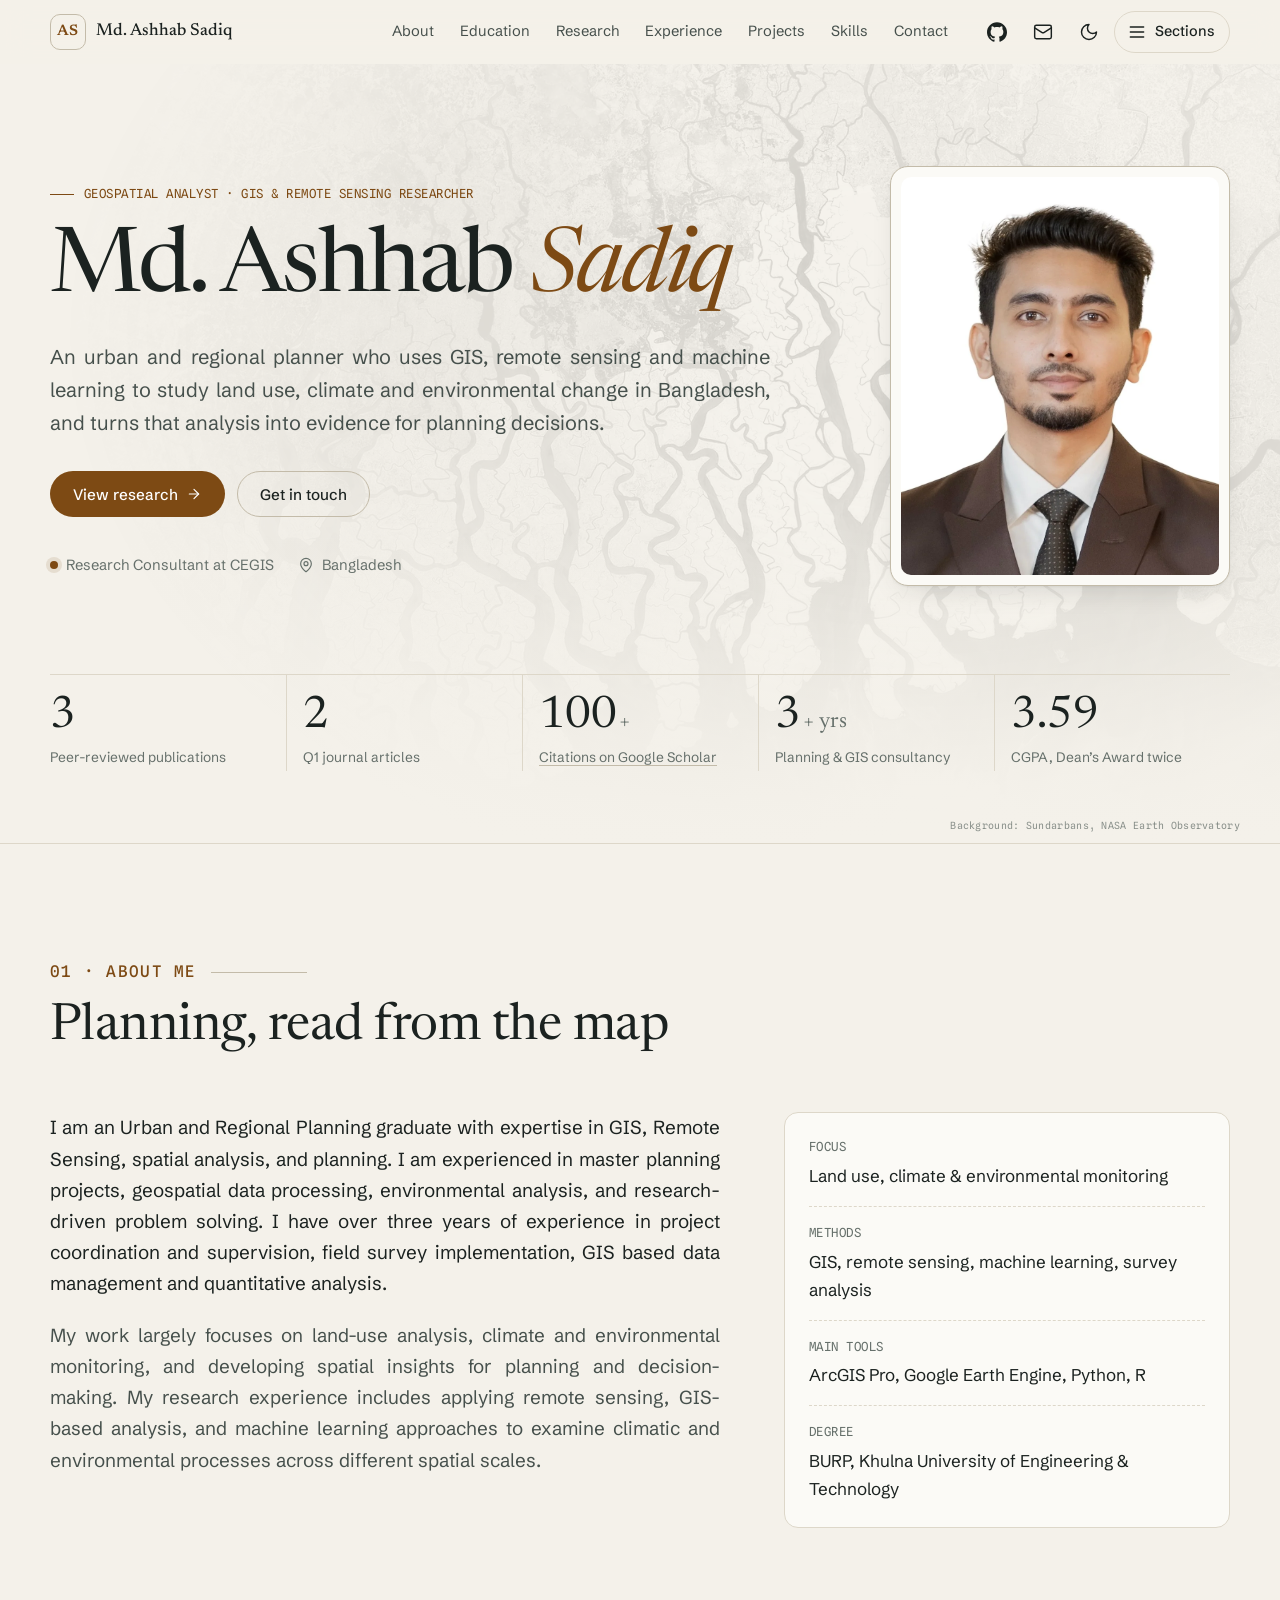
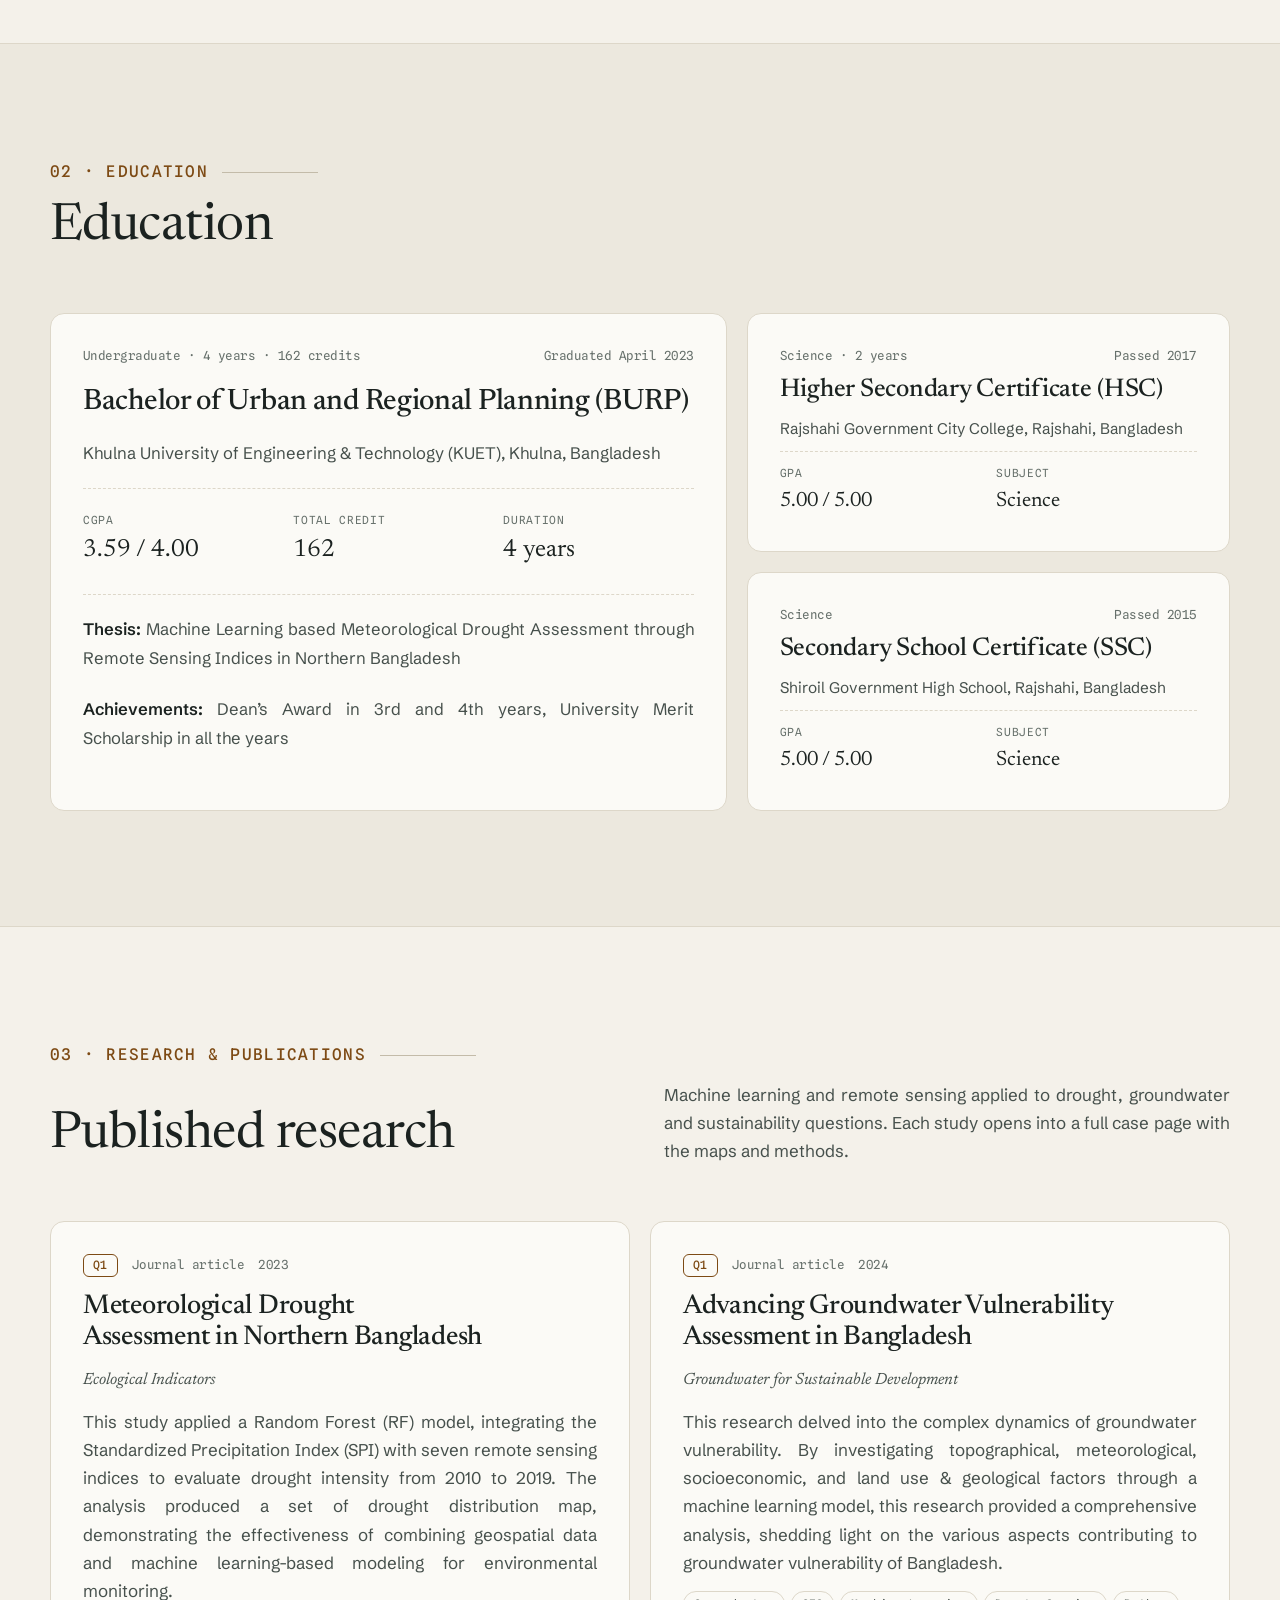
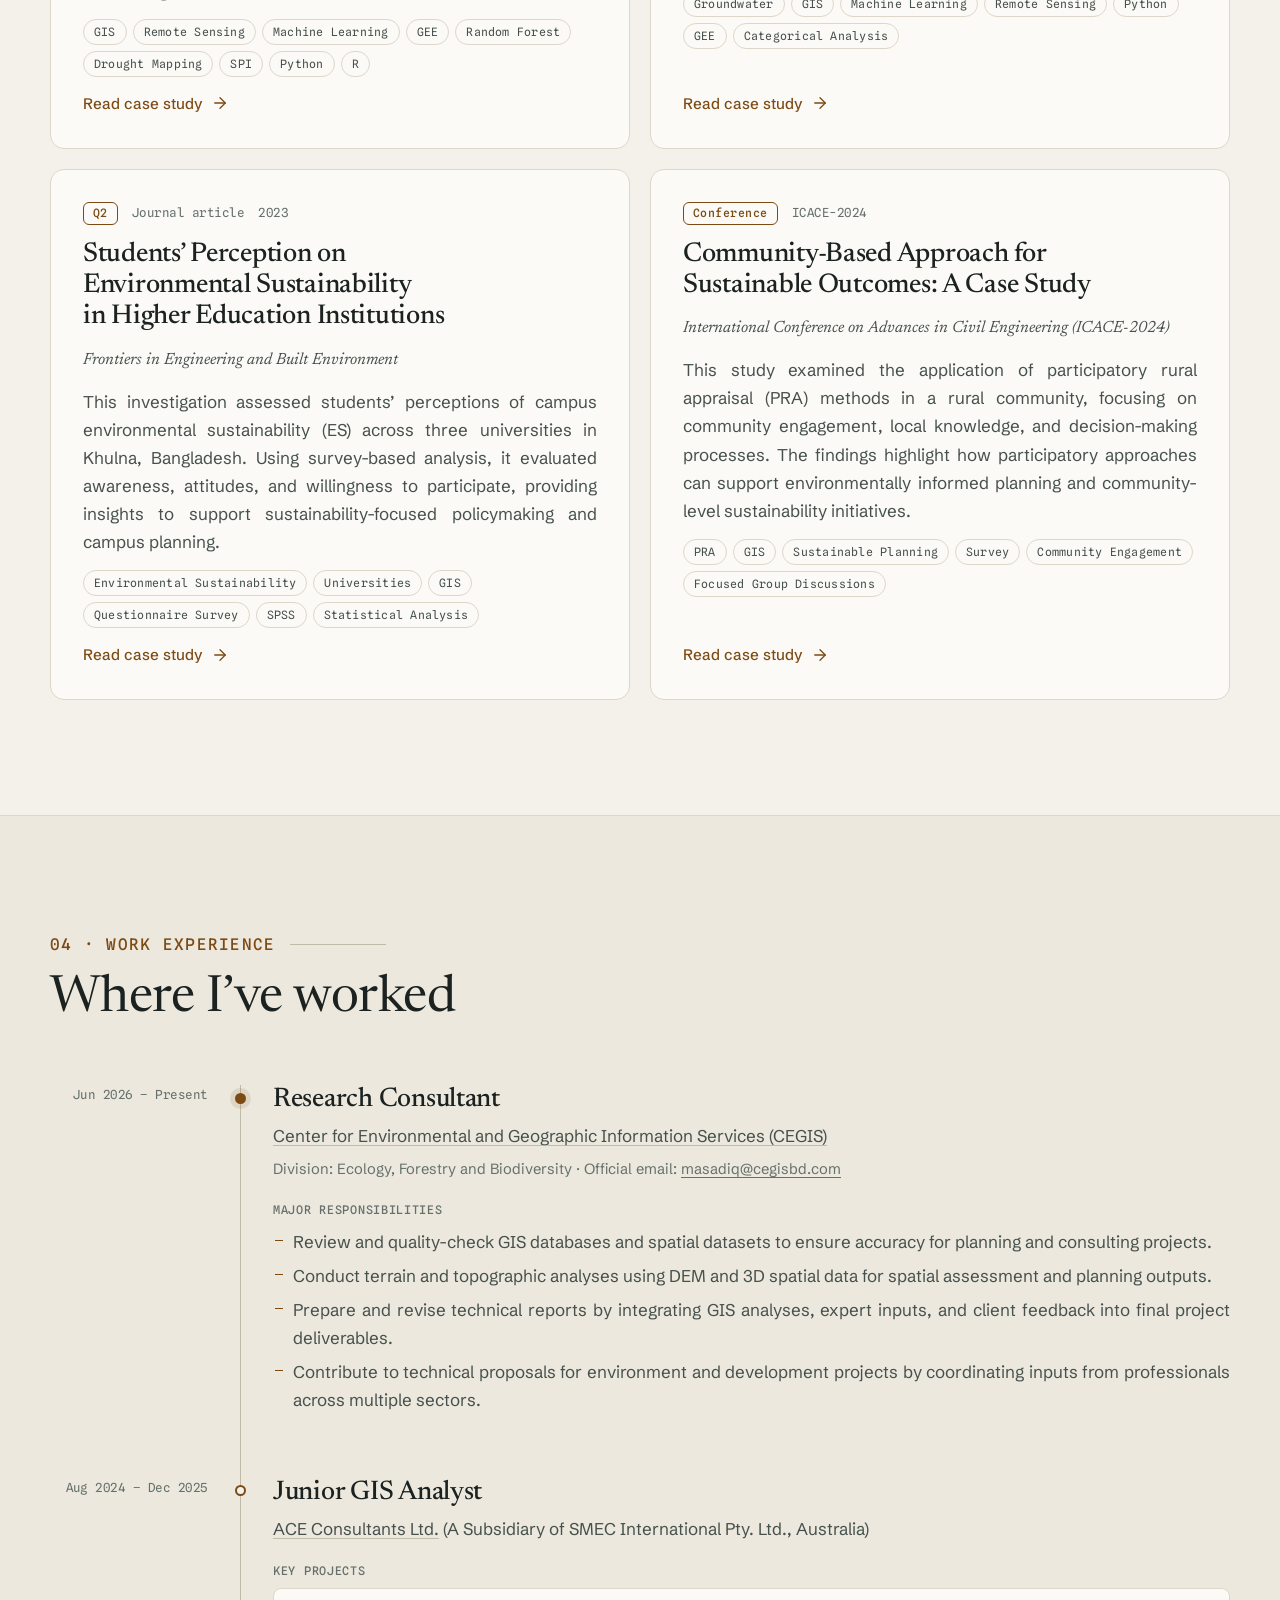
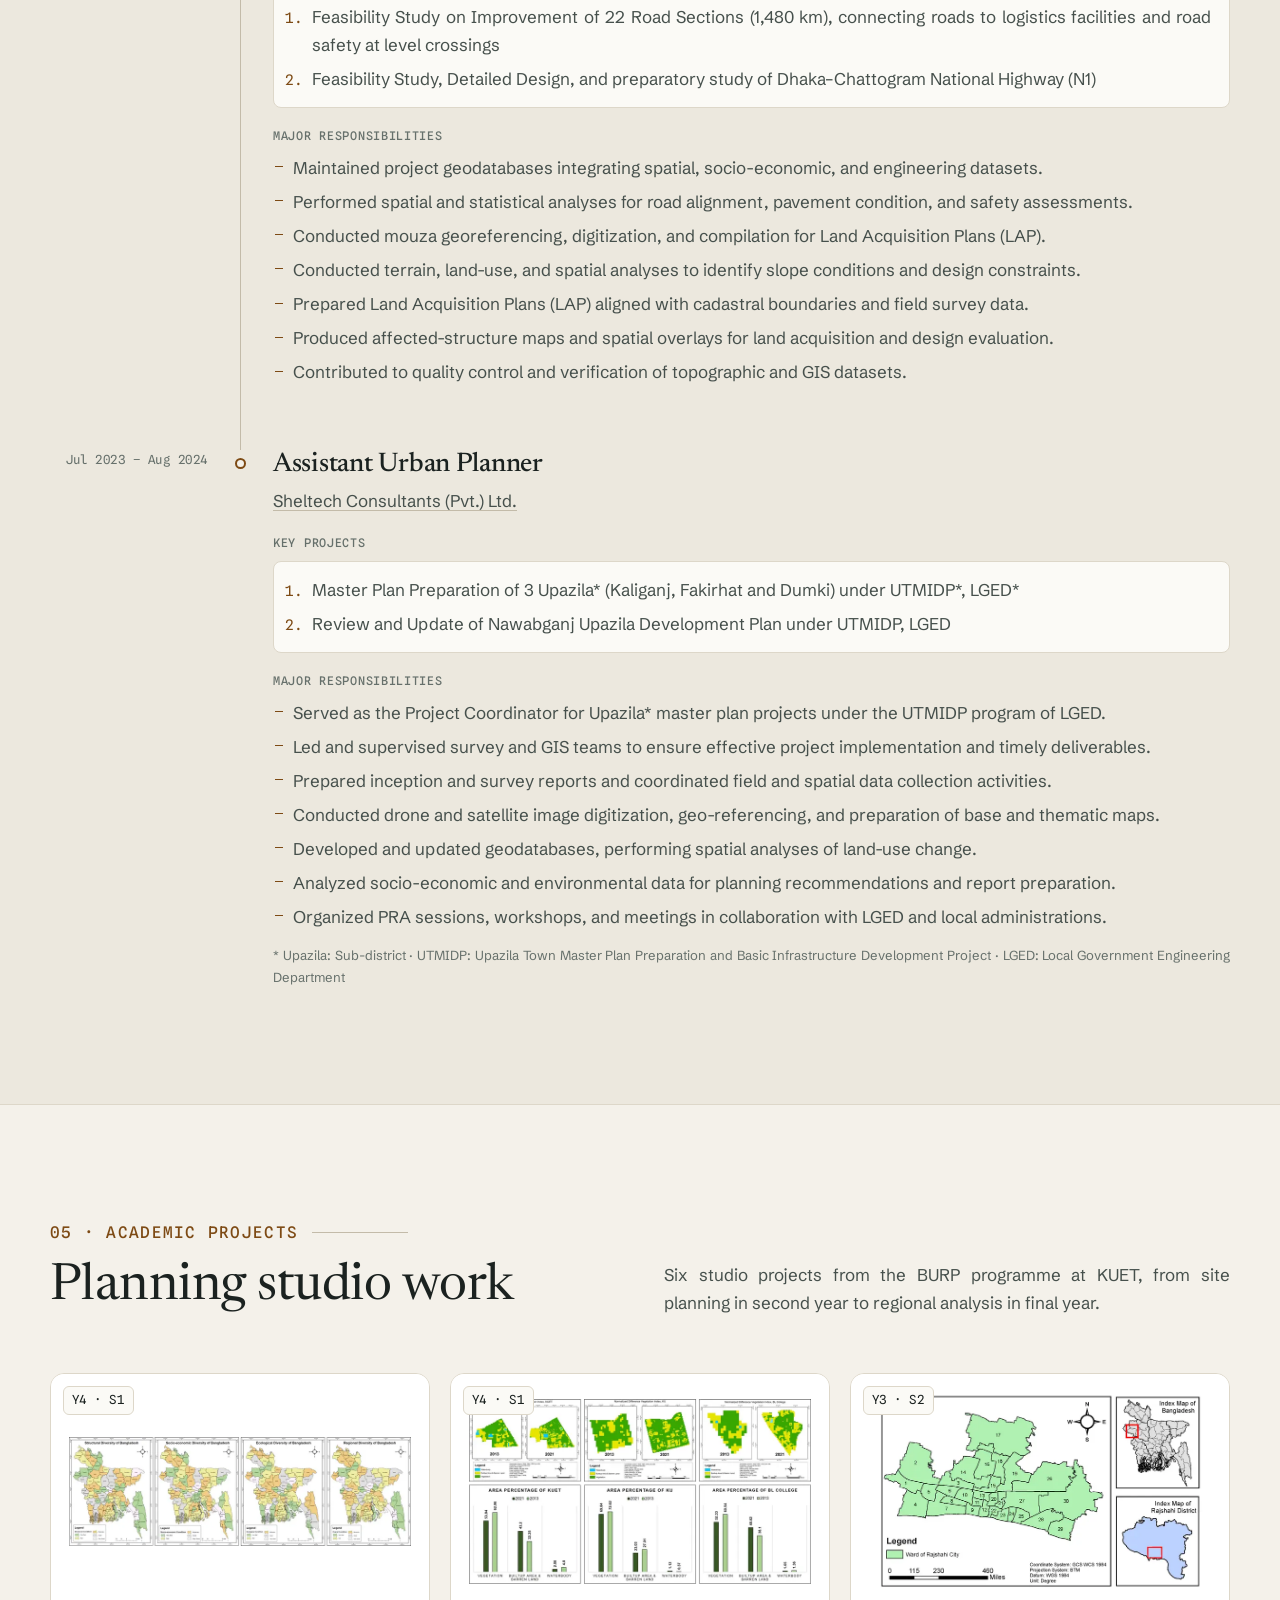
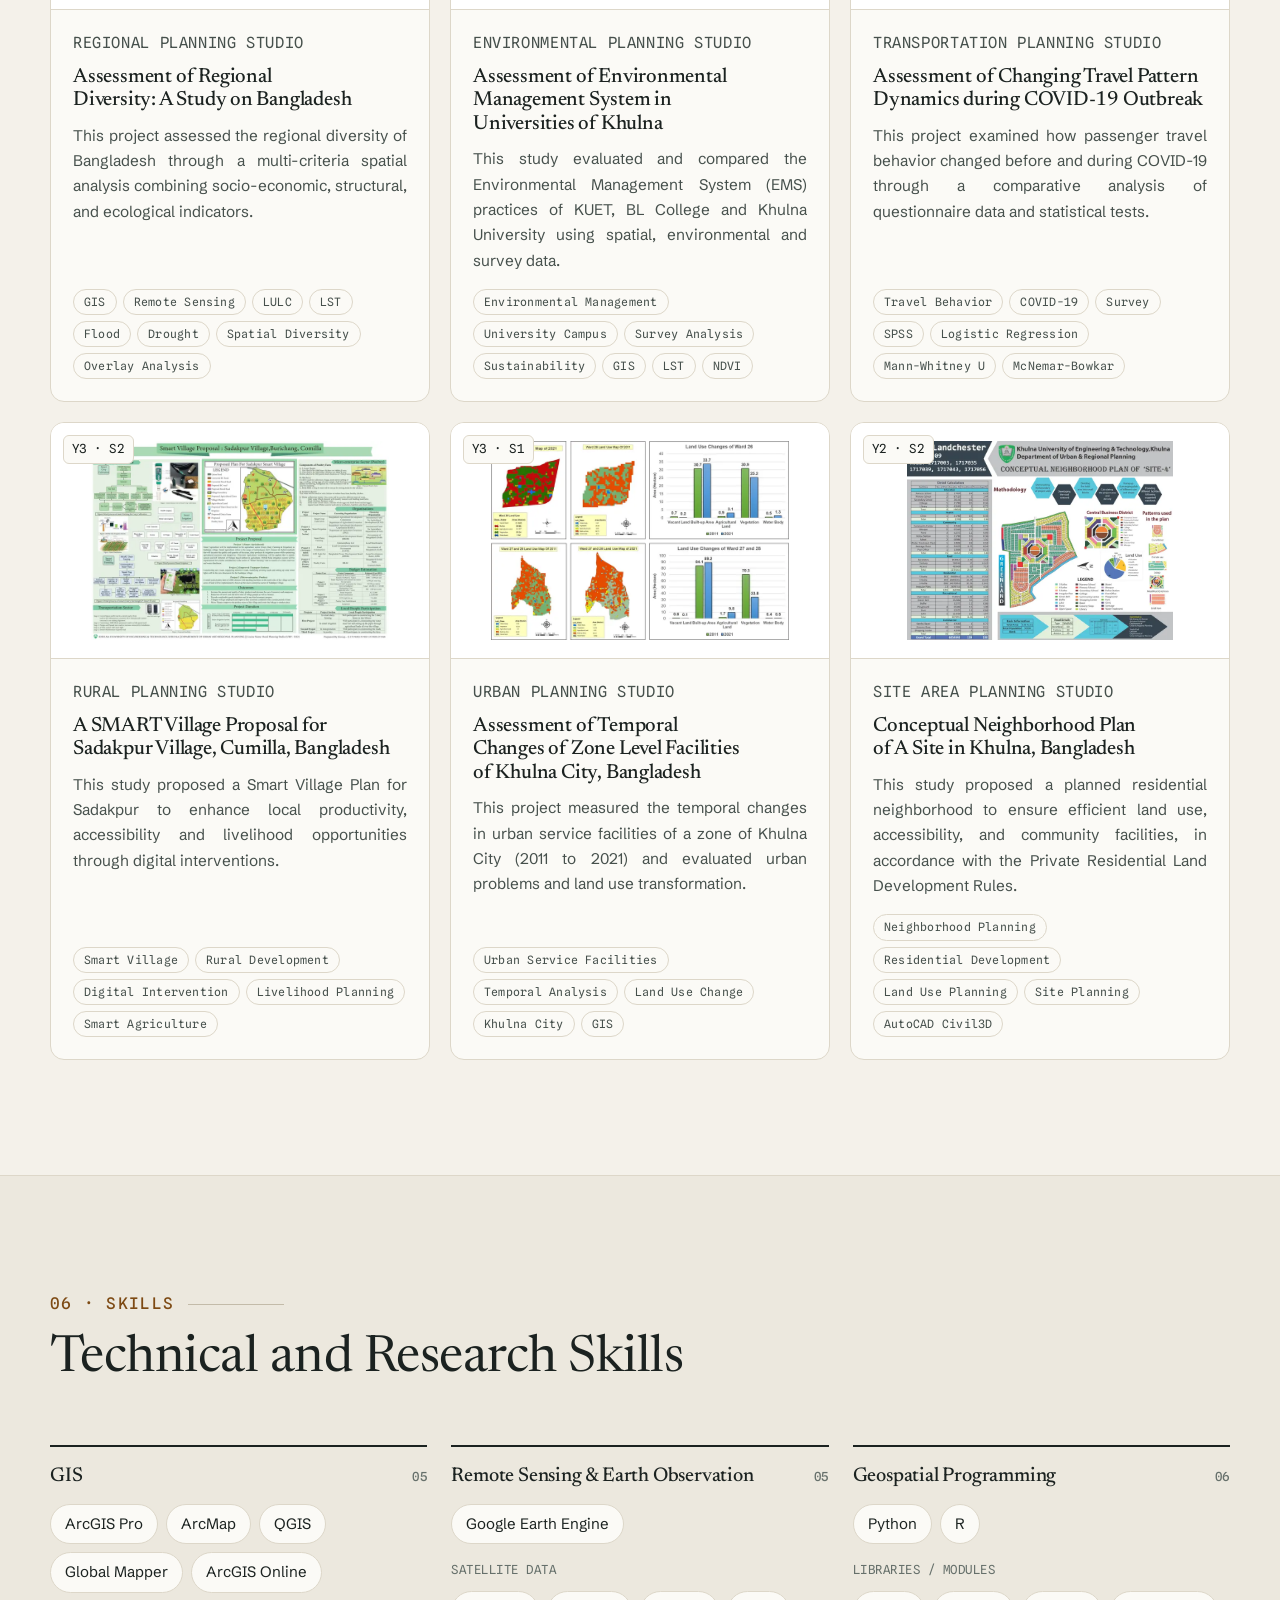
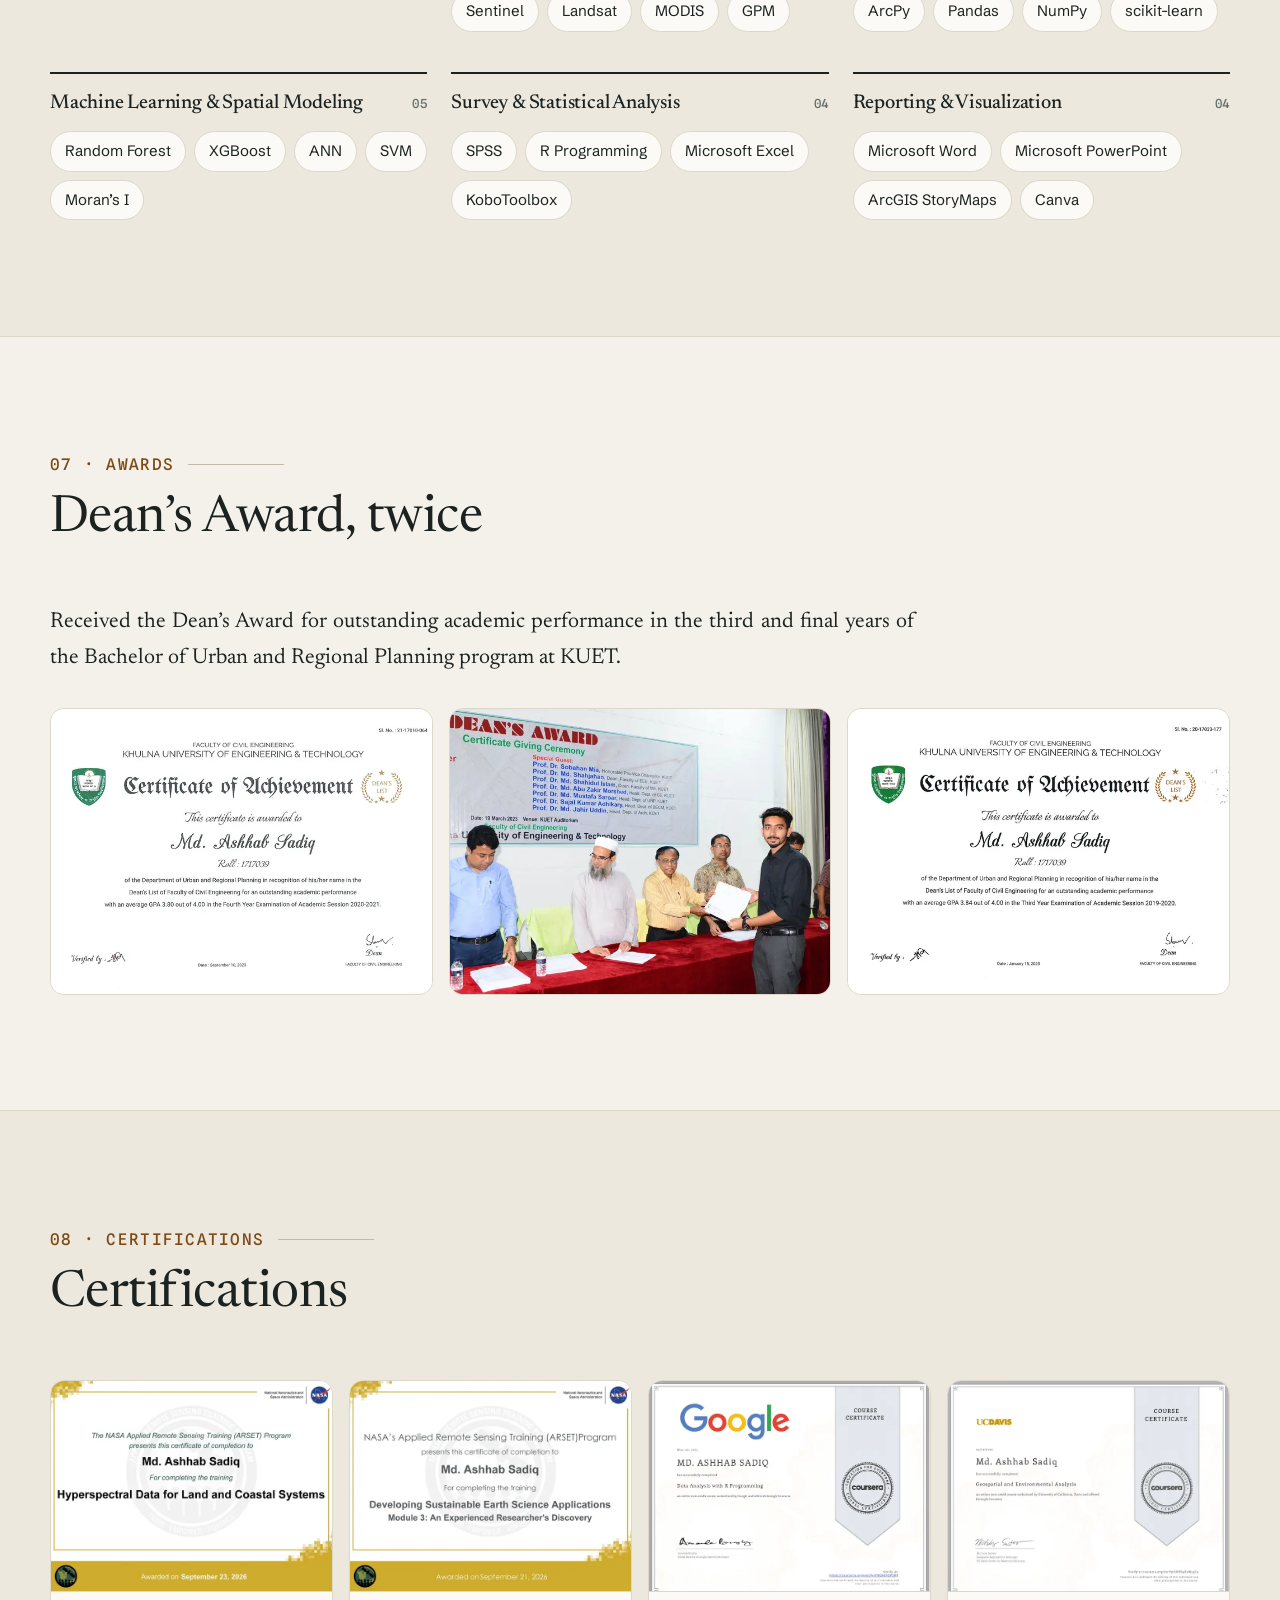
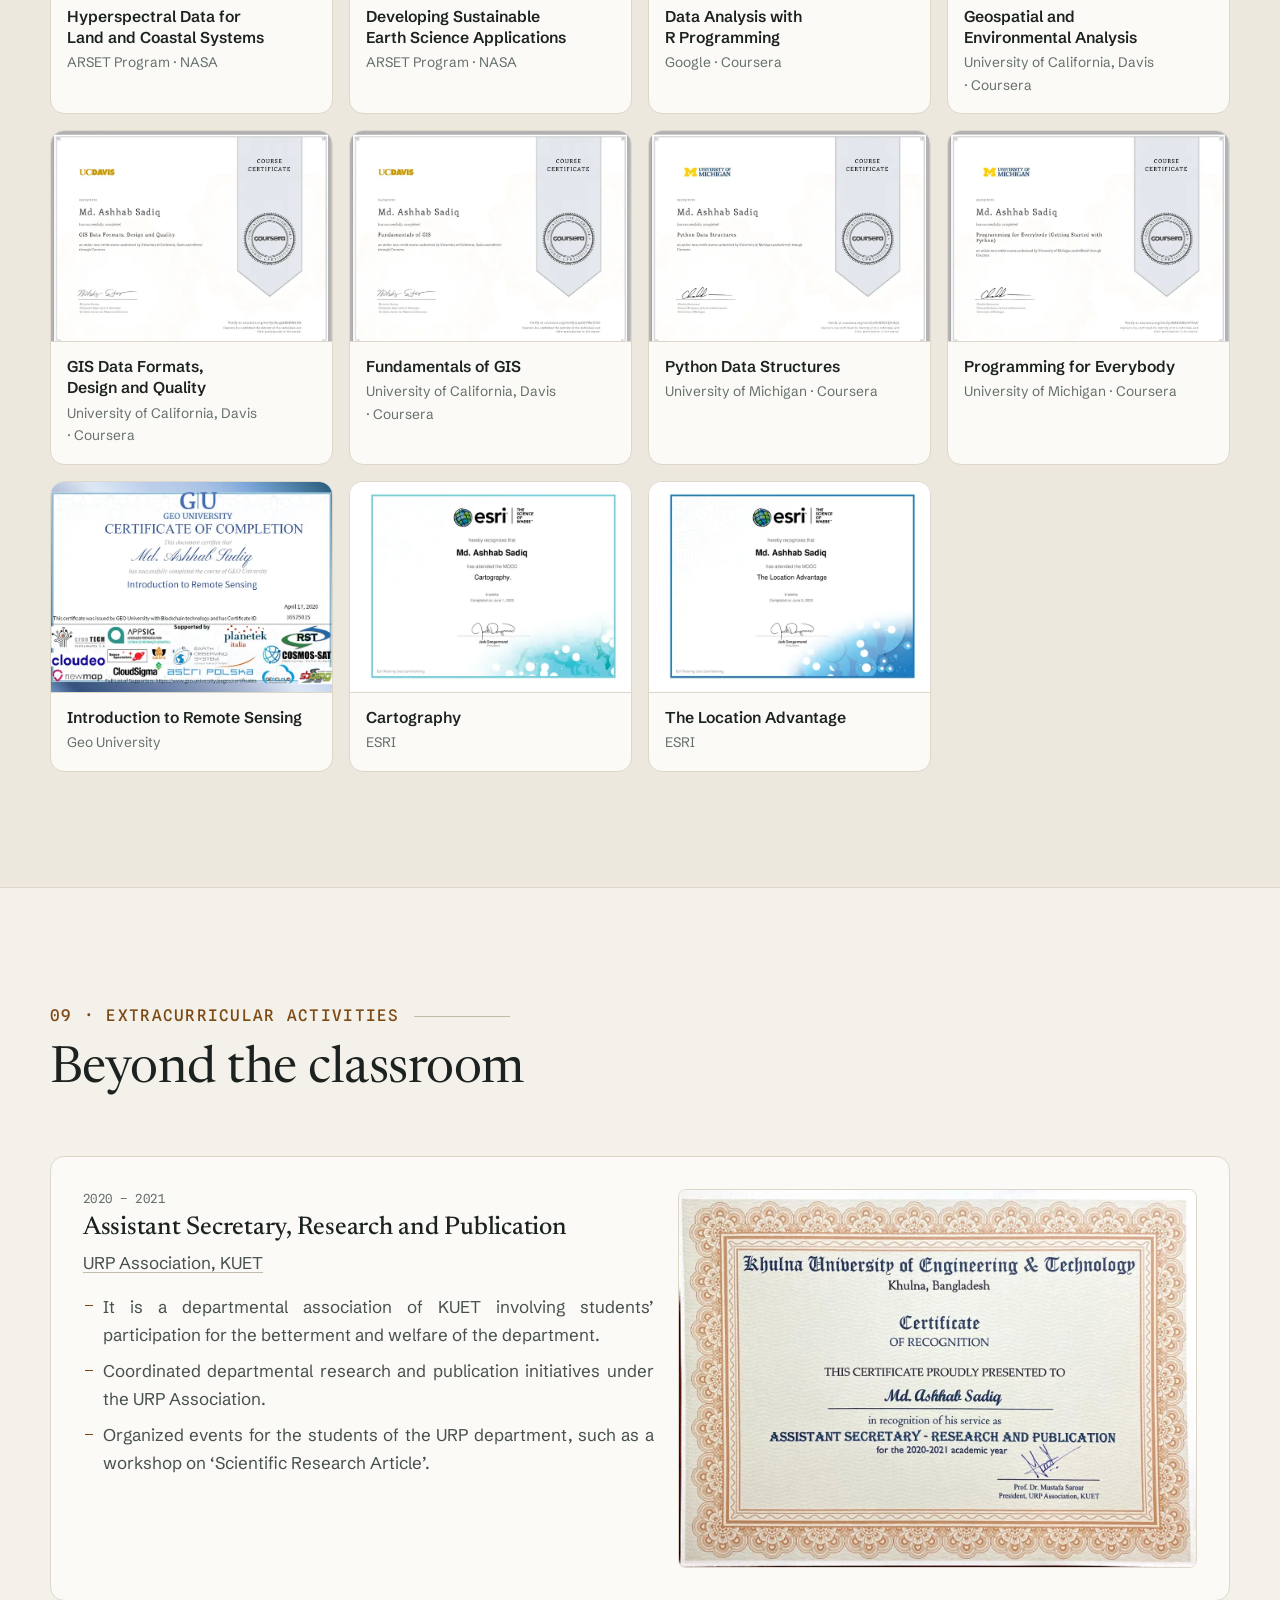
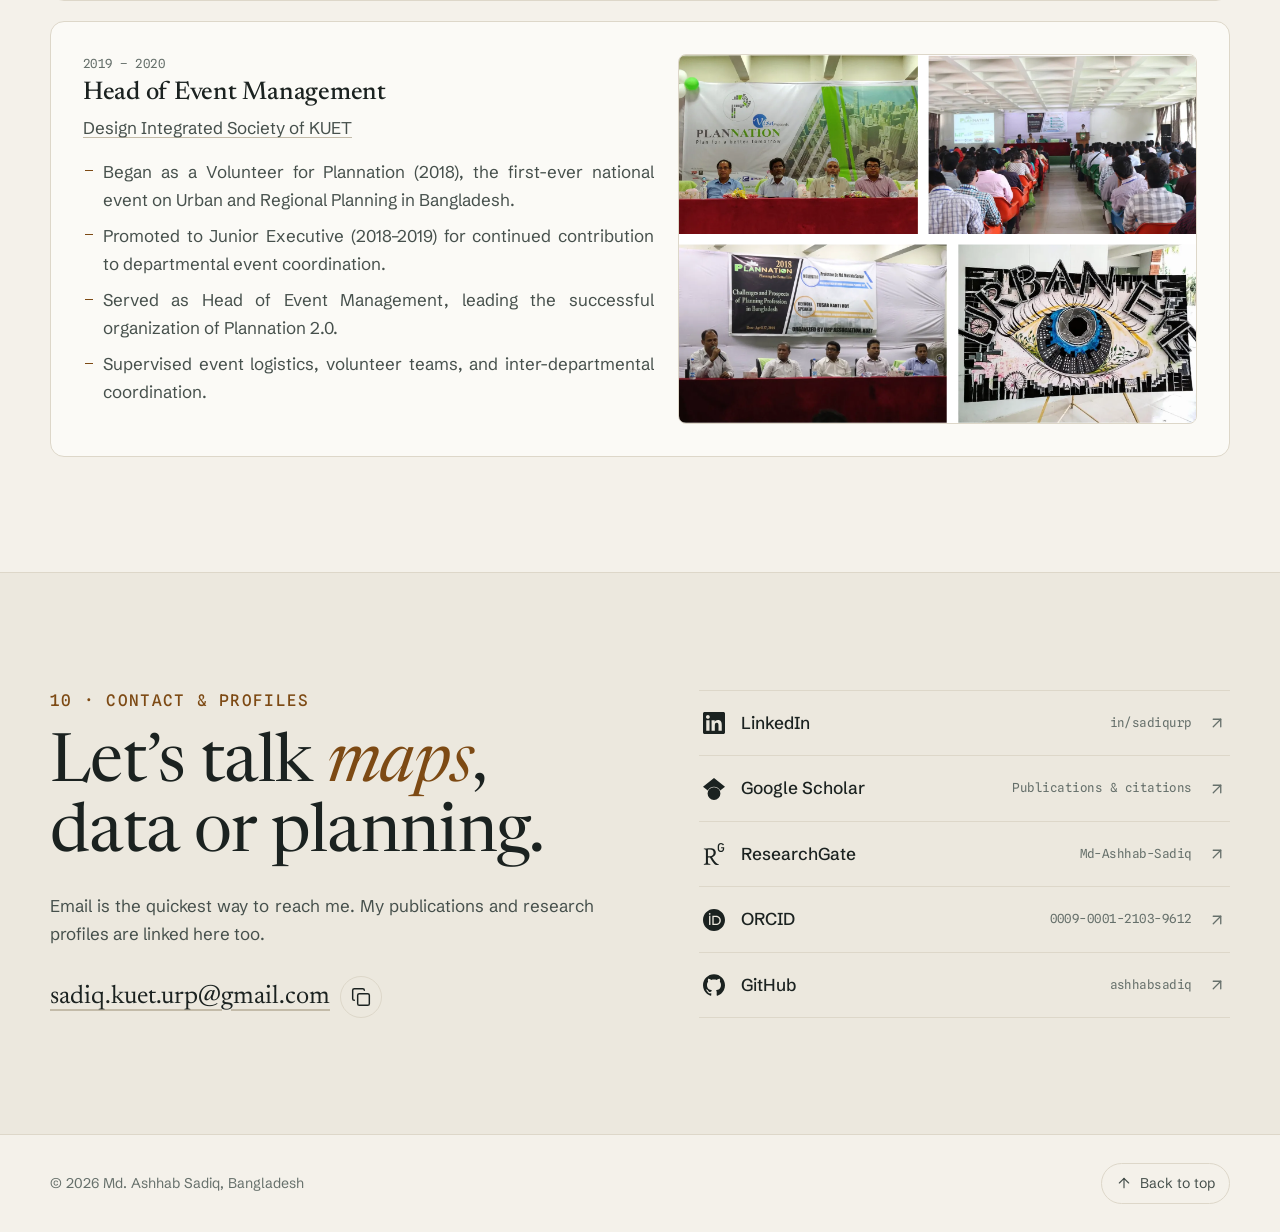
<file: index.html>
<!DOCTYPE html>
<html lang="en">
<head>
  <meta charset="UTF-8">
  <meta name="viewport" content="width=device-width, initial-scale=1, viewport-fit=cover">
  <title>Md. Ashhab Sadiq · Geospatial Analyst &amp; Urban Planner</title>
  <meta name="description" content="Portfolio of Md. Ashhab Sadiq, an urban and regional planner and GIS &amp; remote sensing researcher from Bangladesh: publications, studio projects and professional work.">
  <meta name="author" content="Md. Ashhab Sadiq">
  <meta name="theme-color" content="#f4f1ea">
  <link rel="canonical" href="https://ashhabsadiq.github.io/">
  <meta property="og:type" content="website">
  <meta property="og:title" content="Md. Ashhab Sadiq · Geospatial Analyst &amp; Urban Planner">
  <meta property="og:description" content="GIS, remote sensing and machine learning for land use, climate and environmental planning in Bangladesh.">
  <meta property="og:url" content="https://ashhabsadiq.github.io/">
  <meta property="og:image" content="https://ashhabsadiq.github.io/Images/web/portrait.webp">
  <link rel="icon" href="Images/Icon.ico">
  <script>(function(){var d=document.documentElement;d.classList.add('js');try{var t=localStorage.getItem('theme');if(t==='light'||t==='dark')d.setAttribute('data-theme',t);}catch(e){}})();</script>
  <link rel="preconnect" href="https://fonts.googleapis.com">
  <link rel="preconnect" href="https://fonts.gstatic.com" crossorigin>
  <link rel="stylesheet" href="https://fonts.googleapis.com/css2?family=Newsreader:ital,opsz,wght@0,6..72,400..600;1,6..72,400..500&amp;family=Schibsted+Grotesk:wght@400;500;600&amp;family=Spline+Sans+Mono:wght@400;500&amp;display=swap">
  <link rel="stylesheet" href="style.css">
  <script src="script.js" defer></script>
</head>
<body>
<a class="skip-link" href="#main">Skip to content</a>

<!-- ============ HEADER ============ -->
<header class="site-header">
  <div class="container header-inner">
    <a class="brand" href="#top" aria-label="Md. Ashhab Sadiq, back to top">
      <span class="brand-mark" aria-hidden="true">AS</span>
      <span class="brand-name">Md. Ashhab Sadiq</span>
    </a>
    <nav class="nav-desktop" aria-label="Primary">
      <a href="#about">About</a>
      <a href="#education">Education</a>
      <a href="#research">Research</a>
      <a href="#experience">Experience</a>
      <a href="#projects">Projects</a>
      <a href="#skills">Skills</a>
      <a href="#contact">Contact</a>
    </nav>
    <div class="header-actions">
      <a class="icon-btn hide-xs" href="https://github.com/ashhabsadiq" target="_blank" rel="noopener" aria-label="GitHub" title="GitHub"><svg class="icon" aria-hidden="true"><use href="icons.svg#github"/></svg></a>
      <a class="icon-btn hide-xs" href="mailto:sadiq.kuet.urp@gmail.com" aria-label="Email" title="Email"><svg class="icon" aria-hidden="true"><use href="icons.svg#mail"/></svg></a>
      <button class="icon-btn theme-toggle" type="button" aria-label="Toggle colour theme" title="Light / dark">
        <svg class="icon icon-moon" aria-hidden="true"><use href="icons.svg#moon"/></svg>
        <svg class="icon icon-sun" aria-hidden="true"><use href="icons.svg#sun"/></svg>
      </button>
      <button class="icon-btn menu-btn" type="button" data-drawer-open aria-controls="drawer" aria-expanded="false">
        <svg class="icon" aria-hidden="true"><use href="icons.svg#menu"/></svg><span>Sections</span>
      </button>
    </div>
  </div>
</header>

<aside id="drawer" class="drawer" aria-label="All sections" aria-hidden="true">
  <div class="drawer-head">
    <span class="mono">Sections</span>
    <button class="icon-btn" type="button" data-drawer-close aria-label="Close menu"><svg class="icon" aria-hidden="true"><use href="icons.svg#close"/></svg></button>
  </div>
  <nav class="drawer-nav" aria-label="Sections">
    <ol>
      <li><a href="#about">About me</a></li>
      <li><a href="#education">Education</a></li>
      <li><a href="#research">Research &amp; publications</a></li>
      <li><a href="#experience">Work experience</a></li>
      <li><a href="#projects">Academic projects</a></li>
      <li><a href="#skills">Technical &amp; research skills</a></li>
      <li><a href="#awards">Awards</a></li>
      <li><a href="#certifications">Certifications</a></li>
      <li><a href="#extracurricular">Extracurricular</a></li>
      <li><a href="#contact">Contact &amp; profiles</a></li>
    </ol>
  </nav>
  <div class="drawer-foot">
    <a class="icon-btn" href="https://github.com/ashhabsadiq" target="_blank" rel="noopener" aria-label="GitHub"><svg class="icon" aria-hidden="true"><use href="icons.svg#github"/></svg></a>
    <a class="icon-btn" href="https://www.linkedin.com/in/sadiqurp" target="_blank" rel="noopener" aria-label="LinkedIn"><svg class="icon" aria-hidden="true"><use href="icons.svg#linkedin"/></svg></a>
    <a class="icon-btn" href="https://scholar.google.com/citations?user=yBWItBoAAAAJ&amp;hl=en" target="_blank" rel="noopener" aria-label="Google Scholar"><svg class="icon" aria-hidden="true"><use href="icons.svg#scholar"/></svg></a>
    <a class="icon-btn" href="https://www.researchgate.net/profile/Md-Ashhab-Sadiq" target="_blank" rel="noopener" aria-label="ResearchGate"><svg class="icon" aria-hidden="true"><use href="icons.svg#researchgate"/></svg></a>
    <a class="icon-btn" href="https://orcid.org/0009-0001-2103-9612" target="_blank" rel="noopener" aria-label="ORCID"><svg class="icon" aria-hidden="true"><use href="icons.svg#orcid"/></svg></a>
    <a class="icon-btn" href="mailto:sadiq.kuet.urp@gmail.com" aria-label="Email"><svg class="icon" aria-hidden="true"><use href="icons.svg#mail"/></svg></a>
  </div>
</aside>
<div class="drawer-backdrop" aria-hidden="true"></div>

<main id="main">

<!-- ============ HERO ============ -->
<section class="hero" id="top">
  <div class="hero-bg" aria-hidden="true"></div>
  <a class="bg-credit" href="https://commons.wikimedia.org/wiki/File:Sundarbans.jpg" target="_blank" rel="noopener">Background: Sundarbans, NASA Earth Observatory</a>
  <div class="container">
    <div class="hero-grid">
      <div class="hero-copy">
        <p class="eyebrow mono">Geospatial Analyst · GIS &amp; Remote Sensing Researcher</p>
        <h1>Md. Ashhab <em>Sadiq</em></h1>
        <p class="lede">An urban and regional planner who uses GIS, remote sensing and machine learning to study land use, climate and environmental change in Bangladesh, and turns that analysis into evidence for planning decisions.</p>
        <div class="hero-actions">
          <a class="btn btn-primary" href="#research">View research <svg class="icon icon-right" aria-hidden="true"><use href="icons.svg#arrow-right"/></svg></a>
          <a class="btn btn-ghost" href="#contact">Get in touch</a>
        </div>
        <div class="hero-status">
          <span><i class="dot" aria-hidden="true"></i>Research Consultant at CEGIS</span>
          <span><svg class="icon" aria-hidden="true"><use href="icons.svg#pin"/></svg>Bangladesh</span>
        </div>
      </div>
      <figure class="hero-photo">
        <img src="Images/web/portrait.webp" width="901" height="1126" alt="Portrait of Md. Ashhab Sadiq" fetchpriority="high" decoding="async">
      </figure>
    </div>

    <dl class="stats">
      <div class="stat"><dt class="sr-only">Publications</dt><dd class="stat-value">3</dd><dd class="stat-label">Peer-reviewed publications</dd></div>
      <div class="stat"><dt class="sr-only">Q1 journals</dt><dd class="stat-value">2</dd><dd class="stat-label">Q1 journal articles</dd></div>
      <div class="stat"><dt class="sr-only">Citations</dt><dd class="stat-value">100<small>+</small></dd><dd class="stat-label"><a href="https://scholar.google.com/citations?user=yBWItBoAAAAJ&amp;hl=en" target="_blank" rel="noopener">Citations on Google Scholar</a></dd></div>
      <div class="stat"><dt class="sr-only">Experience</dt><dd class="stat-value">3<small>+ yrs</small></dd><dd class="stat-label">Planning &amp; GIS consultancy</dd></div>
      <div class="stat"><dt class="sr-only">CGPA</dt><dd class="stat-value">3.59</dd><dd class="stat-label">CGPA, Dean’s Award twice</dd></div>
    </dl>
  </div>
</section>

<!-- ============ ABOUT ============ -->
<section id="about" class="section">
  <div class="container">
    <header class="section-head reveal">
      <p class="mono">01 · About me</p>
      <h2>Planning, read from the map</h2>
    </header>
    <div class="about-grid">
      <div class="about-text reveal">
        <p>I am an Urban and Regional Planning graduate with expertise in GIS, Remote Sensing, spatial analysis, and planning. I am experienced in master planning projects, geospatial data processing, environmental analysis, and research-driven problem solving. I have over three years of experience in project coordination and supervision, field survey implementation, GIS based data management and quantitative analysis.</p>
        <p>My work largely focuses on land-use analysis, climate and environmental monitoring, and developing spatial insights for planning and decision-making. My research experience includes applying remote sensing, GIS-based analysis, and machine learning approaches to examine climatic and environmental processes across different spatial scales.</p>
      </div>
      <dl class="fact-sheet reveal">
        <div><dt class="mono">Focus</dt><dd>Land use, climate &amp; environmental monitoring</dd></div>
        <div><dt class="mono">Methods</dt><dd>GIS, remote sensing, machine learning, survey analysis</dd></div>
        <div><dt class="mono">Main tools</dt><dd>ArcGIS Pro, Google Earth Engine, Python, R</dd></div>
        <div><dt class="mono">Degree</dt><dd>BURP, Khulna University of Engineering &amp; Technology</dd></div>
      </dl>
    </div>
  </div>
</section>

<!-- ============ EDUCATION ============ -->
<section id="education" class="section section-alt">
  <div class="container">
    <header class="section-head reveal">
      <p class="mono">02 · Education</p>
      <h2>Education</h2>
    </header>
    <div class="edu-grid">
      <article class="edu reveal">
        <div class="edu-top mono"><span>Undergraduate · 4 years · 162 credits</span><span>Graduated April 2023</span></div>
        <h3><a href="https://www.kuet.ac.bd/urp" target="_blank" rel="noopener">Bachelor of Urban and Regional Planning (BURP)</a></h3>
        <p class="edu-school"><a href="https://kuet.ac.bd/" target="_blank" rel="noopener">Khulna University of Engineering &amp; Technology (KUET), Khulna, Bangladesh</a></p>
        <dl>
          <div><dt>CGPA</dt><dd>3.59 / 4.00</dd></div>
          <div><dt>Total credit</dt><dd>162</dd></div>
          <div><dt>Duration</dt><dd>4 years</dd></div>
        </dl>
        <p><strong>Thesis:</strong> Machine Learning based Meteorological Drought Assessment through Remote Sensing Indices in Northern Bangladesh</p>
        <p><strong>Achievements:</strong> Dean’s Award in 3rd and 4th years, University Merit Scholarship in all the years</p>
      </article>
      <div class="edu-stack">
        <article class="edu edu-sm reveal">
          <div class="edu-top mono"><span>Science · 2 years</span><span>Passed 2017</span></div>
          <h3>Higher Secondary Certificate (HSC)</h3>
          <p class="edu-school"><a href="https://rc.gov.bd/" target="_blank" rel="noopener">Rajshahi Government City College, Rajshahi, Bangladesh</a></p>
          <dl>
            <div><dt>GPA</dt><dd>5.00 / 5.00</dd></div>
            <div><dt>Subject</dt><dd>Science</dd></div>
          </dl>
        </article>
        <article class="edu edu-sm reveal">
          <div class="edu-top mono"><span>Science</span><span>Passed 2015</span></div>
          <h3>Secondary School Certificate (SSC)</h3>
          <p class="edu-school">Shiroil Government High School, Rajshahi, Bangladesh</p>
          <dl>
            <div><dt>GPA</dt><dd>5.00 / 5.00</dd></div>
            <div><dt>Subject</dt><dd>Science</dd></div>
          </dl>
        </article>
      </div>
    </div>
  </div>
</section>

<!-- ============ RESEARCH ============ -->
<section id="research" class="section">
  <div class="container">
    <header class="section-head split-head reveal">
      <p class="mono">03 · Research &amp; publications</p>
      <h2>Published research</h2>
      <p>Machine learning and remote sensing applied to drought, groundwater and sustainability questions. Each study opens into a full case page with the maps and methods.</p>
    </header>

    <div class="pub-list">
      <article id="research-drought" class="pub reveal">
        <div class="pub-body">
          <div class="pub-meta mono"><span class="badge">Q1</span><span>Journal article</span><span>2023</span></div>
          <h3><a href="research-drought.html">Meteorological Drought Assessment in Northern Bangladesh</a></h3>
          <p class="pub-venue">Ecological Indicators</p>
          <p>This study applied a Random Forest (RF) model, integrating the Standardized Precipitation Index (SPI) with seven remote sensing indices to evaluate drought intensity from 2010 to 2019. The analysis produced a set of drought distribution map, demonstrating the effectiveness of combining geospatial data and machine learning-based modeling for environmental monitoring.</p>
          <ul class="tags" aria-label="Keywords">
            <li>GIS</li><li>Remote Sensing</li><li>Machine Learning</li><li>GEE</li><li>Random Forest</li><li>Drought Mapping</li><li>SPI</li><li>Python</li><li>R</li>
          </ul>
          <span class="read-more" aria-hidden="true">Read case study <svg class="icon"><use href="icons.svg#arrow-right"/></svg></span>
        </div>
      </article>

      <article id="research-groundwater" class="pub reveal">
        <div class="pub-body">
          <div class="pub-meta mono"><span class="badge">Q1</span><span>Journal article</span><span>2024</span></div>
          <h3><a href="research-groundwater.html">Advancing Groundwater Vulnerability Assessment in Bangladesh</a></h3>
          <p class="pub-venue">Groundwater for Sustainable Development</p>
          <p>This research delved into the complex dynamics of groundwater vulnerability. By investigating topographical, meteorological, socioeconomic, and land use &amp; geological factors through a machine learning model, this research provided a comprehensive analysis, shedding light on the various aspects contributing to groundwater vulnerability of Bangladesh.</p>
          <ul class="tags" aria-label="Keywords">
            <li>Groundwater</li><li>GIS</li><li>Machine Learning</li><li>Remote Sensing</li><li>Python</li><li>GEE</li><li>Categorical Analysis</li>
          </ul>
          <span class="read-more" aria-hidden="true">Read case study <svg class="icon"><use href="icons.svg#arrow-right"/></svg></span>
        </div>
      </article>

      <article id="research-environment" class="pub reveal">
        <div class="pub-body">
          <div class="pub-meta mono"><span class="badge">Q2</span><span>Journal article</span><span>2023</span></div>
          <h3><a href="research-environment.html">Students’ Perception on Environmental Sustainability in Higher Education Institutions</a></h3>
          <p class="pub-venue">Frontiers in Engineering and Built Environment</p>
          <p>This investigation assessed students’ perceptions of campus environmental sustainability (ES) across three universities in Khulna, Bangladesh. Using survey-based analysis, it evaluated awareness, attitudes, and willingness to participate, providing insights to support sustainability-focused policymaking and campus planning.</p>
          <ul class="tags" aria-label="Keywords">
            <li>Environmental Sustainability</li><li>Universities</li><li>GIS</li><li>Questionnaire Survey</li><li>SPSS</li><li>Statistical Analysis</li>
          </ul>
          <span class="read-more" aria-hidden="true">Read case study <svg class="icon"><use href="icons.svg#arrow-right"/></svg></span>
        </div>
      </article>

      <article id="research-community" class="pub reveal">
        <div class="pub-body">
          <div class="pub-meta mono"><span class="badge">Conference</span><span>ICACE-2024</span></div>
          <h3><a href="research-community.html">Community-Based Approach for Sustainable Outcomes: A Case Study</a></h3>
          <p class="pub-venue">International Conference on Advances in Civil Engineering (ICACE-2024)</p>
          <p>This study examined the application of participatory rural appraisal (PRA) methods in a rural community, focusing on community engagement, local knowledge, and decision-making processes. The findings highlight how participatory approaches can support environmentally informed planning and community-level sustainability initiatives.</p>
          <ul class="tags" aria-label="Keywords">
            <li>PRA</li><li>GIS</li><li>Sustainable Planning</li><li>Survey</li><li>Community Engagement</li><li>Focused Group Discussions</li>
          </ul>
          <span class="read-more" aria-hidden="true">Read case study <svg class="icon"><use href="icons.svg#arrow-right"/></svg></span>
        </div>
      </article>
    </div>
  </div>
</section>

<!-- ============ EXPERIENCE ============ -->
<section id="experience" class="section section-alt">
  <div class="container">
    <header class="section-head reveal">
      <p class="mono">04 · Work experience</p>
      <h2>Where I’ve worked</h2>
    </header>

    <ol class="timeline">
      <li class="role is-current reveal">
        <p class="role-when mono">Jun 2026 – Present</p>
        <div class="role-body">
          <h3>Research Consultant</h3>
          <span class="role-org"><a href="https://www.cegisbd.com/" target="_blank" rel="noopener">Center for Environmental and Geographic Information Services (CEGIS)</a></span>
          <span class="role-sub">Division: Ecology, Forestry and Biodiversity · Official email: <a href="mailto:masadiq@cegisbd.com">masadiq@cegisbd.com</a></span>
          <h4>Major responsibilities</h4>
          <ul>
            <li>Review and quality-check GIS databases and spatial datasets to ensure accuracy for planning and consulting projects.</li>
            <li>Conduct terrain and topographic analyses using DEM and 3D spatial data for spatial assessment and planning outputs.</li>
            <li>Prepare and revise technical reports by integrating GIS analyses, expert inputs, and client feedback into final project deliverables.</li>
            <li>Contribute to technical proposals for environment and development projects by coordinating inputs from professionals across multiple sectors.</li>
          </ul>
        </div>
      </li>

      <li class="role reveal">
        <p class="role-when mono">Aug 2024 – Dec 2025</p>
        <div class="role-body">
          <h3>Junior GIS Analyst</h3>
          <span class="role-org"><a href="https://www.acebd.com/" target="_blank" rel="noopener">ACE Consultants Ltd.</a> (A Subsidiary of SMEC International Pty. Ltd., Australia)</span>
          <h4>Key projects</h4>
          <ol class="projects-box">
            <li>Feasibility Study on Improvement of 22 Road Sections (1,480 km), connecting roads to logistics facilities and road safety at level crossings</li>
            <li>Feasibility Study, Detailed Design, and preparatory study of Dhaka–Chattogram National Highway (N1)</li>
          </ol>
          <h4>Major responsibilities</h4>
          <ul>
            <li>Maintained project geodatabases integrating spatial, socio-economic, and engineering datasets.</li>
            <li>Performed spatial and statistical analyses for road alignment, pavement condition, and safety assessments.</li>
            <li>Conducted mouza georeferencing, digitization, and compilation for Land Acquisition Plans (LAP).</li>
            <li>Conducted terrain, land-use, and spatial analyses to identify slope conditions and design constraints.</li>
            <li>Prepared Land Acquisition Plans (LAP) aligned with cadastral boundaries and field survey data.</li>
            <li>Produced affected-structure maps and spatial overlays for land acquisition and design evaluation.</li>
            <li>Contributed to quality control and verification of topographic and GIS datasets.</li>
          </ul>
        </div>
      </li>

      <li class="role reveal">
        <p class="role-when mono">Jul 2023 – Aug 2024</p>
        <div class="role-body">
          <h3>Assistant Urban Planner</h3>
          <span class="role-org"><a href="https://www.scplbd.com/" target="_blank" rel="noopener">Sheltech Consultants (Pvt.) Ltd.</a></span>
          <h4>Key projects</h4>
          <ol class="projects-box">
            <li>Master Plan Preparation of 3 Upazila* (Kaliganj, Fakirhat and Dumki) under UTMIDP*, LGED*</li>
            <li>Review and Update of Nawabganj Upazila Development Plan under UTMIDP, LGED</li>
          </ol>
          <h4>Major responsibilities</h4>
          <ul>
            <li>Served as the Project Coordinator for Upazila* master plan projects under the UTMIDP program of LGED.</li>
            <li>Led and supervised survey and GIS teams to ensure effective project implementation and timely deliverables.</li>
            <li>Prepared inception and survey reports and coordinated field and spatial data collection activities.</li>
            <li>Conducted drone and satellite image digitization, geo-referencing, and preparation of base and thematic maps.</li>
            <li>Developed and updated geodatabases, performing spatial analyses of land-use change.</li>
            <li>Analyzed socio-economic and environmental data for planning recommendations and report preparation.</li>
            <li>Organized PRA sessions, workshops, and meetings in collaboration with LGED and local administrations.</li>
          </ul>
          <p class="footnote">* Upazila: Sub-district · UTMIDP: Upazila Town Master Plan Preparation and Basic Infrastructure Development Project · LGED: Local Government Engineering Department</p>
        </div>
      </li>
    </ol>
  </div>
</section>

<!-- ============ PROJECTS ============ -->
<section id="projects" class="section">
  <div class="container">
    <header class="section-head split-head reveal">
      <p class="mono">05 · Academic projects</p>
      <h2>Planning studio work</h2>
      <p>Six studio projects from the BURP programme at KUET, from site planning in second year to regional analysis in final year.</p>
    </header>

    <div class="project-grid">
      <article id="academic-regional" class="project reveal">
        <div class="pub-thumb"><img width="720" height="230" src="Images/thumb/rps-finalmaps.webp" alt="" loading="lazy" decoding="async"></div>
        <span class="project-year mono">Y4 · S1</span>
        <div class="project-body">
          <p class="project-course mono">Regional Planning Studio</p>
          <h3><a href="academic-regional.html">Assessment of Regional Diversity: A Study on Bangladesh</a></h3>
          <p>This project assessed the regional diversity of Bangladesh through a multi-criteria spatial analysis combining socio-economic, structural, and ecological indicators.</p>
          <ul class="tags" aria-label="Keywords"><li>GIS</li><li>Remote Sensing</li><li>LULC</li><li>LST</li><li>Flood</li><li>Drought</li><li>Spatial Diversity</li><li>Overlay Analysis</li></ul>
        </div>
      </article>

      <article id="academic-ems" class="project reveal">
        <div class="pub-thumb"><img width="720" height="390" src="Images/thumb/eps-ndvi.webp" alt="" loading="lazy" decoding="async"></div>
        <span class="project-year mono">Y4 · S1</span>
        <div class="project-body">
          <p class="project-course mono">Environmental Planning Studio</p>
          <h3><a href="academic-ems.html">Assessment of Environmental Management System in Universities of Khulna</a></h3>
          <p>This study evaluated and compared the Environmental Management System (EMS) practices of KUET, BL College and Khulna University using spatial, environmental and survey data.</p>
          <ul class="tags" aria-label="Keywords"><li>Environmental Management</li><li>University Campus</li><li>Survey Analysis</li><li>Sustainability</li><li>GIS</li><li>LST</li><li>NDVI</li></ul>
        </div>
      </article>

      <article id="academic-transport" class="project reveal">
        <div class="pub-thumb"><img width="720" height="441" src="Images/thumb/tps-studyarea.webp" alt="" loading="lazy" decoding="async"></div>
        <span class="project-year mono">Y3 · S2</span>
        <div class="project-body">
          <p class="project-course mono">Transportation Planning Studio</p>
          <h3><a href="academic-transport.html">Assessment of Changing Travel Pattern Dynamics during COVID-19 Outbreak</a></h3>
          <p>This project examined how passenger travel behavior changed before and during COVID-19 through a comparative analysis of questionnaire data and statistical tests.</p>
          <ul class="tags" aria-label="Keywords"><li>Travel Behavior</li><li>COVID-19</li><li>Survey</li><li>SPSS</li><li>Logistic Regression</li><li>Mann-Whitney U</li><li>McNemar-Bowkar</li></ul>
        </div>
      </article>

      <article id="academic-rural" class="project reveal">
        <div class="pub-thumb"><img width="720" height="480" src="Images/thumb/rural-poster.webp" alt="" loading="lazy" decoding="async"></div>
        <span class="project-year mono">Y3 · S2</span>
        <div class="project-body">
          <p class="project-course mono">Rural Planning Studio</p>
          <h3><a href="academic-rural.html">A SMART Village Proposal for Sadakpur Village, Cumilla, Bangladesh</a></h3>
          <p>This study proposed a Smart Village Plan for Sadakpur to enhance local productivity, accessibility and livelihood opportunities through digital interventions.</p>
          <ul class="tags" aria-label="Keywords"><li>Smart Village</li><li>Rural Development</li><li>Digital Intervention</li><li>Livelihood Planning</li><li>Smart Agriculture</li></ul>
        </div>
      </article>

      <article id="academic-urban" class="project reveal">
        <div class="pub-thumb"><img width="720" height="482" src="Images/thumb/ups-lulc.webp" alt="" loading="lazy" decoding="async"></div>
        <span class="project-year mono">Y3 · S1</span>
        <div class="project-body">
          <p class="project-course mono">Urban Planning Studio</p>
          <h3><a href="academic-urban.html">Assessment of Temporal Changes of Zone Level Facilities of Khulna City, Bangladesh</a></h3>
          <p>This project measured the temporal changes in urban service facilities of a zone of Khulna City (2011 to 2021) and evaluated urban problems and land use transformation.</p>
          <ul class="tags" aria-label="Keywords"><li>Urban Service Facilities</li><li>Temporal Analysis</li><li>Land Use Change</li><li>Khulna City</li><li>GIS</li></ul>
        </div>
      </article>

      <article id="academic-planning" class="project reveal">
        <div class="pub-thumb"><img width="720" height="540" src="Images/thumb/planning-poster.webp" alt="" loading="lazy" decoding="async"></div>
        <span class="project-year mono">Y2 · S2</span>
        <div class="project-body">
          <p class="project-course mono">Site Area Planning Studio</p>
          <h3><a href="academic-planning.html">Conceptual Neighborhood Plan of A Site in Khulna, Bangladesh</a></h3>
          <p>This study proposed a planned residential neighborhood to ensure efficient land use, accessibility, and community facilities, in accordance with the Private Residential Land Development Rules.</p>
          <ul class="tags" aria-label="Keywords"><li>Neighborhood Planning</li><li>Residential Development</li><li>Land Use Planning</li><li>Site Planning</li><li>AutoCAD Civil3D</li></ul>
        </div>
      </article>
    </div>
  </div>
</section>

<!-- ============ SKILLS ============ -->
<section id="skills" class="section section-alt">
  <div class="container">
    <header class="section-head reveal">
      <p class="mono">06 · Skills</p>
      <h2>Technical and Research Skills</h2>
    </header>
    <div class="skill-groups">
      <div class="skill-group reveal">
        <h3>GIS <span class="mono">05</span></h3>
        <ul><li>ArcGIS Pro</li><li>ArcMap</li><li>QGIS</li><li>Global Mapper</li><li>ArcGIS Online</li></ul>
      </div>
      <div class="skill-group reveal">
        <h3>Remote Sensing &amp; Earth Observation <span class="mono">05</span></h3>
        <ul><li>Google Earth Engine</li></ul>
        <p class="skill-sub mono">Satellite data</p>
        <ul><li>Sentinel</li><li>Landsat</li><li>MODIS</li><li>GPM</li></ul>
      </div>
      <div class="skill-group reveal">
        <h3>Geospatial Programming <span class="mono">06</span></h3>
        <ul><li>Python</li><li>R</li></ul>
        <p class="skill-sub mono">Libraries / modules</p>
        <ul><li>ArcPy</li><li>Pandas</li><li>NumPy</li><li>scikit-learn</li></ul>
      </div>
      <div class="skill-group reveal">
        <h3>Machine Learning &amp; Spatial Modeling <span class="mono">05</span></h3>
        <ul><li>Random Forest</li><li>XGBoost</li><li>ANN</li><li>SVM</li><li>Moran’s I</li></ul>
      </div>
      <div class="skill-group reveal">
        <h3>Survey &amp; Statistical Analysis <span class="mono">04</span></h3>
        <ul><li>SPSS</li><li>R Programming</li><li>Microsoft Excel</li><li>KoboToolbox</li></ul>
      </div>
      <div class="skill-group reveal">
        <h3>Reporting &amp; Visualization <span class="mono">04</span></h3>
        <ul><li>Microsoft Word</li><li>Microsoft PowerPoint</li><li>ArcGIS StoryMaps</li><li>Canva</li></ul>
      </div>
    </div>
  </div>
</section>

<!-- ============ AWARDS ============ -->
<section id="awards" class="section">
  <div class="container">
    <header class="section-head reveal">
      <p class="mono">07 · Awards</p>
      <h2>Dean’s Award, twice</h2>
    </header>
    <p class="award-intro reveal">Received the Dean’s Award for outstanding academic performance in the third and final years of the Bachelor of Urban and Regional Planning program at KUET.</p>
    <div class="gallery">
      <button class="zoom reveal" type="button" data-view="Images/web/dean-1.webp" data-zoom="Images/Dean 1.png" aria-label="Enlarge: Dean's Award certificate 1"><img width="720" height="509" src="Images/thumb/dean-1.webp" alt="Dean's Award certificate 1" loading="lazy" decoding="async"></button>
      <button class="zoom reveal" type="button" data-view="Images/web/award.webp" data-zoom="Images/Award.jpg" aria-label="Enlarge: Dean's Award ceremony"><img width="720" height="516" src="Images/thumb/award.webp" alt="Dean's Award ceremony" loading="lazy" decoding="async"></button>
      <button class="zoom reveal" type="button" data-view="Images/web/dean-2.webp" data-zoom="Images/Dean 2.png" aria-label="Enlarge: Dean's Award certificate 2"><img width="720" height="509" src="Images/thumb/dean-2.webp" alt="Dean's Award certificate 2" loading="lazy" decoding="async"></button>
    </div>
  </div>
</section>

<!-- ============ CERTIFICATIONS ============ -->
<section id="certifications" class="section section-alt">
  <div class="container">
    <header class="section-head reveal">
      <p class="mono">08 · Certifications</p>
      <h2>Certifications</h2>
    </header>
    <div class="cert-grid">
      <article class="cert reveal">
        <button class="zoom" type="button" data-view="Images/web/arset-hyperspectral.webp" data-zoom="Images/ARSET Hyperspectral.jpg" aria-label="Enlarge certificate: Hyperspectral Data for Land and Coastal Systems"><img width="720" height="508" src="Images/thumb/arset-hyperspectral.webp" alt="Hyperspectral Data for Land and Coastal Systems certificate" loading="lazy" decoding="async"></button>
        <div class="cert-info"><h3>Hyperspectral Data for Land and Coastal Systems</h3><p>ARSET Program · NASA</p></div>
      </article>
      <article class="cert reveal">
        <button class="zoom" type="button" data-view="Images/web/arset-sustainable-applications.webp" data-zoom="Images/ARSET Sustainable Applications.jpg" aria-label="Enlarge certificate: Developing Sustainable Earth Science Applications"><img width="720" height="508" src="Images/thumb/arset-sustainable-applications.webp" alt="Developing Sustainable Earth Science Applications certificate" loading="lazy" decoding="async"></button>
        <div class="cert-info"><h3>Developing Sustainable Earth Science Applications</h3><p>ARSET Program · NASA</p></div>
      </article>
      <article class="cert reveal">
        <button class="zoom" type="button" data-view="Images/web/r.webp" data-zoom="Images/R.png" aria-label="Enlarge certificate: Data Analysis with R Programming"><img width="720" height="556" src="Images/thumb/r.webp" alt="Data Analysis with R Programming certificate" loading="lazy" decoding="async"></button>
        <div class="cert-info"><h3>Data Analysis with R Programming</h3><p>Google · Coursera</p></div>
      </article>
      <article class="cert reveal">
        <button class="zoom" type="button" data-view="Images/web/geospatial.webp" data-zoom="Images/Geospatial.png" aria-label="Enlarge certificate: Geospatial and Environmental Analysis"><img width="720" height="557" src="Images/thumb/geospatial.webp" alt="Geospatial and Environmental Analysis certificate" loading="lazy" decoding="async"></button>
        <div class="cert-info"><h3>Geospatial and Environmental Analysis</h3><p>University of California, Davis · Coursera</p></div>
      </article>
      <article class="cert reveal">
        <button class="zoom" type="button" data-view="Images/web/gis-data-formats.webp" data-zoom="Images/GIS Data Formats.png" aria-label="Enlarge certificate: GIS Data Formats, Design and Quality"><img width="720" height="557" src="Images/thumb/gis-data-formats.webp" alt="GIS Data Formats, Design and Quality certificate" loading="lazy" decoding="async"></button>
        <div class="cert-info"><h3>GIS Data Formats, Design and Quality</h3><p>University of California, Davis · Coursera</p></div>
      </article>
      <article class="cert reveal">
        <button class="zoom" type="button" data-view="Images/web/fundamentals-of-gis.webp" data-zoom="Images/Fundamentals of GIS.png" aria-label="Enlarge certificate: Fundamentals of GIS"><img width="720" height="557" src="Images/thumb/fundamentals-of-gis.webp" alt="Fundamentals of GIS certificate" loading="lazy" decoding="async"></button>
        <div class="cert-info"><h3>Fundamentals of GIS</h3><p>University of California, Davis · Coursera</p></div>
      </article>
      <article class="cert reveal">
        <button class="zoom" type="button" data-view="Images/web/python-data.webp" data-zoom="Images/Python Data.png" aria-label="Enlarge certificate: Python Data Structures"><img width="720" height="557" src="Images/thumb/python-data.webp" alt="Python Data Structures certificate" loading="lazy" decoding="async"></button>
        <div class="cert-info"><h3>Python Data Structures</h3><p>University of Michigan · Coursera</p></div>
      </article>
      <article class="cert reveal">
        <button class="zoom" type="button" data-view="Images/web/programming.webp" data-zoom="Images/Programming.png" aria-label="Enlarge certificate: Programming for Everybody"><img width="720" height="557" src="Images/thumb/programming.webp" alt="Programming for Everybody certificate" loading="lazy" decoding="async"></button>
        <div class="cert-info"><h3>Programming for Everybody</h3><p>University of Michigan · Coursera</p></div>
      </article>
      <article class="cert reveal">
        <button class="zoom" type="button" data-view="Images/web/remote-sensing.webp" data-zoom="Images/Remote Sensing.png" aria-label="Enlarge certificate: Introduction to Remote Sensing"><img width="720" height="509" src="Images/thumb/remote-sensing.webp" alt="Introduction to Remote Sensing certificate" loading="lazy" decoding="async"></button>
        <div class="cert-info"><h3>Introduction to Remote Sensing</h3><p>Geo University</p></div>
      </article>
      <article class="cert reveal">
        <button class="zoom" type="button" data-view="Images/web/cartography.webp" data-zoom="Images/Cartography.png" aria-label="Enlarge certificate: Cartography"><img width="720" height="528" src="Images/thumb/cartography.webp" alt="Cartography certificate" loading="lazy" decoding="async"></button>
        <div class="cert-info"><h3>Cartography</h3><p>ESRI</p></div>
      </article>
      <article class="cert reveal">
        <button class="zoom" type="button" data-view="Images/web/location.webp" data-zoom="Images/Location.png" aria-label="Enlarge certificate: The Location Advantage"><img width="720" height="528" src="Images/thumb/location.webp" alt="The Location Advantage certificate" loading="lazy" decoding="async"></button>
        <div class="cert-info"><h3>The Location Advantage</h3><p>ESRI</p></div>
      </article>
    </div>
  </div>
</section>

<!-- ============ EXTRACURRICULAR ============ -->
<section id="extracurricular" class="section">
  <div class="container">
    <header class="section-head reveal">
      <p class="mono">09 · Extracurricular activities</p>
      <h2>Beyond the classroom</h2>
    </header>
    <div class="extra-list">
      <article class="extra reveal">
        <div>
          <p class="mono when">2020 – 2021</p>
          <h3>Assistant Secretary, Research and Publication</h3>
          <span class="role-org"><a href="https://www.facebook.com/urpassociationofkuet" target="_blank" rel="noopener">URP Association, KUET</a></span>
          <ul>
            <li>It is a departmental association of KUET involving students’ participation for the betterment and welfare of the department.</li>
            <li>Coordinated departmental research and publication initiatives under the URP Association.</li>
            <li>Organized events for the students of the URP department, such as a workshop on ‘Scientific Research Article’.</li>
          </ul>
        </div>
        <button class="zoom" type="button" data-view="Images/web/assistant-secratary-certificate.webp" data-zoom="Images/Assistant Secratary Certificate.jpg" aria-label="Enlarge: Assistant Secretary certificate"><img width="1280" height="933" src="Images/web/assistant-secratary-certificate.webp" alt="Assistant Secretary certificate" loading="lazy" decoding="async"></button>
      </article>

      <article class="extra reveal">
        <div>
          <p class="mono when">2019 – 2020</p>
          <h3>Head of Event Management</h3>
          <span class="role-org"><a href="https://www.facebook.com/disk.urp9203/" target="_blank" rel="noopener">Design Integrated Society of KUET</a></span>
          <ul>
            <li>Began as a Volunteer for Plannation (2018), the first-ever national event on Urban and Regional Planning in Bangladesh.</li>
            <li>Promoted to Junior Executive (2018–2019) for continued contribution to departmental event coordination.</li>
            <li>Served as Head of Event Management, leading the successful organization of Plannation 2.0.</li>
            <li>Supervised event logistics, volunteer teams, and inter-departmental coordination.</li>
          </ul>
        </div>
        <button class="zoom" type="button" data-view="Images/web/second-extra.webp" data-zoom="Images/Second Extra.png" aria-label="Enlarge: Glimpse of Plannation and Plannation 2.0"><img width="1794" height="1277" src="Images/web/second-extra.webp" alt="Glimpse of Plannation and Plannation 2.0" loading="lazy" decoding="async"></button>
      </article>
    </div>
  </div>
</section>

<!-- ============ CONTACT ============ -->
<section id="contact" class="section section-alt">
  <div class="container">
    <div class="contact">
      <div class="reveal">
        <p class="mono kicker">10 · Contact &amp; profiles</p>
        <h2>Let’s talk <em>maps</em>, data or planning.</h2>
        <p class="contact-lede">Email is the quickest way to reach me. My publications and research profiles are linked here too.</p>
        <div class="email-row">
          <a class="email-link" href="mailto:sadiq.kuet.urp@gmail.com">sadiq.kuet.urp@gmail.com</a>
          <button class="icon-btn copy-btn" type="button" data-copy="sadiq.kuet.urp@gmail.com" aria-label="Copy email address" title="Copy">
            <svg class="icon icon-copy" aria-hidden="true"><use href="icons.svg#copy"/></svg>
            <svg class="icon icon-check" aria-hidden="true"><use href="icons.svg#check"/></svg>
          </button>
        </div>
      </div>
      <ul class="profile-list reveal">
        <li><a href="https://www.linkedin.com/in/sadiqurp" target="_blank" rel="noopener"><svg class="icon" aria-hidden="true"><use href="icons.svg#linkedin"/></svg><span class="label">LinkedIn</span><span class="handle mono">in/sadiqurp</span><svg class="icon icon-arrow" aria-hidden="true"><use href="icons.svg#arrow-up-right"/></svg></a></li>
        <li><a href="https://scholar.google.com/citations?user=yBWItBoAAAAJ&amp;hl=en" target="_blank" rel="noopener"><svg class="icon" aria-hidden="true"><use href="icons.svg#scholar"/></svg><span class="label">Google Scholar</span><span class="handle mono">Publications &amp; citations</span><svg class="icon icon-arrow" aria-hidden="true"><use href="icons.svg#arrow-up-right"/></svg></a></li>
        <li><a href="https://www.researchgate.net/profile/Md-Ashhab-Sadiq" target="_blank" rel="noopener"><svg class="icon" aria-hidden="true"><use href="icons.svg#researchgate"/></svg><span class="label">ResearchGate</span><span class="handle mono">Md-Ashhab-Sadiq</span><svg class="icon icon-arrow" aria-hidden="true"><use href="icons.svg#arrow-up-right"/></svg></a></li>
        <li><a href="https://orcid.org/0009-0001-2103-9612" target="_blank" rel="noopener"><svg class="icon" aria-hidden="true"><use href="icons.svg#orcid"/></svg><span class="label">ORCID</span><span class="handle mono">0009-0001-2103-9612</span><svg class="icon icon-arrow" aria-hidden="true"><use href="icons.svg#arrow-up-right"/></svg></a></li>
        <li><a href="https://github.com/ashhabsadiq" target="_blank" rel="noopener"><svg class="icon" aria-hidden="true"><use href="icons.svg#github"/></svg><span class="label">GitHub</span><span class="handle mono">ashhabsadiq</span><svg class="icon icon-arrow" aria-hidden="true"><use href="icons.svg#arrow-up-right"/></svg></a></li>
      </ul>
    </div>
  </div>
</section>

</main>

<footer class="site-footer">
  <div class="container footer-inner">
    <span>© <span data-year>2026</span> Md. Ashhab Sadiq, Bangladesh</span>
    <a class="to-top" href="#top"><svg class="icon" aria-hidden="true"><use href="icons.svg#arrow-up"/></svg>Back to top</a>
  </div>
</footer>
</body>
</html>
</file>
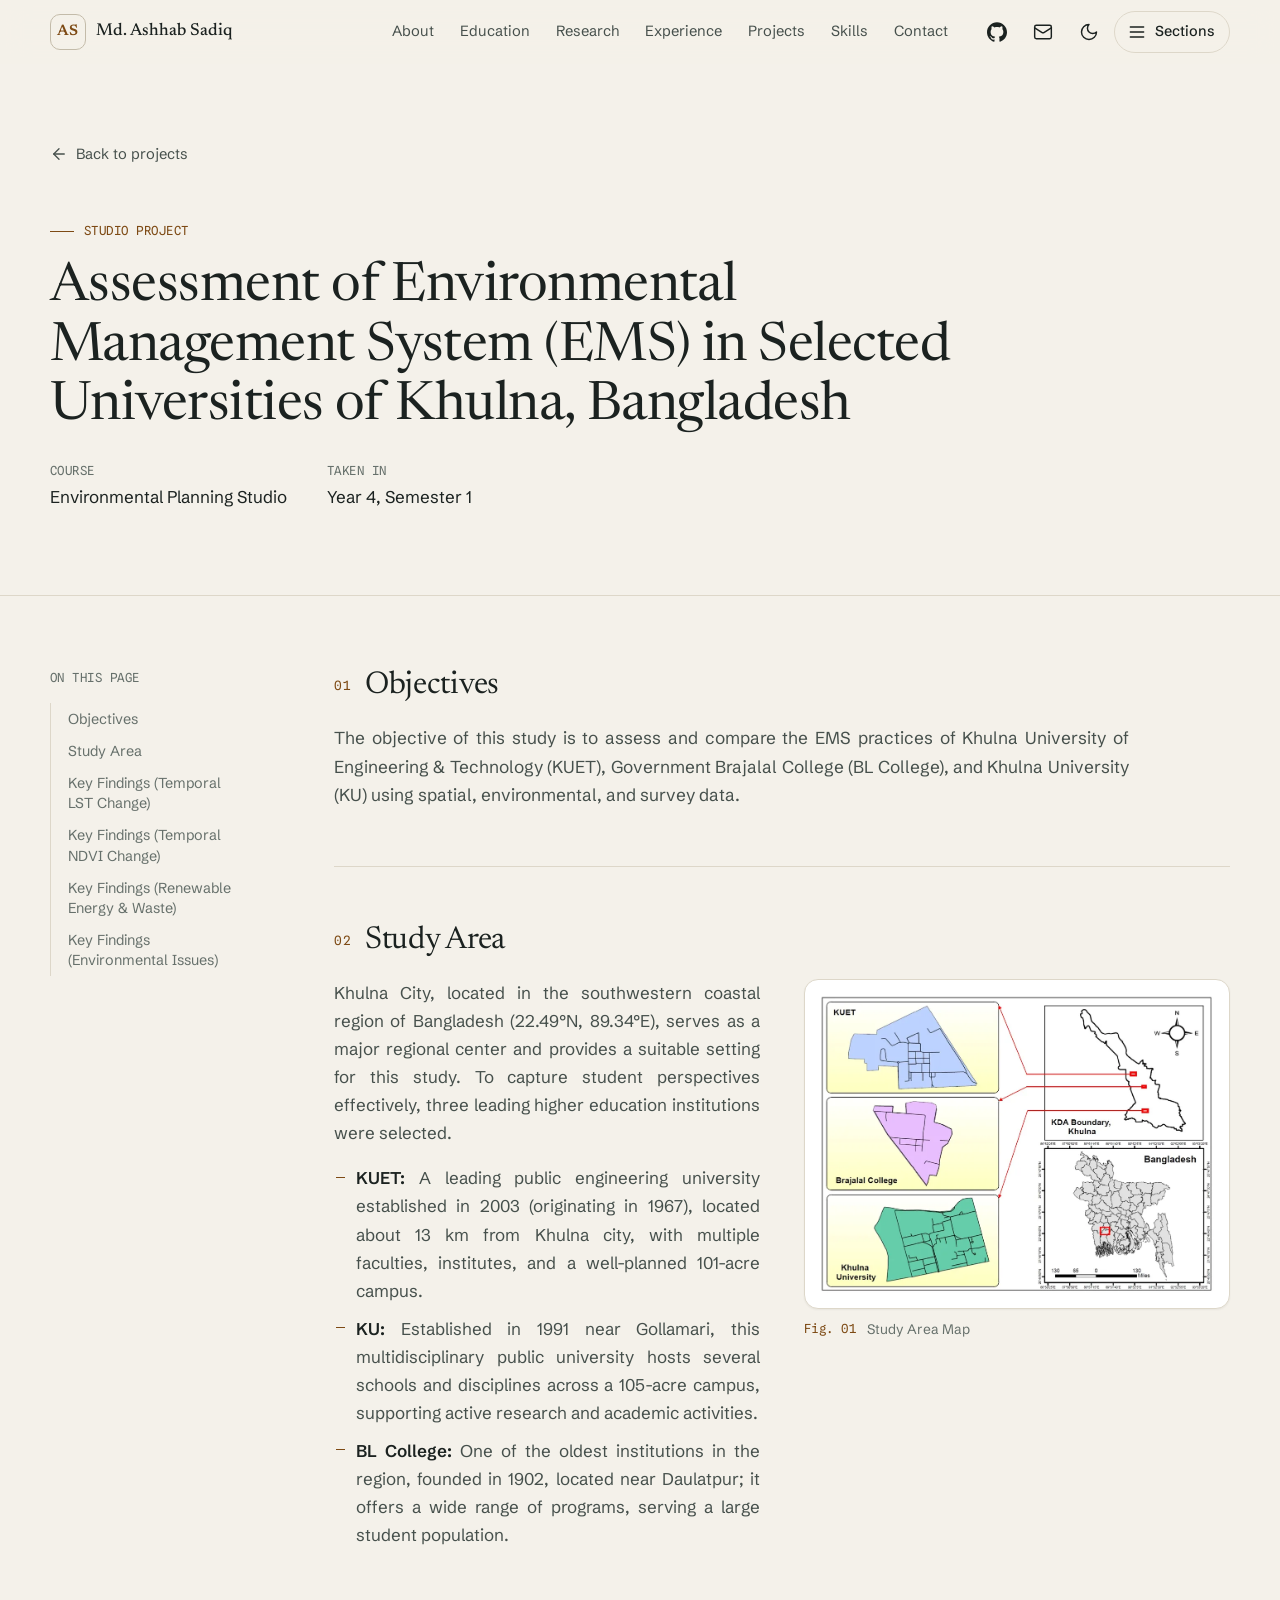
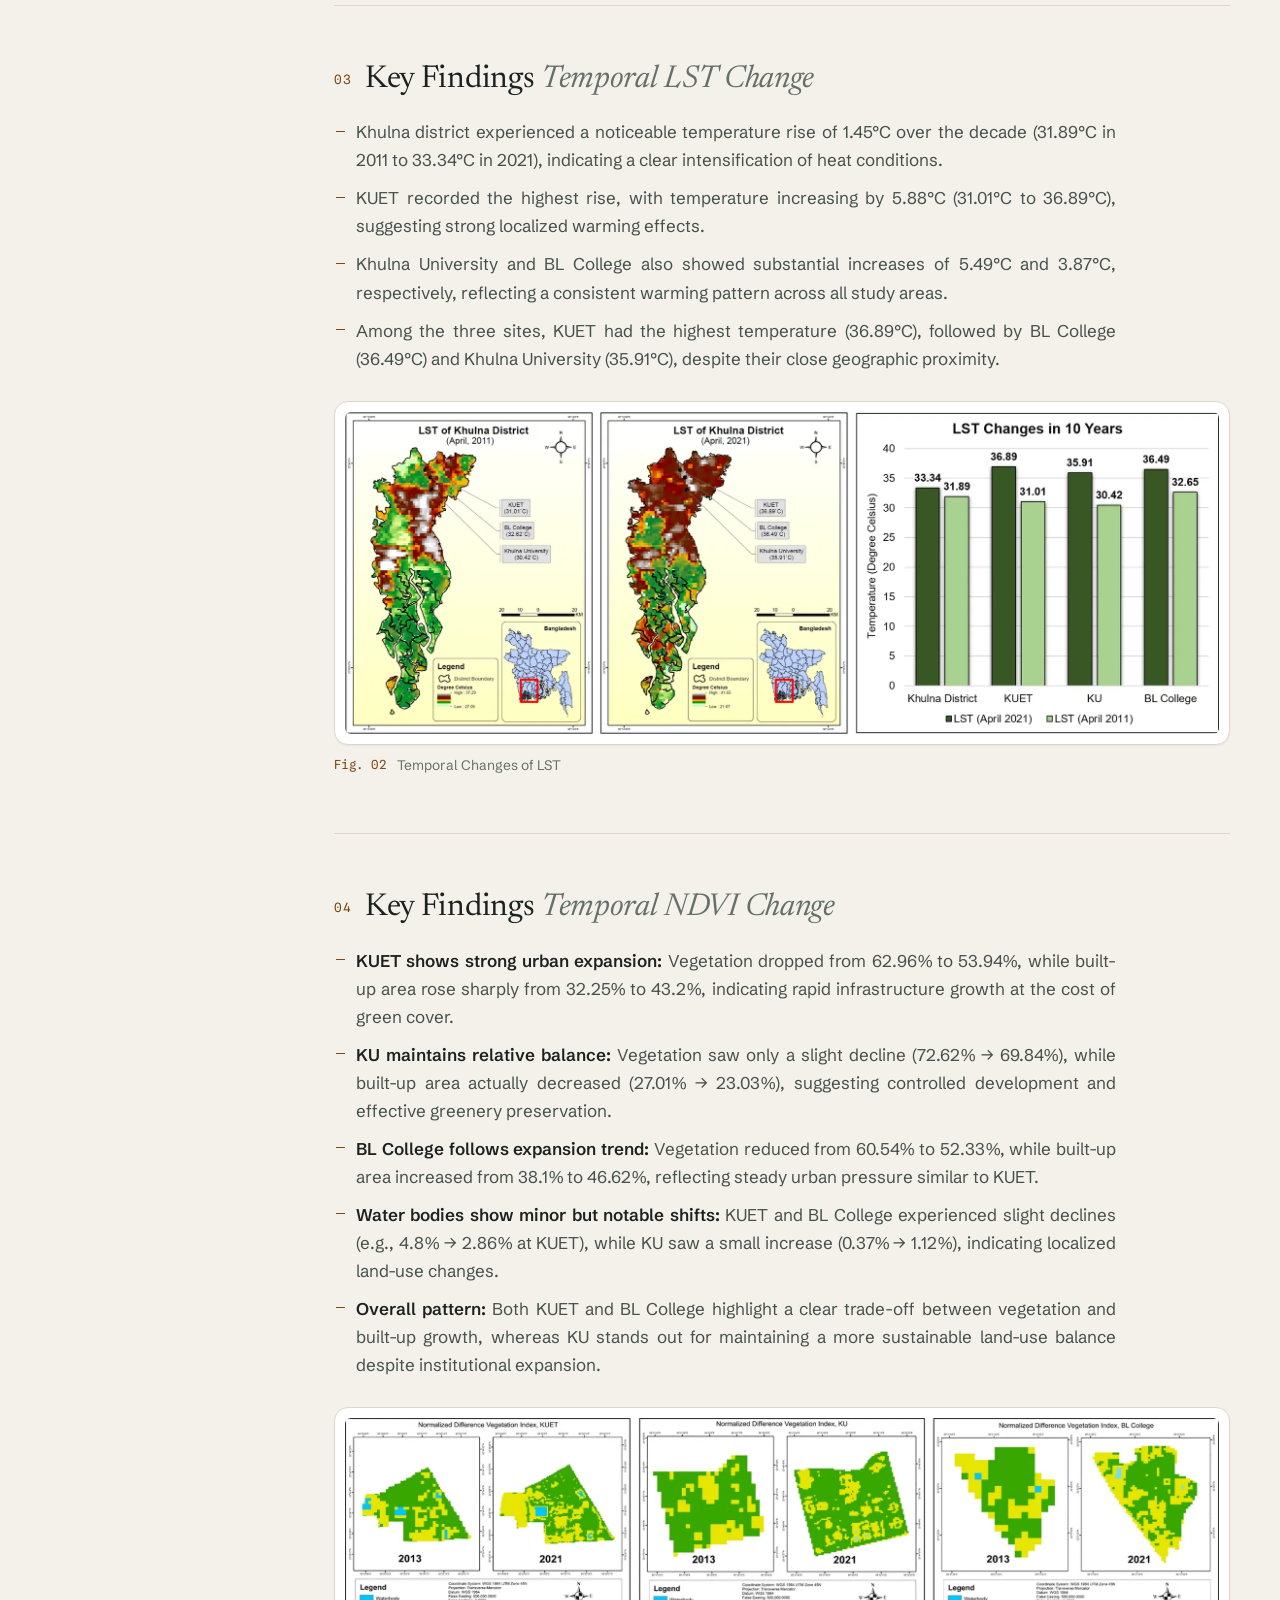
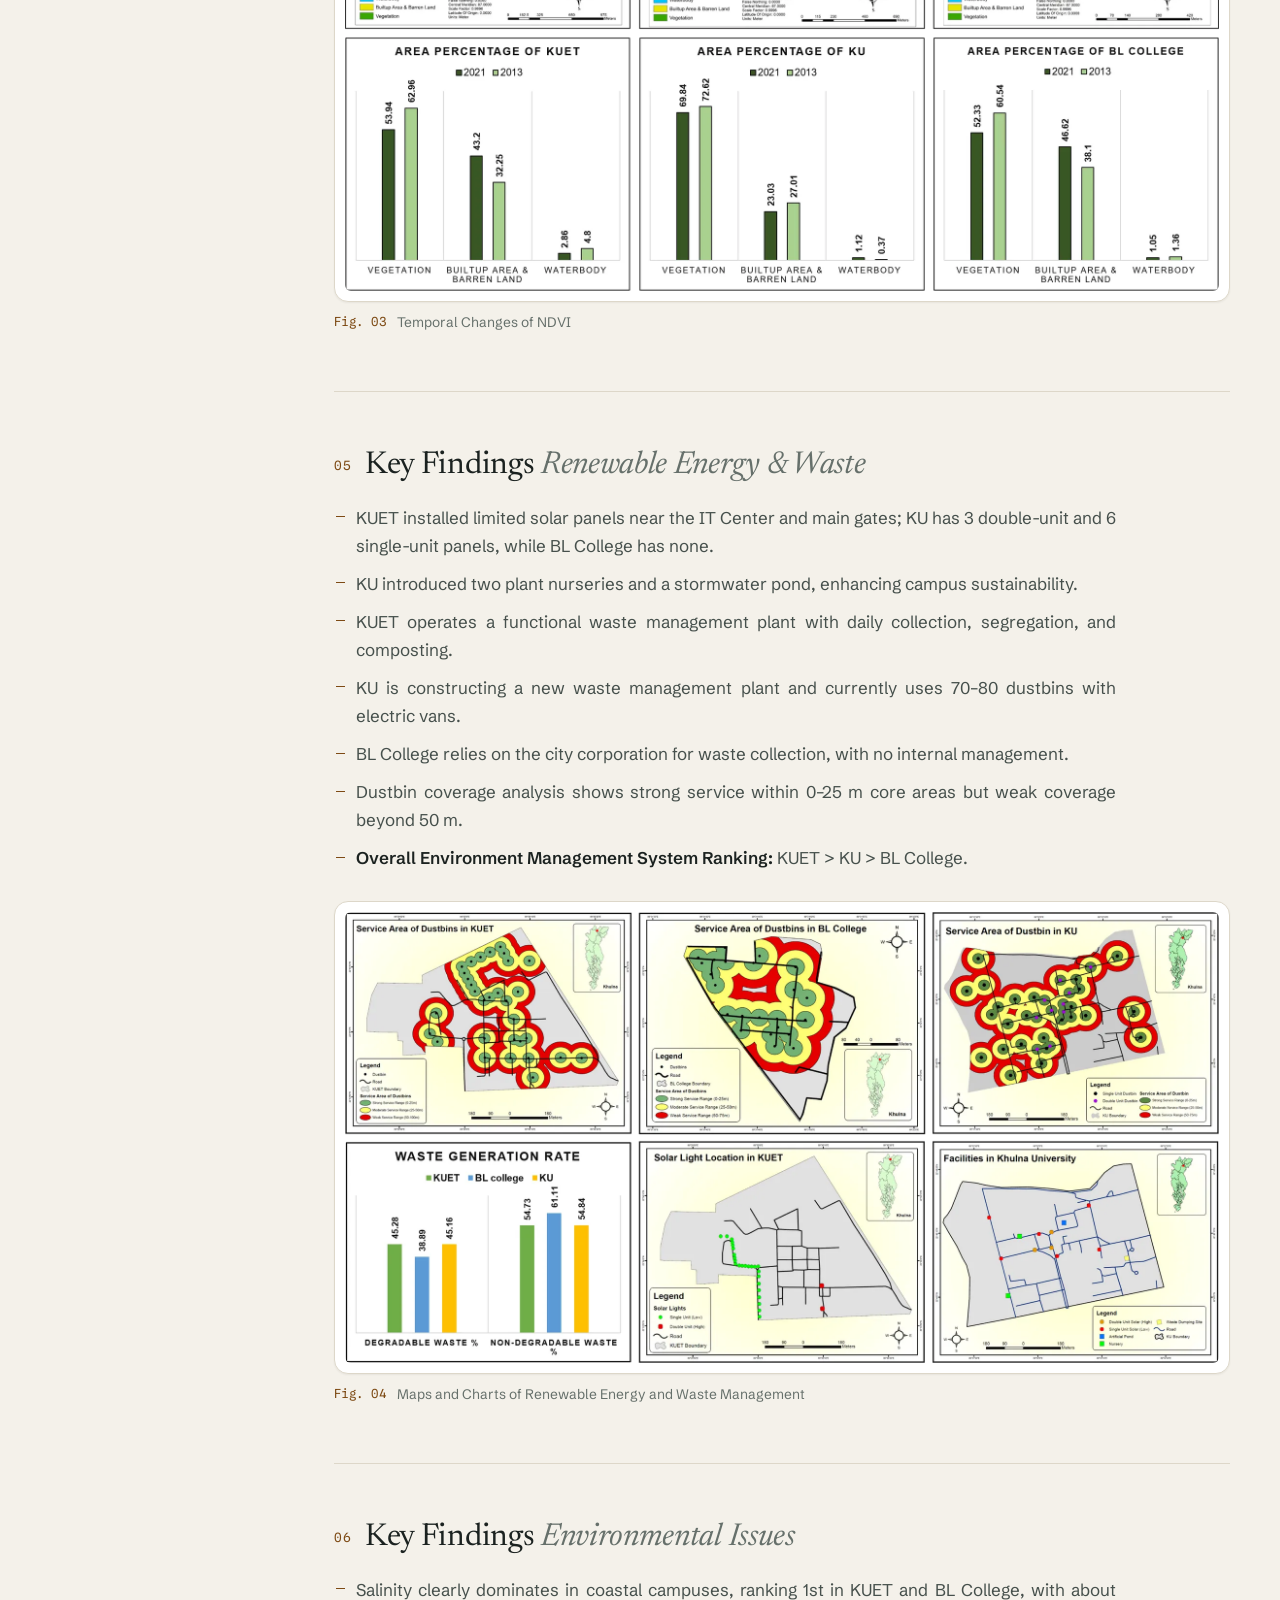
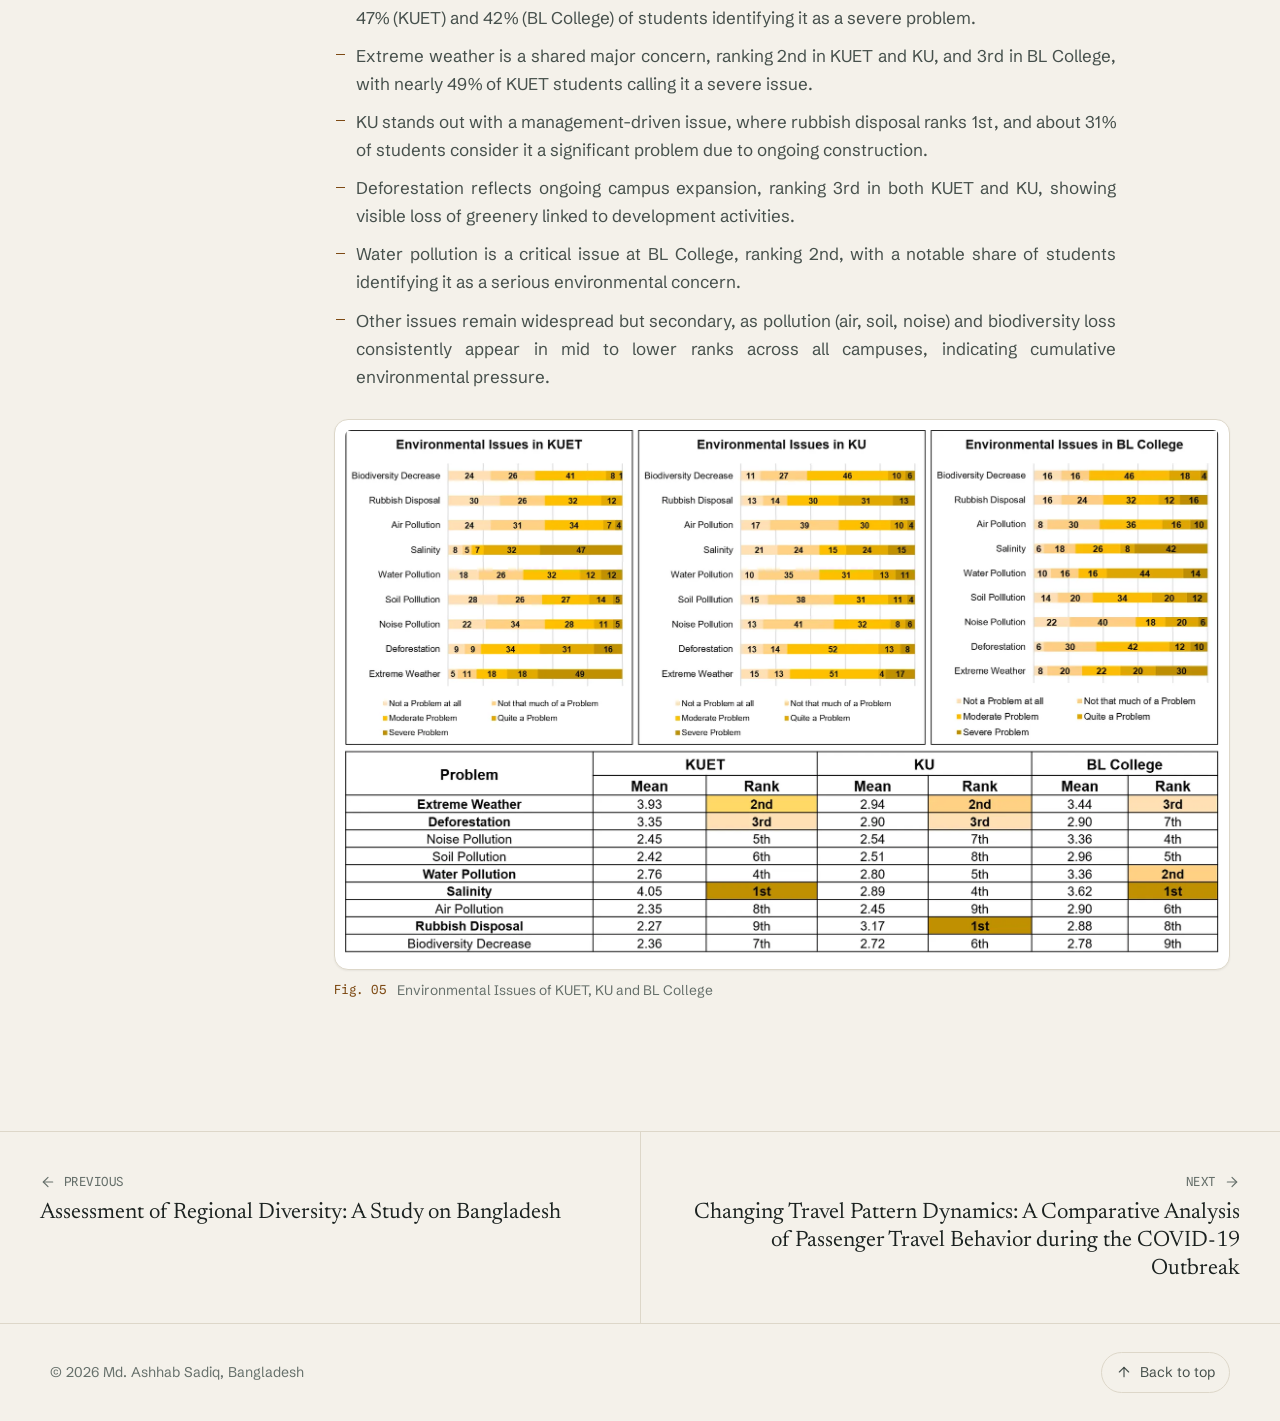
<file: academic-ems.html>
<!DOCTYPE html>
<html lang="en">
<head>
  <meta charset="UTF-8">
  <meta name="viewport" content="width=device-width, initial-scale=1, viewport-fit=cover">
  <title>Assessment of Environmental Management System (EMS) in Selected Universities of Khulna, Bangladesh · Md. Ashhab Sadiq</title>
  <meta name="description" content="The objective of this study is to assess and compare the EMS practices of Khulna University of Engineering &amp; Technology (KUET), Government Brajalal College (BL…">
  <meta name="author" content="Md. Ashhab Sadiq">
  <meta name="theme-color" content="#f4f1ea">
  <link rel="canonical" href="https://ashhabsadiq.github.io/academic-ems.html">
  <meta property="og:type" content="article">
  <meta property="og:title" content="Assessment of Environmental Management System (EMS) in Selected Universities of Khulna, Bangladesh">
  <meta property="og:description" content="The objective of this study is to assess and compare the EMS practices of Khulna University of Engineering &amp; Technology (KUET), Government Brajalal College (BL…">
  <link rel="icon" href="Images/Icon.ico">
  <script>(function(){var d=document.documentElement;d.classList.add('js');try{var t=localStorage.getItem('theme');if(t==='light'||t==='dark')d.setAttribute('data-theme',t);}catch(e){}})();</script>
  <link rel="preconnect" href="https://fonts.googleapis.com">
  <link rel="preconnect" href="https://fonts.gstatic.com" crossorigin>
  <link rel="stylesheet" href="https://fonts.googleapis.com/css2?family=Newsreader:ital,opsz,wght@0,6..72,400..600;1,6..72,400..500&amp;family=Schibsted+Grotesk:wght@400;500;600&amp;family=Spline+Sans+Mono:wght@400;500&amp;display=swap">
  <link rel="stylesheet" href="style.css">
  <script src="script.js" defer></script>
</head>
<body>
<a class="skip-link" href="#main">Skip to content</a>

<header class="site-header">
  <div class="container header-inner">
    <a class="brand" href="index.html" aria-label="Md. Ashhab Sadiq, home">
      <span class="brand-mark" aria-hidden="true">AS</span>
      <span class="brand-name">Md. Ashhab Sadiq</span>
    </a>
    <nav class="nav-desktop" aria-label="Primary"><a href="index.html#about">About</a><a href="index.html#education">Education</a><a href="index.html#research">Research</a><a href="index.html#experience">Experience</a><a href="index.html#projects">Projects</a><a href="index.html#skills">Skills</a><a href="index.html#contact">Contact</a></nav>
    <div class="header-actions">
      <a class="icon-btn hide-xs" href="https://github.com/ashhabsadiq" target="_blank" rel="noopener" aria-label="GitHub" title="GitHub"><svg class="icon" aria-hidden="true"><use href="icons.svg#github"/></svg></a>
      <a class="icon-btn hide-xs" href="mailto:sadiq.kuet.urp@gmail.com" aria-label="Email" title="Email"><svg class="icon" aria-hidden="true"><use href="icons.svg#mail"/></svg></a>
      <button class="icon-btn theme-toggle" type="button" aria-label="Toggle colour theme" title="Light / dark">
        <svg class="icon icon-moon" aria-hidden="true"><use href="icons.svg#moon"/></svg>
        <svg class="icon icon-sun" aria-hidden="true"><use href="icons.svg#sun"/></svg>
      </button>
      <button class="icon-btn menu-btn" type="button" data-drawer-open aria-controls="drawer" aria-expanded="false">
        <svg class="icon" aria-hidden="true"><use href="icons.svg#menu"/></svg><span>Sections</span>
      </button>
    </div>
  </div>
</header>

<aside id="drawer" class="drawer" aria-label="Menu" aria-hidden="true">
  <div class="drawer-head">
    <span class="mono">Menu</span>
    <button class="icon-btn" type="button" data-drawer-close aria-label="Close menu"><svg class="icon" aria-hidden="true"><use href="icons.svg#close"/></svg></button>
  </div>
  <nav class="drawer-nav" aria-label="Menu">
    <p class="drawer-group mono">On this page</p>
    <ol>
      <li><a href="#objectives">Objectives</a></li>
      <li><a href="#study-area">Study Area</a></li>
      <li><a href="#key-findings-temporal-lst-change">Key Findings (Temporal LST Change)</a></li>
      <li><a href="#key-findings-temporal-ndvi-change">Key Findings (Temporal NDVI Change)</a></li>
      <li><a href="#key-findings-renewable-energy-waste">Key Findings (Renewable Energy &amp; Waste)</a></li>
      <li><a href="#key-findings-environmental-issues">Key Findings (Environmental Issues)</a></li>
    </ol>
    <p class="drawer-group mono">Portfolio</p>
    <ol>
      <li><a href="index.html#about">About me</a></li>
      <li><a href="index.html#education">Education</a></li>
      <li><a href="index.html#research">Research &amp; publications</a></li>
      <li><a href="index.html#experience">Work experience</a></li>
      <li><a href="index.html#projects">Academic projects</a></li>
      <li><a href="index.html#skills">Technical &amp; research skills</a></li>
      <li><a href="index.html#awards">Awards</a></li>
      <li><a href="index.html#certifications">Certifications</a></li>
      <li><a href="index.html#extracurricular">Extracurricular</a></li>
      <li><a href="index.html#contact">Contact &amp; profiles</a></li>
    </ol>
  </nav>
</aside>
<div class="drawer-backdrop" aria-hidden="true"></div>

<main id="main">

<section class="case-hero" id="top">
  <div class="container">
    <a class="back-link" href="index.html#academic-ems"><svg class="icon" aria-hidden="true"><use href="icons.svg#arrow-left"/></svg>Back to projects</a>
    <p class="eyebrow mono">Studio project</p>
    <h1>Assessment of Environmental Management System (EMS) in Selected Universities of Khulna, Bangladesh</h1>
    <dl class="case-meta">
      <div><dt class="mono">Course</dt><dd>Environmental Planning Studio</dd></div>
      <div><dt class="mono">Taken in</dt><dd>Year 4, Semester 1</dd></div>
    </dl>
  </div>
</section>

<div class="container case-layout">
  <nav class="toc" aria-label="On this page">
    <span class="mono">On this page</span>
    <ol>
      <li><a href="#objectives">Objectives</a></li>
      <li><a href="#study-area">Study Area</a></li>
      <li><a href="#key-findings-temporal-lst-change">Key Findings (Temporal LST Change)</a></li>
      <li><a href="#key-findings-temporal-ndvi-change">Key Findings (Temporal NDVI Change)</a></li>
      <li><a href="#key-findings-renewable-energy-waste">Key Findings (Renewable Energy &amp; Waste)</a></li>
      <li><a href="#key-findings-environmental-issues">Key Findings (Environmental Issues)</a></li>
    </ol>
  </nav>
  <article class="prose">
<section class="block reveal" id="objectives" aria-labelledby="objectives-h">
  <h2 id="objectives-h"><span class="num">01</span><span>Objectives</span></h2>
  <p>The objective of this study is to assess and compare the EMS practices of Khulna University of Engineering & Technology (KUET), Government Brajalal College (BL College), and Khulna University (KU) using spatial, environmental, and survey data.</p>
</section>
<section class="block reveal" id="study-area" aria-labelledby="study-area-h">
  <h2 id="study-area-h"><span class="num">02</span><span>Study Area</span></h2>
  <div class="split">
      <div>
        <p>Khulna City, located in the southwestern coastal region of Bangladesh (22.49°N, 89.34°E), serves as a major regional center and provides a suitable setting for this study. To capture student perspectives effectively, three leading higher education institutions were selected.</p>
        <ul>
 <li><strong>KUET:</strong> A leading public engineering university established in 2003 (originating in 1967), located about 13 km from Khulna city, with multiple faculties, institutes, and a well-planned 101-acre campus.</li>
 <li><strong>KU:</strong> Established in 1991 near Gollamari, this multidisciplinary public university hosts several schools and disciplines across a 105-acre campus, supporting active research and academic activities.</li>
 <li><strong>BL College:</strong> One of the oldest institutions in the region, founded in 1902, located near Daulatpur; it offers a wide range of programs, serving a large student population.</li>
        </ul>
      </div>
      <div>
        <figure class="figure"><button class="zoom" type="button" data-zoom="Images/eps_studyarea.png" aria-label="Enlarge: Study Area Map"><img width="975" height="743" src="Images/web/eps-studyarea.webp" alt="Study Area Map" loading="lazy" decoding="async"></button><figcaption><span class="mono">Fig. 01</span><span>Study Area Map</span></figcaption></figure>
      </div>
    </div>
</section>
<section class="block reveal" id="key-findings-temporal-lst-change" aria-labelledby="key-findings-temporal-lst-change-h">
  <h2 id="key-findings-temporal-lst-change-h"><span class="num">03</span><span>Key Findings <span class="sub">Temporal LST Change</span></span></h2>
  <ul>
          <li>Khulna district experienced a noticeable temperature rise of 1.45°C over the decade (31.89°C in 2011 to 33.34°C in 2021), indicating a clear intensification of heat conditions.</li>
          <li>KUET recorded the highest rise, with temperature increasing by 5.88°C (31.01°C to 36.89°C), suggesting strong localized warming effects.</li>
          <li>Khulna University and BL College also showed substantial increases of 5.49°C and 3.87°C, respectively, reflecting a consistent warming pattern across all study areas.</li>
          <li>Among the three sites, KUET had the highest temperature (36.89°C), followed by BL College (36.49°C) and Khulna University (35.91°C), despite their close geographic proximity.</li>
        </ul>
    <figure class="figure"><button class="zoom" type="button" data-zoom="Images/eps_lst.png" aria-label="Enlarge: Temporal Changes of LST"><img width="1800" height="663" src="Images/web/eps-lst.webp" alt="Temporal Changes of LST" loading="lazy" decoding="async"></button><figcaption><span class="mono">Fig. 02</span><span>Temporal Changes of LST</span></figcaption></figure>
</section>
<section class="block reveal" id="key-findings-temporal-ndvi-change" aria-labelledby="key-findings-temporal-ndvi-change-h">
  <h2 id="key-findings-temporal-ndvi-change-h"><span class="num">04</span><span>Key Findings <span class="sub">Temporal NDVI Change</span></span></h2>
  <ul>
          <li><strong>KUET shows strong urban expansion:</strong> Vegetation dropped from 62.96% to 53.94%, while built-up area rose sharply from 32.25% to 43.2%, indicating rapid infrastructure growth at the cost of green cover.</li>
          <li><strong>KU maintains relative balance:</strong> Vegetation saw only a slight decline (72.62% → 69.84%), while built-up area actually decreased (27.01% → 23.03%), suggesting controlled development and effective greenery preservation.</li>
          <li><strong>BL College follows expansion trend:</strong> Vegetation reduced from 60.54% to 52.33%, while built-up area increased from 38.1% to 46.62%, reflecting steady urban pressure similar to KUET.</li>
          <li><strong>Water bodies show minor but notable shifts:</strong> KUET and BL College experienced slight declines (e.g., 4.8% → 2.86% at KUET), while KU saw a small increase (0.37% → 1.12%), indicating localized land-use changes.</li>
          <li><strong>Overall pattern:</strong> Both KUET and BL College highlight a clear trade-off between vegetation and built-up growth, whereas KU stands out for maintaining a more sustainable land-use balance despite institutional expansion.</li>
        </ul>
      <figure class="figure"><button class="zoom" type="button" data-zoom="Images/eps_ndvi.png" aria-label="Enlarge: Temporal Changes of NDVI"><img width="1800" height="974" src="Images/web/eps-ndvi.webp" alt="Temporal Changes of NDVI" loading="lazy" decoding="async"></button><figcaption><span class="mono">Fig. 03</span><span>Temporal Changes of NDVI</span></figcaption></figure>
</section>
<section class="block reveal" id="key-findings-renewable-energy-waste" aria-labelledby="key-findings-renewable-energy-waste-h">
  <h2 id="key-findings-renewable-energy-waste-h"><span class="num">05</span><span>Key Findings <span class="sub">Renewable Energy &amp; Waste</span></span></h2>
  <ul>
      <li>KUET installed limited solar panels near the IT Center and main gates; KU has 3 double-unit and 6 single-unit panels, while BL College has none.  </li>
      <li>KU introduced two plant nurseries and a stormwater pond, enhancing campus sustainability. </li>
      <li>KUET operates a functional waste management plant with daily collection, segregation, and composting.</li>
      <li>KU is constructing a new waste management plant and currently uses 70–80 dustbins with electric vans.</li>
      <li>BL College relies on the city corporation for waste collection, with no internal management.</li>
      <li>Dustbin coverage analysis shows strong service within 0–25 m core areas but weak coverage beyond 50 m.</li>
      <li><strong>Overall Environment Management System Ranking:</strong> KUET > KU > BL College.</li>
        </ul>
    <figure class="figure"><button class="zoom" type="button" data-zoom="Images/eps_others.png" aria-label="Enlarge: Maps and Charts of Renewable Energy and Waste Management"><img width="1800" height="930" src="Images/web/eps-others.webp" alt="Maps and Charts of Renewable Energy and Waste Management" loading="lazy" decoding="async"></button><figcaption><span class="mono">Fig. 04</span><span>Maps and Charts of Renewable Energy and Waste Management</span></figcaption></figure>
</section>
<section class="block reveal" id="key-findings-environmental-issues" aria-labelledby="key-findings-environmental-issues-h">
  <h2 id="key-findings-environmental-issues-h"><span class="num">06</span><span>Key Findings <span class="sub">Environmental Issues</span></span></h2>
  <ul>
      <li>Salinity clearly dominates in coastal campuses, ranking 1st in KUET and BL College, with about 47% (KUET) and 42% (BL College) of students identifying it as a severe problem.</li>
      <li>Extreme weather is a shared major concern, ranking 2nd in KUET and KU, and 3rd in BL College, with nearly 49% of KUET students calling it a severe issue.</li>
      <li>KU stands out with a management-driven issue, where rubbish disposal ranks 1st, and about 31% of students consider it a significant problem due to ongoing construction.</li>
      <li>Deforestation reflects ongoing campus expansion, ranking 3rd in both KUET and KU, showing visible loss of greenery linked to development activities.</li>
      <li>Water pollution is a critical issue at BL College, ranking 2nd, with a notable share of students identifying it as a serious environmental concern.</li>
      <li>Other issues remain widespread but secondary, as pollution (air, soil, noise) and biodiversity loss consistently appear in mid to lower ranks across all campuses, indicating cumulative environmental pressure.</li>
    </ul>

    <figure class="figure"><button class="zoom" type="button" data-zoom="Images/eps_envissues.png" aria-label="Enlarge: Environmental Issues of KUET, KU and BL College"><img width="1800" height="1091" src="Images/web/eps-envissues.webp" alt="Environmental Issues of KUET, KU and BL College" loading="lazy" decoding="async"></button><figcaption><span class="mono">Fig. 05</span><span>Environmental Issues of KUET, KU and BL College</span></figcaption></figure>
</section>
  </article>
</div>

<nav class="case-pager" aria-label="More work">
  <div class="pager-grid">
    <a class="prev" href="academic-regional.html"><span class="mono"><svg class="icon" aria-hidden="true"><use href="icons.svg#arrow-left"/></svg>Previous</span><span class="title">Assessment of Regional Diversity: A Study on Bangladesh</span></a>
    <a class="next" href="academic-transport.html"><span class="mono">Next<svg class="icon" aria-hidden="true"><use href="icons.svg#arrow-right"/></svg></span><span class="title">Changing Travel Pattern Dynamics: A Comparative Analysis of Passenger Travel Behavior during the COVID-19 Outbreak</span></a>
  </div>
</nav>

</main>

<footer class="site-footer">
  <div class="container footer-inner">
    <span>© <span data-year>2026</span> Md. Ashhab Sadiq, Bangladesh</span>
    <a class="to-top" href="#top"><svg class="icon" aria-hidden="true"><use href="icons.svg#arrow-up"/></svg>Back to top</a>
  </div>
</footer>
</body>
</html>
</file>
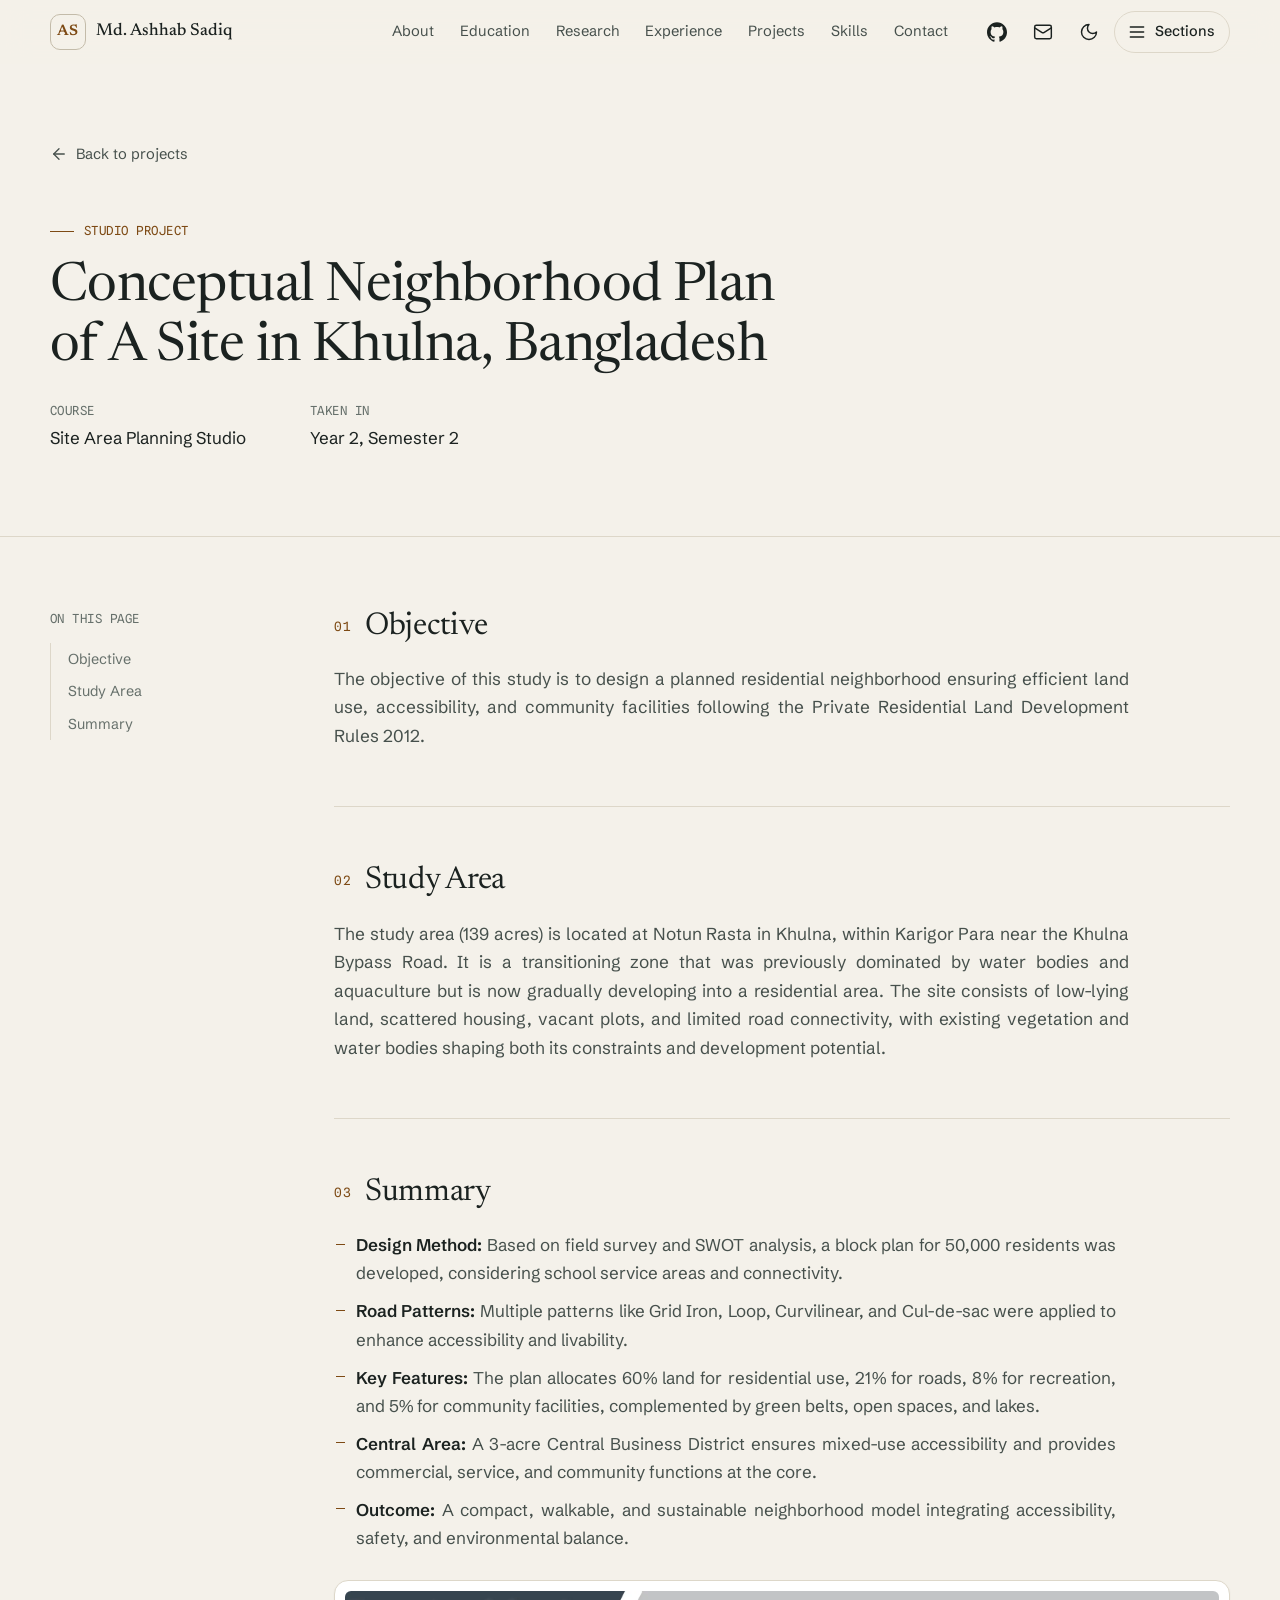
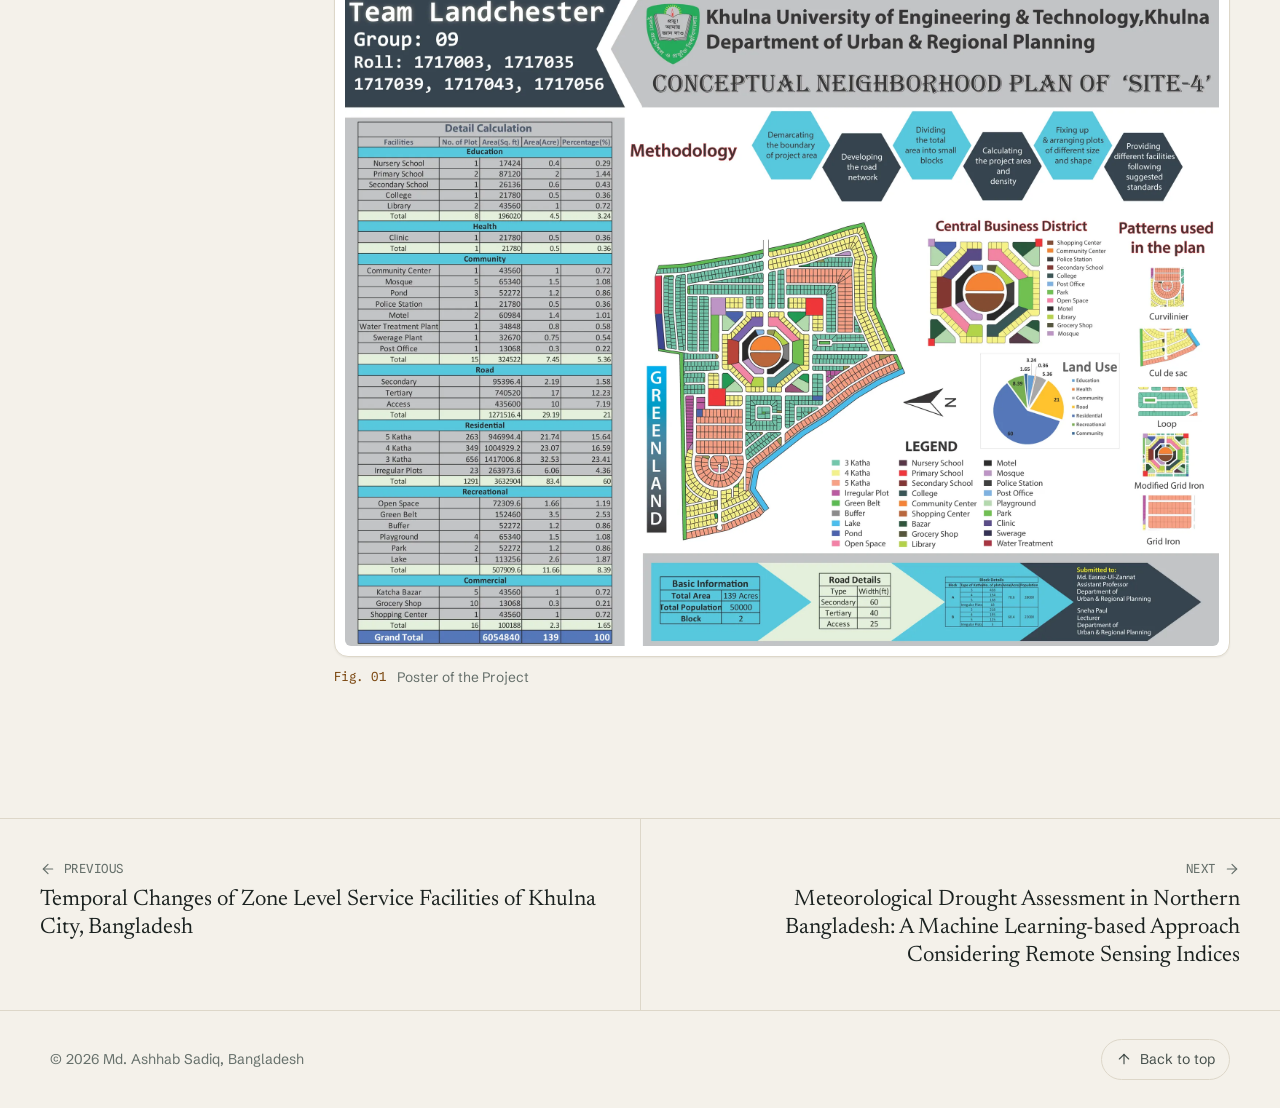
<file: academic-planning.html>
<!DOCTYPE html>
<html lang="en">
<head>
  <meta charset="UTF-8">
  <meta name="viewport" content="width=device-width, initial-scale=1, viewport-fit=cover">
  <title>Conceptual Neighborhood Plan of A Site in Khulna, Bangladesh · Md. Ashhab Sadiq</title>
  <meta name="description" content="The objective of this study is to design a planned residential neighborhood ensuring efficient land use, accessibility, and community facilities following the…">
  <meta name="author" content="Md. Ashhab Sadiq">
  <meta name="theme-color" content="#f4f1ea">
  <link rel="canonical" href="https://ashhabsadiq.github.io/academic-planning.html">
  <meta property="og:type" content="article">
  <meta property="og:title" content="Conceptual Neighborhood Plan of A Site in Khulna, Bangladesh">
  <meta property="og:description" content="The objective of this study is to design a planned residential neighborhood ensuring efficient land use, accessibility, and community facilities following the…">
  <link rel="icon" href="Images/Icon.ico">
  <script>(function(){var d=document.documentElement;d.classList.add('js');try{var t=localStorage.getItem('theme');if(t==='light'||t==='dark')d.setAttribute('data-theme',t);}catch(e){}})();</script>
  <link rel="preconnect" href="https://fonts.googleapis.com">
  <link rel="preconnect" href="https://fonts.gstatic.com" crossorigin>
  <link rel="stylesheet" href="https://fonts.googleapis.com/css2?family=Newsreader:ital,opsz,wght@0,6..72,400..600;1,6..72,400..500&amp;family=Schibsted+Grotesk:wght@400;500;600&amp;family=Spline+Sans+Mono:wght@400;500&amp;display=swap">
  <link rel="stylesheet" href="style.css">
  <script src="script.js" defer></script>
</head>
<body>
<a class="skip-link" href="#main">Skip to content</a>

<header class="site-header">
  <div class="container header-inner">
    <a class="brand" href="index.html" aria-label="Md. Ashhab Sadiq, home">
      <span class="brand-mark" aria-hidden="true">AS</span>
      <span class="brand-name">Md. Ashhab Sadiq</span>
    </a>
    <nav class="nav-desktop" aria-label="Primary"><a href="index.html#about">About</a><a href="index.html#education">Education</a><a href="index.html#research">Research</a><a href="index.html#experience">Experience</a><a href="index.html#projects">Projects</a><a href="index.html#skills">Skills</a><a href="index.html#contact">Contact</a></nav>
    <div class="header-actions">
      <a class="icon-btn hide-xs" href="https://github.com/ashhabsadiq" target="_blank" rel="noopener" aria-label="GitHub" title="GitHub"><svg class="icon" aria-hidden="true"><use href="icons.svg#github"/></svg></a>
      <a class="icon-btn hide-xs" href="mailto:sadiq.kuet.urp@gmail.com" aria-label="Email" title="Email"><svg class="icon" aria-hidden="true"><use href="icons.svg#mail"/></svg></a>
      <button class="icon-btn theme-toggle" type="button" aria-label="Toggle colour theme" title="Light / dark">
        <svg class="icon icon-moon" aria-hidden="true"><use href="icons.svg#moon"/></svg>
        <svg class="icon icon-sun" aria-hidden="true"><use href="icons.svg#sun"/></svg>
      </button>
      <button class="icon-btn menu-btn" type="button" data-drawer-open aria-controls="drawer" aria-expanded="false">
        <svg class="icon" aria-hidden="true"><use href="icons.svg#menu"/></svg><span>Sections</span>
      </button>
    </div>
  </div>
</header>

<aside id="drawer" class="drawer" aria-label="Menu" aria-hidden="true">
  <div class="drawer-head">
    <span class="mono">Menu</span>
    <button class="icon-btn" type="button" data-drawer-close aria-label="Close menu"><svg class="icon" aria-hidden="true"><use href="icons.svg#close"/></svg></button>
  </div>
  <nav class="drawer-nav" aria-label="Menu">
    <p class="drawer-group mono">On this page</p>
    <ol>
      <li><a href="#objective">Objective</a></li>
      <li><a href="#study-area">Study Area</a></li>
      <li><a href="#summary">Summary</a></li>
    </ol>
    <p class="drawer-group mono">Portfolio</p>
    <ol>
      <li><a href="index.html#about">About me</a></li>
      <li><a href="index.html#education">Education</a></li>
      <li><a href="index.html#research">Research &amp; publications</a></li>
      <li><a href="index.html#experience">Work experience</a></li>
      <li><a href="index.html#projects">Academic projects</a></li>
      <li><a href="index.html#skills">Technical &amp; research skills</a></li>
      <li><a href="index.html#awards">Awards</a></li>
      <li><a href="index.html#certifications">Certifications</a></li>
      <li><a href="index.html#extracurricular">Extracurricular</a></li>
      <li><a href="index.html#contact">Contact &amp; profiles</a></li>
    </ol>
  </nav>
</aside>
<div class="drawer-backdrop" aria-hidden="true"></div>

<main id="main">

<section class="case-hero" id="top">
  <div class="container">
    <a class="back-link" href="index.html#academic-planning"><svg class="icon" aria-hidden="true"><use href="icons.svg#arrow-left"/></svg>Back to projects</a>
    <p class="eyebrow mono">Studio project</p>
    <h1>Conceptual Neighborhood Plan of A Site in Khulna, Bangladesh</h1>
    <dl class="case-meta">
      <div><dt class="mono">Course</dt><dd>Site Area Planning Studio</dd></div>
      <div><dt class="mono">Taken in</dt><dd>Year 2, Semester 2</dd></div>
    </dl>
  </div>
</section>

<div class="container case-layout">
  <nav class="toc" aria-label="On this page">
    <span class="mono">On this page</span>
    <ol>
      <li><a href="#objective">Objective</a></li>
      <li><a href="#study-area">Study Area</a></li>
      <li><a href="#summary">Summary</a></li>
    </ol>
  </nav>
  <article class="prose">
<section class="block reveal" id="objective" aria-labelledby="objective-h">
  <h2 id="objective-h"><span class="num">01</span><span>Objective</span></h2>
  <p>The objective of this study is to design a planned residential neighborhood ensuring efficient land use, accessibility, and community facilities following the Private Residential Land Development Rules 2012.</p>
</section>
<section class="block reveal" id="study-area" aria-labelledby="study-area-h">
  <h2 id="study-area-h"><span class="num">02</span><span>Study Area</span></h2>
  <p>The study area (139 acres) is located at Notun Rasta in Khulna, within Karigor Para near the Khulna Bypass Road. It is a transitioning zone that was previously dominated by water bodies and aquaculture but is now gradually developing into a residential area. The site consists of low-lying land, scattered housing, vacant plots, and limited road connectivity, with existing vegetation and water bodies shaping both its constraints and development potential.</p>
</section>
<section class="block reveal" id="summary" aria-labelledby="summary-h">
  <h2 id="summary-h"><span class="num">03</span><span>Summary</span></h2>
  <ul>
      <li><strong>Design Method:</strong> Based on field survey and SWOT analysis, a block plan for 50,000 residents was developed, considering school service areas and connectivity.</li>
      <li><strong>Road Patterns:</strong> Multiple patterns like Grid Iron, Loop, Curvilinear, and Cul-de-sac were applied to enhance accessibility and livability.</li>
      <li><strong>Key Features:</strong> The plan allocates 60% land for residential use, 21% for roads, 8% for recreation, and 5% for community facilities, complemented by green belts, open spaces, and lakes.</li>
      <li><strong>Central Area:</strong> A 3-acre Central Business District ensures mixed-use accessibility and provides commercial, service, and community functions at the core.</li>
      <li><strong>Outcome:</strong> A compact, walkable, and sustainable neighborhood model integrating accessibility, safety, and environmental balance.</li>
    </ul>
    <figure class="figure"><button class="zoom" type="button" data-zoom="Images/planning_poster.jpg" aria-label="Enlarge: Poster of the Project"><img width="2400" height="1800" src="Images/web/planning-poster.webp" alt="Poster of the Project" loading="lazy" decoding="async"></button><figcaption><span class="mono">Fig. 01</span><span>Poster of the Project</span></figcaption></figure>
</section>
  </article>
</div>

<nav class="case-pager" aria-label="More work">
  <div class="pager-grid">
    <a class="prev" href="academic-urban.html"><span class="mono"><svg class="icon" aria-hidden="true"><use href="icons.svg#arrow-left"/></svg>Previous</span><span class="title">Temporal Changes of Zone Level Service Facilities of Khulna City, Bangladesh</span></a>
    <a class="next" href="research-drought.html"><span class="mono">Next<svg class="icon" aria-hidden="true"><use href="icons.svg#arrow-right"/></svg></span><span class="title">Meteorological Drought Assessment in Northern Bangladesh: A Machine Learning-based Approach Considering Remote Sensing Indices</span></a>
  </div>
</nav>

</main>

<footer class="site-footer">
  <div class="container footer-inner">
    <span>© <span data-year>2026</span> Md. Ashhab Sadiq, Bangladesh</span>
    <a class="to-top" href="#top"><svg class="icon" aria-hidden="true"><use href="icons.svg#arrow-up"/></svg>Back to top</a>
  </div>
</footer>
</body>
</html>
</file>
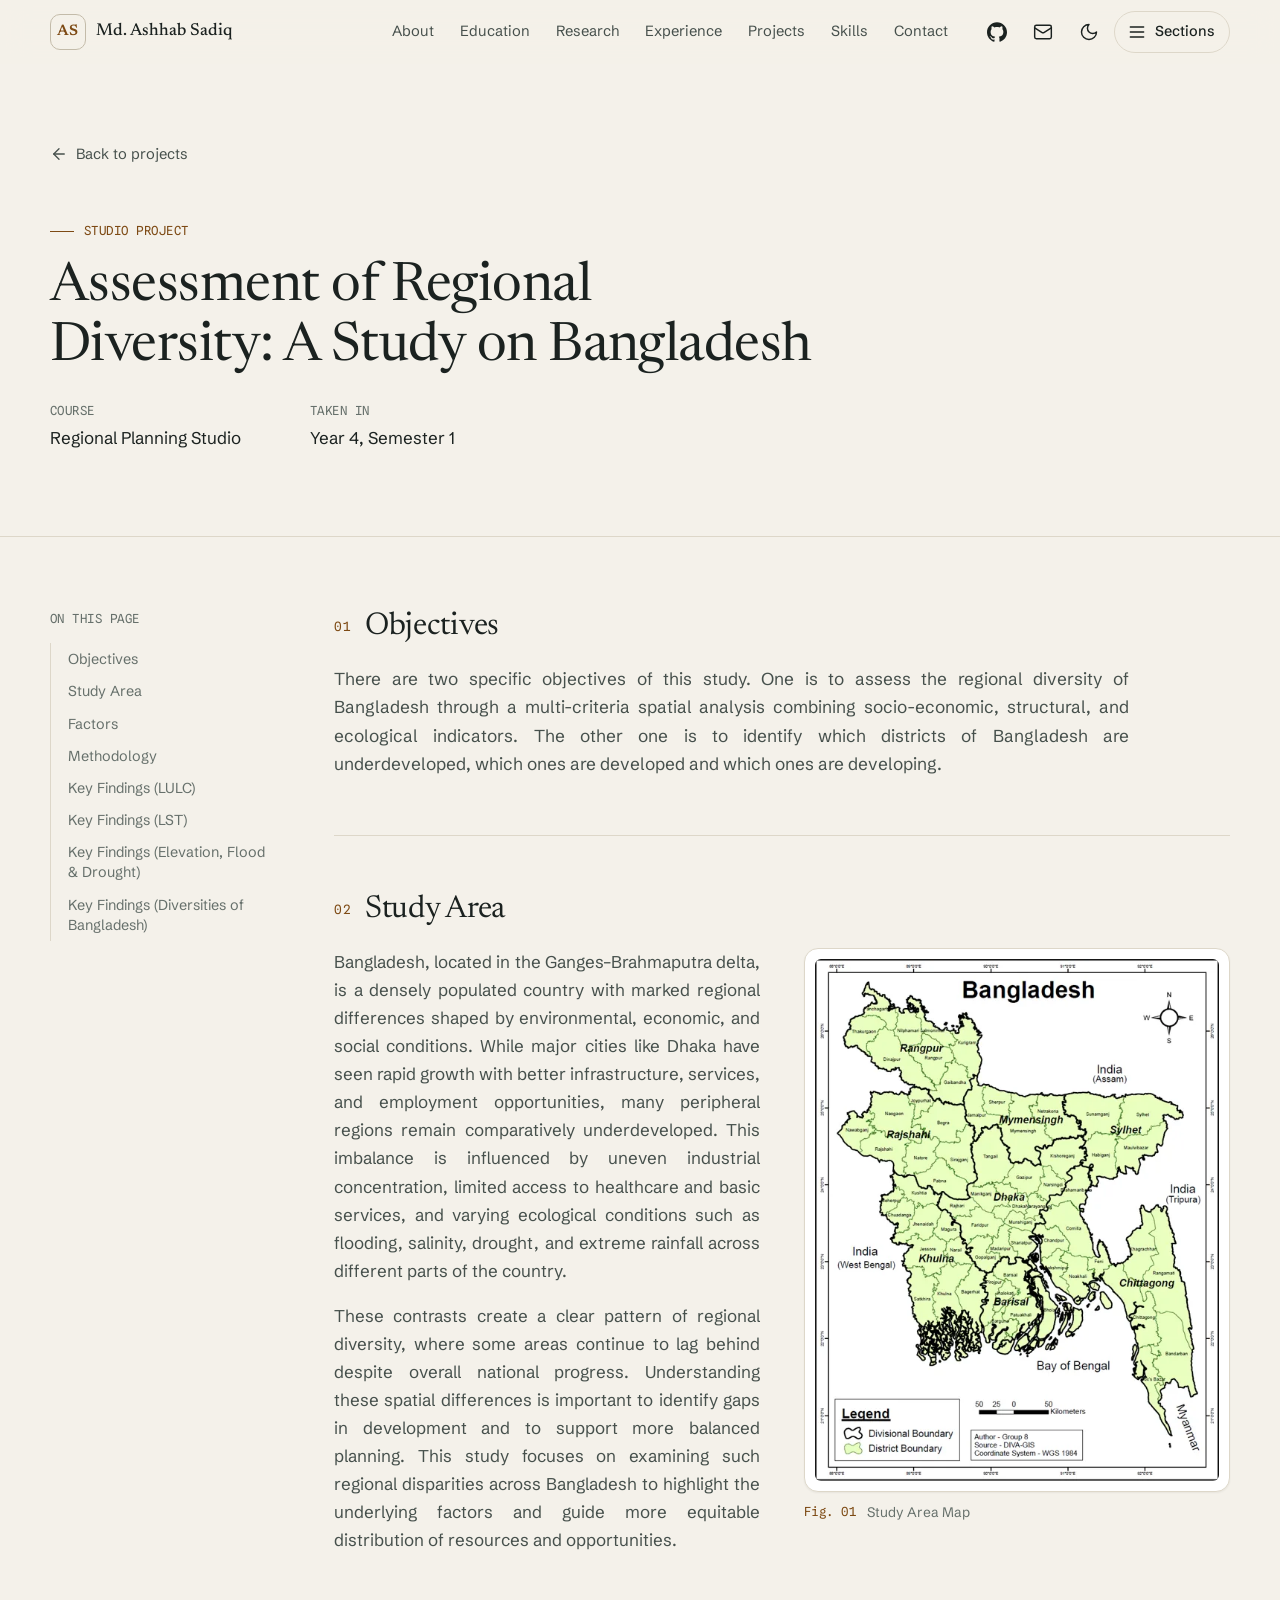
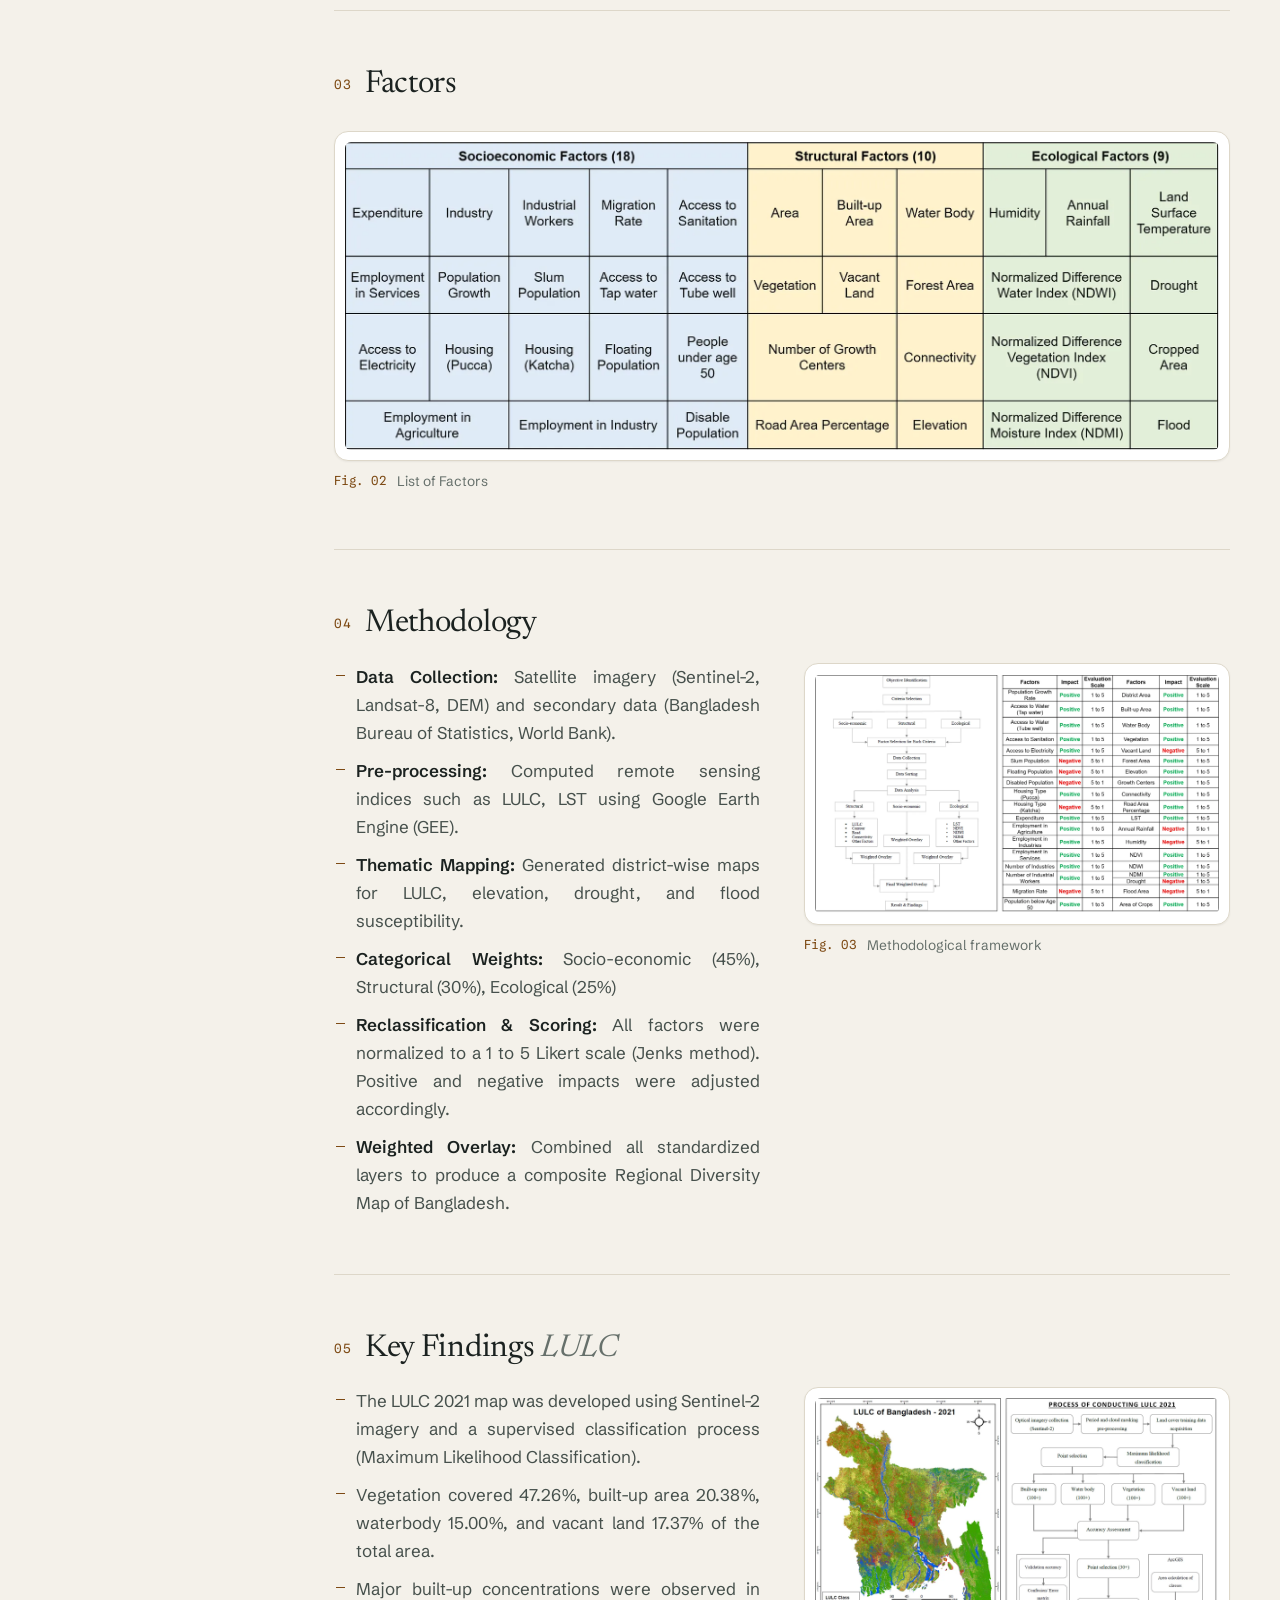
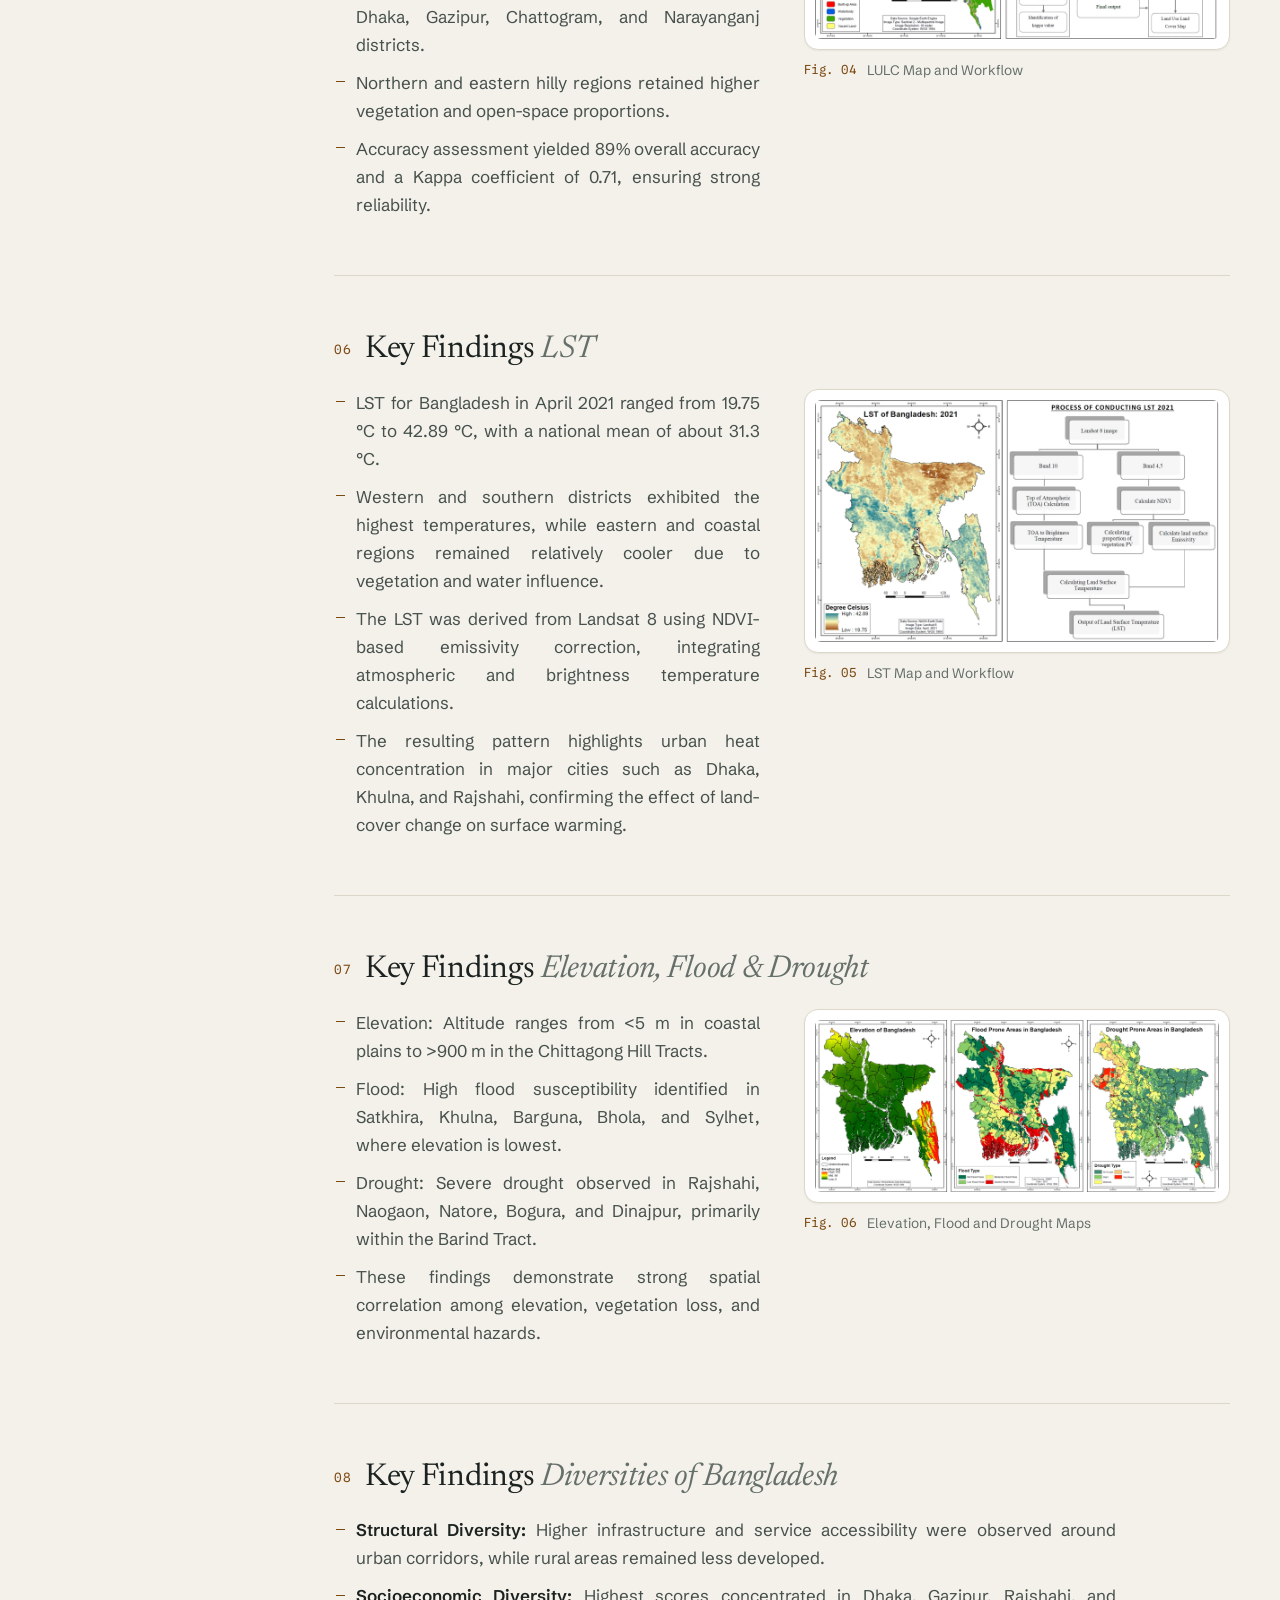
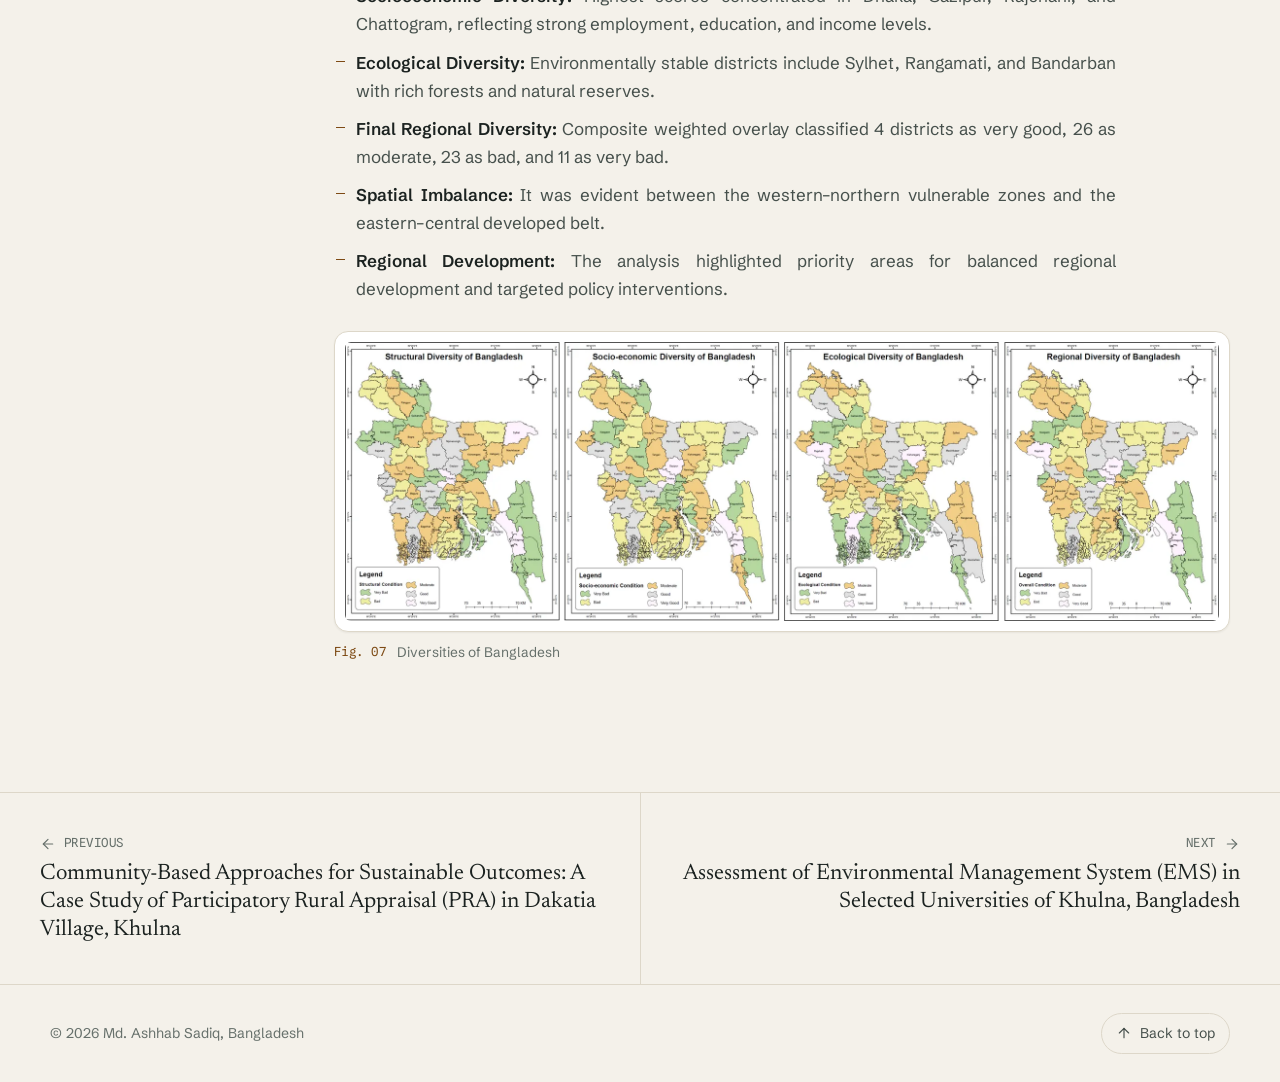
<file: academic-regional.html>
<!DOCTYPE html>
<html lang="en">
<head>
  <meta charset="UTF-8">
  <meta name="viewport" content="width=device-width, initial-scale=1, viewport-fit=cover">
  <title>Assessment of Regional Diversity: A Study on Bangladesh · Md. Ashhab Sadiq</title>
  <meta name="description" content="There are two specific objectives of this study. One is to assess the regional diversity of Bangladesh through a multi-criteria spatial analysis combining…">
  <meta name="author" content="Md. Ashhab Sadiq">
  <meta name="theme-color" content="#f4f1ea">
  <link rel="canonical" href="https://ashhabsadiq.github.io/academic-regional.html">
  <meta property="og:type" content="article">
  <meta property="og:title" content="Assessment of Regional Diversity: A Study on Bangladesh">
  <meta property="og:description" content="There are two specific objectives of this study. One is to assess the regional diversity of Bangladesh through a multi-criteria spatial analysis combining…">
  <link rel="icon" href="Images/Icon.ico">
  <script>(function(){var d=document.documentElement;d.classList.add('js');try{var t=localStorage.getItem('theme');if(t==='light'||t==='dark')d.setAttribute('data-theme',t);}catch(e){}})();</script>
  <link rel="preconnect" href="https://fonts.googleapis.com">
  <link rel="preconnect" href="https://fonts.gstatic.com" crossorigin>
  <link rel="stylesheet" href="https://fonts.googleapis.com/css2?family=Newsreader:ital,opsz,wght@0,6..72,400..600;1,6..72,400..500&amp;family=Schibsted+Grotesk:wght@400;500;600&amp;family=Spline+Sans+Mono:wght@400;500&amp;display=swap">
  <link rel="stylesheet" href="style.css">
  <script src="script.js" defer></script>
</head>
<body>
<a class="skip-link" href="#main">Skip to content</a>

<header class="site-header">
  <div class="container header-inner">
    <a class="brand" href="index.html" aria-label="Md. Ashhab Sadiq, home">
      <span class="brand-mark" aria-hidden="true">AS</span>
      <span class="brand-name">Md. Ashhab Sadiq</span>
    </a>
    <nav class="nav-desktop" aria-label="Primary"><a href="index.html#about">About</a><a href="index.html#education">Education</a><a href="index.html#research">Research</a><a href="index.html#experience">Experience</a><a href="index.html#projects">Projects</a><a href="index.html#skills">Skills</a><a href="index.html#contact">Contact</a></nav>
    <div class="header-actions">
      <a class="icon-btn hide-xs" href="https://github.com/ashhabsadiq" target="_blank" rel="noopener" aria-label="GitHub" title="GitHub"><svg class="icon" aria-hidden="true"><use href="icons.svg#github"/></svg></a>
      <a class="icon-btn hide-xs" href="mailto:sadiq.kuet.urp@gmail.com" aria-label="Email" title="Email"><svg class="icon" aria-hidden="true"><use href="icons.svg#mail"/></svg></a>
      <button class="icon-btn theme-toggle" type="button" aria-label="Toggle colour theme" title="Light / dark">
        <svg class="icon icon-moon" aria-hidden="true"><use href="icons.svg#moon"/></svg>
        <svg class="icon icon-sun" aria-hidden="true"><use href="icons.svg#sun"/></svg>
      </button>
      <button class="icon-btn menu-btn" type="button" data-drawer-open aria-controls="drawer" aria-expanded="false">
        <svg class="icon" aria-hidden="true"><use href="icons.svg#menu"/></svg><span>Sections</span>
      </button>
    </div>
  </div>
</header>

<aside id="drawer" class="drawer" aria-label="Menu" aria-hidden="true">
  <div class="drawer-head">
    <span class="mono">Menu</span>
    <button class="icon-btn" type="button" data-drawer-close aria-label="Close menu"><svg class="icon" aria-hidden="true"><use href="icons.svg#close"/></svg></button>
  </div>
  <nav class="drawer-nav" aria-label="Menu">
    <p class="drawer-group mono">On this page</p>
    <ol>
      <li><a href="#objectives">Objectives</a></li>
      <li><a href="#study-area">Study Area</a></li>
      <li><a href="#factors">Factors</a></li>
      <li><a href="#methodology">Methodology</a></li>
      <li><a href="#key-findings-lulc">Key Findings (LULC)</a></li>
      <li><a href="#key-findings-lst">Key Findings (LST)</a></li>
      <li><a href="#key-findings-elevation-flood-drought">Key Findings (Elevation, Flood &amp; Drought)</a></li>
      <li><a href="#key-findings-diversities-of-bangladesh">Key Findings (Diversities of Bangladesh)</a></li>
    </ol>
    <p class="drawer-group mono">Portfolio</p>
    <ol>
      <li><a href="index.html#about">About me</a></li>
      <li><a href="index.html#education">Education</a></li>
      <li><a href="index.html#research">Research &amp; publications</a></li>
      <li><a href="index.html#experience">Work experience</a></li>
      <li><a href="index.html#projects">Academic projects</a></li>
      <li><a href="index.html#skills">Technical &amp; research skills</a></li>
      <li><a href="index.html#awards">Awards</a></li>
      <li><a href="index.html#certifications">Certifications</a></li>
      <li><a href="index.html#extracurricular">Extracurricular</a></li>
      <li><a href="index.html#contact">Contact &amp; profiles</a></li>
    </ol>
  </nav>
</aside>
<div class="drawer-backdrop" aria-hidden="true"></div>

<main id="main">

<section class="case-hero" id="top">
  <div class="container">
    <a class="back-link" href="index.html#academic-regional"><svg class="icon" aria-hidden="true"><use href="icons.svg#arrow-left"/></svg>Back to projects</a>
    <p class="eyebrow mono">Studio project</p>
    <h1>Assessment of Regional Diversity: A Study on Bangladesh</h1>
    <dl class="case-meta">
      <div><dt class="mono">Course</dt><dd>Regional Planning Studio</dd></div>
      <div><dt class="mono">Taken in</dt><dd>Year 4, Semester 1</dd></div>
    </dl>
  </div>
</section>

<div class="container case-layout">
  <nav class="toc" aria-label="On this page">
    <span class="mono">On this page</span>
    <ol>
      <li><a href="#objectives">Objectives</a></li>
      <li><a href="#study-area">Study Area</a></li>
      <li><a href="#factors">Factors</a></li>
      <li><a href="#methodology">Methodology</a></li>
      <li><a href="#key-findings-lulc">Key Findings (LULC)</a></li>
      <li><a href="#key-findings-lst">Key Findings (LST)</a></li>
      <li><a href="#key-findings-elevation-flood-drought">Key Findings (Elevation, Flood &amp; Drought)</a></li>
      <li><a href="#key-findings-diversities-of-bangladesh">Key Findings (Diversities of Bangladesh)</a></li>
    </ol>
  </nav>
  <article class="prose">
<section class="block reveal" id="objectives" aria-labelledby="objectives-h">
  <h2 id="objectives-h"><span class="num">01</span><span>Objectives</span></h2>
  <p>There are two specific objectives of this study. One is to assess the regional diversity of Bangladesh through a multi-criteria spatial analysis combining socio-economic, structural, and ecological indicators. The other one is to identify which districts of Bangladesh are underdeveloped, which ones are developed and which ones are developing.</p>
</section>
<section class="block reveal" id="study-area" aria-labelledby="study-area-h">
  <h2 id="study-area-h"><span class="num">02</span><span>Study Area</span></h2>
  <div class="split">
      <div>
        <p>Bangladesh, located in the Ganges–Brahmaputra delta, is a densely populated country with marked regional differences shaped by environmental, economic, and social conditions. While major cities like Dhaka have seen rapid growth with better infrastructure, services, and employment opportunities, many peripheral regions remain comparatively underdeveloped. This imbalance is influenced by uneven industrial concentration, limited access to healthcare and basic services, and varying ecological conditions such as flooding, salinity, drought, and extreme rainfall across different parts of the country.</p>
        <p>These contrasts create a clear pattern of regional diversity, where some areas continue to lag behind despite overall national progress. Understanding these spatial differences is important to identify gaps in development and to support more balanced planning. This study focuses on examining such regional disparities across Bangladesh to highlight the underlying factors and guide more equitable distribution of resources and opportunities.</p>
      </div>
      <div>
        <figure class="figure"><button class="zoom" type="button" data-zoom="Images/rps_studyarea.png" aria-label="Enlarge: Study Area Map"><img width="543" height="702" src="Images/web/rps-studyarea.webp" alt="Study Area Map" loading="lazy" decoding="async"></button><figcaption><span class="mono">Fig. 01</span><span>Study Area Map</span></figcaption></figure>
      </div>
    </div>
</section>
<section class="block reveal" id="factors" aria-labelledby="factors-h">
  <h2 id="factors-h"><span class="num">03</span><span>Factors</span></h2>
  <figure class="figure"><button class="zoom" type="button" data-zoom="Images/rps_factors.png" aria-label="Enlarge: List of Factors"><img width="1800" height="633" src="Images/web/rps-factors.webp" alt="List of Factors" loading="lazy" decoding="async"></button><figcaption><span class="mono">Fig. 02</span><span>List of Factors</span></figcaption></figure>
</section>
<section class="block reveal" id="methodology" aria-labelledby="methodology-h">
  <h2 id="methodology-h"><span class="num">04</span><span>Methodology</span></h2>
  <div class="split">
      <div>
        <ul>
 <li><strong>Data Collection:</strong> Satellite imagery (Sentinel-2, Landsat-8, DEM) and secondary data (Bangladesh Bureau of Statistics, World Bank).</li>
 <li><strong>Pre-processing:</strong> Computed remote sensing indices such as LULC, LST using Google Earth Engine (GEE).</li>
 <li><strong>Thematic Mapping:</strong> Generated district-wise maps for LULC, elevation, drought, and flood susceptibility.</li>
 <li><strong>Categorical Weights:</strong> Socio-economic (45%), Structural (30%), Ecological (25%)</li>
 <li><strong>Reclassification & Scoring:</strong> All factors were normalized to a 1 to 5 Likert scale (Jenks method). Positive and negative impacts were adjusted accordingly.</li>
 <li><strong>Weighted Overlay:</strong> Combined all standardized layers to produce a composite Regional Diversity Map of Bangladesh.</li>
        </ul>
      </div>
      <div>
        <figure class="figure"><button class="zoom" type="button" data-zoom="Images/rps_methodology.png" aria-label="Enlarge: Methodological framework"><img width="1800" height="1073" src="Images/web/rps-methodology.webp" alt="Methodological framework" loading="lazy" decoding="async"></button><figcaption><span class="mono">Fig. 03</span><span>Methodological framework</span></figcaption></figure>
      </div>
    </div>
</section>
<section class="block reveal" id="key-findings-lulc" aria-labelledby="key-findings-lulc-h">
  <h2 id="key-findings-lulc-h"><span class="num">05</span><span>Key Findings <span class="sub">LULC</span></span></h2>
  <div class="split">
      <div>
        <ul>
          <li>The LULC 2021 map was developed using Sentinel-2 imagery and a supervised classification process (Maximum Likelihood Classification).</li>
          <li>Vegetation covered 47.26%, built-up area 20.38%, waterbody 15.00%, and vacant land 17.37% of the total area.</li>
          <li>Major built-up concentrations were observed in Dhaka, Gazipur, Chattogram, and Narayanganj districts.</li>
          <li>Northern and eastern hilly regions retained higher vegetation and open-space proportions.</li>
          <li>Accuracy assessment yielded 89% overall accuracy and a Kappa coefficient of 0.71, ensuring strong reliability.</li>
        </ul>
      </div>
      <div>
        <figure class="figure"><button class="zoom" type="button" data-zoom="Images/rps_lulc.png" aria-label="Enlarge: LULC Map and Workflow"><img width="1800" height="1076" src="Images/web/rps-lulc.webp" alt="LULC Map and Workflow" loading="lazy" decoding="async"></button><figcaption><span class="mono">Fig. 04</span><span>LULC Map and Workflow</span></figcaption></figure>
      </div>
    </div>
</section>
<section class="block reveal" id="key-findings-lst" aria-labelledby="key-findings-lst-h">
  <h2 id="key-findings-lst-h"><span class="num">06</span><span>Key Findings <span class="sub">LST</span></span></h2>
  <div class="split">
      <div>
        <ul>
          <li>LST for Bangladesh in April 2021 ranged from 19.75 °C to 42.89 °C, with a national mean of about 31.3 °C.</li>
          <li>Western and southern districts exhibited the highest temperatures, while eastern and coastal regions remained relatively cooler due to vegetation                  and water influence.</li>
          <li>The LST was derived from Landsat 8 using NDVI-based emissivity correction, integrating atmospheric and brightness temperature calculations.</li>
          <li>The resulting pattern highlights urban heat concentration in major cities such as Dhaka, Khulna, and Rajshahi, confirming the effect of land-cover                 change on surface warming.</li>
        </ul>
      </div>
      <div>
        <figure class="figure"><button class="zoom" type="button" data-zoom="Images/rps_lst.png" aria-label="Enlarge: LST Map and Workflow"><img width="1800" height="1080" src="Images/web/rps-lst.webp" alt="LST Map and Workflow" loading="lazy" decoding="async"></button><figcaption><span class="mono">Fig. 05</span><span>LST Map and Workflow</span></figcaption></figure>
      </div>
    </div>
</section>
<section class="block reveal" id="key-findings-elevation-flood-drought" aria-labelledby="key-findings-elevation-flood-drought-h">
  <h2 id="key-findings-elevation-flood-drought-h"><span class="num">07</span><span>Key Findings <span class="sub">Elevation, Flood &amp; Drought</span></span></h2>
  <div class="split">
      <div>
        <ul>
      <li>Elevation: Altitude ranges from <5 m in coastal plains to >900 m in the Chittagong Hill Tracts.</li>
      <li>Flood: High flood susceptibility identified in Satkhira, Khulna, Barguna, Bhola, and Sylhet, where elevation is lowest.</li>
      <li>Drought: Severe drought observed in Rajshahi, Naogaon, Natore, Bogura, and Dinajpur, primarily within the Barind Tract.</li>
      <li>These findings demonstrate strong spatial correlation among elevation, vegetation loss, and environmental hazards.</li>
        </ul>
      </div>
      <div>
        <figure class="figure"><button class="zoom" type="button" data-zoom="Images/rps_thematicmaps.png" aria-label="Enlarge: Elevation, Flood and Drought Maps"><img width="1800" height="769" src="Images/web/rps-thematicmaps.webp" alt="Elevation, Flood and Drought Maps" loading="lazy" decoding="async"></button><figcaption><span class="mono">Fig. 06</span><span>Elevation, Flood and Drought Maps</span></figcaption></figure>
      </div>
    </div>
</section>
<section class="block reveal" id="key-findings-diversities-of-bangladesh" aria-labelledby="key-findings-diversities-of-bangladesh-h">
  <h2 id="key-findings-diversities-of-bangladesh-h"><span class="num">08</span><span>Key Findings <span class="sub">Diversities of Bangladesh</span></span></h2>
  <ul>
      <li><strong>Structural Diversity:</strong> Higher infrastructure and service accessibility were observed around urban corridors, while rural areas remained less developed.</li>
      <li><strong>Socioeconomic Diversity:</strong> Highest scores concentrated in Dhaka, Gazipur, Rajshahi, and Chattogram, reflecting strong employment, education, and income levels.</li>
      <li><strong>Ecological Diversity:</strong> Environmentally stable districts include Sylhet, Rangamati, and Bandarban with rich forests and natural reserves.</li>
      <li><strong>Final Regional Diversity:</strong> Composite weighted overlay classified 4 districts as very good, 26 as moderate, 23 as bad, and 11 as very bad.</li>
      <li><strong>Spatial Imbalance:</strong> It was evident between the western–northern vulnerable zones and the eastern–central developed belt.</li>
      <li><strong>Regional Development:</strong> The analysis highlighted priority areas for balanced regional development and targeted policy interventions.</li>
    </ul>

    <figure class="figure"><button class="zoom" type="button" data-zoom="Images/rps_finalmaps.png" aria-label="Enlarge: Diversities of Bangladesh"><img width="1800" height="574" src="Images/web/rps-finalmaps.webp" alt="Diversities of Bangladesh" loading="lazy" decoding="async"></button><figcaption><span class="mono">Fig. 07</span><span>Diversities of Bangladesh</span></figcaption></figure>
</section>
  </article>
</div>

<nav class="case-pager" aria-label="More work">
  <div class="pager-grid">
    <a class="prev" href="research-community.html"><span class="mono"><svg class="icon" aria-hidden="true"><use href="icons.svg#arrow-left"/></svg>Previous</span><span class="title">Community-Based Approaches for Sustainable Outcomes: A Case Study of Participatory Rural Appraisal (PRA) in Dakatia Village, Khulna</span></a>
    <a class="next" href="academic-ems.html"><span class="mono">Next<svg class="icon" aria-hidden="true"><use href="icons.svg#arrow-right"/></svg></span><span class="title">Assessment of Environmental Management System (EMS) in Selected Universities of Khulna, Bangladesh</span></a>
  </div>
</nav>

</main>

<footer class="site-footer">
  <div class="container footer-inner">
    <span>© <span data-year>2026</span> Md. Ashhab Sadiq, Bangladesh</span>
    <a class="to-top" href="#top"><svg class="icon" aria-hidden="true"><use href="icons.svg#arrow-up"/></svg>Back to top</a>
  </div>
</footer>
</body>
</html>
</file>
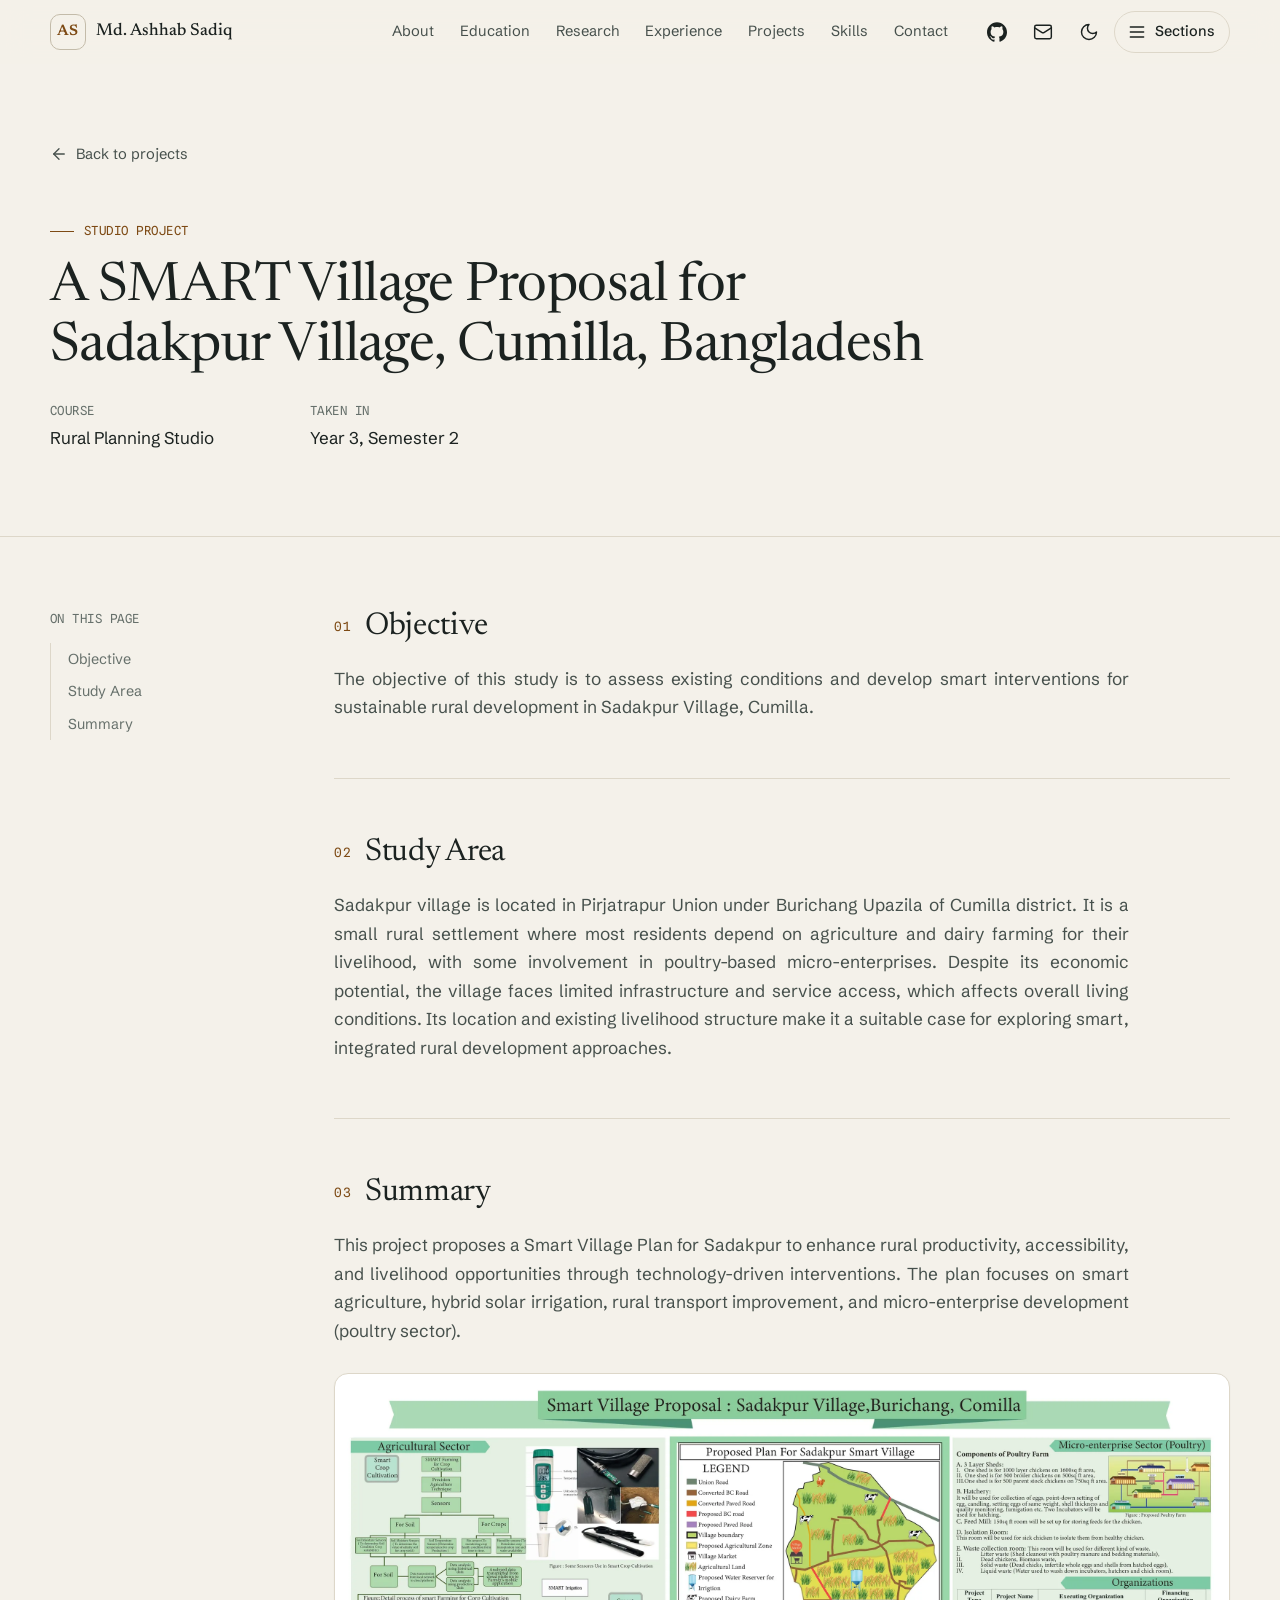
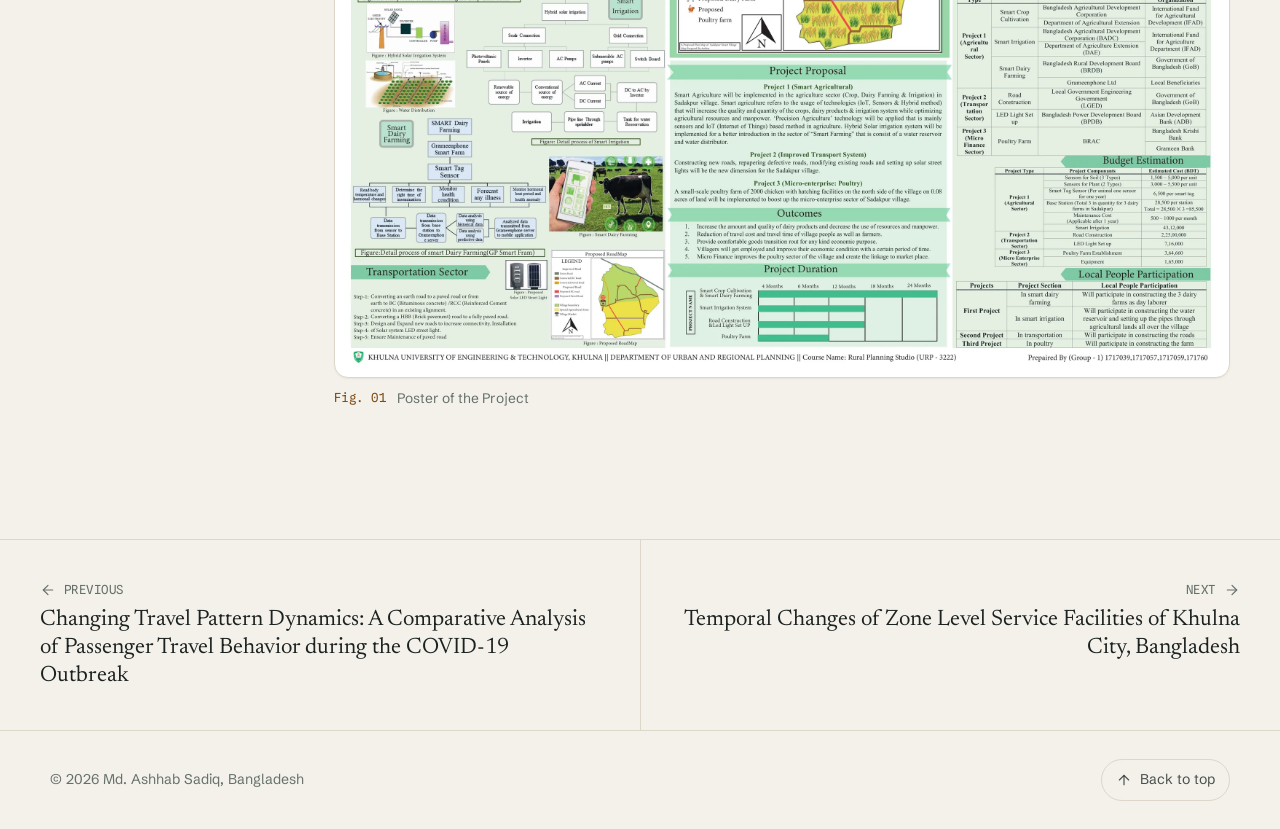
<file: academic-rural.html>
<!DOCTYPE html>
<html lang="en">
<head>
  <meta charset="UTF-8">
  <meta name="viewport" content="width=device-width, initial-scale=1, viewport-fit=cover">
  <title>A SMART Village Proposal for Sadakpur Village, Cumilla, Bangladesh · Md. Ashhab Sadiq</title>
  <meta name="description" content="The objective of this study is to assess existing conditions and develop smart interventions for sustainable rural development in Sadakpur Village, Cumilla.">
  <meta name="author" content="Md. Ashhab Sadiq">
  <meta name="theme-color" content="#f4f1ea">
  <link rel="canonical" href="https://ashhabsadiq.github.io/academic-rural.html">
  <meta property="og:type" content="article">
  <meta property="og:title" content="A SMART Village Proposal for Sadakpur Village, Cumilla, Bangladesh">
  <meta property="og:description" content="The objective of this study is to assess existing conditions and develop smart interventions for sustainable rural development in Sadakpur Village, Cumilla.">
  <link rel="icon" href="Images/Icon.ico">
  <script>(function(){var d=document.documentElement;d.classList.add('js');try{var t=localStorage.getItem('theme');if(t==='light'||t==='dark')d.setAttribute('data-theme',t);}catch(e){}})();</script>
  <link rel="preconnect" href="https://fonts.googleapis.com">
  <link rel="preconnect" href="https://fonts.gstatic.com" crossorigin>
  <link rel="stylesheet" href="https://fonts.googleapis.com/css2?family=Newsreader:ital,opsz,wght@0,6..72,400..600;1,6..72,400..500&amp;family=Schibsted+Grotesk:wght@400;500;600&amp;family=Spline+Sans+Mono:wght@400;500&amp;display=swap">
  <link rel="stylesheet" href="style.css">
  <script src="script.js" defer></script>
</head>
<body>
<a class="skip-link" href="#main">Skip to content</a>

<header class="site-header">
  <div class="container header-inner">
    <a class="brand" href="index.html" aria-label="Md. Ashhab Sadiq, home">
      <span class="brand-mark" aria-hidden="true">AS</span>
      <span class="brand-name">Md. Ashhab Sadiq</span>
    </a>
    <nav class="nav-desktop" aria-label="Primary"><a href="index.html#about">About</a><a href="index.html#education">Education</a><a href="index.html#research">Research</a><a href="index.html#experience">Experience</a><a href="index.html#projects">Projects</a><a href="index.html#skills">Skills</a><a href="index.html#contact">Contact</a></nav>
    <div class="header-actions">
      <a class="icon-btn hide-xs" href="https://github.com/ashhabsadiq" target="_blank" rel="noopener" aria-label="GitHub" title="GitHub"><svg class="icon" aria-hidden="true"><use href="icons.svg#github"/></svg></a>
      <a class="icon-btn hide-xs" href="mailto:sadiq.kuet.urp@gmail.com" aria-label="Email" title="Email"><svg class="icon" aria-hidden="true"><use href="icons.svg#mail"/></svg></a>
      <button class="icon-btn theme-toggle" type="button" aria-label="Toggle colour theme" title="Light / dark">
        <svg class="icon icon-moon" aria-hidden="true"><use href="icons.svg#moon"/></svg>
        <svg class="icon icon-sun" aria-hidden="true"><use href="icons.svg#sun"/></svg>
      </button>
      <button class="icon-btn menu-btn" type="button" data-drawer-open aria-controls="drawer" aria-expanded="false">
        <svg class="icon" aria-hidden="true"><use href="icons.svg#menu"/></svg><span>Sections</span>
      </button>
    </div>
  </div>
</header>

<aside id="drawer" class="drawer" aria-label="Menu" aria-hidden="true">
  <div class="drawer-head">
    <span class="mono">Menu</span>
    <button class="icon-btn" type="button" data-drawer-close aria-label="Close menu"><svg class="icon" aria-hidden="true"><use href="icons.svg#close"/></svg></button>
  </div>
  <nav class="drawer-nav" aria-label="Menu">
    <p class="drawer-group mono">On this page</p>
    <ol>
      <li><a href="#objective">Objective</a></li>
      <li><a href="#study-area">Study Area</a></li>
      <li><a href="#summary">Summary</a></li>
    </ol>
    <p class="drawer-group mono">Portfolio</p>
    <ol>
      <li><a href="index.html#about">About me</a></li>
      <li><a href="index.html#education">Education</a></li>
      <li><a href="index.html#research">Research &amp; publications</a></li>
      <li><a href="index.html#experience">Work experience</a></li>
      <li><a href="index.html#projects">Academic projects</a></li>
      <li><a href="index.html#skills">Technical &amp; research skills</a></li>
      <li><a href="index.html#awards">Awards</a></li>
      <li><a href="index.html#certifications">Certifications</a></li>
      <li><a href="index.html#extracurricular">Extracurricular</a></li>
      <li><a href="index.html#contact">Contact &amp; profiles</a></li>
    </ol>
  </nav>
</aside>
<div class="drawer-backdrop" aria-hidden="true"></div>

<main id="main">

<section class="case-hero" id="top">
  <div class="container">
    <a class="back-link" href="index.html#academic-rural"><svg class="icon" aria-hidden="true"><use href="icons.svg#arrow-left"/></svg>Back to projects</a>
    <p class="eyebrow mono">Studio project</p>
    <h1>A SMART Village Proposal for Sadakpur Village, Cumilla, Bangladesh</h1>
    <dl class="case-meta">
      <div><dt class="mono">Course</dt><dd>Rural Planning Studio</dd></div>
      <div><dt class="mono">Taken in</dt><dd>Year 3, Semester 2</dd></div>
    </dl>
  </div>
</section>

<div class="container case-layout">
  <nav class="toc" aria-label="On this page">
    <span class="mono">On this page</span>
    <ol>
      <li><a href="#objective">Objective</a></li>
      <li><a href="#study-area">Study Area</a></li>
      <li><a href="#summary">Summary</a></li>
    </ol>
  </nav>
  <article class="prose">
<section class="block reveal" id="objective" aria-labelledby="objective-h">
  <h2 id="objective-h"><span class="num">01</span><span>Objective</span></h2>
  <p>The objective of this study is to assess existing conditions and develop smart interventions for sustainable rural development in Sadakpur Village, Cumilla.</p>
</section>
<section class="block reveal" id="study-area" aria-labelledby="study-area-h">
  <h2 id="study-area-h"><span class="num">02</span><span>Study Area</span></h2>
  <p>Sadakpur village is located in Pirjatrapur Union under Burichang Upazila of Cumilla district. It is a small rural settlement where most residents depend on agriculture and dairy farming for their livelihood, with some involvement in poultry-based micro-enterprises. Despite its economic potential, the village faces limited infrastructure and service access, which affects overall living conditions. Its location and existing livelihood structure make it a suitable case for exploring smart, integrated rural development approaches.</p>
</section>
<section class="block reveal" id="summary" aria-labelledby="summary-h">
  <h2 id="summary-h"><span class="num">03</span><span>Summary</span></h2>
  <p>This project proposes a Smart Village Plan for Sadakpur to enhance rural productivity, accessibility, and livelihood opportunities through technology-driven interventions. The plan focuses on smart agriculture, hybrid solar irrigation, rural transport improvement, and micro-enterprise development (poultry sector).</p>

    <figure class="figure"><button class="zoom" type="button" data-zoom="Images/rural_poster.jpg" aria-label="Enlarge: Poster of the Project"><img width="2400" height="1600" src="Images/web/rural-poster.webp" alt="Poster of the Project" loading="lazy" decoding="async"></button><figcaption><span class="mono">Fig. 01</span><span>Poster of the Project</span></figcaption></figure>
</section>
  </article>
</div>

<nav class="case-pager" aria-label="More work">
  <div class="pager-grid">
    <a class="prev" href="academic-transport.html"><span class="mono"><svg class="icon" aria-hidden="true"><use href="icons.svg#arrow-left"/></svg>Previous</span><span class="title">Changing Travel Pattern Dynamics: A Comparative Analysis of Passenger Travel Behavior during the COVID-19 Outbreak</span></a>
    <a class="next" href="academic-urban.html"><span class="mono">Next<svg class="icon" aria-hidden="true"><use href="icons.svg#arrow-right"/></svg></span><span class="title">Temporal Changes of Zone Level Service Facilities of Khulna City, Bangladesh</span></a>
  </div>
</nav>

</main>

<footer class="site-footer">
  <div class="container footer-inner">
    <span>© <span data-year>2026</span> Md. Ashhab Sadiq, Bangladesh</span>
    <a class="to-top" href="#top"><svg class="icon" aria-hidden="true"><use href="icons.svg#arrow-up"/></svg>Back to top</a>
  </div>
</footer>
</body>
</html>
</file>
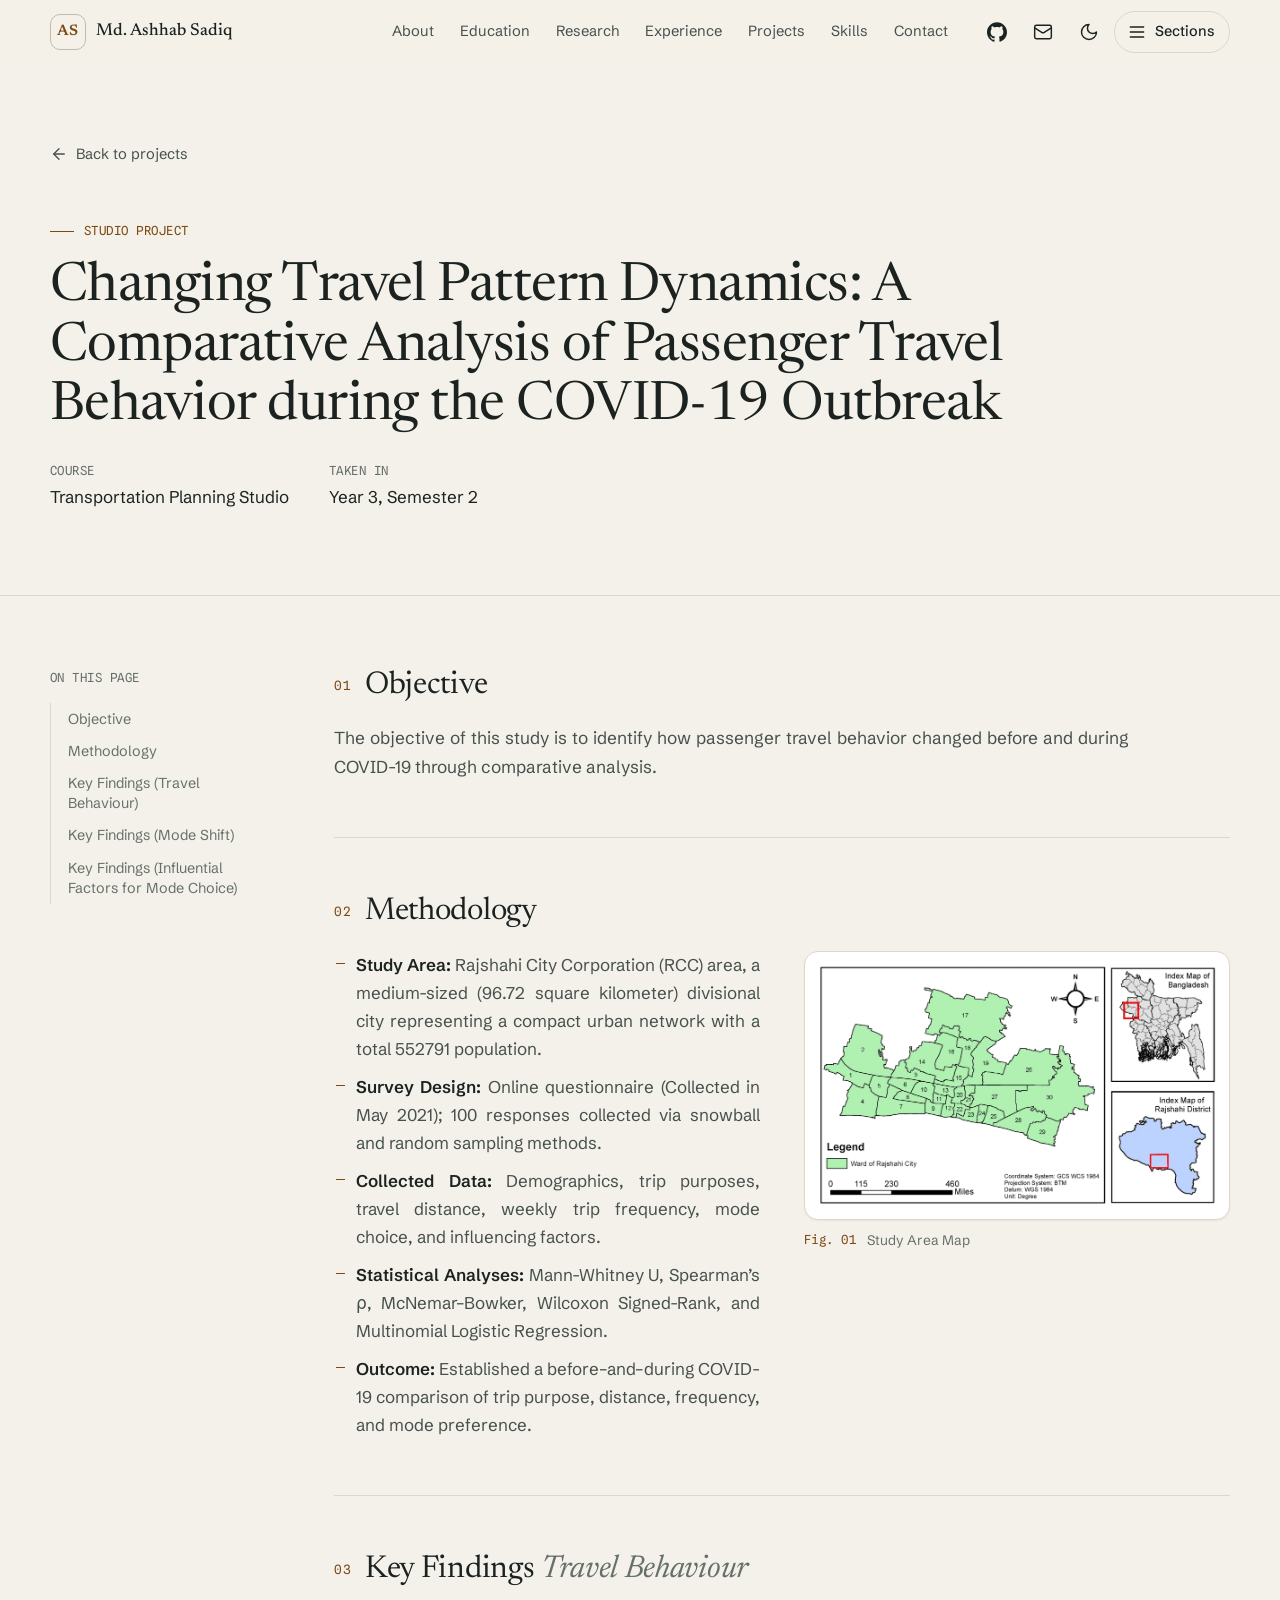
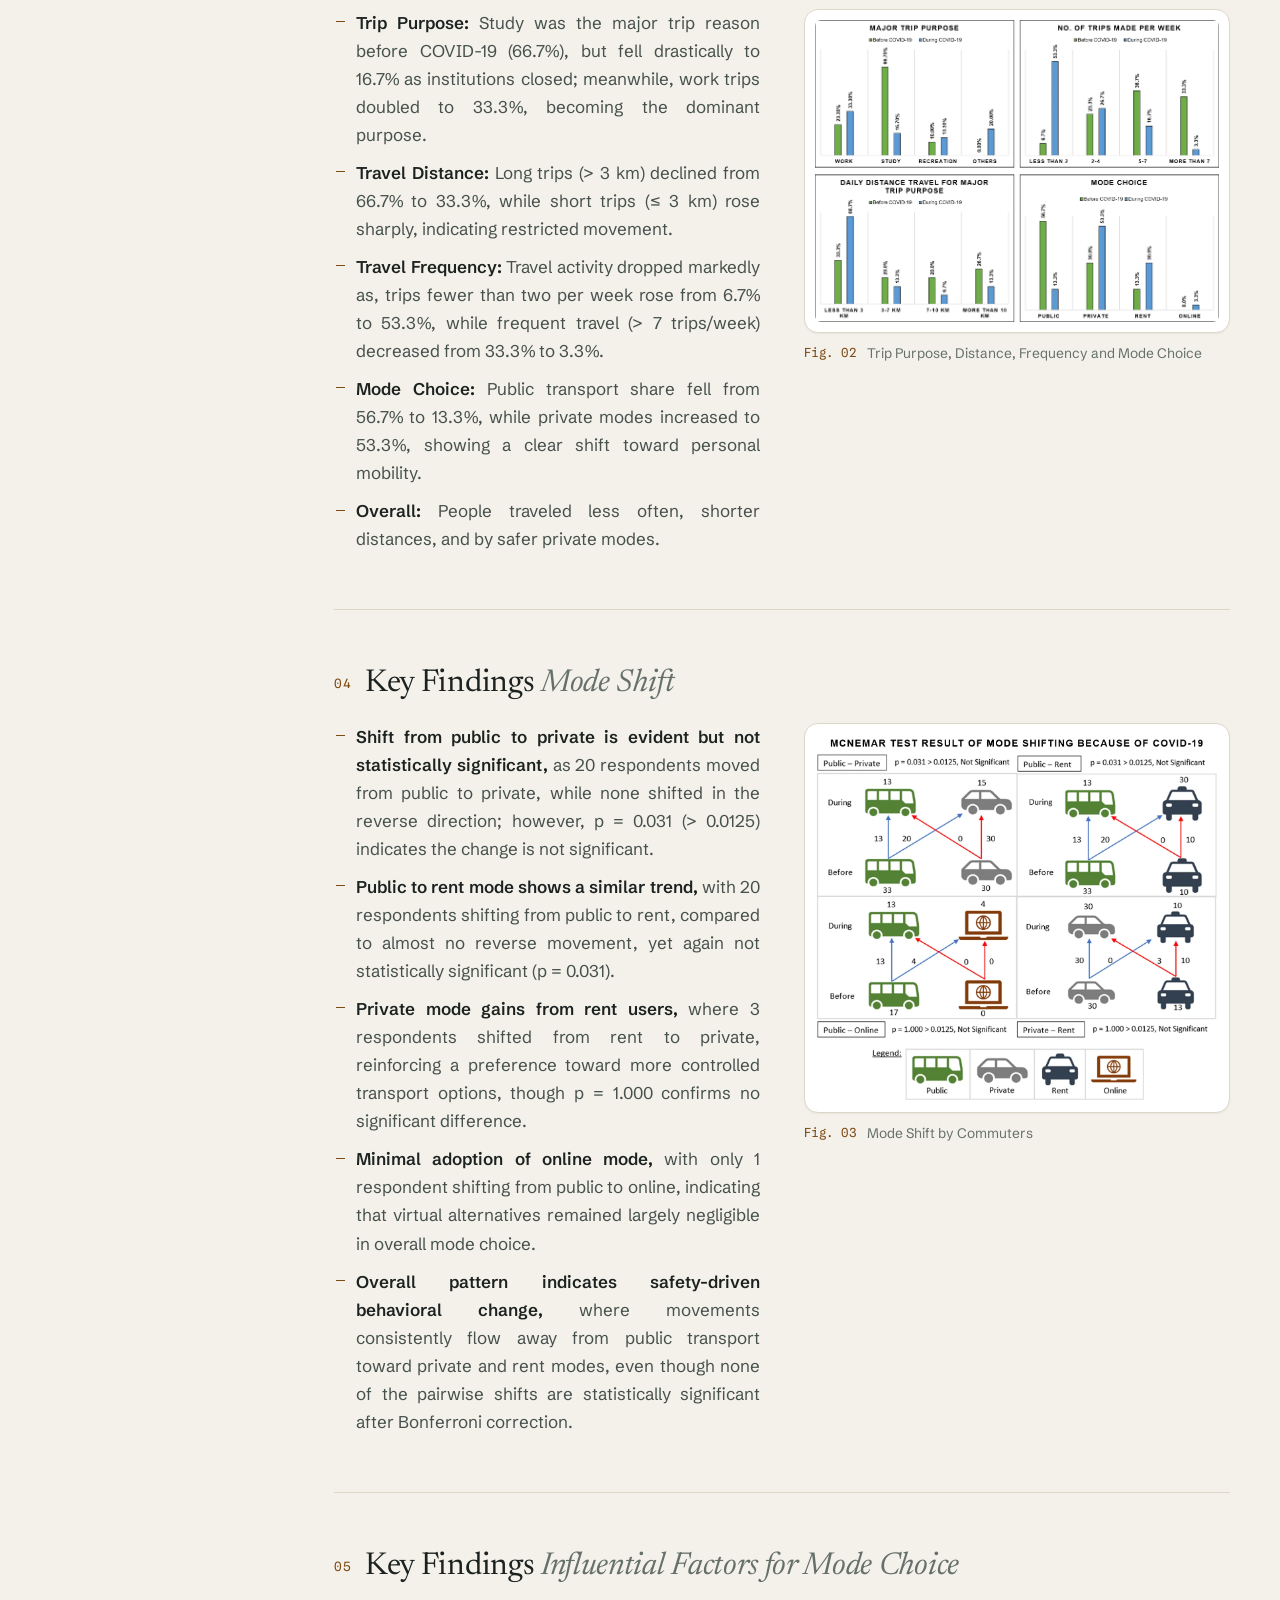
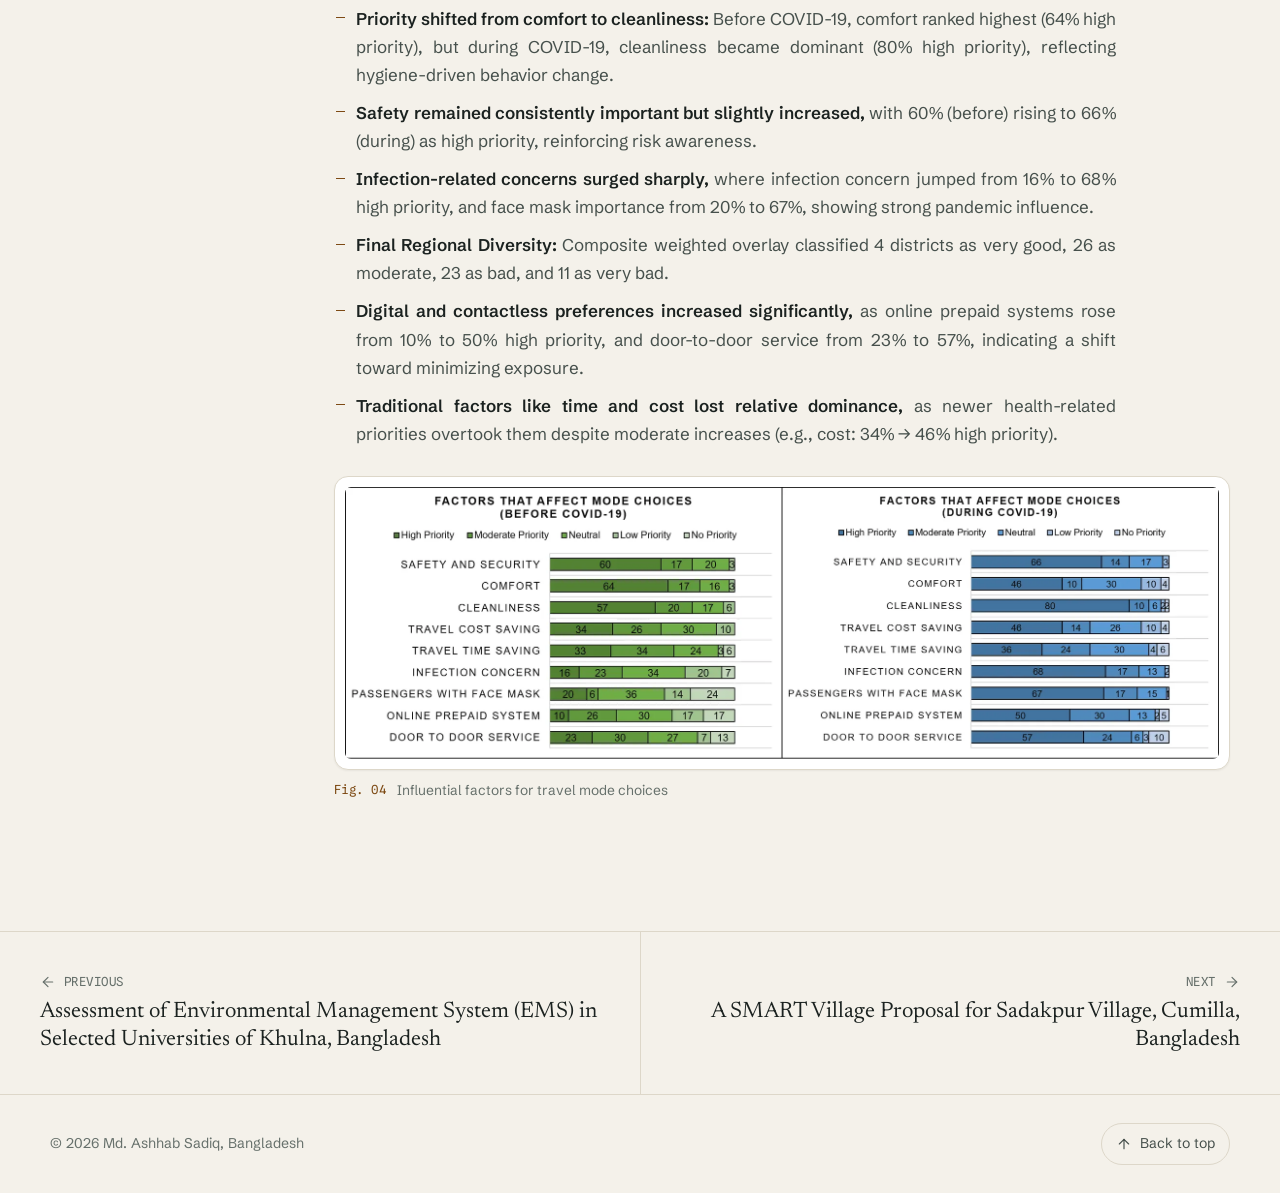
<file: academic-transport.html>
<!DOCTYPE html>
<html lang="en">
<head>
  <meta charset="UTF-8">
  <meta name="viewport" content="width=device-width, initial-scale=1, viewport-fit=cover">
  <title>Changing Travel Pattern Dynamics: A Comparative Analysis of Passenger Travel Behavior during the COVID-19 Outbreak · Md. Ashhab Sadiq</title>
  <meta name="description" content="The objective of this study is to identify how passenger travel behavior changed before and during COVID-19 through comparative analysis.">
  <meta name="author" content="Md. Ashhab Sadiq">
  <meta name="theme-color" content="#f4f1ea">
  <link rel="canonical" href="https://ashhabsadiq.github.io/academic-transport.html">
  <meta property="og:type" content="article">
  <meta property="og:title" content="Changing Travel Pattern Dynamics: A Comparative Analysis of Passenger Travel Behavior during the COVID-19 Outbreak">
  <meta property="og:description" content="The objective of this study is to identify how passenger travel behavior changed before and during COVID-19 through comparative analysis.">
  <link rel="icon" href="Images/Icon.ico">
  <script>(function(){var d=document.documentElement;d.classList.add('js');try{var t=localStorage.getItem('theme');if(t==='light'||t==='dark')d.setAttribute('data-theme',t);}catch(e){}})();</script>
  <link rel="preconnect" href="https://fonts.googleapis.com">
  <link rel="preconnect" href="https://fonts.gstatic.com" crossorigin>
  <link rel="stylesheet" href="https://fonts.googleapis.com/css2?family=Newsreader:ital,opsz,wght@0,6..72,400..600;1,6..72,400..500&amp;family=Schibsted+Grotesk:wght@400;500;600&amp;family=Spline+Sans+Mono:wght@400;500&amp;display=swap">
  <link rel="stylesheet" href="style.css">
  <script src="script.js" defer></script>
</head>
<body>
<a class="skip-link" href="#main">Skip to content</a>

<header class="site-header">
  <div class="container header-inner">
    <a class="brand" href="index.html" aria-label="Md. Ashhab Sadiq, home">
      <span class="brand-mark" aria-hidden="true">AS</span>
      <span class="brand-name">Md. Ashhab Sadiq</span>
    </a>
    <nav class="nav-desktop" aria-label="Primary"><a href="index.html#about">About</a><a href="index.html#education">Education</a><a href="index.html#research">Research</a><a href="index.html#experience">Experience</a><a href="index.html#projects">Projects</a><a href="index.html#skills">Skills</a><a href="index.html#contact">Contact</a></nav>
    <div class="header-actions">
      <a class="icon-btn hide-xs" href="https://github.com/ashhabsadiq" target="_blank" rel="noopener" aria-label="GitHub" title="GitHub"><svg class="icon" aria-hidden="true"><use href="icons.svg#github"/></svg></a>
      <a class="icon-btn hide-xs" href="mailto:sadiq.kuet.urp@gmail.com" aria-label="Email" title="Email"><svg class="icon" aria-hidden="true"><use href="icons.svg#mail"/></svg></a>
      <button class="icon-btn theme-toggle" type="button" aria-label="Toggle colour theme" title="Light / dark">
        <svg class="icon icon-moon" aria-hidden="true"><use href="icons.svg#moon"/></svg>
        <svg class="icon icon-sun" aria-hidden="true"><use href="icons.svg#sun"/></svg>
      </button>
      <button class="icon-btn menu-btn" type="button" data-drawer-open aria-controls="drawer" aria-expanded="false">
        <svg class="icon" aria-hidden="true"><use href="icons.svg#menu"/></svg><span>Sections</span>
      </button>
    </div>
  </div>
</header>

<aside id="drawer" class="drawer" aria-label="Menu" aria-hidden="true">
  <div class="drawer-head">
    <span class="mono">Menu</span>
    <button class="icon-btn" type="button" data-drawer-close aria-label="Close menu"><svg class="icon" aria-hidden="true"><use href="icons.svg#close"/></svg></button>
  </div>
  <nav class="drawer-nav" aria-label="Menu">
    <p class="drawer-group mono">On this page</p>
    <ol>
      <li><a href="#objective">Objective</a></li>
      <li><a href="#methodology">Methodology</a></li>
      <li><a href="#key-findings-travel-behaviour">Key Findings (Travel Behaviour)</a></li>
      <li><a href="#key-findings-mode-shift">Key Findings (Mode Shift)</a></li>
      <li><a href="#key-findings-influential-factors-for-mode-choice">Key Findings (Influential Factors for Mode Choice)</a></li>
    </ol>
    <p class="drawer-group mono">Portfolio</p>
    <ol>
      <li><a href="index.html#about">About me</a></li>
      <li><a href="index.html#education">Education</a></li>
      <li><a href="index.html#research">Research &amp; publications</a></li>
      <li><a href="index.html#experience">Work experience</a></li>
      <li><a href="index.html#projects">Academic projects</a></li>
      <li><a href="index.html#skills">Technical &amp; research skills</a></li>
      <li><a href="index.html#awards">Awards</a></li>
      <li><a href="index.html#certifications">Certifications</a></li>
      <li><a href="index.html#extracurricular">Extracurricular</a></li>
      <li><a href="index.html#contact">Contact &amp; profiles</a></li>
    </ol>
  </nav>
</aside>
<div class="drawer-backdrop" aria-hidden="true"></div>

<main id="main">

<section class="case-hero" id="top">
  <div class="container">
    <a class="back-link" href="index.html#academic-transport"><svg class="icon" aria-hidden="true"><use href="icons.svg#arrow-left"/></svg>Back to projects</a>
    <p class="eyebrow mono">Studio project</p>
    <h1>Changing Travel Pattern Dynamics: A Comparative Analysis of Passenger Travel Behavior during the COVID-19 Outbreak</h1>
    <dl class="case-meta">
      <div><dt class="mono">Course</dt><dd>Transportation Planning Studio</dd></div>
      <div><dt class="mono">Taken in</dt><dd>Year 3, Semester 2</dd></div>
    </dl>
  </div>
</section>

<div class="container case-layout">
  <nav class="toc" aria-label="On this page">
    <span class="mono">On this page</span>
    <ol>
      <li><a href="#objective">Objective</a></li>
      <li><a href="#methodology">Methodology</a></li>
      <li><a href="#key-findings-travel-behaviour">Key Findings (Travel Behaviour)</a></li>
      <li><a href="#key-findings-mode-shift">Key Findings (Mode Shift)</a></li>
      <li><a href="#key-findings-influential-factors-for-mode-choice">Key Findings (Influential Factors for Mode Choice)</a></li>
    </ol>
  </nav>
  <article class="prose">
<section class="block reveal" id="objective" aria-labelledby="objective-h">
  <h2 id="objective-h"><span class="num">01</span><span>Objective</span></h2>
  <p>The objective of this study is to identify how passenger travel behavior changed before and during COVID-19 through comparative analysis.</p>
</section>
<section class="block reveal" id="methodology" aria-labelledby="methodology-h">
  <h2 id="methodology-h"><span class="num">02</span><span>Methodology</span></h2>
  <div class="split">
      <div>
        <ul>
 <li><strong>Study Area:</strong> Rajshahi City Corporation (RCC) area, a medium-sized (96.72 square kilometer) divisional city representing a compact urban network with a total 552791 population.</li>
 <li><strong>Survey Design:</strong> Online questionnaire (Collected in May 2021); 100 responses collected via snowball and random sampling methods.</li>
 <li><strong>Collected Data:</strong> Demographics, trip purposes, travel distance, weekly trip frequency, mode choice, and influencing factors.</li>
 <li><strong>Statistical Analyses:</strong> Mann-Whitney U, Spearman’s ρ, McNemar–Bowker, Wilcoxon Signed-Rank, and Multinomial Logistic Regression.</li>
 <li><strong>Outcome:</strong> Established a before–and–during COVID-19 comparison of trip purpose, distance, frequency, and mode preference.</li>
        </ul>
      </div>
      <div>
        <figure class="figure"><button class="zoom" type="button" data-zoom="Images/tps_studyarea.jpg" aria-label="Enlarge: Study Area Map"><img width="1800" height="1103" src="Images/web/tps-studyarea.webp" alt="Study Area Map" loading="lazy" decoding="async"></button><figcaption><span class="mono">Fig. 01</span><span>Study Area Map</span></figcaption></figure>
      </div>
    </div>
</section>
<section class="block reveal" id="key-findings-travel-behaviour" aria-labelledby="key-findings-travel-behaviour-h">
  <h2 id="key-findings-travel-behaviour-h"><span class="num">03</span><span>Key Findings <span class="sub">Travel Behaviour</span></span></h2>
  <div class="split">
      <div>
        <ul>
          <li><strong>Trip Purpose:</strong> Study was the major trip reason before COVID-19 (66.7%), but fell drastically to 16.7% as institutions closed; meanwhile, work trips doubled to 33.3%, becoming the dominant purpose.</li>
          <li><strong>Travel Distance:</strong> Long trips (> 3 km) declined from 66.7% to 33.3%, while short trips (≤ 3 km) rose sharply, indicating restricted movement.</li>
          <li><strong>Travel Frequency:</strong> Travel activity dropped markedly as, trips fewer than two per week rose from 6.7% to 53.3%, while frequent travel (> 7 trips/week) decreased from 33.3% to 3.3%.</li>
          <li><strong>Mode Choice:</strong> Public transport share fell from 56.7% to 13.3%, while private modes increased to 53.3%, showing a clear shift toward personal mobility.</li>
          <li><strong>Overall:</strong> People traveled less often, shorter distances, and by safer private modes.</li>
        </ul>
      </div>
      <div>
        <figure class="figure"><button class="zoom" type="button" data-zoom="Images/tps_travel.png" aria-label="Enlarge: Trip Purpose, Distance, Frequency and Mode Choice"><img width="1693" height="1267" src="Images/web/tps-travel.webp" alt="Trip Purpose, Distance, Frequency and Mode Choice" loading="lazy" decoding="async"></button><figcaption><span class="mono">Fig. 02</span><span>Trip Purpose, Distance, Frequency and Mode Choice</span></figcaption></figure>
      </div>
    </div>
</section>
<section class="block reveal" id="key-findings-mode-shift" aria-labelledby="key-findings-mode-shift-h">
  <h2 id="key-findings-mode-shift-h"><span class="num">04</span><span>Key Findings <span class="sub">Mode Shift</span></span></h2>
  <div class="split">
      <div>
        <ul>
          <li><strong>Shift from public to private is evident but not statistically significant,</strong> as 20 respondents moved from public to private, while none shifted in the reverse direction; however, p = 0.031 (> 0.0125) indicates the change is not significant.</li>
          <li><strong>Public to rent mode shows a similar trend,</strong> with 20 respondents shifting from public to rent, compared to almost no reverse movement, yet again not statistically significant (p = 0.031).</li>
          <li><strong>Private mode gains from rent users,</strong> where 3 respondents shifted from rent to private, reinforcing a preference toward more controlled transport options, though p = 1.000 confirms no significant difference.</li>
          <li><strong>Minimal adoption of online mode,</strong> with only 1 respondent shifting from public to online, indicating that virtual alternatives remained largely negligible in overall mode choice.</li>
          <li><strong>Overall pattern indicates safety-driven behavioral change,</strong> where movements consistently flow away from public transport toward private and rent modes, even though none of the pairwise shifts are statistically significant after Bonferroni correction.</li>
        </ul>
      </div>
      <div>
        <figure class="figure"><button class="zoom" type="button" data-zoom="Images/tps_modeshift.png" aria-label="Enlarge: Mode Shift by Commuters"><img width="1219" height="1111" src="Images/web/tps-modeshift.webp" alt="Mode Shift by Commuters" loading="lazy" decoding="async"></button><figcaption><span class="mono">Fig. 03</span><span>Mode Shift by Commuters</span></figcaption></figure>
      </div>
    </div>
</section>
<section class="block reveal" id="key-findings-influential-factors-for-mode-choice" aria-labelledby="key-findings-influential-factors-for-mode-choice-h">
  <h2 id="key-findings-influential-factors-for-mode-choice-h"><span class="num">05</span><span>Key Findings <span class="sub">Influential Factors for Mode Choice</span></span></h2>
  <ul>
      <li><strong>Priority shifted from comfort to cleanliness:</strong> Before COVID-19, comfort ranked highest (64% high priority), but during COVID-19, cleanliness became dominant (80% high priority), reflecting hygiene-driven behavior change.</li>
      <li><strong>Safety remained consistently important but slightly increased,</strong> with 60% (before) rising to 66% (during) as high priority, reinforcing risk awareness.</li>
      <li><strong>Infection-related concerns surged sharply,</strong> where infection concern jumped from 16% to 68% high priority, and face mask importance from 20% to 67%, showing strong pandemic influence.</li>
      <li><strong>Final Regional Diversity:</strong> Composite weighted overlay classified 4 districts as very good, 26 as moderate, 23 as bad, and 11 as very bad.</li>
      <li><strong>Digital and contactless preferences increased significantly,</strong> as online prepaid systems rose from 10% to 50% high priority, and door-to-door service from 23% to 57%, indicating a shift toward minimizing exposure.</li>
      <li><strong>Traditional factors like time and cost lost relative dominance,</strong> as newer health-related priorities overtook them despite moderate increases (e.g., cost: 34% → 46% high priority).</li>
    </ul>

    <figure class="figure"><button class="zoom" type="button" data-zoom="Images/tps_modechoice.png" aria-label="Enlarge: Influential factors for travel mode choices"><img width="1800" height="561" src="Images/web/tps-modechoice.webp" alt="Influential factors for travel mode choices" loading="lazy" decoding="async"></button><figcaption><span class="mono">Fig. 04</span><span>Influential factors for travel mode choices</span></figcaption></figure>
</section>
  </article>
</div>

<nav class="case-pager" aria-label="More work">
  <div class="pager-grid">
    <a class="prev" href="academic-ems.html"><span class="mono"><svg class="icon" aria-hidden="true"><use href="icons.svg#arrow-left"/></svg>Previous</span><span class="title">Assessment of Environmental Management System (EMS) in Selected Universities of Khulna, Bangladesh</span></a>
    <a class="next" href="academic-rural.html"><span class="mono">Next<svg class="icon" aria-hidden="true"><use href="icons.svg#arrow-right"/></svg></span><span class="title">A SMART Village Proposal for Sadakpur Village, Cumilla, Bangladesh</span></a>
  </div>
</nav>

</main>

<footer class="site-footer">
  <div class="container footer-inner">
    <span>© <span data-year>2026</span> Md. Ashhab Sadiq, Bangladesh</span>
    <a class="to-top" href="#top"><svg class="icon" aria-hidden="true"><use href="icons.svg#arrow-up"/></svg>Back to top</a>
  </div>
</footer>
</body>
</html>
</file>
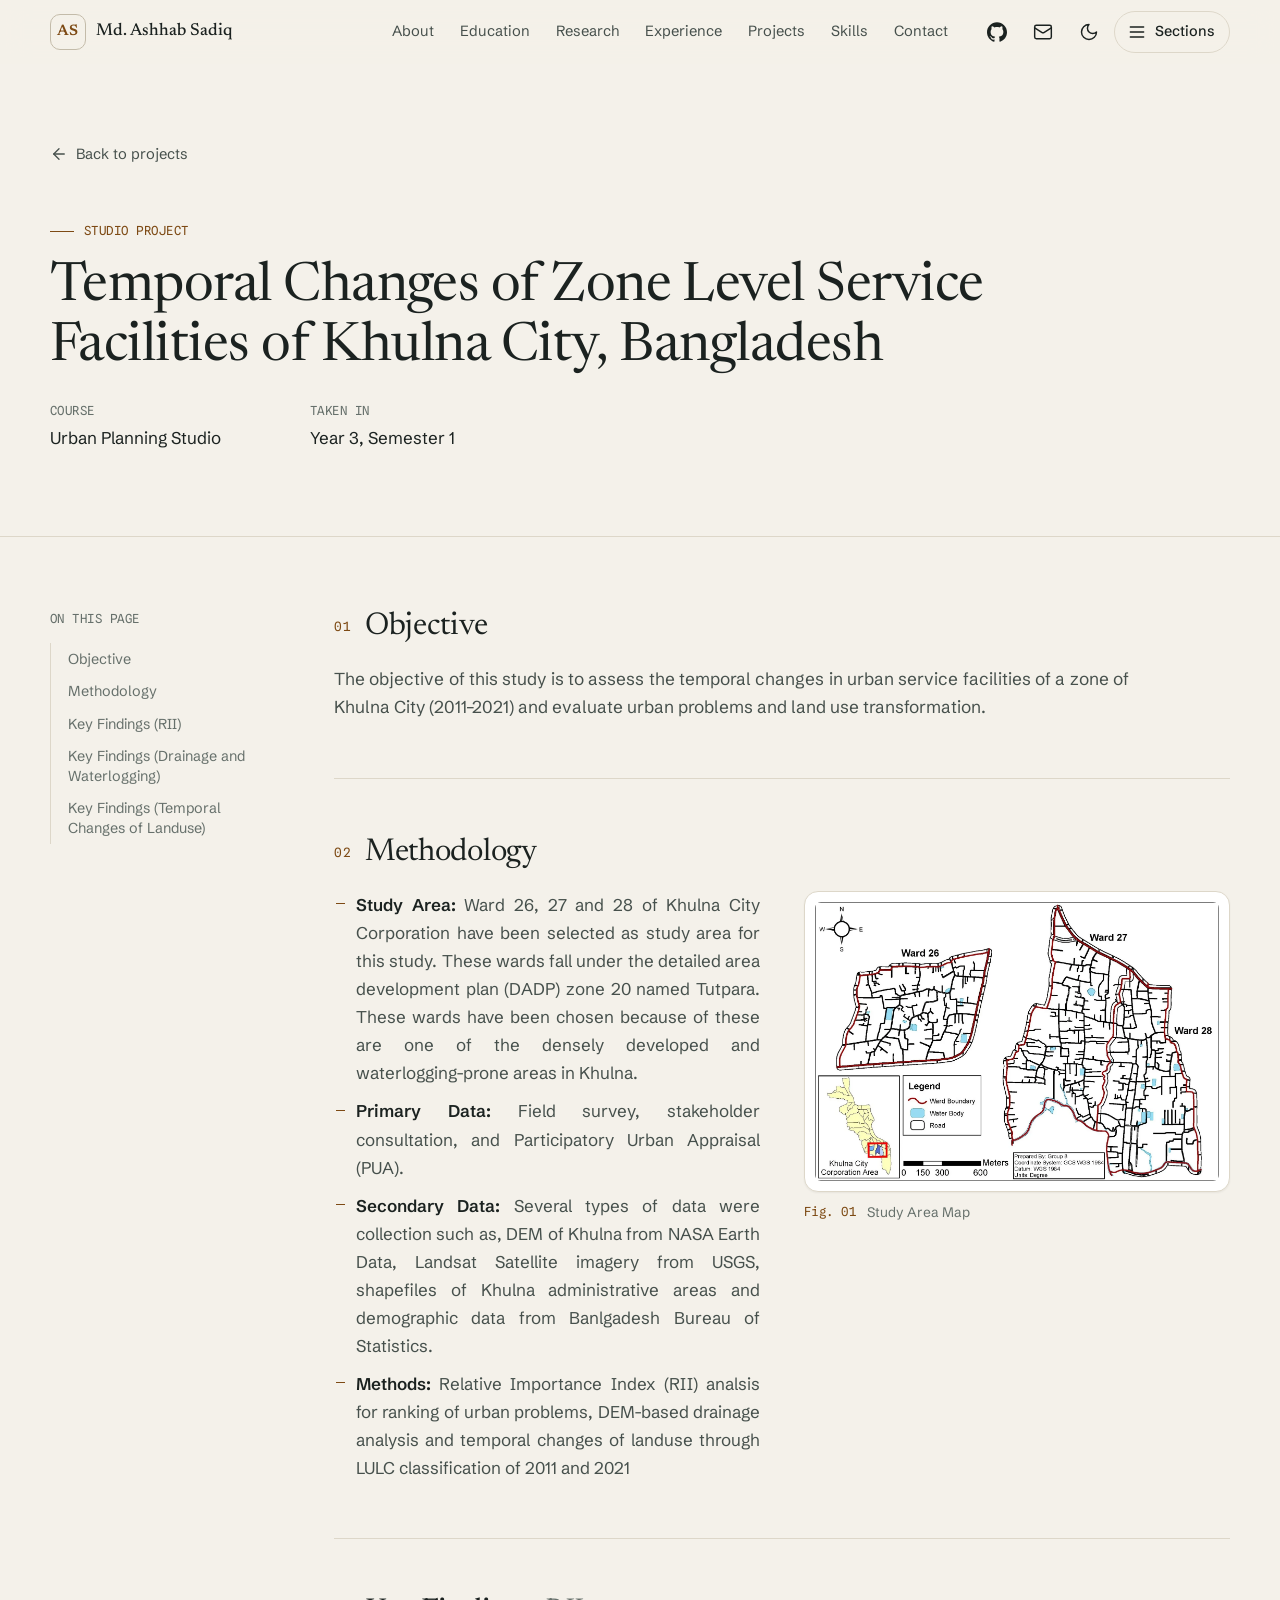
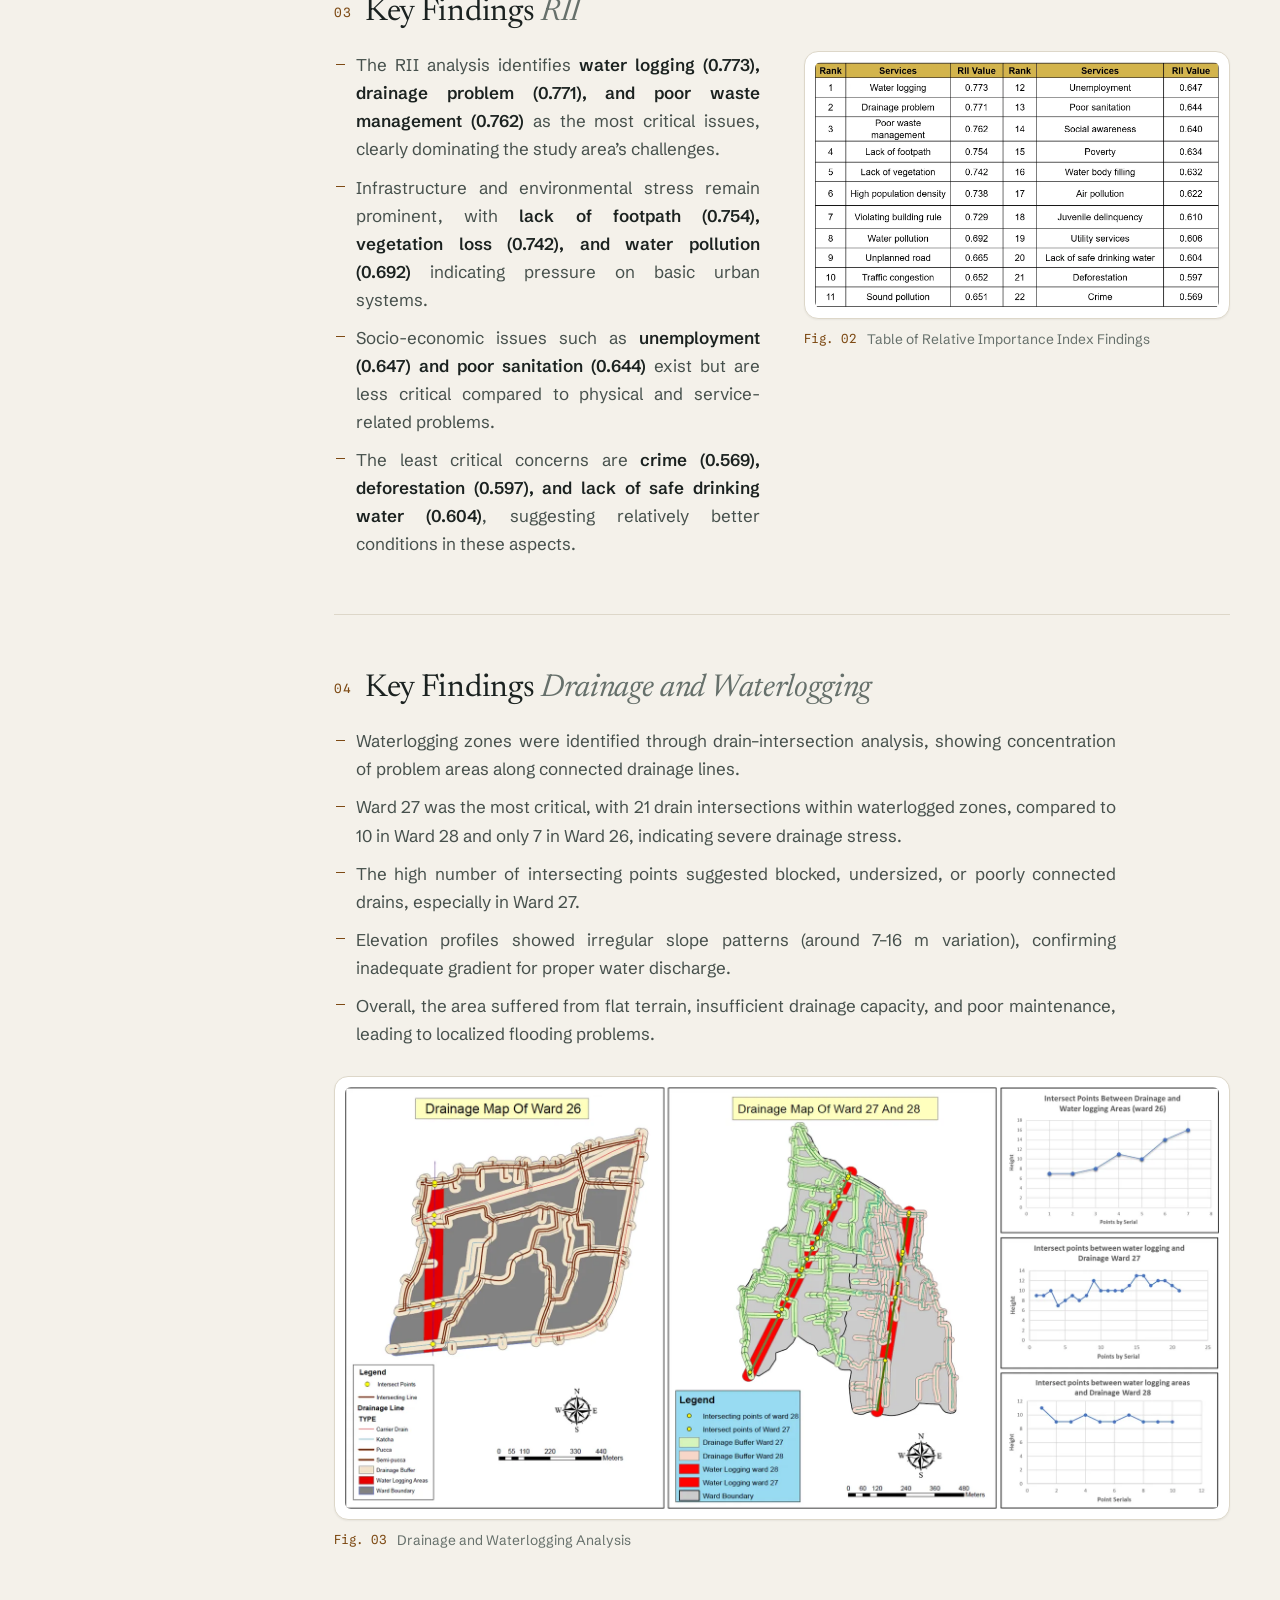
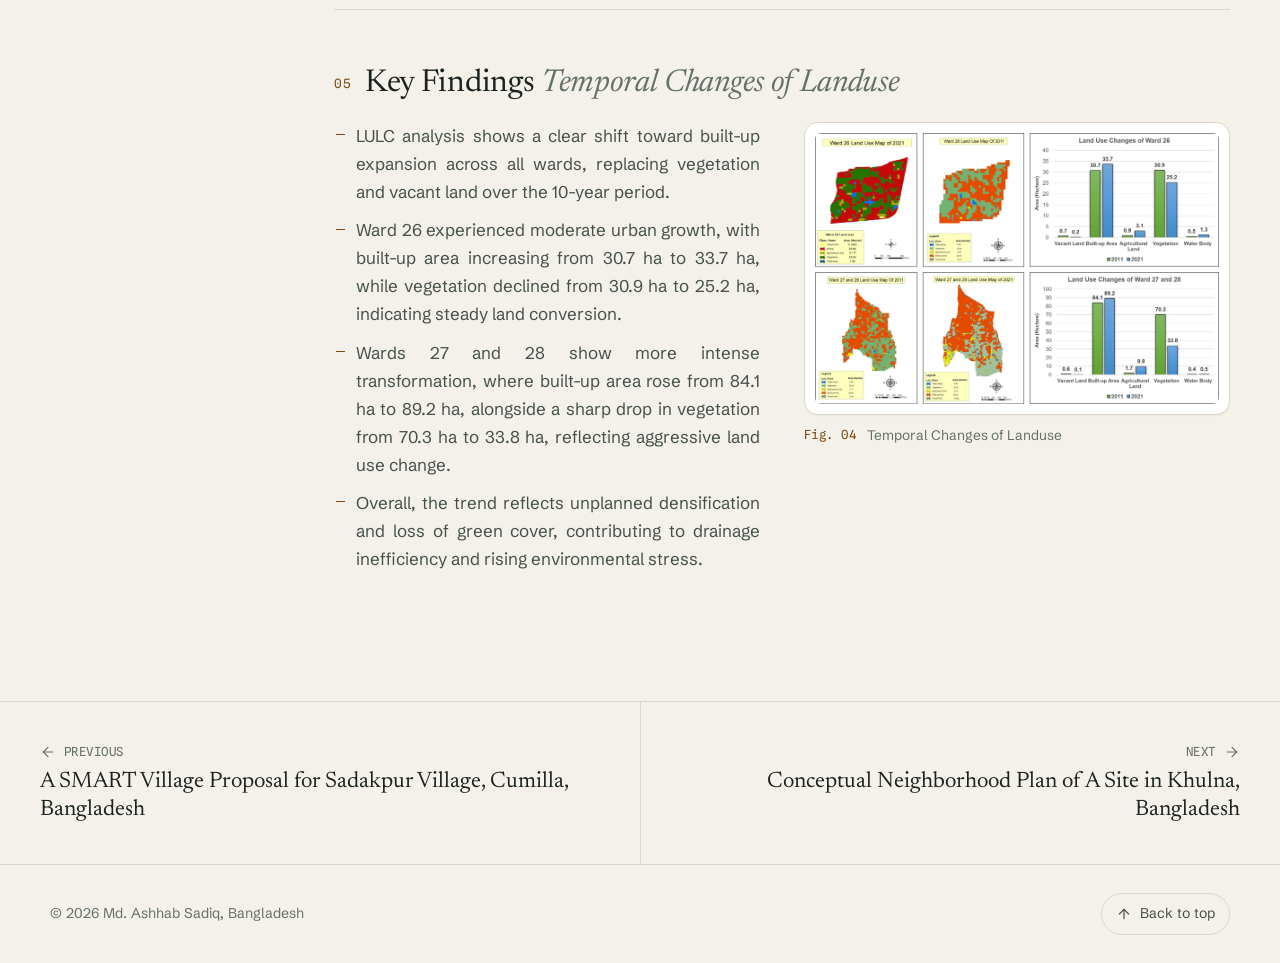
<file: academic-urban.html>
<!DOCTYPE html>
<html lang="en">
<head>
  <meta charset="UTF-8">
  <meta name="viewport" content="width=device-width, initial-scale=1, viewport-fit=cover">
  <title>Temporal Changes of Zone Level Service Facilities of Khulna City, Bangladesh · Md. Ashhab Sadiq</title>
  <meta name="description" content="The objective of this study is to assess the temporal changes in urban service facilities of a zone of Khulna City (2011–2021) and evaluate urban problems and…">
  <meta name="author" content="Md. Ashhab Sadiq">
  <meta name="theme-color" content="#f4f1ea">
  <link rel="canonical" href="https://ashhabsadiq.github.io/academic-urban.html">
  <meta property="og:type" content="article">
  <meta property="og:title" content="Temporal Changes of Zone Level Service Facilities of Khulna City, Bangladesh">
  <meta property="og:description" content="The objective of this study is to assess the temporal changes in urban service facilities of a zone of Khulna City (2011–2021) and evaluate urban problems and…">
  <link rel="icon" href="Images/Icon.ico">
  <script>(function(){var d=document.documentElement;d.classList.add('js');try{var t=localStorage.getItem('theme');if(t==='light'||t==='dark')d.setAttribute('data-theme',t);}catch(e){}})();</script>
  <link rel="preconnect" href="https://fonts.googleapis.com">
  <link rel="preconnect" href="https://fonts.gstatic.com" crossorigin>
  <link rel="stylesheet" href="https://fonts.googleapis.com/css2?family=Newsreader:ital,opsz,wght@0,6..72,400..600;1,6..72,400..500&amp;family=Schibsted+Grotesk:wght@400;500;600&amp;family=Spline+Sans+Mono:wght@400;500&amp;display=swap">
  <link rel="stylesheet" href="style.css">
  <script src="script.js" defer></script>
</head>
<body>
<a class="skip-link" href="#main">Skip to content</a>

<header class="site-header">
  <div class="container header-inner">
    <a class="brand" href="index.html" aria-label="Md. Ashhab Sadiq, home">
      <span class="brand-mark" aria-hidden="true">AS</span>
      <span class="brand-name">Md. Ashhab Sadiq</span>
    </a>
    <nav class="nav-desktop" aria-label="Primary"><a href="index.html#about">About</a><a href="index.html#education">Education</a><a href="index.html#research">Research</a><a href="index.html#experience">Experience</a><a href="index.html#projects">Projects</a><a href="index.html#skills">Skills</a><a href="index.html#contact">Contact</a></nav>
    <div class="header-actions">
      <a class="icon-btn hide-xs" href="https://github.com/ashhabsadiq" target="_blank" rel="noopener" aria-label="GitHub" title="GitHub"><svg class="icon" aria-hidden="true"><use href="icons.svg#github"/></svg></a>
      <a class="icon-btn hide-xs" href="mailto:sadiq.kuet.urp@gmail.com" aria-label="Email" title="Email"><svg class="icon" aria-hidden="true"><use href="icons.svg#mail"/></svg></a>
      <button class="icon-btn theme-toggle" type="button" aria-label="Toggle colour theme" title="Light / dark">
        <svg class="icon icon-moon" aria-hidden="true"><use href="icons.svg#moon"/></svg>
        <svg class="icon icon-sun" aria-hidden="true"><use href="icons.svg#sun"/></svg>
      </button>
      <button class="icon-btn menu-btn" type="button" data-drawer-open aria-controls="drawer" aria-expanded="false">
        <svg class="icon" aria-hidden="true"><use href="icons.svg#menu"/></svg><span>Sections</span>
      </button>
    </div>
  </div>
</header>

<aside id="drawer" class="drawer" aria-label="Menu" aria-hidden="true">
  <div class="drawer-head">
    <span class="mono">Menu</span>
    <button class="icon-btn" type="button" data-drawer-close aria-label="Close menu"><svg class="icon" aria-hidden="true"><use href="icons.svg#close"/></svg></button>
  </div>
  <nav class="drawer-nav" aria-label="Menu">
    <p class="drawer-group mono">On this page</p>
    <ol>
      <li><a href="#objective">Objective</a></li>
      <li><a href="#methodology">Methodology</a></li>
      <li><a href="#key-findings-rii">Key Findings (RII)</a></li>
      <li><a href="#key-findings-drainage-and-waterlogging">Key Findings (Drainage and Waterlogging)</a></li>
      <li><a href="#key-findings-temporal-changes-of-landuse">Key Findings (Temporal Changes of Landuse)</a></li>
    </ol>
    <p class="drawer-group mono">Portfolio</p>
    <ol>
      <li><a href="index.html#about">About me</a></li>
      <li><a href="index.html#education">Education</a></li>
      <li><a href="index.html#research">Research &amp; publications</a></li>
      <li><a href="index.html#experience">Work experience</a></li>
      <li><a href="index.html#projects">Academic projects</a></li>
      <li><a href="index.html#skills">Technical &amp; research skills</a></li>
      <li><a href="index.html#awards">Awards</a></li>
      <li><a href="index.html#certifications">Certifications</a></li>
      <li><a href="index.html#extracurricular">Extracurricular</a></li>
      <li><a href="index.html#contact">Contact &amp; profiles</a></li>
    </ol>
  </nav>
</aside>
<div class="drawer-backdrop" aria-hidden="true"></div>

<main id="main">

<section class="case-hero" id="top">
  <div class="container">
    <a class="back-link" href="index.html#academic-urban"><svg class="icon" aria-hidden="true"><use href="icons.svg#arrow-left"/></svg>Back to projects</a>
    <p class="eyebrow mono">Studio project</p>
    <h1>Temporal Changes of Zone Level Service Facilities of Khulna City, Bangladesh</h1>
    <dl class="case-meta">
      <div><dt class="mono">Course</dt><dd>Urban Planning Studio</dd></div>
      <div><dt class="mono">Taken in</dt><dd>Year 3, Semester 1</dd></div>
    </dl>
  </div>
</section>

<div class="container case-layout">
  <nav class="toc" aria-label="On this page">
    <span class="mono">On this page</span>
    <ol>
      <li><a href="#objective">Objective</a></li>
      <li><a href="#methodology">Methodology</a></li>
      <li><a href="#key-findings-rii">Key Findings (RII)</a></li>
      <li><a href="#key-findings-drainage-and-waterlogging">Key Findings (Drainage and Waterlogging)</a></li>
      <li><a href="#key-findings-temporal-changes-of-landuse">Key Findings (Temporal Changes of Landuse)</a></li>
    </ol>
  </nav>
  <article class="prose">
<section class="block reveal" id="objective" aria-labelledby="objective-h">
  <h2 id="objective-h"><span class="num">01</span><span>Objective</span></h2>
  <p>The objective of this study is to assess the temporal changes in urban service facilities of a zone of Khulna City (2011–2021) and evaluate urban problems and land use transformation.</p>
</section>
<section class="block reveal" id="methodology" aria-labelledby="methodology-h">
  <h2 id="methodology-h"><span class="num">02</span><span>Methodology</span></h2>
  <div class="split">
      <div>
        <ul>
 <li><strong>Study Area:</strong> Ward 26, 27 and 28 of Khulna City Corporation have been selected as study area for this study. These wards fall under the detailed area development plan (DADP) zone 20 named Tutpara. These wards have been chosen because of these are one of the densely developed and waterlogging-prone areas in Khulna.</li>
 <li><strong>Primary Data:</strong> Field survey, stakeholder consultation, and Participatory Urban Appraisal (PUA).</li>
 <li><strong>Secondary Data:</strong> Several types of data were collection such as, DEM of Khulna from NASA Earth Data, Landsat Satellite imagery from USGS, shapefiles of Khulna administrative areas and demographic data from Banlgadesh Bureau of Statistics.</li>
 <li><strong>Methods:</strong> Relative Importance Index (RII) analsis for ranking of urban problems, DEM-based drainage analysis and temporal changes of landuse through LULC classification of 2011 and 2021</li>
        </ul>
      </div>
      <div>
        <figure class="figure"><button class="zoom" type="button" data-zoom="Images/ups_studyarea.jpg" aria-label="Enlarge: Study Area Map"><img width="1549" height="1071" src="Images/web/ups-studyarea.webp" alt="Study Area Map" loading="lazy" decoding="async"></button><figcaption><span class="mono">Fig. 01</span><span>Study Area Map</span></figcaption></figure>
      </div>
    </div>
</section>
<section class="block reveal" id="key-findings-rii" aria-labelledby="key-findings-rii-h">
  <h2 id="key-findings-rii-h"><span class="num">03</span><span>Key Findings <span class="sub">RII</span></span></h2>
  <div class="split">
      <div>
        <ul>
          <li>The RII analysis identifies <strong>water logging (0.773), drainage problem (0.771), and poor waste management (0.762)</strong> as the most critical issues, clearly dominating the study area’s challenges.</li>
          <li>Infrastructure and environmental stress remain prominent, with <strong>lack of footpath (0.754), vegetation loss (0.742), and water pollution (0.692)</strong> indicating pressure on basic urban systems.</li>
          <li>Socio-economic issues such as <strong>unemployment (0.647) and poor sanitation (0.644)</strong> exist but are less critical compared to physical and service-related problems.</li>
          <li>The least critical concerns are <strong>crime (0.569), deforestation (0.597), and lack of safe drinking water (0.604)</strong>, suggesting relatively better conditions in these aspects.</li>
        </ul>
      </div>
      <div>
        <figure class="figure"><button class="zoom" type="button" data-zoom="Images/ups_problems.png" aria-label="Enlarge: Table of Relative Importance Index Findings"><img width="1462" height="889" src="Images/web/ups-problems.webp" alt="Table of Relative Importance Index Findings" loading="lazy" decoding="async"></button><figcaption><span class="mono">Fig. 02</span><span>Table of Relative Importance Index Findings</span></figcaption></figure>
      </div>
    </div>
</section>
<section class="block reveal" id="key-findings-drainage-and-waterlogging" aria-labelledby="key-findings-drainage-and-waterlogging-h">
  <h2 id="key-findings-drainage-and-waterlogging-h"><span class="num">04</span><span>Key Findings <span class="sub">Drainage and Waterlogging</span></span></h2>
  <ul>
       <li>Waterlogging zones were identified through drain–intersection analysis, showing concentration of problem areas along connected drainage lines.</li>
          <li>Ward 27 was the most critical, with 21 drain intersections within waterlogged zones, compared to 10 in Ward 28 and only 7 in Ward 26, indicating severe drainage stress.</li>
          <li>The high number of intersecting points suggested blocked, undersized, or poorly connected drains, especially in Ward 27.</li>
          <li>Elevation profiles showed irregular slope patterns (around 7–16 m variation), confirming inadequate gradient for proper water discharge.</li>
          <li>Overall, the area suffered from flat terrain, insufficient drainage capacity, and poor maintenance, leading to localized flooding problems.</li>
    </ul>

    <figure class="figure"><button class="zoom" type="button" data-zoom="Images/ups_drainage.png" aria-label="Enlarge: Drainage and Waterlogging Analysis"><img width="1800" height="870" src="Images/web/ups-drainage.webp" alt="Drainage and Waterlogging Analysis" loading="lazy" decoding="async"></button><figcaption><span class="mono">Fig. 03</span><span>Drainage and Waterlogging Analysis</span></figcaption></figure>
</section>
<section class="block reveal" id="key-findings-temporal-changes-of-landuse" aria-labelledby="key-findings-temporal-changes-of-landuse-h">
  <h2 id="key-findings-temporal-changes-of-landuse-h"><span class="num">05</span><span>Key Findings <span class="sub">Temporal Changes of Landuse</span></span></h2>
  <div class="split">
      <div>
        <ul>
        <li>LULC analysis shows a clear shift toward built-up expansion across all wards, replacing vegetation and vacant land over the 10-year period.</li>
      <li>Ward 26 experienced moderate urban growth, with built-up area increasing from 30.7 ha to 33.7 ha, while vegetation declined from 30.9 ha to 25.2 ha, indicating steady land conversion.</li>
      <li>Wards 27 and 28 show more intense transformation, where built-up area rose from 84.1 ha to 89.2 ha, alongside a sharp drop in vegetation from 70.3 ha to 33.8 ha, reflecting aggressive land use change.</li>
      <li>Overall, the trend reflects unplanned densification and loss of green cover, contributing to drainage inefficiency and rising environmental stress.</li> 
        </ul>
      </div>
      <div>
        <figure class="figure"><button class="zoom" type="button" data-zoom="Images/ups_lulc.png" aria-label="Enlarge: Temporal Changes of Landuse"><img width="1800" height="1205" src="Images/web/ups-lulc.webp" alt="Temporal Changes of Landuse" loading="lazy" decoding="async"></button><figcaption><span class="mono">Fig. 04</span><span>Temporal Changes of Landuse</span></figcaption></figure>
      </div>
    </div>
</section>
  </article>
</div>

<nav class="case-pager" aria-label="More work">
  <div class="pager-grid">
    <a class="prev" href="academic-rural.html"><span class="mono"><svg class="icon" aria-hidden="true"><use href="icons.svg#arrow-left"/></svg>Previous</span><span class="title">A SMART Village Proposal for Sadakpur Village, Cumilla, Bangladesh</span></a>
    <a class="next" href="academic-planning.html"><span class="mono">Next<svg class="icon" aria-hidden="true"><use href="icons.svg#arrow-right"/></svg></span><span class="title">Conceptual Neighborhood Plan of A Site in Khulna, Bangladesh</span></a>
  </div>
</nav>

</main>

<footer class="site-footer">
  <div class="container footer-inner">
    <span>© <span data-year>2026</span> Md. Ashhab Sadiq, Bangladesh</span>
    <a class="to-top" href="#top"><svg class="icon" aria-hidden="true"><use href="icons.svg#arrow-up"/></svg>Back to top</a>
  </div>
</footer>
</body>
</html>
</file>
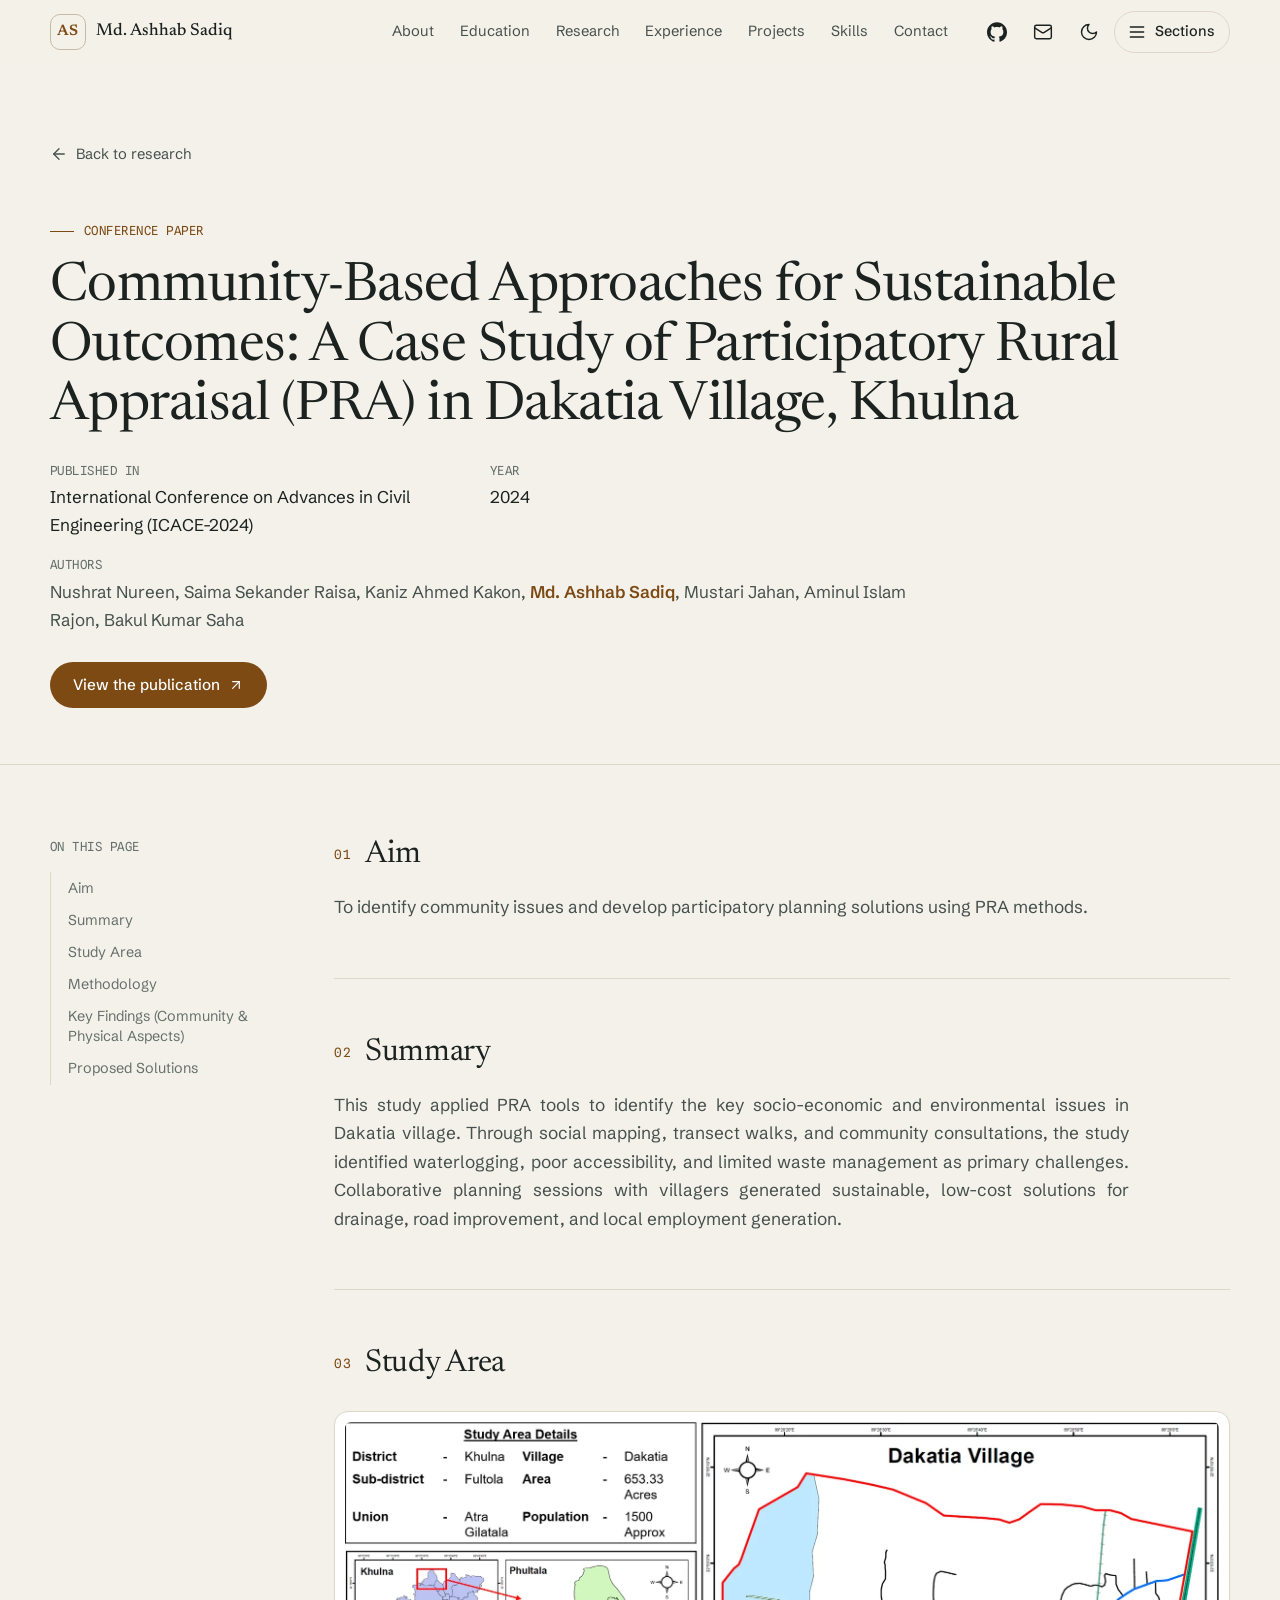
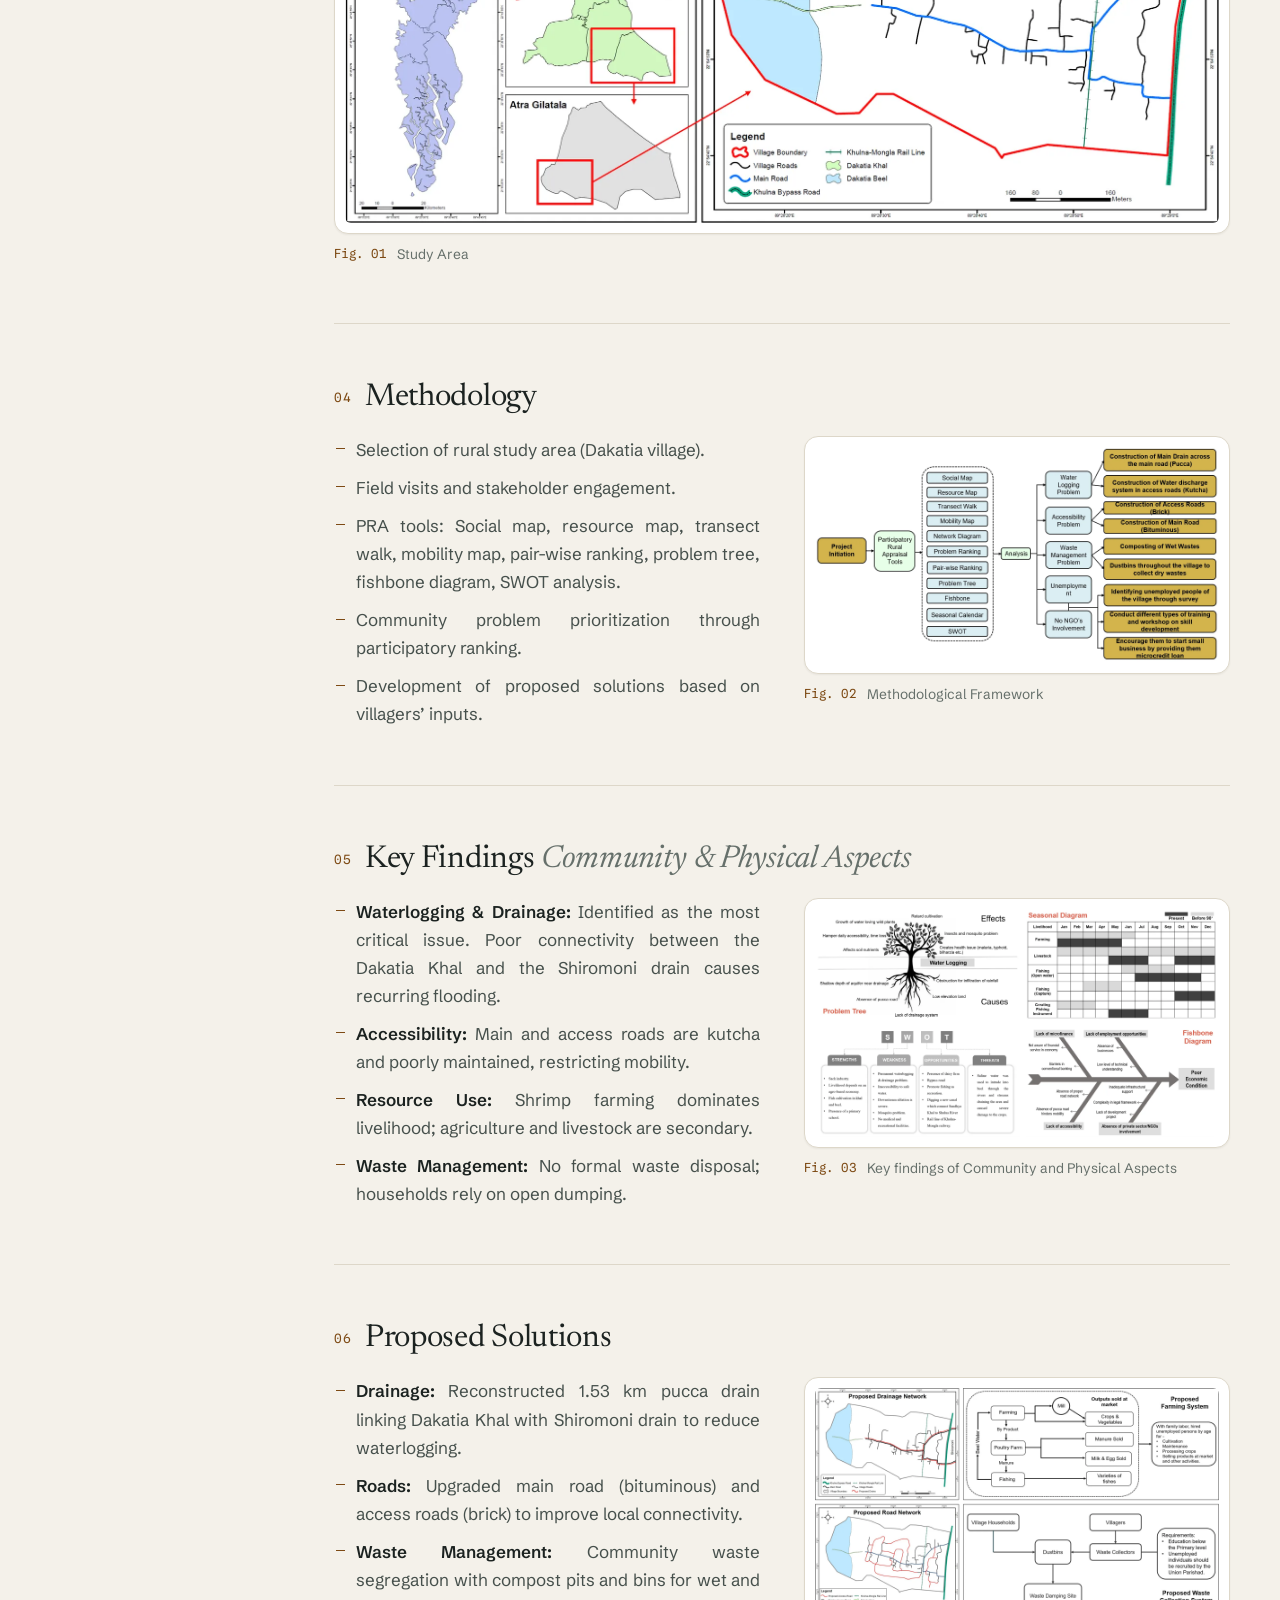
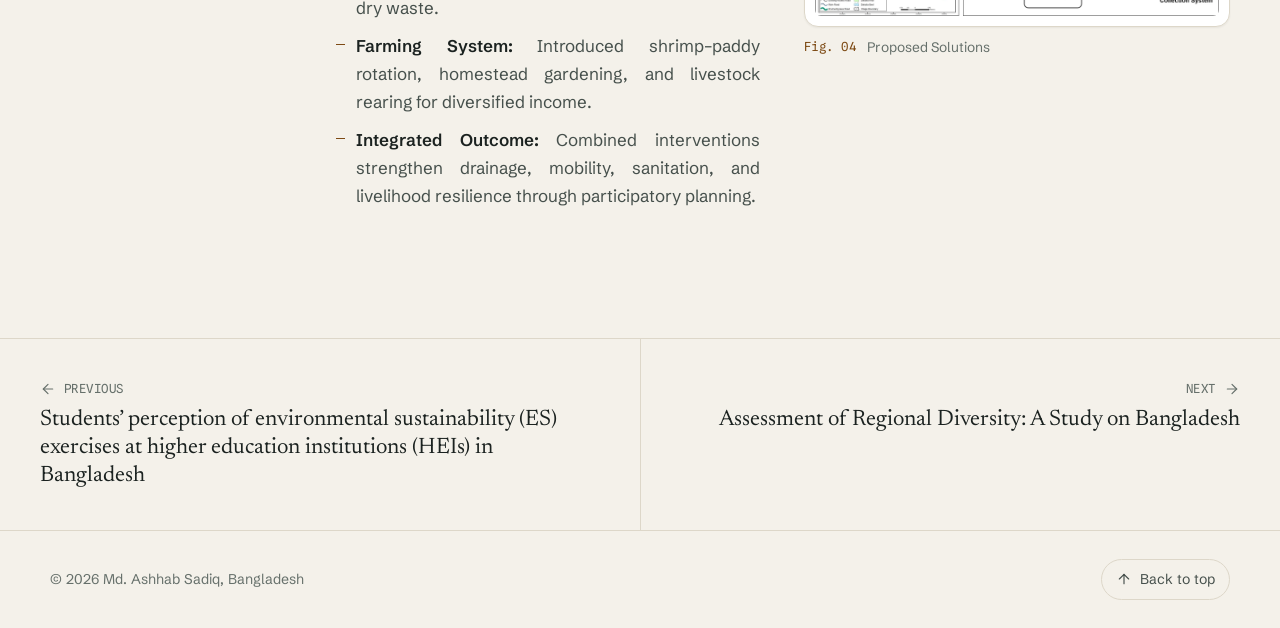
<file: research-community.html>
<!DOCTYPE html>
<html lang="en">
<head>
  <meta charset="UTF-8">
  <meta name="viewport" content="width=device-width, initial-scale=1, viewport-fit=cover">
  <title>Community-Based Approaches for Sustainable Outcomes: A Case Study of Participatory Rural Appraisal (PRA) in Dakatia Village, Khulna · Md. Ashhab Sadiq</title>
  <meta name="description" content="Nushrat Nureen, Saima Sekander Raisa, Kaniz Ahmed Kakon, Md. Ashhab Sadiq, Mustari Jahan, Aminul Islam Rajon, Bakul Kumar Saha">
  <meta name="author" content="Md. Ashhab Sadiq">
  <meta name="theme-color" content="#f4f1ea">
  <link rel="canonical" href="https://ashhabsadiq.github.io/research-community.html">
  <meta property="og:type" content="article">
  <meta property="og:title" content="Community-Based Approaches for Sustainable Outcomes: A Case Study of Participatory Rural Appraisal (PRA) in Dakatia Village, Khulna">
  <meta property="og:description" content="Nushrat Nureen, Saima Sekander Raisa, Kaniz Ahmed Kakon, Md. Ashhab Sadiq, Mustari Jahan, Aminul Islam Rajon, Bakul Kumar Saha">
  <link rel="icon" href="Images/Icon.ico">
  <script>(function(){var d=document.documentElement;d.classList.add('js');try{var t=localStorage.getItem('theme');if(t==='light'||t==='dark')d.setAttribute('data-theme',t);}catch(e){}})();</script>
  <link rel="preconnect" href="https://fonts.googleapis.com">
  <link rel="preconnect" href="https://fonts.gstatic.com" crossorigin>
  <link rel="stylesheet" href="https://fonts.googleapis.com/css2?family=Newsreader:ital,opsz,wght@0,6..72,400..600;1,6..72,400..500&amp;family=Schibsted+Grotesk:wght@400;500;600&amp;family=Spline+Sans+Mono:wght@400;500&amp;display=swap">
  <link rel="stylesheet" href="style.css">
  <script src="script.js" defer></script>
</head>
<body>
<a class="skip-link" href="#main">Skip to content</a>

<header class="site-header">
  <div class="container header-inner">
    <a class="brand" href="index.html" aria-label="Md. Ashhab Sadiq, home">
      <span class="brand-mark" aria-hidden="true">AS</span>
      <span class="brand-name">Md. Ashhab Sadiq</span>
    </a>
    <nav class="nav-desktop" aria-label="Primary"><a href="index.html#about">About</a><a href="index.html#education">Education</a><a href="index.html#research">Research</a><a href="index.html#experience">Experience</a><a href="index.html#projects">Projects</a><a href="index.html#skills">Skills</a><a href="index.html#contact">Contact</a></nav>
    <div class="header-actions">
      <a class="icon-btn hide-xs" href="https://github.com/ashhabsadiq" target="_blank" rel="noopener" aria-label="GitHub" title="GitHub"><svg class="icon" aria-hidden="true"><use href="icons.svg#github"/></svg></a>
      <a class="icon-btn hide-xs" href="mailto:sadiq.kuet.urp@gmail.com" aria-label="Email" title="Email"><svg class="icon" aria-hidden="true"><use href="icons.svg#mail"/></svg></a>
      <button class="icon-btn theme-toggle" type="button" aria-label="Toggle colour theme" title="Light / dark">
        <svg class="icon icon-moon" aria-hidden="true"><use href="icons.svg#moon"/></svg>
        <svg class="icon icon-sun" aria-hidden="true"><use href="icons.svg#sun"/></svg>
      </button>
      <button class="icon-btn menu-btn" type="button" data-drawer-open aria-controls="drawer" aria-expanded="false">
        <svg class="icon" aria-hidden="true"><use href="icons.svg#menu"/></svg><span>Sections</span>
      </button>
    </div>
  </div>
</header>

<aside id="drawer" class="drawer" aria-label="Menu" aria-hidden="true">
  <div class="drawer-head">
    <span class="mono">Menu</span>
    <button class="icon-btn" type="button" data-drawer-close aria-label="Close menu"><svg class="icon" aria-hidden="true"><use href="icons.svg#close"/></svg></button>
  </div>
  <nav class="drawer-nav" aria-label="Menu">
    <p class="drawer-group mono">On this page</p>
    <ol>
      <li><a href="#aim">Aim</a></li>
      <li><a href="#summary">Summary</a></li>
      <li><a href="#study-area">Study Area</a></li>
      <li><a href="#methodology">Methodology</a></li>
      <li><a href="#key-findings-community-physical-aspects">Key Findings (Community &amp; Physical Aspects)</a></li>
      <li><a href="#proposed-solutions">Proposed Solutions</a></li>
    </ol>
    <p class="drawer-group mono">Portfolio</p>
    <ol>
      <li><a href="index.html#about">About me</a></li>
      <li><a href="index.html#education">Education</a></li>
      <li><a href="index.html#research">Research &amp; publications</a></li>
      <li><a href="index.html#experience">Work experience</a></li>
      <li><a href="index.html#projects">Academic projects</a></li>
      <li><a href="index.html#skills">Technical &amp; research skills</a></li>
      <li><a href="index.html#awards">Awards</a></li>
      <li><a href="index.html#certifications">Certifications</a></li>
      <li><a href="index.html#extracurricular">Extracurricular</a></li>
      <li><a href="index.html#contact">Contact &amp; profiles</a></li>
    </ol>
  </nav>
</aside>
<div class="drawer-backdrop" aria-hidden="true"></div>

<main id="main">

<section class="case-hero" id="top">
  <div class="container">
    <a class="back-link" href="index.html#research-community"><svg class="icon" aria-hidden="true"><use href="icons.svg#arrow-left"/></svg>Back to research</a>
    <p class="eyebrow mono">Conference paper</p>
    <h1>Community-Based Approaches for Sustainable Outcomes: A Case Study of Participatory Rural Appraisal (PRA) in Dakatia Village, Khulna</h1>
    <dl class="case-meta">
      <div><dt class="mono">Published in</dt><dd>International Conference on Advances in Civil Engineering (ICACE-2024)</dd></div>
      <div><dt class="mono">Year</dt><dd>2024</dd></div>
      <div class="authors"><dt class="mono">Authors</dt><dd>Nushrat Nureen, Saima Sekander Raisa, Kaniz Ahmed Kakon, <strong>Md. Ashhab Sadiq</strong>, Mustari Jahan, Aminul Islam Rajon, Bakul Kumar Saha</dd></div>
    </dl>
    <div class="case-actions">
      <a class="btn btn-primary" href="https://www.researchgate.net/publication/385388432_Community-Based_Approaches_for_Sustainable_Outcomes_A_Case_Study_of_Participatory_Rural_Appraisal_in_Dakatia_VillageKhulna" target="_blank" rel="noopener">View the publication <svg class="icon icon-arrow" aria-hidden="true"><use href="icons.svg#arrow-up-right"/></svg></a>
    </div>
  </div>
</section>

<div class="container case-layout">
  <nav class="toc" aria-label="On this page">
    <span class="mono">On this page</span>
    <ol>
      <li><a href="#aim">Aim</a></li>
      <li><a href="#summary">Summary</a></li>
      <li><a href="#study-area">Study Area</a></li>
      <li><a href="#methodology">Methodology</a></li>
      <li><a href="#key-findings-community-physical-aspects">Key Findings (Community &amp; Physical Aspects)</a></li>
      <li><a href="#proposed-solutions">Proposed Solutions</a></li>
    </ol>
  </nav>
  <article class="prose">
<section class="block reveal" id="aim" aria-labelledby="aim-h">
  <h2 id="aim-h"><span class="num">01</span><span>Aim</span></h2>
  <p>To identify community issues and develop participatory planning solutions using PRA methods.</p>
</section>
<section class="block reveal" id="summary" aria-labelledby="summary-h">
  <h2 id="summary-h"><span class="num">02</span><span>Summary</span></h2>
  <p>This study applied PRA tools to identify the key socio-economic and environmental issues in Dakatia village. Through social mapping, transect walks, and community consultations, the study identified waterlogging, poor accessibility, and limited waste management as primary challenges. Collaborative planning sessions with villagers generated sustainable, low-cost solutions for drainage, road improvement, and local employment generation.</p>
</section>
<section class="block reveal" id="study-area" aria-labelledby="study-area-h">
  <h2 id="study-area-h"><span class="num">03</span><span>Study Area</span></h2>
  <figure class="figure"><button class="zoom" type="button" data-zoom="Images/pra_studyarea.png" aria-label="Enlarge: Study Area"><img width="1800" height="827" src="Images/web/pra-studyarea.webp" alt="Study Area" loading="lazy" decoding="async"></button><figcaption><span class="mono">Fig. 01</span><span>Study Area</span></figcaption></figure>
</section>
<section class="block reveal" id="methodology" aria-labelledby="methodology-h">
  <h2 id="methodology-h"><span class="num">04</span><span>Methodology</span></h2>
  <div class="split">
  <div>
  <ul>
 <li>Selection of rural study area (Dakatia village).</li>
 <li>Field visits and stakeholder engagement.</li>
 <li>PRA tools: Social map, resource map, transect walk, mobility map, pair-wise ranking, problem tree, fishbone diagram, SWOT analysis.</li>
 <li>Community problem prioritization through participatory ranking.</li>
 <li>Development of proposed solutions based on villagers’ inputs.</li>
  </ul>
  </div>
  <div>
  <figure class="figure"><button class="zoom" type="button" data-zoom="Images/pra_methodology.png" aria-label="Enlarge: Methodological Framework"><img width="1788" height="956" src="Images/web/pra-methodology.webp" alt="Methodological Framework" loading="lazy" decoding="async"></button><figcaption><span class="mono">Fig. 02</span><span>Methodological Framework</span></figcaption></figure>
      </div>
    </div>
</section>
<section class="block reveal" id="key-findings-community-physical-aspects" aria-labelledby="key-findings-community-physical-aspects-h">
  <h2 id="key-findings-community-physical-aspects-h"><span class="num">05</span><span>Key Findings <span class="sub">Community &amp; Physical Aspects</span></span></h2>
  <div class="split">
      <div>
        <ul>
          <li><strong>Waterlogging & Drainage:</strong> Identified as the most critical issue. Poor connectivity between the Dakatia Khal and the Shiromoni drain causes recurring flooding.</li>
          <li><strong>Accessibility:</strong> Main and access roads are kutcha and poorly maintained, restricting mobility.</li>
          <li><strong>Resource Use:</strong> Shrimp farming dominates livelihood; agriculture and livestock are secondary.</li>
          <li><strong>Waste Management:</strong> No formal waste disposal; households rely on open dumping.</li>
        </ul>
      </div>
      <div>
        <figure class="figure"><button class="zoom" type="button" data-zoom="Images/pra_findings.png" aria-label="Enlarge: Key findings of Community and Physical Aspects"><img width="1800" height="1015" src="Images/web/pra-findings.webp" alt="Key findings of Community and Physical Aspects" loading="lazy" decoding="async"></button><figcaption><span class="mono">Fig. 03</span><span>Key findings of Community and Physical Aspects</span></figcaption></figure>
      </div>
    </div>
</section>
<section class="block reveal" id="proposed-solutions" aria-labelledby="proposed-solutions-h">
  <h2 id="proposed-solutions-h"><span class="num">06</span><span>Proposed Solutions</span></h2>
  <div class="split">
      <div>
        <ul>
          <li><strong>Drainage:</strong> Reconstructed 1.53 km pucca drain linking Dakatia Khal with Shiromoni drain to reduce waterlogging.</li>
          <li><strong>Roads:</strong> Upgraded main road (bituminous) and access roads (brick) to improve local connectivity.</li>
          <li><strong>Waste Management:</strong> Community waste segregation with compost pits and bins for wet and dry waste.</li>
          <li><strong>Farming System:</strong> Introduced shrimp–paddy rotation, homestead gardening, and livestock rearing for diversified income.</li>
           <li><strong>Integrated Outcome:</strong> Combined interventions strengthen drainage, mobility, sanitation, and livelihood resilience through participatory planning.</li>
        </ul>
      </div>
      <div>
        <figure class="figure"><button class="zoom" type="button" data-zoom="Images/pra_solutions.png" aria-label="Enlarge: Proposed Solutions"><img width="1800" height="1012" src="Images/web/pra-solutions.webp" alt="Proposed Solutions" loading="lazy" decoding="async"></button><figcaption><span class="mono">Fig. 04</span><span>Proposed Solutions</span></figcaption></figure>
      </div>
    </div>
</section>
  </article>
</div>

<nav class="case-pager" aria-label="More work">
  <div class="pager-grid">
    <a class="prev" href="research-environment.html"><span class="mono"><svg class="icon" aria-hidden="true"><use href="icons.svg#arrow-left"/></svg>Previous</span><span class="title">Students’ perception of environmental sustainability (ES) exercises at higher education institutions (HEIs) in Bangladesh</span></a>
    <a class="next" href="academic-regional.html"><span class="mono">Next<svg class="icon" aria-hidden="true"><use href="icons.svg#arrow-right"/></svg></span><span class="title">Assessment of Regional Diversity: A Study on Bangladesh</span></a>
  </div>
</nav>

</main>

<footer class="site-footer">
  <div class="container footer-inner">
    <span>© <span data-year>2026</span> Md. Ashhab Sadiq, Bangladesh</span>
    <a class="to-top" href="#top"><svg class="icon" aria-hidden="true"><use href="icons.svg#arrow-up"/></svg>Back to top</a>
  </div>
</footer>
</body>
</html>
</file>
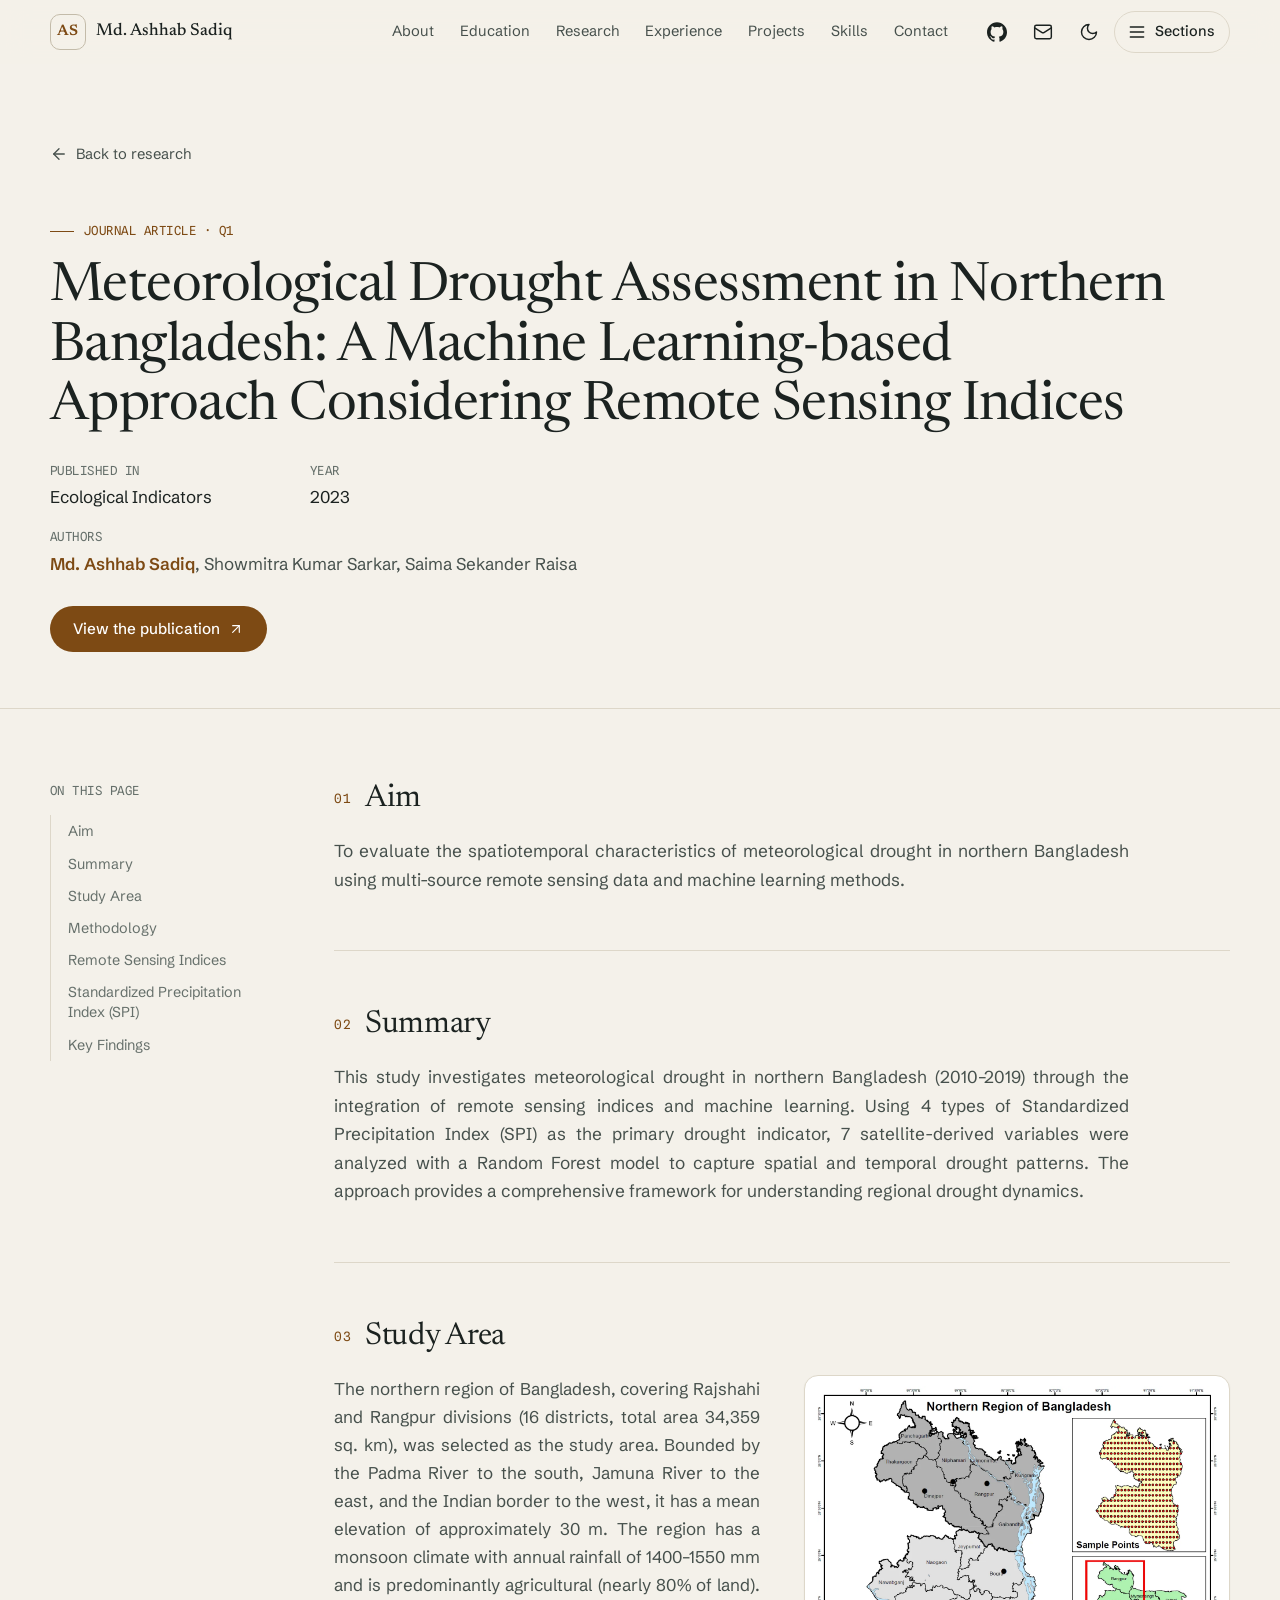
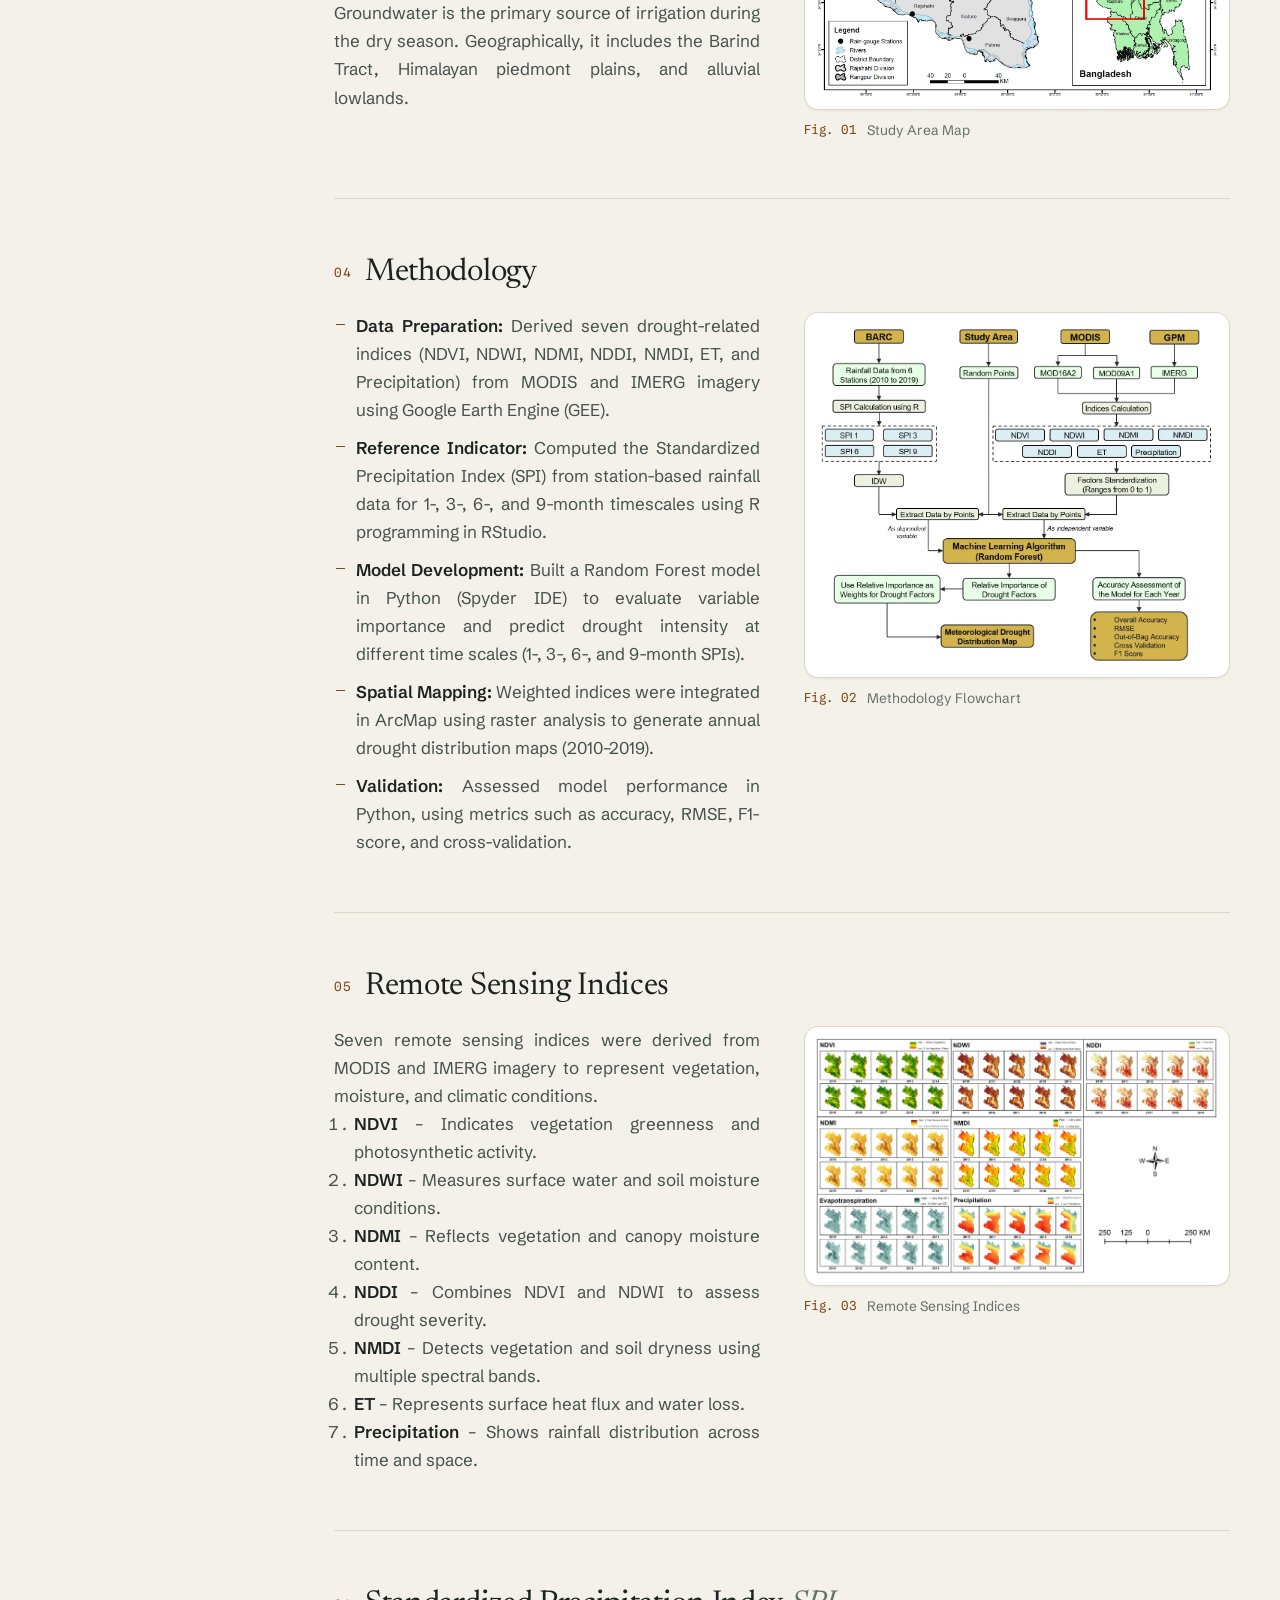
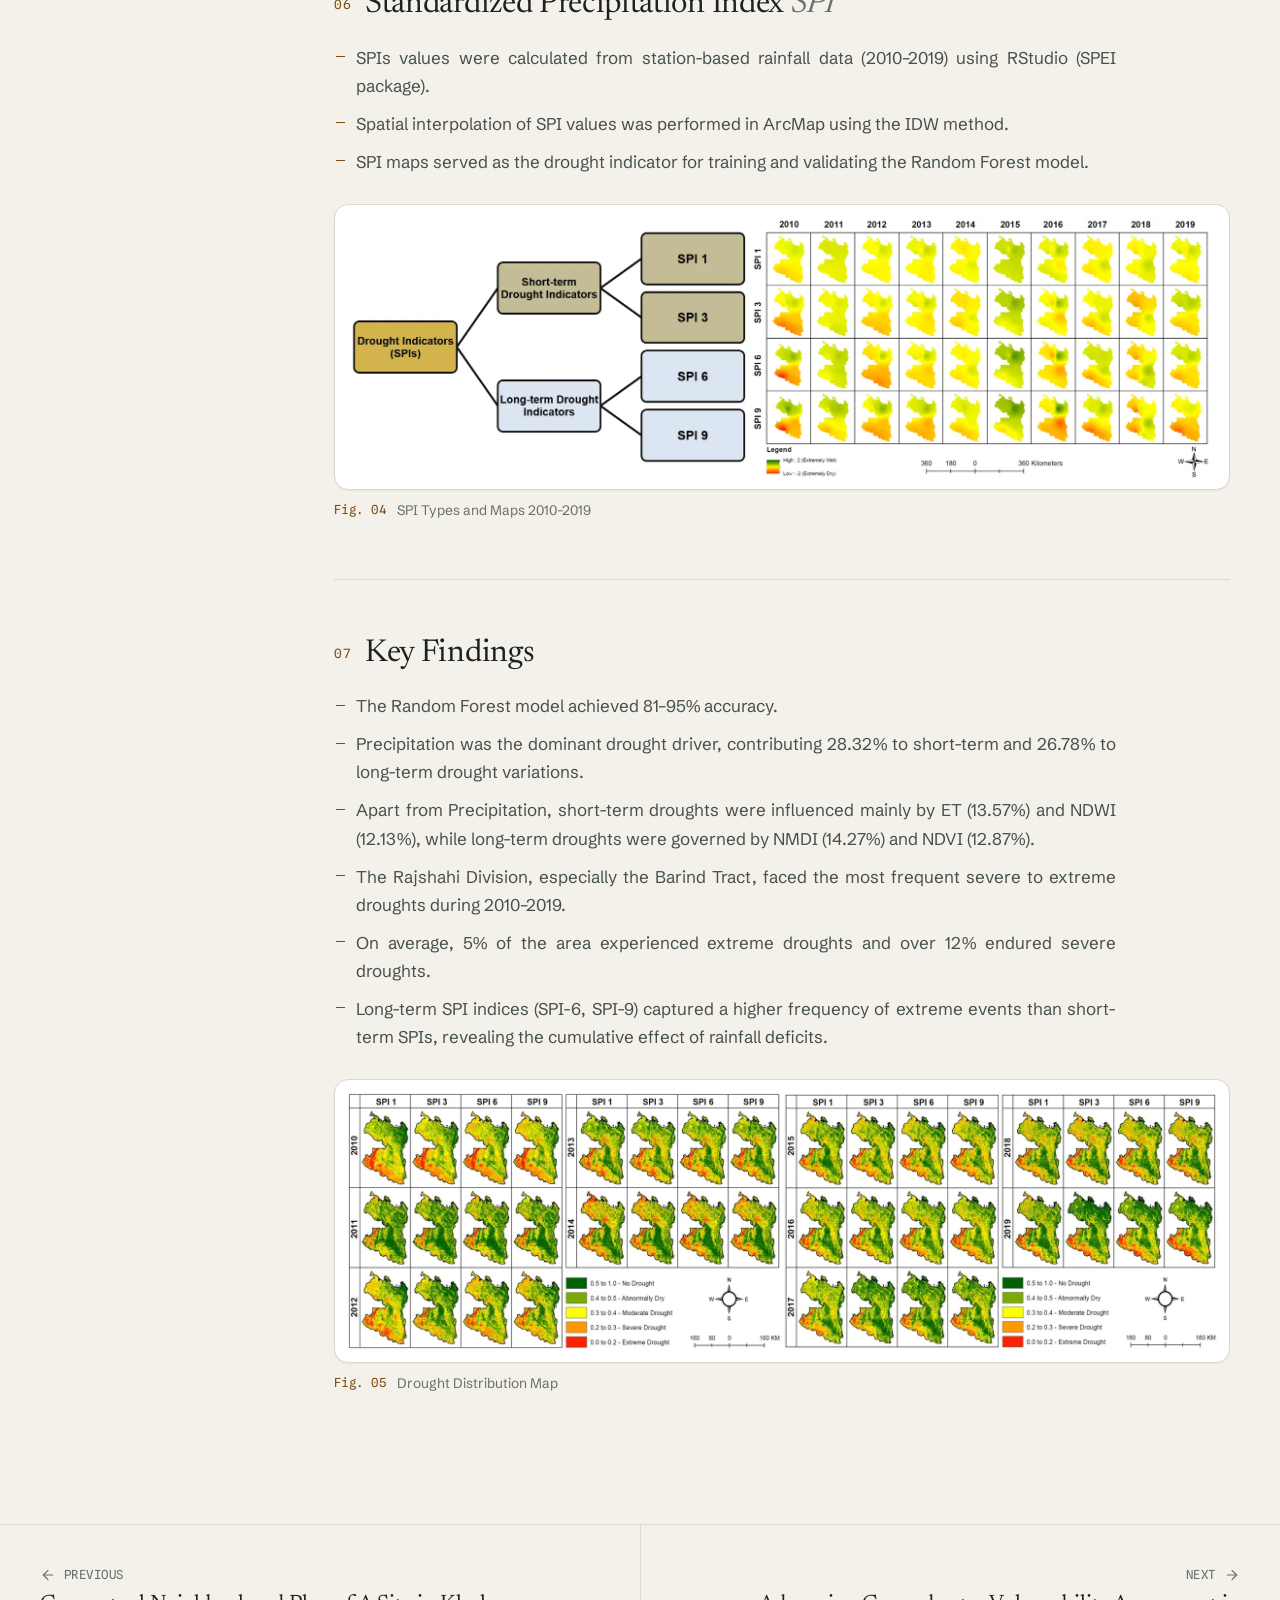
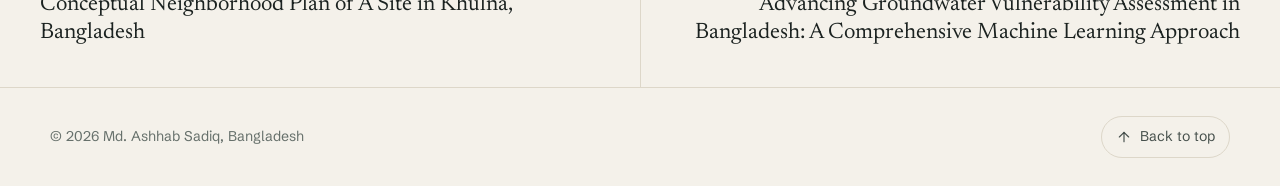
<file: research-drought.html>
<!DOCTYPE html>
<html lang="en">
<head>
  <meta charset="UTF-8">
  <meta name="viewport" content="width=device-width, initial-scale=1, viewport-fit=cover">
  <title>Meteorological Drought Assessment in Northern Bangladesh: A Machine Learning-based Approach Considering Remote Sensing Indices · Md. Ashhab Sadiq</title>
  <meta name="description" content="Md. Ashhab Sadiq, Showmitra Kumar Sarkar, Saima Sekander Raisa">
  <meta name="author" content="Md. Ashhab Sadiq">
  <meta name="theme-color" content="#f4f1ea">
  <link rel="canonical" href="https://ashhabsadiq.github.io/research-drought.html">
  <meta property="og:type" content="article">
  <meta property="og:title" content="Meteorological Drought Assessment in Northern Bangladesh: A Machine Learning-based Approach Considering Remote Sensing Indices">
  <meta property="og:description" content="Md. Ashhab Sadiq, Showmitra Kumar Sarkar, Saima Sekander Raisa">
  <link rel="icon" href="Images/Icon.ico">
  <script>(function(){var d=document.documentElement;d.classList.add('js');try{var t=localStorage.getItem('theme');if(t==='light'||t==='dark')d.setAttribute('data-theme',t);}catch(e){}})();</script>
  <link rel="preconnect" href="https://fonts.googleapis.com">
  <link rel="preconnect" href="https://fonts.gstatic.com" crossorigin>
  <link rel="stylesheet" href="https://fonts.googleapis.com/css2?family=Newsreader:ital,opsz,wght@0,6..72,400..600;1,6..72,400..500&amp;family=Schibsted+Grotesk:wght@400;500;600&amp;family=Spline+Sans+Mono:wght@400;500&amp;display=swap">
  <link rel="stylesheet" href="style.css">
  <script src="script.js" defer></script>
</head>
<body>
<a class="skip-link" href="#main">Skip to content</a>

<header class="site-header">
  <div class="container header-inner">
    <a class="brand" href="index.html" aria-label="Md. Ashhab Sadiq, home">
      <span class="brand-mark" aria-hidden="true">AS</span>
      <span class="brand-name">Md. Ashhab Sadiq</span>
    </a>
    <nav class="nav-desktop" aria-label="Primary"><a href="index.html#about">About</a><a href="index.html#education">Education</a><a href="index.html#research">Research</a><a href="index.html#experience">Experience</a><a href="index.html#projects">Projects</a><a href="index.html#skills">Skills</a><a href="index.html#contact">Contact</a></nav>
    <div class="header-actions">
      <a class="icon-btn hide-xs" href="https://github.com/ashhabsadiq" target="_blank" rel="noopener" aria-label="GitHub" title="GitHub"><svg class="icon" aria-hidden="true"><use href="icons.svg#github"/></svg></a>
      <a class="icon-btn hide-xs" href="mailto:sadiq.kuet.urp@gmail.com" aria-label="Email" title="Email"><svg class="icon" aria-hidden="true"><use href="icons.svg#mail"/></svg></a>
      <button class="icon-btn theme-toggle" type="button" aria-label="Toggle colour theme" title="Light / dark">
        <svg class="icon icon-moon" aria-hidden="true"><use href="icons.svg#moon"/></svg>
        <svg class="icon icon-sun" aria-hidden="true"><use href="icons.svg#sun"/></svg>
      </button>
      <button class="icon-btn menu-btn" type="button" data-drawer-open aria-controls="drawer" aria-expanded="false">
        <svg class="icon" aria-hidden="true"><use href="icons.svg#menu"/></svg><span>Sections</span>
      </button>
    </div>
  </div>
</header>

<aside id="drawer" class="drawer" aria-label="Menu" aria-hidden="true">
  <div class="drawer-head">
    <span class="mono">Menu</span>
    <button class="icon-btn" type="button" data-drawer-close aria-label="Close menu"><svg class="icon" aria-hidden="true"><use href="icons.svg#close"/></svg></button>
  </div>
  <nav class="drawer-nav" aria-label="Menu">
    <p class="drawer-group mono">On this page</p>
    <ol>
      <li><a href="#aim">Aim</a></li>
      <li><a href="#summary">Summary</a></li>
      <li><a href="#study-area">Study Area</a></li>
      <li><a href="#methodology">Methodology</a></li>
      <li><a href="#remote-sensing-indices">Remote Sensing Indices</a></li>
      <li><a href="#standardized-precipitation-index-spi">Standardized Precipitation Index (SPI)</a></li>
      <li><a href="#key-findings">Key Findings</a></li>
    </ol>
    <p class="drawer-group mono">Portfolio</p>
    <ol>
      <li><a href="index.html#about">About me</a></li>
      <li><a href="index.html#education">Education</a></li>
      <li><a href="index.html#research">Research &amp; publications</a></li>
      <li><a href="index.html#experience">Work experience</a></li>
      <li><a href="index.html#projects">Academic projects</a></li>
      <li><a href="index.html#skills">Technical &amp; research skills</a></li>
      <li><a href="index.html#awards">Awards</a></li>
      <li><a href="index.html#certifications">Certifications</a></li>
      <li><a href="index.html#extracurricular">Extracurricular</a></li>
      <li><a href="index.html#contact">Contact &amp; profiles</a></li>
    </ol>
  </nav>
</aside>
<div class="drawer-backdrop" aria-hidden="true"></div>

<main id="main">

<section class="case-hero" id="top">
  <div class="container">
    <a class="back-link" href="index.html#research-drought"><svg class="icon" aria-hidden="true"><use href="icons.svg#arrow-left"/></svg>Back to research</a>
    <p class="eyebrow mono">Journal article · Q1</p>
    <h1>Meteorological Drought Assessment in Northern Bangladesh: A Machine Learning-based Approach Considering Remote Sensing Indices</h1>
    <dl class="case-meta">
      <div><dt class="mono">Published in</dt><dd>Ecological Indicators</dd></div>
      <div><dt class="mono">Year</dt><dd>2023</dd></div>
      <div class="authors"><dt class="mono">Authors</dt><dd><strong>Md. Ashhab Sadiq</strong>, Showmitra Kumar Sarkar, Saima Sekander Raisa</dd></div>
    </dl>
    <div class="case-actions">
      <a class="btn btn-primary" href="https://doi.org/10.1016/j.ecolind.2023.111233" target="_blank" rel="noopener">View the publication <svg class="icon icon-arrow" aria-hidden="true"><use href="icons.svg#arrow-up-right"/></svg></a>
    </div>
  </div>
</section>

<div class="container case-layout">
  <nav class="toc" aria-label="On this page">
    <span class="mono">On this page</span>
    <ol>
      <li><a href="#aim">Aim</a></li>
      <li><a href="#summary">Summary</a></li>
      <li><a href="#study-area">Study Area</a></li>
      <li><a href="#methodology">Methodology</a></li>
      <li><a href="#remote-sensing-indices">Remote Sensing Indices</a></li>
      <li><a href="#standardized-precipitation-index-spi">Standardized Precipitation Index (SPI)</a></li>
      <li><a href="#key-findings">Key Findings</a></li>
    </ol>
  </nav>
  <article class="prose">
<section class="block reveal" id="aim" aria-labelledby="aim-h">
  <h2 id="aim-h"><span class="num">01</span><span>Aim</span></h2>
  <p>To evaluate the spatiotemporal characteristics of meteorological drought in northern Bangladesh using multi-source remote sensing data and machine learning methods.</p>
</section>
<section class="block reveal" id="summary" aria-labelledby="summary-h">
  <h2 id="summary-h"><span class="num">02</span><span>Summary</span></h2>
  <p>This study investigates meteorological drought in northern Bangladesh (2010–2019) through the integration of remote sensing indices and machine learning. Using 4 types of Standardized Precipitation Index (SPI) as the primary drought indicator, 7 satellite-derived variables were analyzed with a Random Forest model to capture spatial and temporal drought patterns. The approach provides a comprehensive framework for understanding regional drought dynamics.</p>
</section>
<section class="block reveal" id="study-area" aria-labelledby="study-area-h">
  <h2 id="study-area-h"><span class="num">03</span><span>Study Area</span></h2>
  <div class="split">
      <div>
        <p>The northern region of Bangladesh, covering Rajshahi and Rangpur divisions (16 districts, total area 34,359 sq. km), was selected as the study area. 
          Bounded by the Padma River to the south, Jamuna River to the east, and the Indian border to the west, it has a mean elevation of approximately 30 m. 
          The region has a monsoon climate with annual rainfall of 1400–1550 mm and is predominantly agricultural (nearly 80% of land). 
          Groundwater is the primary source of irrigation during the dry season. Geographically, it includes the Barind Tract, Himalayan piedmont plains, and 
          alluvial lowlands.</p>
      </div>
      <div>
        <figure class="figure"><button class="zoom" type="button" data-zoom="Images/drought_studyarea.png" aria-label="Enlarge: Study Area Map"><img width="1396" height="1080" src="Images/web/drought-studyarea.webp" alt="Study Area Map" loading="lazy" decoding="async"></button><figcaption><span class="mono">Fig. 01</span><span>Study Area Map</span></figcaption></figure>
      </div>
    </div>
</section>
<section class="block reveal" id="methodology" aria-labelledby="methodology-h">
  <h2 id="methodology-h"><span class="num">04</span><span>Methodology</span></h2>
  <div class="split">
      <div>
        <ul>
          <li><strong>Data Preparation:</strong> Derived seven drought-related indices (NDVI, NDWI, NDMI, NDDI, NMDI, ET, and Precipitation) from MODIS and IMERG imagery using Google Earth Engine (GEE).</li>
          <li><strong>Reference Indicator:</strong> Computed the Standardized Precipitation Index (SPI) from station-based rainfall data for 1-, 3-, 6-, and 9-month timescales using R programming in RStudio.</li>
          <li><strong>Model Development:</strong> Built a Random Forest model in Python (Spyder IDE) to evaluate variable importance and predict drought intensity at different time scales (1-, 3-, 6-, and 9-month SPIs).</li>
          <li><strong>Spatial Mapping:</strong> Weighted indices were integrated in ArcMap using raster analysis to generate annual drought distribution maps (2010–2019).</li>
          <li><strong>Validation:</strong> Assessed model performance in Python, using metrics such as accuracy, RMSE, F1-score, and cross-validation.</li>
        </ul>
      </div>
      <div>
        <figure class="figure"><button class="zoom" type="button" data-zoom="Images/drought_methodology.png" aria-label="Enlarge: Methodology Flowchart"><img width="1076" height="917" src="Images/web/drought-methodology.webp" alt="Methodology Flowchart" loading="lazy" decoding="async"></button><figcaption><span class="mono">Fig. 02</span><span>Methodology Flowchart</span></figcaption></figure>
      </div>
    </div>
</section>
<section class="block reveal" id="remote-sensing-indices" aria-labelledby="remote-sensing-indices-h">
  <h2 id="remote-sensing-indices-h"><span class="num">05</span><span>Remote Sensing Indices</span></h2>
  <div class="split">
      <div>
        <p>Seven remote sensing indices were derived from MODIS and IMERG imagery to represent vegetation, moisture, and climatic conditions.</p>
        <ol>
          <li><strong>NDVI</strong> – Indicates vegetation greenness and photosynthetic activity.</li>
          <li><strong>NDWI</strong> – Measures surface water and soil moisture conditions.</li>
          <li><strong>NDMI</strong> – Reflects vegetation and canopy moisture content.</li>
          <li><strong>NDDI</strong> – Combines NDVI and NDWI to assess drought severity.</li>
          <li><strong>NMDI</strong> – Detects vegetation and soil dryness using multiple spectral bands.</li>
          <li><strong>ET</strong> – Represents surface heat flux and water loss.</li>
          <li><strong>Precipitation</strong> – Shows rainfall distribution across time and space.</li>
        </ol>
      </div>
      <div>
        <figure class="figure"><button class="zoom" type="button" data-zoom="Images/drought_factors.png" aria-label="Enlarge: Remote Sensing Indices"><img width="1747" height="1029" src="Images/web/drought-factors.webp" alt="Remote Sensing Indices" loading="lazy" decoding="async"></button><figcaption><span class="mono">Fig. 03</span><span>Remote Sensing Indices</span></figcaption></figure>
      </div>
    </div>
</section>
<section class="block reveal" id="standardized-precipitation-index-spi" aria-labelledby="standardized-precipitation-index-spi-h">
  <h2 id="standardized-precipitation-index-spi-h"><span class="num">06</span><span>Standardized Precipitation Index <span class="sub">SPI</span></span></h2>
  <ul>
  <li>SPIs values were calculated from station-based rainfall data (2010–2019) using RStudio (SPEI package).</li>
  <li>Spatial interpolation of SPI values was performed in ArcMap using the IDW method.</li>
  <li>SPI maps served as the drought indicator for training and validating the Random Forest model.</li>
  </ul>
    
   <figure class="figure"><button class="zoom" type="button" data-zoom="Images/drought_spi.png" aria-label="Enlarge: SPI Types and Maps 2010-2019"><img width="1800" height="545" src="Images/web/drought-spi.webp" alt="SPI Types and Maps 2010-2019" loading="lazy" decoding="async"></button><figcaption><span class="mono">Fig. 04</span><span>SPI Types and Maps 2010-2019</span></figcaption></figure>
</section>
<section class="block reveal" id="key-findings" aria-labelledby="key-findings-h">
  <h2 id="key-findings-h"><span class="num">07</span><span>Key Findings</span></h2>
  <ul>
      <li>The Random Forest model achieved 81–95% accuracy.</li>
      <li>Precipitation was the dominant drought driver, contributing 28.32% to short-term and 26.78% to long-term drought variations.</li>
      <li>Apart from Precipitation, short-term droughts were influenced mainly by ET (13.57%) and NDWI (12.13%), while long-term droughts were governed by NMDI (14.27%) and NDVI (12.87%).</li>
      <li>The Rajshahi Division, especially the Barind Tract, faced the most frequent severe to extreme droughts during 2010–2019.</li>
      <li>On average, 5% of the area experienced extreme droughts and over 12% endured severe droughts.</li>
      <li>Long-term SPI indices (SPI-6, SPI-9) captured a higher frequency of extreme events than short-term SPIs, revealing the cumulative effect of rainfall deficits.</li>
    </ul>

    <figure class="figure"><button class="zoom" type="button" data-zoom="Images/drought_finalmap.jpg" aria-label="Enlarge: Drought Distribution Map"><img width="1800" height="540" src="Images/web/drought-finalmap.webp" alt="Drought Distribution Map" loading="lazy" decoding="async"></button><figcaption><span class="mono">Fig. 05</span><span>Drought Distribution Map</span></figcaption></figure>
</section>
  </article>
</div>

<nav class="case-pager" aria-label="More work">
  <div class="pager-grid">
    <a class="prev" href="academic-planning.html"><span class="mono"><svg class="icon" aria-hidden="true"><use href="icons.svg#arrow-left"/></svg>Previous</span><span class="title">Conceptual Neighborhood Plan of A Site in Khulna, Bangladesh</span></a>
    <a class="next" href="research-groundwater.html"><span class="mono">Next<svg class="icon" aria-hidden="true"><use href="icons.svg#arrow-right"/></svg></span><span class="title">Advancing Groundwater Vulnerability Assessment in Bangladesh: A Comprehensive Machine Learning Approach</span></a>
  </div>
</nav>

</main>

<footer class="site-footer">
  <div class="container footer-inner">
    <span>© <span data-year>2026</span> Md. Ashhab Sadiq, Bangladesh</span>
    <a class="to-top" href="#top"><svg class="icon" aria-hidden="true"><use href="icons.svg#arrow-up"/></svg>Back to top</a>
  </div>
</footer>
</body>
</html>
</file>
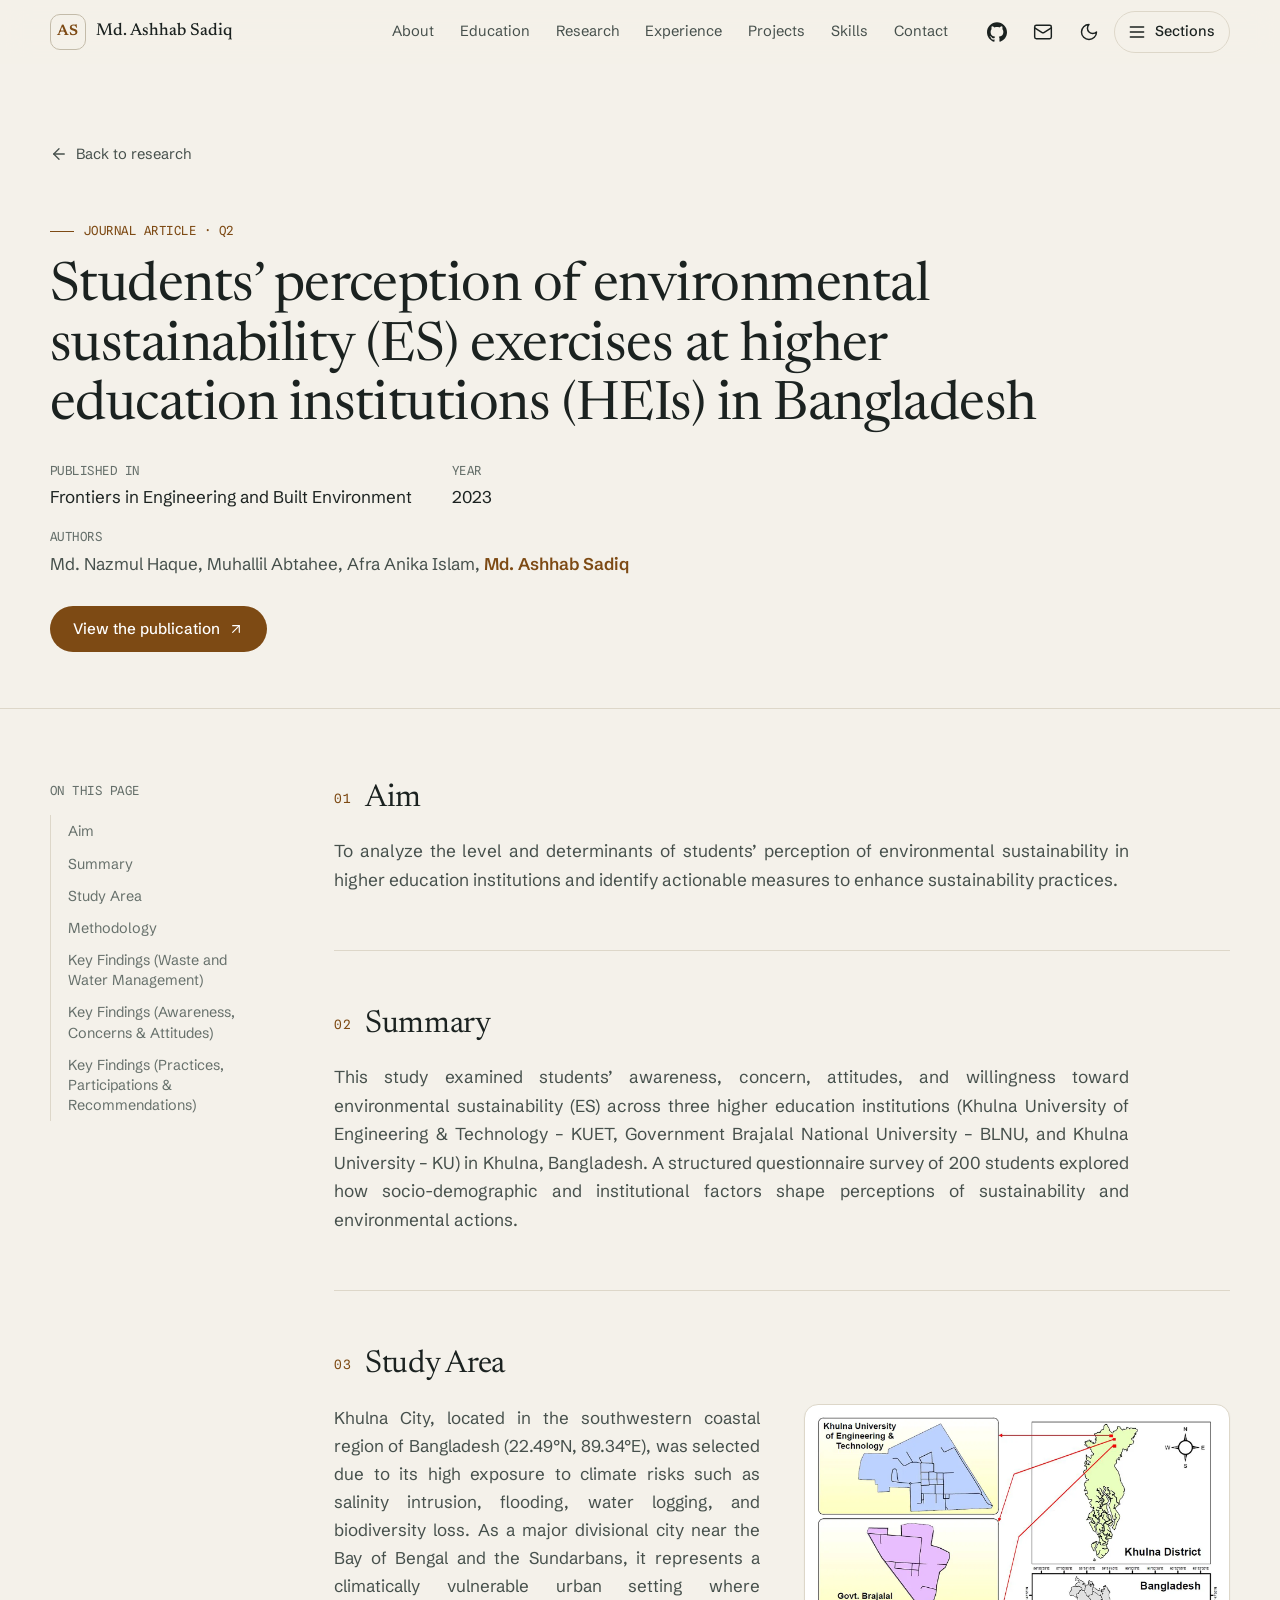
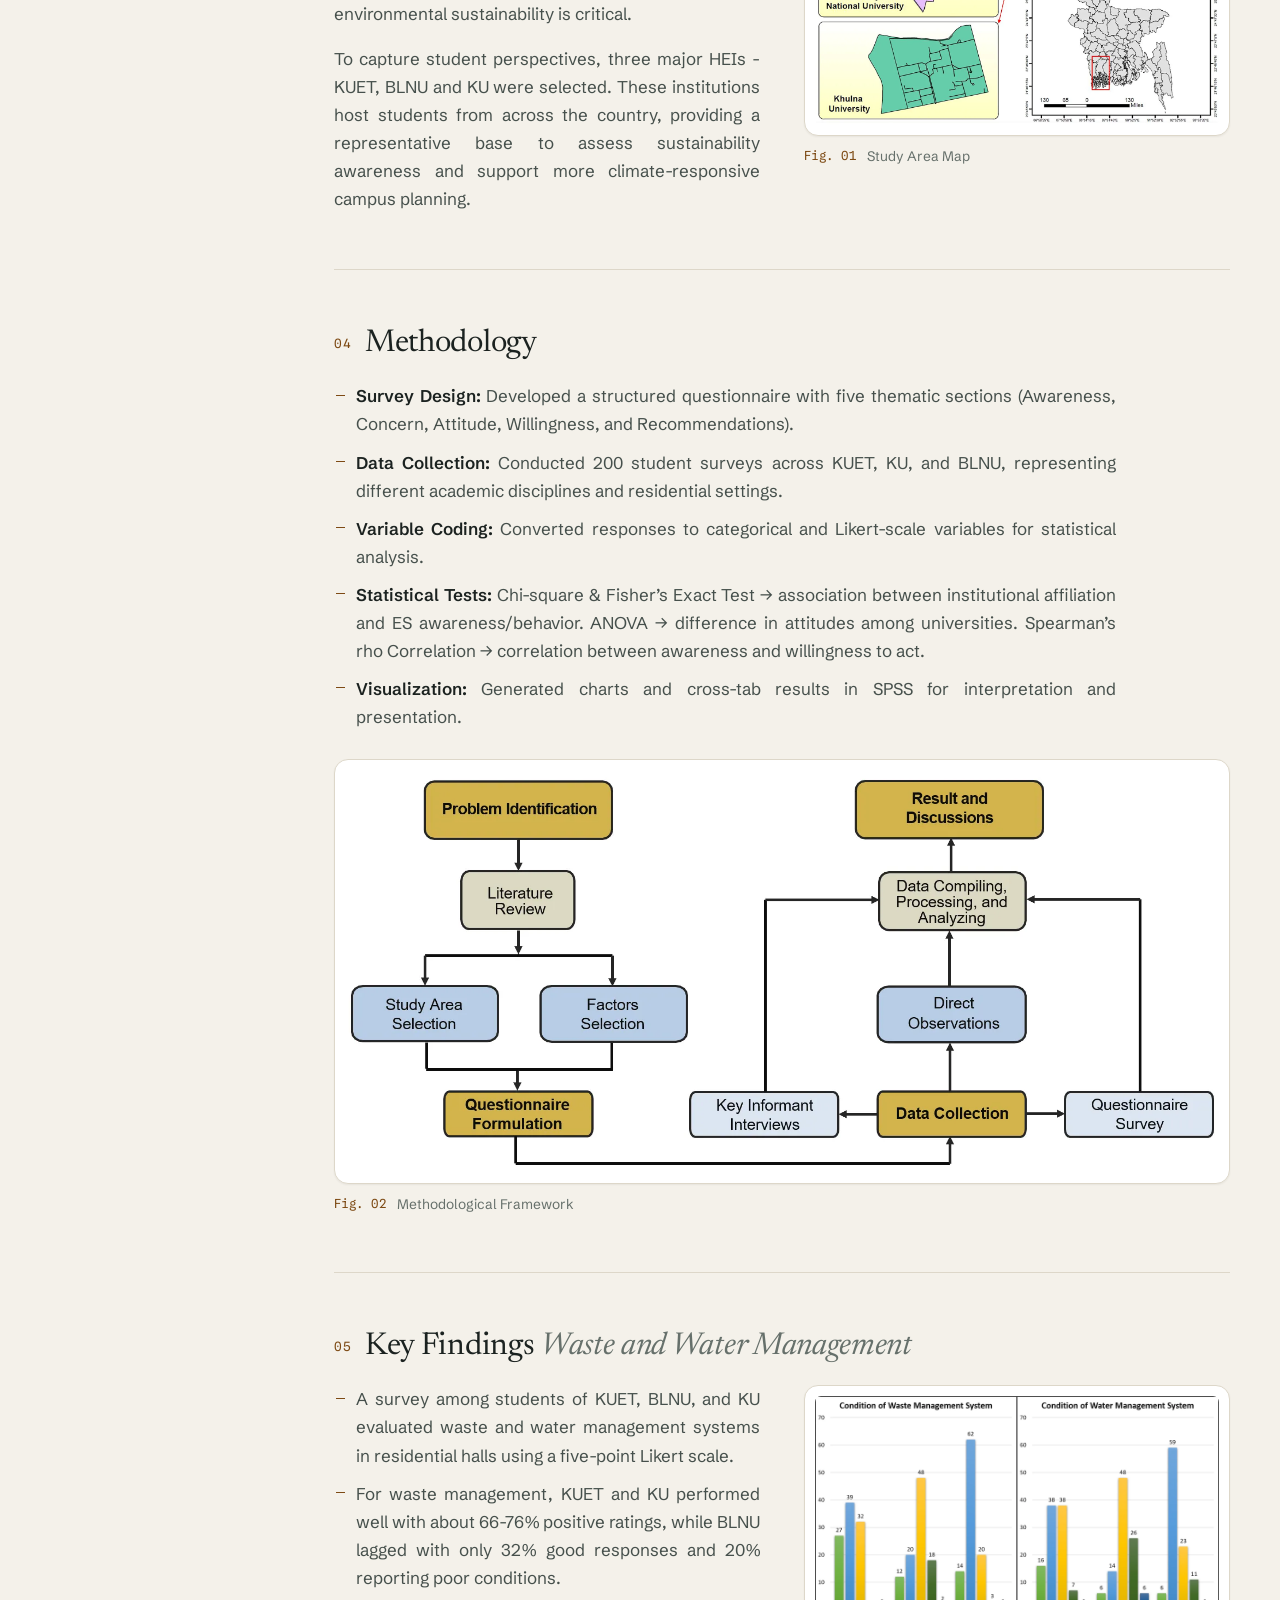
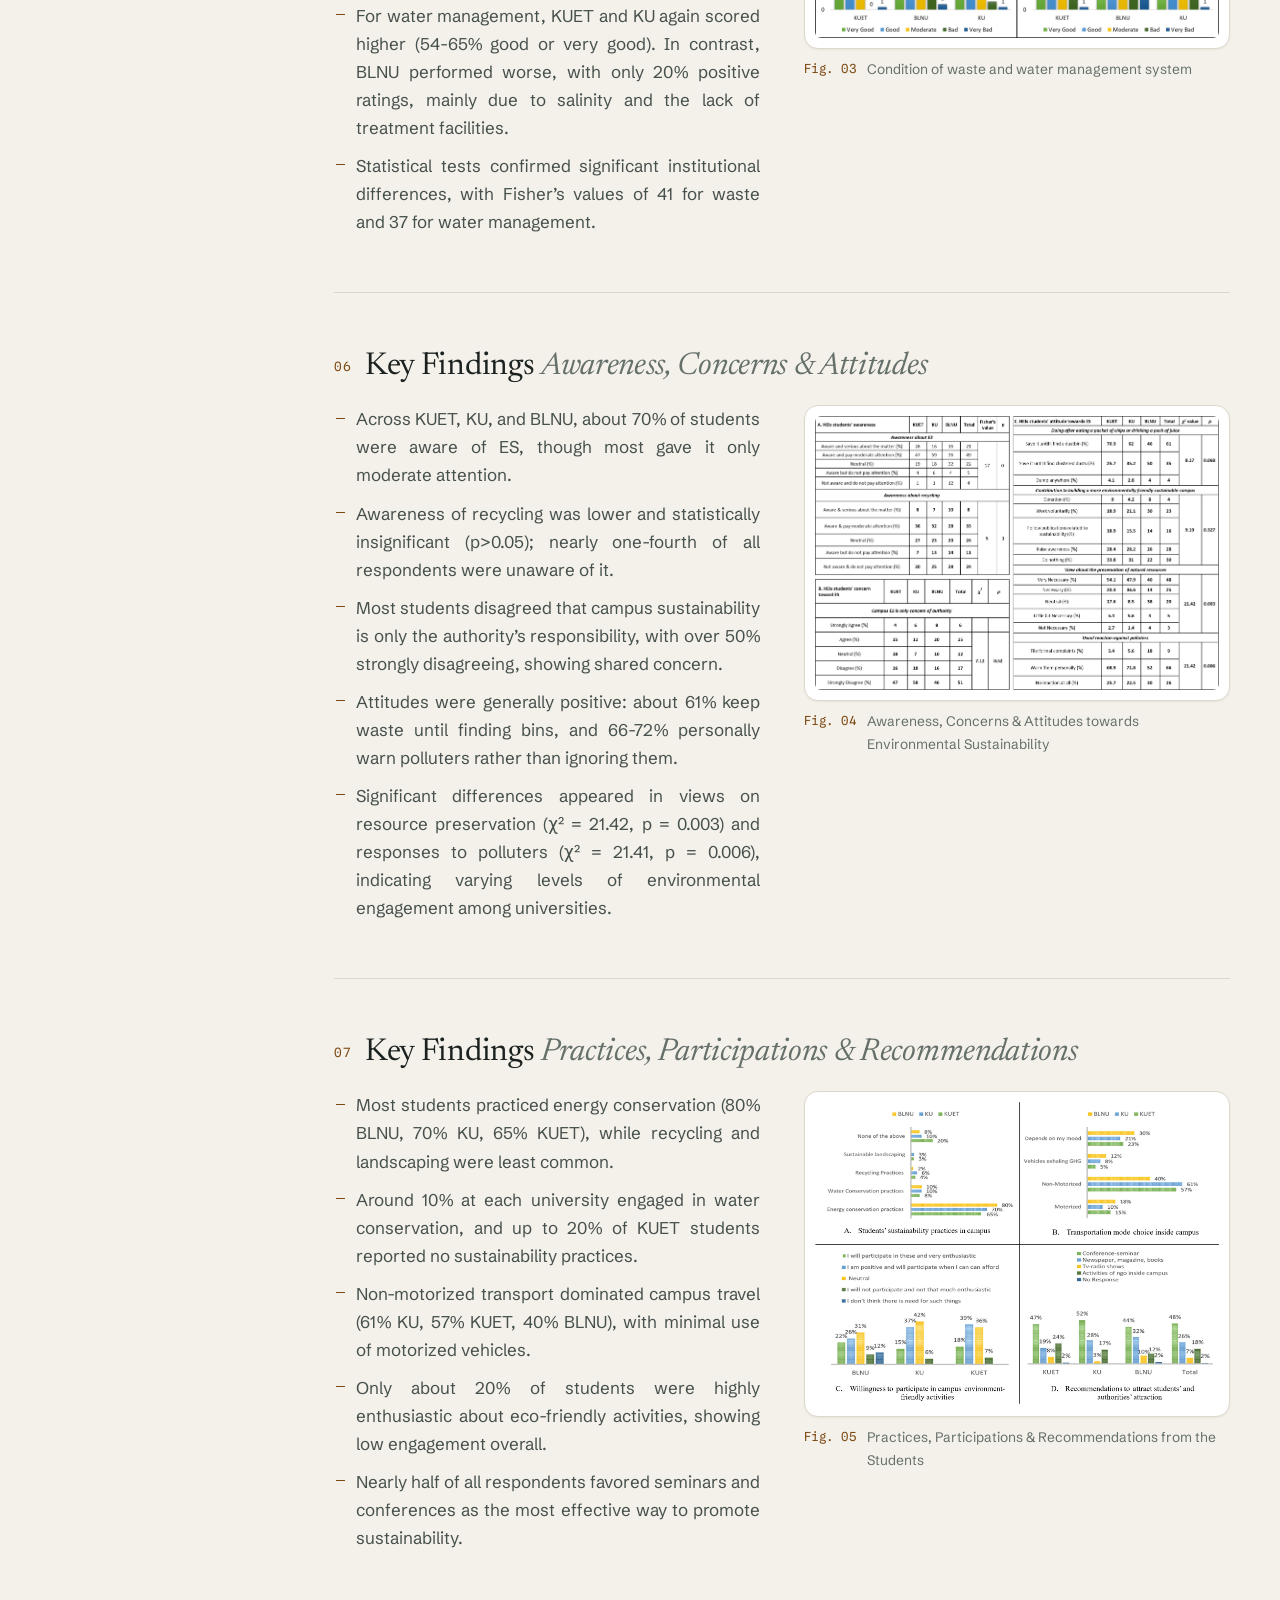
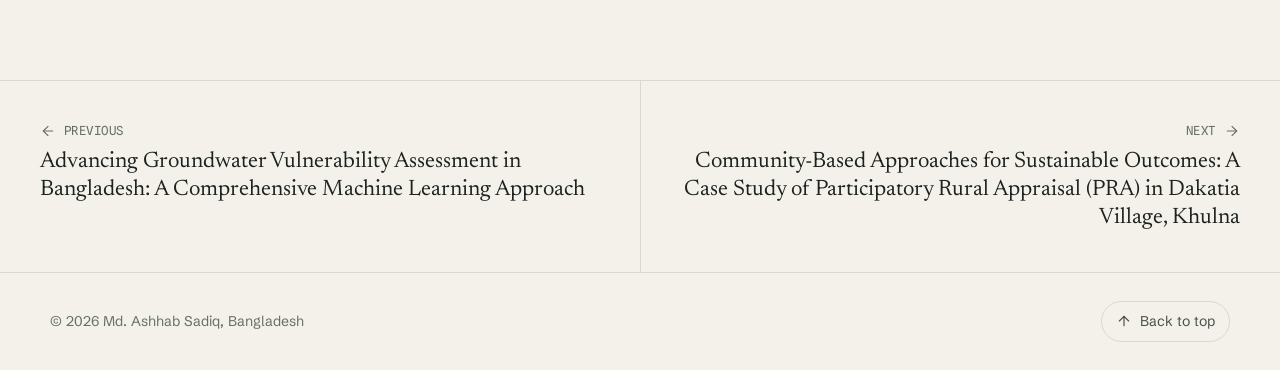
<file: research-environment.html>
<!DOCTYPE html>
<html lang="en">
<head>
  <meta charset="UTF-8">
  <meta name="viewport" content="width=device-width, initial-scale=1, viewport-fit=cover">
  <title>Students’ perception of environmental sustainability (ES) exercises at higher education institutions (HEIs) in Bangladesh · Md. Ashhab Sadiq</title>
  <meta name="description" content="Md. Nazmul Haque, Muhallil Abtahee, Afra Anika Islam, Md. Ashhab Sadiq">
  <meta name="author" content="Md. Ashhab Sadiq">
  <meta name="theme-color" content="#f4f1ea">
  <link rel="canonical" href="https://ashhabsadiq.github.io/research-environment.html">
  <meta property="og:type" content="article">
  <meta property="og:title" content="Students’ perception of environmental sustainability (ES) exercises at higher education institutions (HEIs) in Bangladesh">
  <meta property="og:description" content="Md. Nazmul Haque, Muhallil Abtahee, Afra Anika Islam, Md. Ashhab Sadiq">
  <link rel="icon" href="Images/Icon.ico">
  <script>(function(){var d=document.documentElement;d.classList.add('js');try{var t=localStorage.getItem('theme');if(t==='light'||t==='dark')d.setAttribute('data-theme',t);}catch(e){}})();</script>
  <link rel="preconnect" href="https://fonts.googleapis.com">
  <link rel="preconnect" href="https://fonts.gstatic.com" crossorigin>
  <link rel="stylesheet" href="https://fonts.googleapis.com/css2?family=Newsreader:ital,opsz,wght@0,6..72,400..600;1,6..72,400..500&amp;family=Schibsted+Grotesk:wght@400;500;600&amp;family=Spline+Sans+Mono:wght@400;500&amp;display=swap">
  <link rel="stylesheet" href="style.css">
  <script src="script.js" defer></script>
</head>
<body>
<a class="skip-link" href="#main">Skip to content</a>

<header class="site-header">
  <div class="container header-inner">
    <a class="brand" href="index.html" aria-label="Md. Ashhab Sadiq, home">
      <span class="brand-mark" aria-hidden="true">AS</span>
      <span class="brand-name">Md. Ashhab Sadiq</span>
    </a>
    <nav class="nav-desktop" aria-label="Primary"><a href="index.html#about">About</a><a href="index.html#education">Education</a><a href="index.html#research">Research</a><a href="index.html#experience">Experience</a><a href="index.html#projects">Projects</a><a href="index.html#skills">Skills</a><a href="index.html#contact">Contact</a></nav>
    <div class="header-actions">
      <a class="icon-btn hide-xs" href="https://github.com/ashhabsadiq" target="_blank" rel="noopener" aria-label="GitHub" title="GitHub"><svg class="icon" aria-hidden="true"><use href="icons.svg#github"/></svg></a>
      <a class="icon-btn hide-xs" href="mailto:sadiq.kuet.urp@gmail.com" aria-label="Email" title="Email"><svg class="icon" aria-hidden="true"><use href="icons.svg#mail"/></svg></a>
      <button class="icon-btn theme-toggle" type="button" aria-label="Toggle colour theme" title="Light / dark">
        <svg class="icon icon-moon" aria-hidden="true"><use href="icons.svg#moon"/></svg>
        <svg class="icon icon-sun" aria-hidden="true"><use href="icons.svg#sun"/></svg>
      </button>
      <button class="icon-btn menu-btn" type="button" data-drawer-open aria-controls="drawer" aria-expanded="false">
        <svg class="icon" aria-hidden="true"><use href="icons.svg#menu"/></svg><span>Sections</span>
      </button>
    </div>
  </div>
</header>

<aside id="drawer" class="drawer" aria-label="Menu" aria-hidden="true">
  <div class="drawer-head">
    <span class="mono">Menu</span>
    <button class="icon-btn" type="button" data-drawer-close aria-label="Close menu"><svg class="icon" aria-hidden="true"><use href="icons.svg#close"/></svg></button>
  </div>
  <nav class="drawer-nav" aria-label="Menu">
    <p class="drawer-group mono">On this page</p>
    <ol>
      <li><a href="#aim">Aim</a></li>
      <li><a href="#summary">Summary</a></li>
      <li><a href="#study-area">Study Area</a></li>
      <li><a href="#methodology">Methodology</a></li>
      <li><a href="#key-findings-waste-and-water-management">Key Findings (Waste and Water Management)</a></li>
      <li><a href="#key-findings-awareness-concerns-attitudes">Key Findings (Awareness, Concerns &amp; Attitudes)</a></li>
      <li><a href="#key-findings-practices-participations-recommendations">Key Findings (Practices, Participations &amp; Recommendations)</a></li>
    </ol>
    <p class="drawer-group mono">Portfolio</p>
    <ol>
      <li><a href="index.html#about">About me</a></li>
      <li><a href="index.html#education">Education</a></li>
      <li><a href="index.html#research">Research &amp; publications</a></li>
      <li><a href="index.html#experience">Work experience</a></li>
      <li><a href="index.html#projects">Academic projects</a></li>
      <li><a href="index.html#skills">Technical &amp; research skills</a></li>
      <li><a href="index.html#awards">Awards</a></li>
      <li><a href="index.html#certifications">Certifications</a></li>
      <li><a href="index.html#extracurricular">Extracurricular</a></li>
      <li><a href="index.html#contact">Contact &amp; profiles</a></li>
    </ol>
  </nav>
</aside>
<div class="drawer-backdrop" aria-hidden="true"></div>

<main id="main">

<section class="case-hero" id="top">
  <div class="container">
    <a class="back-link" href="index.html#research-environment"><svg class="icon" aria-hidden="true"><use href="icons.svg#arrow-left"/></svg>Back to research</a>
    <p class="eyebrow mono">Journal article · Q2</p>
    <h1>Students’ perception of environmental sustainability (ES) exercises at higher education institutions (HEIs) in Bangladesh</h1>
    <dl class="case-meta">
      <div><dt class="mono">Published in</dt><dd>Frontiers in Engineering and Built Environment</dd></div>
      <div><dt class="mono">Year</dt><dd>2023</dd></div>
      <div class="authors"><dt class="mono">Authors</dt><dd>Md. Nazmul Haque, Muhallil Abtahee, Afra Anika Islam, <strong>Md. Ashhab Sadiq</strong></dd></div>
    </dl>
    <div class="case-actions">
      <a class="btn btn-primary" href="https://doi.org/10.1108/FEBE-07-2022-0030" target="_blank" rel="noopener">View the publication <svg class="icon icon-arrow" aria-hidden="true"><use href="icons.svg#arrow-up-right"/></svg></a>
    </div>
  </div>
</section>

<div class="container case-layout">
  <nav class="toc" aria-label="On this page">
    <span class="mono">On this page</span>
    <ol>
      <li><a href="#aim">Aim</a></li>
      <li><a href="#summary">Summary</a></li>
      <li><a href="#study-area">Study Area</a></li>
      <li><a href="#methodology">Methodology</a></li>
      <li><a href="#key-findings-waste-and-water-management">Key Findings (Waste and Water Management)</a></li>
      <li><a href="#key-findings-awareness-concerns-attitudes">Key Findings (Awareness, Concerns &amp; Attitudes)</a></li>
      <li><a href="#key-findings-practices-participations-recommendations">Key Findings (Practices, Participations &amp; Recommendations)</a></li>
    </ol>
  </nav>
  <article class="prose">
<section class="block reveal" id="aim" aria-labelledby="aim-h">
  <h2 id="aim-h"><span class="num">01</span><span>Aim</span></h2>
  <p>To analyze the level and determinants of students’ perception of environmental sustainability in higher education institutions and identify actionable measures to enhance sustainability practices.</p>
</section>
<section class="block reveal" id="summary" aria-labelledby="summary-h">
  <h2 id="summary-h"><span class="num">02</span><span>Summary</span></h2>
  <p>This study examined students’ awareness, concern, attitudes, and willingness toward environmental sustainability (ES) across three higher education institutions (Khulna University of Engineering &amp; Technology – KUET, Government Brajalal National University – BLNU, and Khulna University – KU) in Khulna, Bangladesh. A structured questionnaire survey of 200 students explored how socio-demographic and institutional factors shape perceptions of sustainability and environmental actions.</p>
</section>
<section class="block reveal" id="study-area" aria-labelledby="study-area-h">
  <h2 id="study-area-h"><span class="num">03</span><span>Study Area</span></h2>
  <div class="split">
      <div>
        <p>Khulna City, located in the southwestern coastal region of Bangladesh (22.49°N, 89.34°E), was selected due to its high exposure to climate risks such as salinity intrusion, flooding, water logging, and biodiversity loss. As a major divisional city near the Bay of Bengal and the Sundarbans, it represents a climatically vulnerable urban setting where environmental sustainability is critical.</p>
        <p>To capture student perspectives, three major HEIs - KUET, BLNU and KU were selected. These institutions host students from across the country, providing a representative base to assess sustainability awareness and support more climate-responsive campus planning.</p>
      </div>
      <div>
        <figure class="figure"><button class="zoom" type="button" data-zoom="Images/env_studyarea.png" aria-label="Enlarge: Study Area Map"><img width="1405" height="1079" src="Images/web/env-studyarea.webp" alt="Study Area Map" loading="lazy" decoding="async"></button><figcaption><span class="mono">Fig. 01</span><span>Study Area Map</span></figcaption></figure>
      </div>
    </div>
</section>
<section class="block reveal" id="methodology" aria-labelledby="methodology-h">
  <h2 id="methodology-h"><span class="num">04</span><span>Methodology</span></h2>
  <ul>
 <li><strong>Survey Design:</strong> Developed a structured questionnaire with five thematic sections (Awareness, Concern, Attitude, Willingness, and Recommendations).</li>
 <li><strong>Data Collection:</strong> Conducted 200 student surveys across KUET, KU, and BLNU, representing different academic disciplines and residential settings.</li>
 <li><strong>Variable Coding:</strong> Converted responses to categorical and Likert-scale variables for statistical analysis.</li>
 <li><strong>Statistical Tests:</strong> Chi-square & Fisher’s Exact Test → association between institutional affiliation and ES awareness/behavior. ANOVA → difference in attitudes among universities. Spearman’s rho Correlation → correlation between awareness and willingness to act. </li>
 <li><strong>Visualization:</strong> Generated charts and cross-tab results in SPSS for interpretation and presentation.</li>
  </ul>
    
   <figure class="figure"><button class="zoom" type="button" data-zoom="Images/env_methodology.png" aria-label="Enlarge: Methodological Framework"><img width="1600" height="737" src="Images/web/env-methodology.webp" alt="Methodological Framework" loading="lazy" decoding="async"></button><figcaption><span class="mono">Fig. 02</span><span>Methodological Framework</span></figcaption></figure>
</section>
<section class="block reveal" id="key-findings-waste-and-water-management" aria-labelledby="key-findings-waste-and-water-management-h">
  <h2 id="key-findings-waste-and-water-management-h"><span class="num">05</span><span>Key Findings <span class="sub">Waste and Water Management</span></span></h2>
  <div class="split">
      <div>
        <ul>
          <li>A survey among students of KUET, BLNU, and KU evaluated waste and water management systems in residential halls using a five-point Likert scale.</li>
          <li>For waste management, KUET and KU performed well with about 66-76% positive ratings, while BLNU lagged with only 32% good responses and 20% reporting poor conditions.</li>
          <li>For water management, KUET and KU again scored higher (54-65% good or very good). In contrast, BLNU performed worse, with only 20% positive ratings, mainly due to salinity and the lack of treatment facilities.</li>
          <li>Statistical tests confirmed significant institutional differences, with Fisher’s values of 41 for waste and 37 for water management.</li>
        </ul>
      </div>
      <div>
        <figure class="figure"><button class="zoom" type="button" data-zoom="Images/env_findings1.png" aria-label="Enlarge: Condition of waste and water management system"><img width="1800" height="1076" src="Images/web/env-findings1.webp" alt="Condition of waste and water management system" loading="lazy" decoding="async"></button><figcaption><span class="mono">Fig. 03</span><span>Condition of waste and water management system</span></figcaption></figure>
      </div>
    </div>
</section>
<section class="block reveal" id="key-findings-awareness-concerns-attitudes" aria-labelledby="key-findings-awareness-concerns-attitudes-h">
  <h2 id="key-findings-awareness-concerns-attitudes-h"><span class="num">06</span><span>Key Findings <span class="sub">Awareness, Concerns &amp; Attitudes</span></span></h2>
  <div class="split">
      <div>
        <ul>
          <li>Across KUET, KU, and BLNU, about 70% of students were aware of ES, though most gave it only moderate attention.</li>
          <li>Awareness of recycling was lower and statistically insignificant (p>0.05); nearly one-fourth of all respondents were unaware of it.</li>
          <li>Most students disagreed that campus sustainability is only the authority’s responsibility, with over 50% strongly disagreeing, showing shared concern.</li>
          <li>Attitudes were generally positive: about 61% keep waste until finding bins, and 66-72% personally warn polluters rather than ignoring them.</li>
          <li>Significant differences appeared in views on resource preservation (χ² = 21.42, p = 0.003) and responses to polluters (χ² = 21.41, p = 0.006), indicating varying levels of environmental engagement among universities.</li>
        </ul>
      </div>
      <div>
        <figure class="figure"><button class="zoom" type="button" data-zoom="Images/env_findings2.png" aria-label="Enlarge: Awareness, Concerns &amp; Attitudes towards Environmental Sustainability"><img width="1682" height="1141" src="Images/web/env-findings2.webp" alt="Awareness, Concerns &amp; Attitudes towards Environmental Sustainability" loading="lazy" decoding="async"></button><figcaption><span class="mono">Fig. 04</span><span>Awareness, Concerns &amp; Attitudes towards Environmental Sustainability</span></figcaption></figure>
      </div>
    </div>
</section>
<section class="block reveal" id="key-findings-practices-participations-recommendations" aria-labelledby="key-findings-practices-participations-recommendations-h">
  <h2 id="key-findings-practices-participations-recommendations-h"><span class="num">07</span><span>Key Findings <span class="sub">Practices, Participations &amp; Recommendations</span></span></h2>
  <div class="split">
      <div>
        <ul>
      <li>Most students practiced energy conservation (80% BLNU, 70% KU, 65% KUET), while recycling and landscaping were least common.</li>
      <li>Around 10% at each university engaged in water conservation, and up to 20% of KUET students reported no sustainability practices.</li>
      <li>Non-motorized transport dominated campus travel (61% KU, 57% KUET, 40% BLNU), with minimal use of motorized vehicles.</li>
      <li>Only about 20% of students were highly enthusiastic about eco-friendly activities, showing low engagement overall.</li>
      <li>Nearly half of all respondents favored seminars and conferences as the most effective way to promote sustainability.</li>
        </ul>
      </div>
      <div>
        <figure class="figure"><button class="zoom" type="button" data-zoom="Images/env_findings3.png" aria-label="Enlarge: Practices, Participations &amp; Recommendations from the Students"><img width="1537" height="1156" src="Images/web/env-findings3.webp" alt="Practices, Participations &amp; Recommendations from the Students" loading="lazy" decoding="async"></button><figcaption><span class="mono">Fig. 05</span><span>Practices, Participations &amp; Recommendations from the Students</span></figcaption></figure>
      </div>
    </div>
</section>
  </article>
</div>

<nav class="case-pager" aria-label="More work">
  <div class="pager-grid">
    <a class="prev" href="research-groundwater.html"><span class="mono"><svg class="icon" aria-hidden="true"><use href="icons.svg#arrow-left"/></svg>Previous</span><span class="title">Advancing Groundwater Vulnerability Assessment in Bangladesh: A Comprehensive Machine Learning Approach</span></a>
    <a class="next" href="research-community.html"><span class="mono">Next<svg class="icon" aria-hidden="true"><use href="icons.svg#arrow-right"/></svg></span><span class="title">Community-Based Approaches for Sustainable Outcomes: A Case Study of Participatory Rural Appraisal (PRA) in Dakatia Village, Khulna</span></a>
  </div>
</nav>

</main>

<footer class="site-footer">
  <div class="container footer-inner">
    <span>© <span data-year>2026</span> Md. Ashhab Sadiq, Bangladesh</span>
    <a class="to-top" href="#top"><svg class="icon" aria-hidden="true"><use href="icons.svg#arrow-up"/></svg>Back to top</a>
  </div>
</footer>
</body>
</html>
</file>
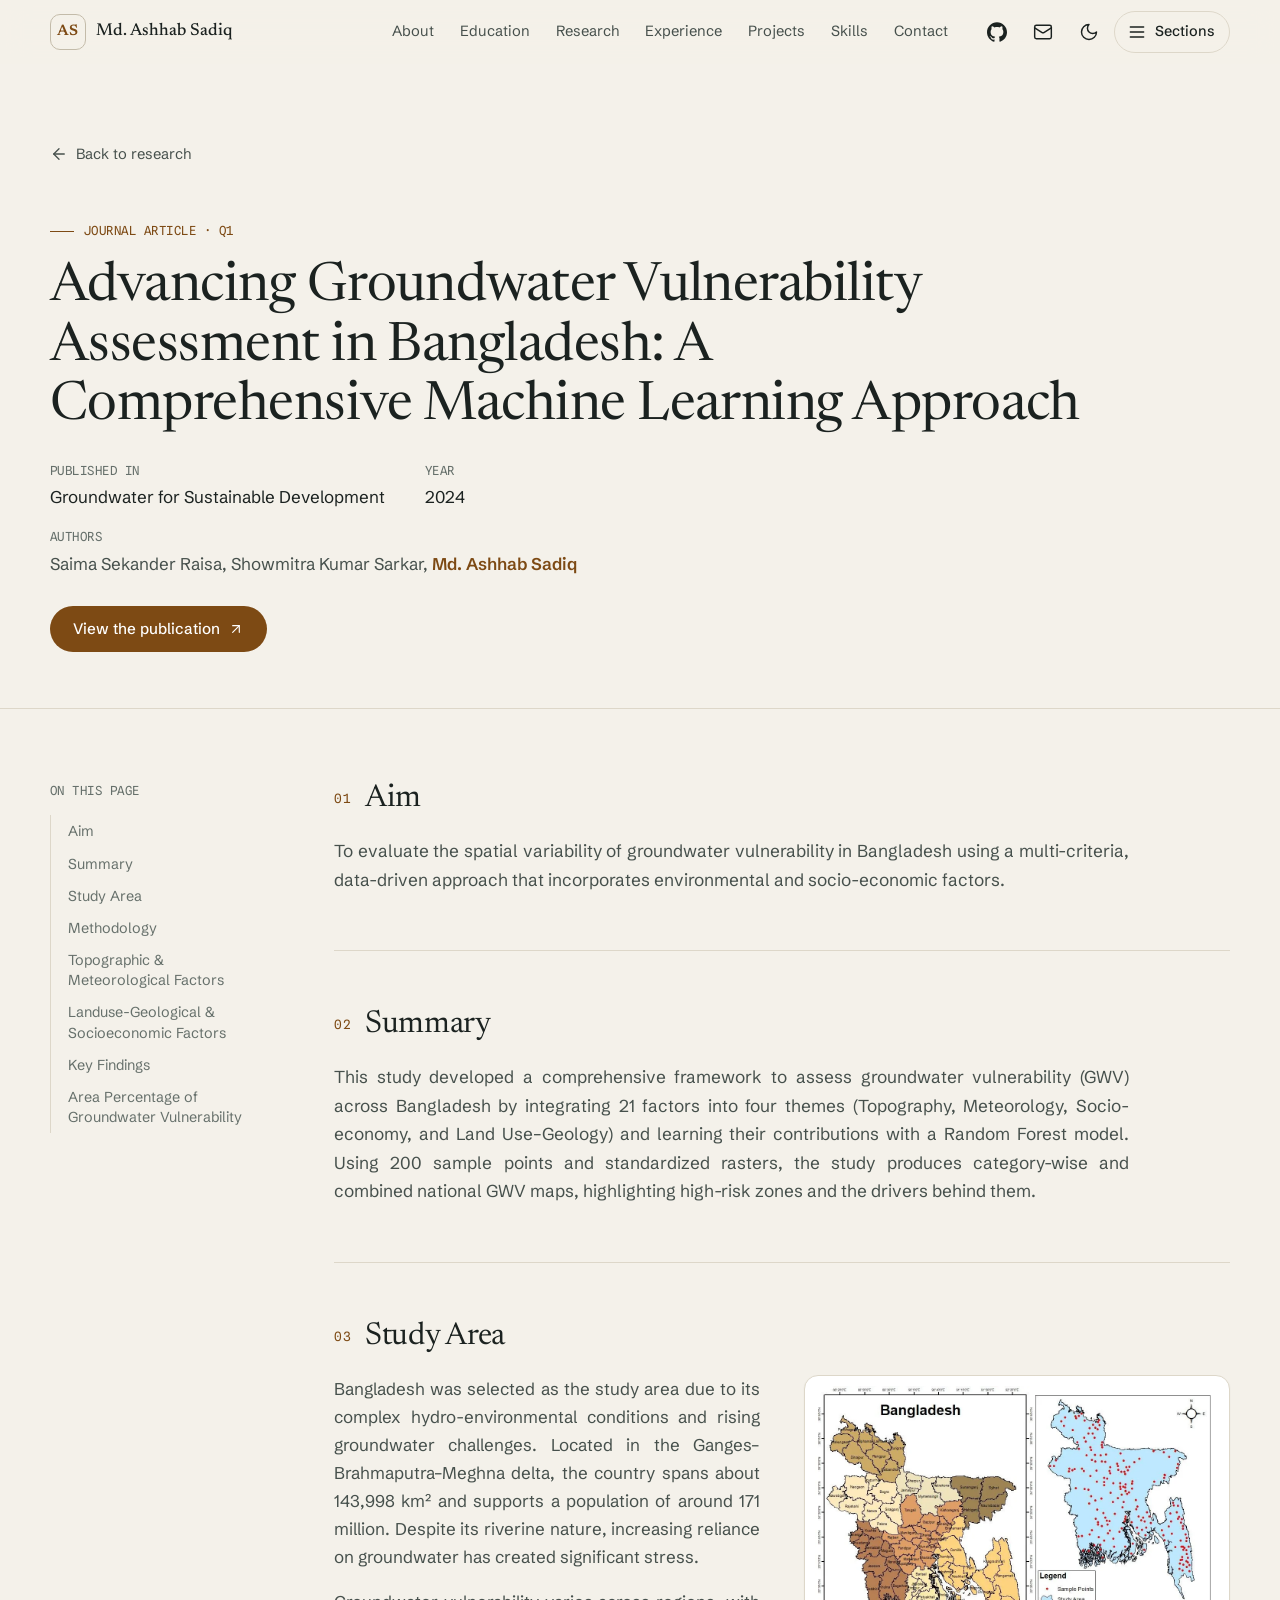
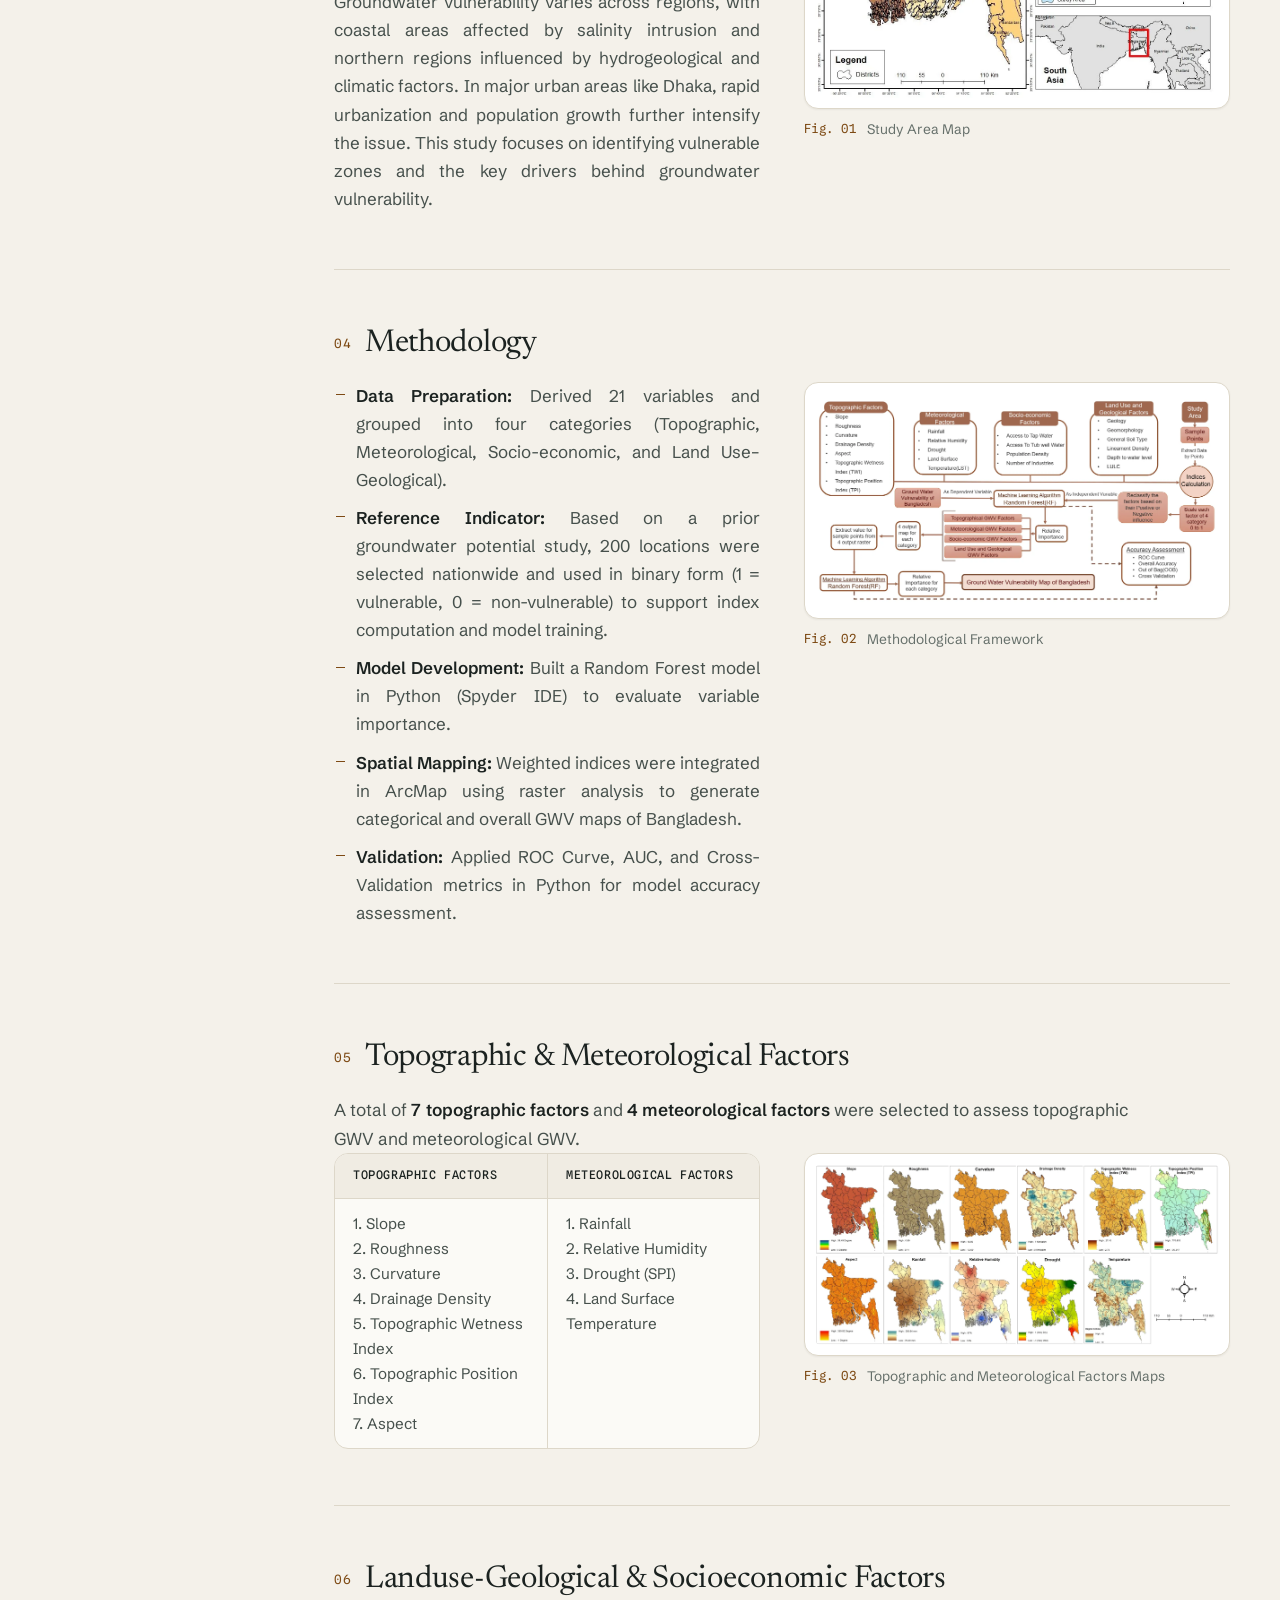
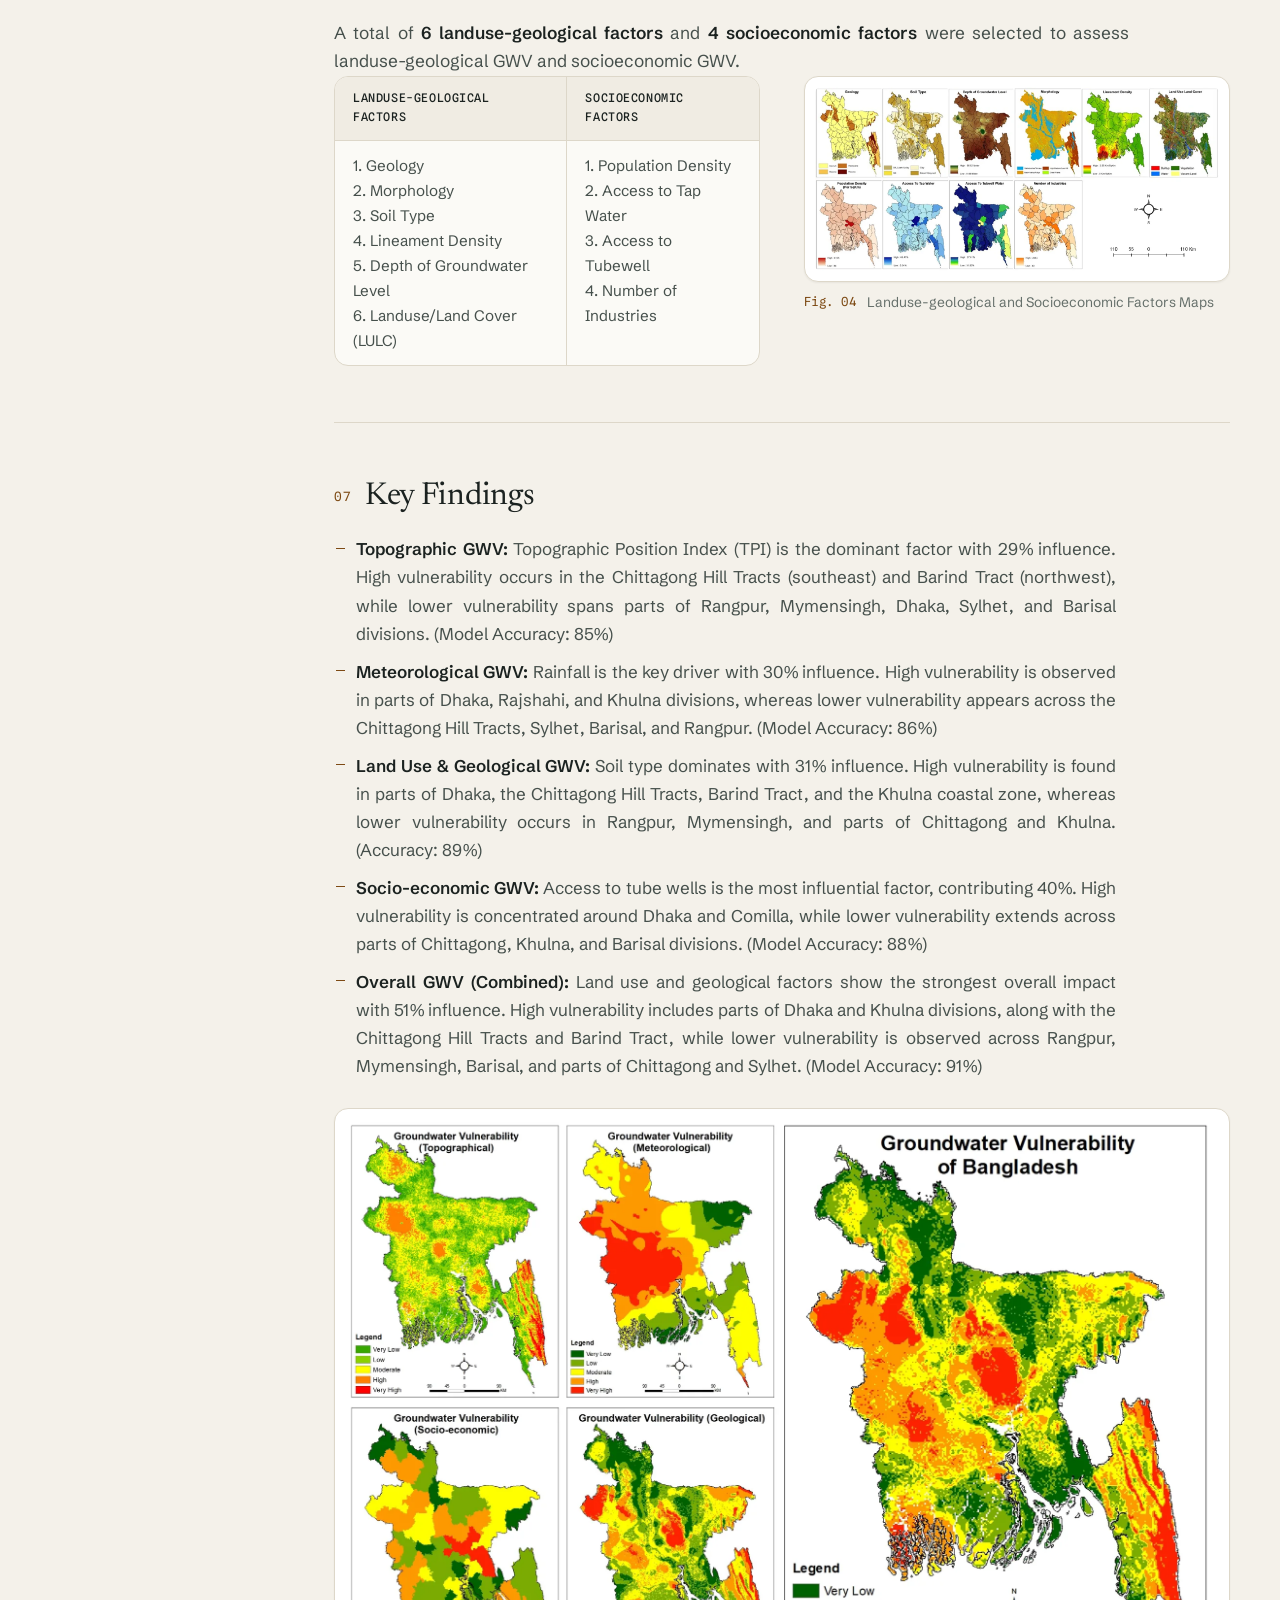
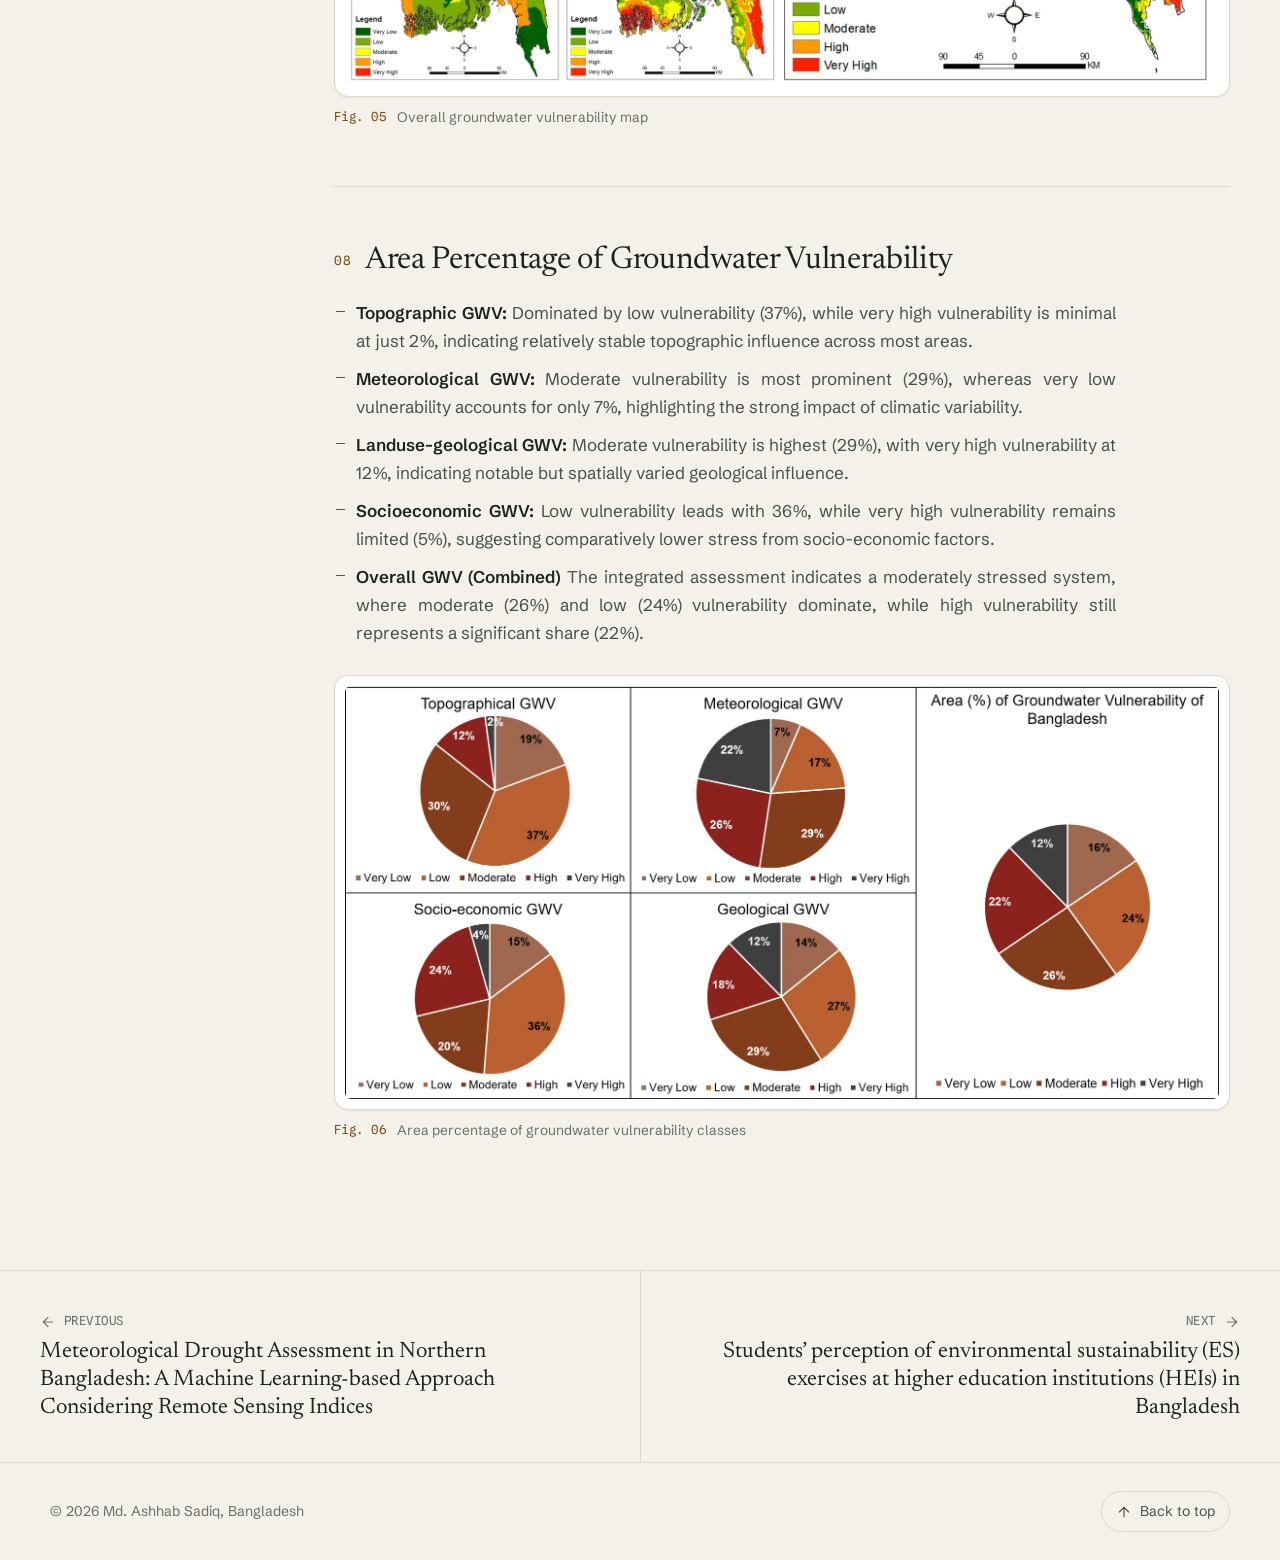
<file: research-groundwater.html>
<!DOCTYPE html>
<html lang="en">
<head>
  <meta charset="UTF-8">
  <meta name="viewport" content="width=device-width, initial-scale=1, viewport-fit=cover">
  <title>Advancing Groundwater Vulnerability Assessment in Bangladesh: A Comprehensive Machine Learning Approach · Md. Ashhab Sadiq</title>
  <meta name="description" content="Saima Sekander Raisa, Showmitra Kumar Sarkar, Md. Ashhab Sadiq">
  <meta name="author" content="Md. Ashhab Sadiq">
  <meta name="theme-color" content="#f4f1ea">
  <link rel="canonical" href="https://ashhabsadiq.github.io/research-groundwater.html">
  <meta property="og:type" content="article">
  <meta property="og:title" content="Advancing Groundwater Vulnerability Assessment in Bangladesh: A Comprehensive Machine Learning Approach">
  <meta property="og:description" content="Saima Sekander Raisa, Showmitra Kumar Sarkar, Md. Ashhab Sadiq">
  <link rel="icon" href="Images/Icon.ico">
  <script>(function(){var d=document.documentElement;d.classList.add('js');try{var t=localStorage.getItem('theme');if(t==='light'||t==='dark')d.setAttribute('data-theme',t);}catch(e){}})();</script>
  <link rel="preconnect" href="https://fonts.googleapis.com">
  <link rel="preconnect" href="https://fonts.gstatic.com" crossorigin>
  <link rel="stylesheet" href="https://fonts.googleapis.com/css2?family=Newsreader:ital,opsz,wght@0,6..72,400..600;1,6..72,400..500&amp;family=Schibsted+Grotesk:wght@400;500;600&amp;family=Spline+Sans+Mono:wght@400;500&amp;display=swap">
  <link rel="stylesheet" href="style.css">
  <script src="script.js" defer></script>
</head>
<body>
<a class="skip-link" href="#main">Skip to content</a>

<header class="site-header">
  <div class="container header-inner">
    <a class="brand" href="index.html" aria-label="Md. Ashhab Sadiq, home">
      <span class="brand-mark" aria-hidden="true">AS</span>
      <span class="brand-name">Md. Ashhab Sadiq</span>
    </a>
    <nav class="nav-desktop" aria-label="Primary"><a href="index.html#about">About</a><a href="index.html#education">Education</a><a href="index.html#research">Research</a><a href="index.html#experience">Experience</a><a href="index.html#projects">Projects</a><a href="index.html#skills">Skills</a><a href="index.html#contact">Contact</a></nav>
    <div class="header-actions">
      <a class="icon-btn hide-xs" href="https://github.com/ashhabsadiq" target="_blank" rel="noopener" aria-label="GitHub" title="GitHub"><svg class="icon" aria-hidden="true"><use href="icons.svg#github"/></svg></a>
      <a class="icon-btn hide-xs" href="mailto:sadiq.kuet.urp@gmail.com" aria-label="Email" title="Email"><svg class="icon" aria-hidden="true"><use href="icons.svg#mail"/></svg></a>
      <button class="icon-btn theme-toggle" type="button" aria-label="Toggle colour theme" title="Light / dark">
        <svg class="icon icon-moon" aria-hidden="true"><use href="icons.svg#moon"/></svg>
        <svg class="icon icon-sun" aria-hidden="true"><use href="icons.svg#sun"/></svg>
      </button>
      <button class="icon-btn menu-btn" type="button" data-drawer-open aria-controls="drawer" aria-expanded="false">
        <svg class="icon" aria-hidden="true"><use href="icons.svg#menu"/></svg><span>Sections</span>
      </button>
    </div>
  </div>
</header>

<aside id="drawer" class="drawer" aria-label="Menu" aria-hidden="true">
  <div class="drawer-head">
    <span class="mono">Menu</span>
    <button class="icon-btn" type="button" data-drawer-close aria-label="Close menu"><svg class="icon" aria-hidden="true"><use href="icons.svg#close"/></svg></button>
  </div>
  <nav class="drawer-nav" aria-label="Menu">
    <p class="drawer-group mono">On this page</p>
    <ol>
      <li><a href="#aim">Aim</a></li>
      <li><a href="#summary">Summary</a></li>
      <li><a href="#study-area">Study Area</a></li>
      <li><a href="#methodology">Methodology</a></li>
      <li><a href="#topographic-meteorological-factors">Topographic &amp; Meteorological Factors</a></li>
      <li><a href="#landuse-geological-socioeconomic-factors">Landuse-Geological &amp; Socioeconomic Factors</a></li>
      <li><a href="#key-findings">Key Findings</a></li>
      <li><a href="#area-percentage-of-groundwater-vulnerability">Area Percentage of Groundwater Vulnerability</a></li>
    </ol>
    <p class="drawer-group mono">Portfolio</p>
    <ol>
      <li><a href="index.html#about">About me</a></li>
      <li><a href="index.html#education">Education</a></li>
      <li><a href="index.html#research">Research &amp; publications</a></li>
      <li><a href="index.html#experience">Work experience</a></li>
      <li><a href="index.html#projects">Academic projects</a></li>
      <li><a href="index.html#skills">Technical &amp; research skills</a></li>
      <li><a href="index.html#awards">Awards</a></li>
      <li><a href="index.html#certifications">Certifications</a></li>
      <li><a href="index.html#extracurricular">Extracurricular</a></li>
      <li><a href="index.html#contact">Contact &amp; profiles</a></li>
    </ol>
  </nav>
</aside>
<div class="drawer-backdrop" aria-hidden="true"></div>

<main id="main">

<section class="case-hero" id="top">
  <div class="container">
    <a class="back-link" href="index.html#research-groundwater"><svg class="icon" aria-hidden="true"><use href="icons.svg#arrow-left"/></svg>Back to research</a>
    <p class="eyebrow mono">Journal article · Q1</p>
    <h1>Advancing Groundwater Vulnerability Assessment in Bangladesh: A Comprehensive Machine Learning Approach</h1>
    <dl class="case-meta">
      <div><dt class="mono">Published in</dt><dd>Groundwater for Sustainable Development</dd></div>
      <div><dt class="mono">Year</dt><dd>2024</dd></div>
      <div class="authors"><dt class="mono">Authors</dt><dd>Saima Sekander Raisa, Showmitra Kumar Sarkar, <strong>Md. Ashhab Sadiq</strong></dd></div>
    </dl>
    <div class="case-actions">
      <a class="btn btn-primary" href="https://doi.org/10.1016/j.gsd.2024.101128" target="_blank" rel="noopener">View the publication <svg class="icon icon-arrow" aria-hidden="true"><use href="icons.svg#arrow-up-right"/></svg></a>
    </div>
  </div>
</section>

<div class="container case-layout">
  <nav class="toc" aria-label="On this page">
    <span class="mono">On this page</span>
    <ol>
      <li><a href="#aim">Aim</a></li>
      <li><a href="#summary">Summary</a></li>
      <li><a href="#study-area">Study Area</a></li>
      <li><a href="#methodology">Methodology</a></li>
      <li><a href="#topographic-meteorological-factors">Topographic &amp; Meteorological Factors</a></li>
      <li><a href="#landuse-geological-socioeconomic-factors">Landuse-Geological &amp; Socioeconomic Factors</a></li>
      <li><a href="#key-findings">Key Findings</a></li>
      <li><a href="#area-percentage-of-groundwater-vulnerability">Area Percentage of Groundwater Vulnerability</a></li>
    </ol>
  </nav>
  <article class="prose">
<section class="block reveal" id="aim" aria-labelledby="aim-h">
  <h2 id="aim-h"><span class="num">01</span><span>Aim</span></h2>
  <p>To evaluate the spatial variability of groundwater vulnerability in Bangladesh using a multi-criteria, data-driven approach that incorporates environmental and socio-economic factors.</p>
</section>
<section class="block reveal" id="summary" aria-labelledby="summary-h">
  <h2 id="summary-h"><span class="num">02</span><span>Summary</span></h2>
  <p>This study developed a comprehensive framework to assess groundwater vulnerability (GWV) across Bangladesh by integrating 21 factors into four themes (Topography, Meteorology, Socio-economy, and Land Use–Geology) and learning their contributions with a Random Forest model. Using 200 sample points and standardized rasters, the study produces category-wise and combined national GWV maps, highlighting high-risk zones and the drivers behind them.</p>
</section>
<section class="block reveal" id="study-area" aria-labelledby="study-area-h">
  <h2 id="study-area-h"><span class="num">03</span><span>Study Area</span></h2>
  <div class="split">
      <div>
        <p>Bangladesh was selected as the study area due to its complex hydro-environmental conditions and rising groundwater challenges. Located in the Ganges–Brahmaputra–Meghna delta, the country spans about 143,998 km² and supports a population of around 171 million. Despite its riverine nature, increasing reliance on groundwater has created significant stress.</p>
        <p>Groundwater vulnerability varies across regions, with coastal areas affected by salinity intrusion and northern regions influenced by hydrogeological and climatic factors. In major urban areas like Dhaka, rapid urbanization and population growth further intensify the issue. This study focuses on identifying vulnerable zones and the key drivers behind groundwater vulnerability.</p>
      </div>
      <div>
        <figure class="figure"><button class="zoom" type="button" data-zoom="Images/gwv_studyarea.jpg" aria-label="Enlarge: Study Area Map"><img width="1056" height="816" src="Images/web/gwv-studyarea.webp" alt="Study Area Map" loading="lazy" decoding="async"></button><figcaption><span class="mono">Fig. 01</span><span>Study Area Map</span></figcaption></figure>
      </div>
    </div>
</section>
<section class="block reveal" id="methodology" aria-labelledby="methodology-h">
  <h2 id="methodology-h"><span class="num">04</span><span>Methodology</span></h2>
  <div class="split">
      <div>
        <ul>
          <li><strong>Data Preparation:</strong> Derived 21 variables and grouped into four categories (Topographic, Meteorological, Socio-economic, and Land Use–Geological).</li>
          <li><strong>Reference Indicator:</strong> Based on a prior groundwater potential study, 200 locations were selected nationwide and used in binary form (1 = vulnerable, 0 = non-vulnerable) to support index computation and model training.</li>
          <li><strong>Model Development:</strong> Built a Random Forest model in Python (Spyder IDE) to evaluate variable importance.</li>
          <li><strong>Spatial Mapping:</strong> Weighted indices were integrated in ArcMap using raster analysis to generate categorical and overall GWV maps of Bangladesh.</li>
          <li><strong>Validation:</strong> Applied ROC Curve, AUC, and Cross-Validation metrics in Python for model accuracy assessment.</li>
        </ul>
      </div>
      <div>
        <figure class="figure"><button class="zoom" type="button" data-zoom="Images/gwv_methodology.png" aria-label="Enlarge: Methodological Framework"><img width="1800" height="958" src="Images/web/gwv-methodology.webp" alt="Methodological Framework" loading="lazy" decoding="async"></button><figcaption><span class="mono">Fig. 02</span><span>Methodological Framework</span></figcaption></figure>
      </div>
    </div>
</section>
<section class="block reveal" id="topographic-meteorological-factors" aria-labelledby="topographic-meteorological-factors-h">
  <h2 id="topographic-meteorological-factors-h"><span class="num">05</span><span>Topographic &amp; Meteorological Factors</span></h2>
  <p>A total of <strong>7 topographic factors</strong> and <strong>4 meteorological factors</strong> were selected to assess topographic GWV and meteorological GWV.</p>

    
    <div class="split">

      
      <div>
        <div class="table-wrap"><table>
          <thead>
            <tr>
              <th>Topographic Factors</th>
              <th>Meteorological Factors</th>
            </tr>
          </thead>
          <tbody>
            <tr>
              <td>
                1.  Slope<br>
                2.  Roughness<br>
                3.  Curvature<br>
                4.  Drainage Density<br>
                5.  Topographic Wetness Index<br>
                6.  Topographic Position Index<br>
                7.  Aspect
              </td>
              <td>
                1.  Rainfall<br>
                2.  Relative Humidity<br>
                3.  Drought (SPI)<br>
                4.  Land Surface Temperature
              </td>
            </tr>
          </tbody>
        </table></div>
      </div>

      
      <div>
        <figure class="figure"><button class="zoom" type="button" data-zoom="Images/gwv_factors1.png" aria-label="Enlarge: Topographic and Meteorological Factors Maps"><img width="1800" height="806" src="Images/web/gwv-factors1.webp" alt="Topographic and Meteorological Factors Maps" loading="lazy" decoding="async"></button><figcaption><span class="mono">Fig. 03</span><span>Topographic and Meteorological Factors Maps</span></figcaption></figure>
      </div>

    </div>
</section>
<section class="block reveal" id="landuse-geological-socioeconomic-factors" aria-labelledby="landuse-geological-socioeconomic-factors-h">
  <h2 id="landuse-geological-socioeconomic-factors-h"><span class="num">06</span><span>Landuse-Geological &amp; Socioeconomic Factors</span></h2>
  <p>A total of <strong>6 landuse-geological factors</strong> and <strong>4 socioeconomic factors</strong> were selected to assess landuse-geological GWV and socioeconomic GWV.</p>

    
    <div class="split">

      
      <div>
        <div class="table-wrap"><table>
          <thead>
            <tr>
              <th>Landuse-Geological Factors</th>
              <th>Socioeconomic Factors</th>
            </tr>
          </thead>
          <tbody>
            <tr>
              <td>
                1.  Geology<br>
                2.  Morphology<br>
                3.  Soil Type<br>
                4.  Lineament Density<br>
                5.  Depth of Groundwater Level<br>
                6.  Landuse/Land Cover (LULC)
              </td>
              <td>
                1.  Population Density<br>
                2.  Access to Tap Water<br>
                3.  Access to Tubewell<br>
                4.  Number of Industries
              </td>
            </tr>
          </tbody>
        </table></div>
      </div>

      
      <div>
        <figure class="figure"><button class="zoom" type="button" data-zoom="Images/gwv_factors2.png" aria-label="Enlarge: Landuse-geological and Socioeconomic Factors Maps"><img width="1431" height="652" src="Images/web/gwv-factors2.webp" alt="Landuse-geological and Socioeconomic Factors Maps" loading="lazy" decoding="async"></button><figcaption><span class="mono">Fig. 04</span><span>Landuse-geological and Socioeconomic Factors Maps</span></figcaption></figure>
      </div>

    </div>
</section>
<section class="block reveal" id="key-findings" aria-labelledby="key-findings-h">
  <h2 id="key-findings-h"><span class="num">07</span><span>Key Findings</span></h2>
  <ul>
      <li><strong>Topographic GWV:</strong> Topographic Position Index (TPI) is the dominant factor with 29% influence. High vulnerability occurs in the Chittagong Hill Tracts (southeast) and Barind Tract (northwest), while lower vulnerability spans parts of Rangpur, Mymensingh, Dhaka, Sylhet, and Barisal divisions. (Model Accuracy: 85%)</li>
      <li><strong>Meteorological GWV:</strong> Rainfall is the key driver with 30% influence. High vulnerability is observed in parts of Dhaka, Rajshahi, and Khulna divisions, whereas lower vulnerability appears across the Chittagong Hill Tracts, Sylhet, Barisal, and Rangpur. (Model Accuracy: 86%)</li>
      <li><strong>Land Use & Geological GWV:</strong> Soil type dominates with 31% influence. High vulnerability is found in parts of Dhaka, the Chittagong Hill Tracts, Barind Tract, and the Khulna coastal zone, whereas lower vulnerability occurs in Rangpur, Mymensingh, and parts of Chittagong and Khulna. (Accuracy: 89%)</li>
      <li><strong>Socio-economic GWV:</strong> Access to tube wells is the most influential factor, contributing 40%. High vulnerability is concentrated around Dhaka and Comilla, while lower vulnerability extends across parts of Chittagong, Khulna, and Barisal divisions. (Model Accuracy: 88%)</li>
      <li><strong>Overall GWV (Combined):</strong> Land use and geological factors show the strongest overall impact with 51% influence. High vulnerability includes parts of Dhaka and Khulna divisions, along with the Chittagong Hill Tracts and Barind Tract, while lower vulnerability is observed across Rangpur, Mymensingh, Barisal, and parts of Chittagong and Sylhet. (Model Accuracy: 91%)</li>
    </ul>

    <figure class="figure"><button class="zoom" type="button" data-zoom="Images/gwv_finalmap.png" aria-label="Enlarge: Overall groundwater vulnerability map"><img width="1800" height="1167" src="Images/web/gwv-finalmap.webp" alt="Overall groundwater vulnerability map" loading="lazy" decoding="async"></button><figcaption><span class="mono">Fig. 05</span><span>Overall groundwater vulnerability map</span></figcaption></figure>
</section>
<section class="block reveal" id="area-percentage-of-groundwater-vulnerability" aria-labelledby="area-percentage-of-groundwater-vulnerability-h">
  <h2 id="area-percentage-of-groundwater-vulnerability-h"><span class="num">08</span><span>Area Percentage of Groundwater Vulnerability</span></h2>
  <ul>
       <li><strong>Topographic GWV:</strong> Dominated by low vulnerability (37%), while very high vulnerability is minimal at just 2%, indicating relatively stable topographic influence across most areas.</li>
          <li><strong>Meteorological GWV:</strong> Moderate vulnerability is most prominent (29%), whereas very low vulnerability accounts for only 7%, highlighting the strong impact of climatic variability.</li>
          <li><strong>Landuse-geological GWV:</strong> Moderate vulnerability is highest (29%), with very high vulnerability at 12%, indicating notable but spatially varied geological influence.</li>
          <li><strong>Socioeconomic GWV:</strong> Low vulnerability leads with 36%, while very high vulnerability remains limited (5%), suggesting comparatively lower stress from socio-economic factors.</li>
          <li><strong>Overall GWV (Combined)</strong> The integrated assessment indicates a moderately stressed system, where moderate (26%) and low (24%) vulnerability dominate, while high vulnerability still represents a significant share (22%).</li>
    </ul>

    <figure class="figure"><button class="zoom" type="button" data-zoom="Images/gwv_area.png" aria-label="Enlarge: Area percentage of groundwater vulnerability classes"><img width="1800" height="849" src="Images/web/gwv-area.webp" alt="Area percentage of groundwater vulnerability classes" loading="lazy" decoding="async"></button><figcaption><span class="mono">Fig. 06</span><span>Area percentage of groundwater vulnerability classes</span></figcaption></figure>
</section>
  </article>
</div>

<nav class="case-pager" aria-label="More work">
  <div class="pager-grid">
    <a class="prev" href="research-drought.html"><span class="mono"><svg class="icon" aria-hidden="true"><use href="icons.svg#arrow-left"/></svg>Previous</span><span class="title">Meteorological Drought Assessment in Northern Bangladesh: A Machine Learning-based Approach Considering Remote Sensing Indices</span></a>
    <a class="next" href="research-environment.html"><span class="mono">Next<svg class="icon" aria-hidden="true"><use href="icons.svg#arrow-right"/></svg></span><span class="title">Students’ perception of environmental sustainability (ES) exercises at higher education institutions (HEIs) in Bangladesh</span></a>
  </div>
</nav>

</main>

<footer class="site-footer">
  <div class="container footer-inner">
    <span>© <span data-year>2026</span> Md. Ashhab Sadiq, Bangladesh</span>
    <a class="to-top" href="#top"><svg class="icon" aria-hidden="true"><use href="icons.svg#arrow-up"/></svg>Back to top</a>
  </div>
</footer>
</body>
</html>
</file>
<file: style.css>
/* ==========================================================================
   Md. Ashhab Sadiq — portfolio stylesheet
   One file for every page. Colours live in the tokens below; light and dark
   themes only swap tokens, so components never need theme-specific rules.
   ========================================================================== */

/* ---------- Tokens ---------- */
:root {
  --bg: #f4f1ea;
  --bg-2: #ece8de;
  --surface: #fbfaf6;
  --surface-2: #f0ece3;
  --line: #ddd7c9;
  --line-strong: #c3bba9;
  --text: #1b2220;
  --text-2: #46504c;
  --muted: #66706b;
  --accent: #7d4a14;
  --accent-hover: #633a0f;
  --accent-ink: #ffffff;
  --accent-soft: rgba(125, 74, 20, 0.12);
  --ochre: #7d4a14;
  --bg-img-opacity: 0.13;
  --bg-img-filter: invert(1) grayscale(1);
  --figure-bg: #ffffff;
  --header-bg: rgba(244, 241, 234, 0.82);
  --shadow-sm: 0 1px 2px rgba(27, 34, 32, 0.06);
  --shadow: 0 1px 2px rgba(27, 34, 32, 0.05), 0 12px 32px -16px rgba(27, 34, 32, 0.22);

  --font-display: "Newsreader", Georgia, "Times New Roman", serif;
  --font-body: "Schibsted Grotesk", system-ui, -apple-system, "Segoe UI", Roboto, sans-serif;
  --font-mono: "Spline Sans Mono", ui-monospace, SFMono-Regular, Menlo, Consolas, monospace;

  --radius: 14px;
  --radius-sm: 8px;
  --header-h: 64px;
  --gutter: clamp(16px, 4vw, 40px);
  --maxw: 1180px;
  --ease: cubic-bezier(0.22, 0.61, 0.36, 1);
  color-scheme: light;
}

@media (prefers-color-scheme: dark) {
  :root:not([data-theme="light"]) {
    --bg: #0e0b08;
    --bg-2: #13100c;
    --surface: #18140f;
    --surface-2: #1f1a14;
    --line: #28221b;
    --line-strong: #3a3228;
    --text: #f4f3ec;
    --text-2: #c9c6b9;
    --muted: #9e9b8e;
    --accent: #e3a857;
    --accent-hover: #efbd77;
    --accent-ink: #0e0b08;
    --accent-soft: rgba(227, 168, 87, 0.13);
    --ochre: #d9b48a;
    --bg-img-opacity: 0.16;
  --bg-img-filter: grayscale(1);
    --figure-bg: #f7f6f1;
    --header-bg: rgba(14, 11, 8, 0.86);
    --shadow-sm: 0 1px 2px rgba(0, 0, 0, 0.35);
    --shadow: 0 1px 2px rgba(0, 0, 0, 0.3), 0 16px 40px -20px rgba(0, 0, 0, 0.8);
    --font-display: "Newsreader", Georgia, "Times New Roman", serif;
    --font-body: "Schibsted Grotesk", system-ui, -apple-system, "Segoe UI", Roboto, sans-serif;
    --font-mono: "Spline Sans Mono", ui-monospace, SFMono-Regular, Menlo, Consolas, monospace;
    color-scheme: dark;
  }
}
:root[data-theme="dark"] {
  --bg: #0e0b08;
  --bg-2: #13100c;
  --surface: #18140f;
  --surface-2: #1f1a14;
  --line: #28221b;
  --line-strong: #3a3228;
  --text: #f4f3ec;
  --text-2: #c9c6b9;
  --muted: #9e9b8e;
  --accent: #e3a857;
  --accent-hover: #efbd77;
  --accent-ink: #0e0b08;
  --accent-soft: rgba(227, 168, 87, 0.13);
  --ochre: #d9b48a;
  --bg-img-opacity: 0.16;
  --bg-img-filter: grayscale(1);
  --figure-bg: #f7f6f1;
  --header-bg: rgba(14, 11, 8, 0.86);
  --shadow-sm: 0 1px 2px rgba(0, 0, 0, 0.35);
  --shadow: 0 1px 2px rgba(0, 0, 0, 0.3), 0 16px 40px -20px rgba(0, 0, 0, 0.8);
  --font-display: "Newsreader", Georgia, "Times New Roman", serif;
  --font-body: "Schibsted Grotesk", system-ui, -apple-system, "Segoe UI", Roboto, sans-serif;
  --font-mono: "Spline Sans Mono", ui-monospace, SFMono-Regular, Menlo, Consolas, monospace;
  color-scheme: dark;
}

/* ---------- Base ---------- */
*, *::before, *::after { box-sizing: border-box; }
* { margin: 0; }
html {
  -webkit-text-size-adjust: 100%;
  text-size-adjust: 100%;
  scroll-behavior: smooth;
  scroll-padding-top: calc(var(--header-h) + 16px);
}
body {
  min-height: 100vh;
  background: var(--bg);
  color: var(--text);
  font-family: var(--font-body);
  font-size: clamp(1rem, 0.96rem + 0.2vw, 1.0625rem);
  line-height: 1.65;
  -webkit-font-smoothing: antialiased;
  overflow-x: hidden;
  transition: background-color 0.3s var(--ease), color 0.3s var(--ease);
}
html.no-scroll, html.no-scroll body { overflow: hidden; }
img, svg { display: block; max-width: 100%; }
img { height: auto; }
a { color: inherit; text-decoration-thickness: 1px; text-underline-offset: 3px; }
button { font: inherit; color: inherit; }
ul, ol { padding-left: 1.25rem; }
strong { font-weight: 600; color: var(--text); }
::selection { background: var(--accent); color: var(--accent-ink); }
:focus-visible { outline: 2px solid var(--accent); outline-offset: 3px; border-radius: 4px; }

.icon { width: 1.25em; height: 1.25em; flex: none; }
.sr-only {
  position: absolute; width: 1px; height: 1px; padding: 0; margin: -1px;
  overflow: hidden; clip: rect(0 0 0 0); white-space: nowrap; border: 0;
}
.skip-link {
  position: fixed; left: 12px; top: -60px; z-index: 200;
  background: var(--accent); color: var(--accent-ink);
  padding: 10px 16px; border-radius: var(--radius-sm); text-decoration: none; font-weight: 600;
  transition: top 0.2s;
}
.skip-link:focus { top: 12px; }

h1, h2, h3, h4 { font-family: var(--font-display); font-weight: 500; line-height: 1.15; letter-spacing: -0.01em; text-wrap: balance; }
p, li { text-wrap: pretty; }
.mono { font-family: var(--font-mono); font-size: 0.78rem; letter-spacing: 0.04em; }

.container { width: 100%; max-width: calc(var(--maxw) + var(--gutter) * 2); margin-inline: auto; padding-inline: var(--gutter); }

/* Running text is justified on every screen size, without automatic hyphenation (like a word processor) */
.lede, .about-text p, .section-head p:not(.mono), .award-intro, .contact-lede,
.pub-body > p:not(.pub-venue), .project-body > p:not(.project-course),
.edu p:not(.edu-school), .footnote,
.role li, .extra li, .projects-box li,
.prose p, .prose li {
  text-align: justify;
  text-justify: inter-word;
  -webkit-hyphens: manual;
  hyphens: manual;
  text-wrap: wrap;
}

/* ---------- Buttons ---------- */
.btn {
  display: inline-flex; align-items: center; justify-content: center; gap: 0.5em;
  min-height: 46px; padding: 0 22px;
  border-radius: 999px; border: 1px solid transparent;
  font-weight: 500; font-size: 0.95rem; text-decoration: none; white-space: nowrap;
  cursor: pointer;
  transition: background-color 0.2s var(--ease), border-color 0.2s var(--ease), color 0.2s var(--ease), transform 0.2s var(--ease);
}
.btn .icon { width: 1.05em; height: 1.05em; transition: transform 0.2s var(--ease); }
.btn-primary { background: var(--accent); color: var(--accent-ink); }
.btn-primary:hover { background: var(--accent-hover); }
.btn-ghost { border-color: var(--line-strong); color: var(--text); background: transparent; }
.btn-ghost:hover { border-color: var(--text); }
.btn:hover .icon-arrow { transform: translate(2px, -2px); }
.btn:hover .icon-right { transform: translateX(3px); }

.icon-btn {
  display: inline-grid; place-items: center;
  width: 42px; height: 42px; border-radius: 999px;
  border: 1px solid transparent; background: transparent; color: var(--text);
  cursor: pointer; text-decoration: none;
  transition: background-color 0.2s, border-color 0.2s;
}
.icon-btn:hover { background: var(--surface-2); border-color: var(--line); }
.icon-btn .icon { width: 20px; height: 20px; }

/* ---------- Header ---------- */
.site-header {
  position: sticky; top: 0; z-index: 50;
  height: var(--header-h);
  background: var(--header-bg);
  -webkit-backdrop-filter: saturate(140%) blur(14px);
  backdrop-filter: saturate(140%) blur(14px);
  border-bottom: 1px solid transparent;
  transition: border-color 0.25s, background-color 0.3s;
}
.site-header.is-scrolled { border-bottom-color: var(--line); }
.header-inner { height: 100%; display: flex; align-items: center; gap: 16px; }
.brand { display: inline-flex; align-items: center; gap: 10px; text-decoration: none; margin-right: auto; min-width: 0; }
.brand-mark {
  display: grid; place-items: center; flex: none;
  width: 36px; height: 36px; border-radius: 10px;
  border: 1px solid var(--line-strong);
  font-family: var(--font-display); font-weight: 600; font-size: 0.95rem; letter-spacing: 0.02em;
  color: var(--accent);
}
.brand-name { font-family: var(--font-display); font-size: 1.08rem; font-weight: 500; white-space: nowrap; overflow: hidden; text-overflow: ellipsis; }

.nav-desktop { display: none; }
.nav-desktop a {
  position: relative; padding: 8px 12px; border-radius: 999px;
  font-size: 0.92rem; color: var(--text-2); text-decoration: none;
  transition: color 0.2s, background-color 0.2s;
}
.nav-desktop a:hover { color: var(--text); background: var(--surface-2); }
.nav-desktop a.is-active { color: var(--accent); }
.header-actions { display: flex; align-items: center; gap: 4px; }
.menu-btn { display: inline-flex; align-items: center; gap: 8px; width: auto; padding: 0 14px 0 12px; border-color: var(--line); }
.menu-btn span { font-size: 0.9rem; font-weight: 500; }

@media (min-width: 1240px) {
  .nav-desktop { display: flex; gap: 2px; }
}
@media (max-width: 420px) {
  .menu-btn span { display: none; }
  .menu-btn { width: 42px; padding: 0; justify-content: center; }
  .header-actions .hide-xs { display: none; }
}

/* Theme toggle shows the icon for the mode you'd switch to */
.theme-toggle .icon-moon { display: block; }
.theme-toggle .icon-sun { display: none; }
:root[data-theme="dark"] .theme-toggle .icon-moon { display: none; }
:root[data-theme="dark"] .theme-toggle .icon-sun { display: block; }

/* ---------- Drawer (section menu) ---------- */
.drawer-backdrop {
  position: fixed; inset: 0; z-index: 90;
  background: rgba(8, 12, 11, 0.45);
  opacity: 0; visibility: hidden;
  transition: opacity 0.3s var(--ease), visibility 0.3s;
}
.drawer {
  position: fixed; top: 0; right: 0; bottom: 0; z-index: 100;
  width: min(380px, 88vw);
  display: flex; flex-direction: column;
  background: var(--surface);
  border-left: 1px solid var(--line);
  box-shadow: -24px 0 60px -30px rgba(0, 0, 0, 0.45);
  transform: translateX(100%);
  visibility: hidden;
  transition: transform 0.4s var(--ease), visibility 0.4s;
}
.drawer.is-open { transform: none; visibility: visible; }
.drawer.is-open + .drawer-backdrop, .drawer-backdrop.is-open { opacity: 1; visibility: visible; }
.drawer-head { display: flex; align-items: center; justify-content: space-between; height: var(--header-h); padding: 0 12px 0 24px; border-bottom: 1px solid var(--line); flex: none; }
.drawer-head .mono { color: var(--muted); text-transform: uppercase; }
.drawer-nav { flex: 1; overflow-y: auto; overscroll-behavior: contain; padding: 12px 12px 24px; }
.drawer-nav ol { list-style: none; padding: 0; counter-reset: nav; }
.drawer-nav a {
  display: flex; align-items: baseline; gap: 14px;
  padding: 11px 12px; border-radius: var(--radius-sm);
  text-decoration: none; font-size: 1.05rem; color: var(--text);
  transition: background-color 0.2s, color 0.2s;
}
.drawer-nav a::before { counter-increment: nav; content: counter(nav, decimal-leading-zero); font-family: var(--font-mono); font-size: 0.72rem; color: var(--muted); min-width: 1.6em; }
.drawer-nav a:hover { background: var(--surface-2); }
.drawer-nav a.is-active { color: var(--accent); }
.drawer-nav a.is-active::before { color: var(--accent); }
.drawer-group { padding: 16px 12px 6px; color: var(--muted); text-transform: uppercase; }
.drawer-group:first-child { padding-top: 4px; }
.drawer-foot { flex: none; padding: 16px 24px calc(16px + env(safe-area-inset-bottom)); border-top: 1px solid var(--line); display: flex; gap: 4px; flex-wrap: wrap; }

/* ---------- Hero ---------- */
.hero { position: relative; overflow: hidden; padding-block: clamp(48px, 8vw, 104px) clamp(40px, 6vw, 72px); }
.hero-bg {
  position: absolute; inset: 0; z-index: -1; pointer-events: none;
  background: url("Images/web/sundarbans-bg.webp") center 40% / cover no-repeat;
  opacity: var(--bg-img-opacity);
  filter: var(--bg-img-filter);
  -webkit-mask-image: radial-gradient(ellipse 85% 95% at 72% 35%, #000 20%, transparent 80%);
  mask-image: radial-gradient(ellipse 85% 95% at 72% 35%, #000 20%, transparent 80%);
}
.bg-credit {
  position: absolute; right: var(--gutter); bottom: 10px; z-index: 1;
  font-family: var(--font-mono); font-size: 0.62rem; letter-spacing: 0.03em;
  color: var(--muted); opacity: 0.75; text-decoration: none;
}
.bg-credit:hover { opacity: 1; color: var(--text-2); }
.hero::after {
  content: ""; position: absolute; inset: auto 0 0 0; height: 40%; z-index: -1; pointer-events: none;
  background: linear-gradient(to bottom, transparent, var(--bg));
}
.hero-grid { display: grid; gap: clamp(32px, 5vw, 64px); align-items: center; }
.eyebrow { display: inline-flex; align-items: center; gap: 10px; color: var(--accent); text-transform: uppercase; margin-bottom: 20px; }
.eyebrow::before { content: ""; width: 24px; height: 1px; background: currentColor; }
.hero h1 { font-size: clamp(2.6rem, 1.6rem + 5vw, 5.6rem); font-weight: 400; line-height: 1.02; letter-spacing: -0.025em; margin-bottom: 24px; }
.hero h1 em { font-style: italic; color: var(--accent); }
.lede { font-size: clamp(1.06rem, 1rem + 0.35vw, 1.25rem); color: var(--text-2); max-width: 36em; margin-bottom: 32px; }
.hero-actions { display: flex; flex-wrap: wrap; gap: 12px; margin-bottom: 36px; }
.hero-status { display: flex; flex-wrap: wrap; gap: 10px 24px; color: var(--muted); font-size: 0.92rem; }
.hero-status span { display: inline-flex; align-items: center; gap: 8px; }
.hero-status .dot { width: 8px; height: 8px; border-radius: 50%; background: var(--accent); box-shadow: 0 0 0 4px var(--accent-soft); }
.hero-status .icon { width: 16px; height: 16px; }

/* Hero portrait: outlined frame, slightly rounded corners */
.hero-photo { justify-self: end; width: min(100%, 340px); margin: 0; padding: 10px; border: 1px solid var(--line-strong); border-radius: 18px; background: var(--surface); box-shadow: var(--shadow); }
.hero-photo img { width: 100%; aspect-ratio: 4 / 5; object-fit: cover; object-position: center 20%; border-radius: 10px; }

@media (min-width: 900px) {
  .hero-grid { grid-template-columns: minmax(0, 1.35fr) minmax(0, 0.65fr); }
  .hero-photo { max-height: 100%; }
}
@media (max-width: 899px) {
  .hero-photo { justify-self: start; width: min(62%, 260px); padding: 8px; border-radius: 16px; }
  .hero-photo img { border-radius: 9px; }
}

/* Key figures */
.stats { display: grid; grid-template-columns: repeat(2, minmax(0, 1fr)); margin-top: clamp(48px, 7vw, 88px); border-top: 1px solid var(--line); }
.stat { padding: 20px 16px 4px 0; }
.stat:nth-child(even) { padding-left: 16px; border-left: 1px solid var(--line); }
.stat:nth-child(n + 3) { border-top: 1px solid var(--line); margin-top: 16px; }
.stat:last-child:nth-child(odd) { grid-column: 1 / -1; }
.stat-value { font-family: var(--font-display); font-size: clamp(1.9rem, 1.4rem + 2vw, 2.8rem); line-height: 1; color: var(--text); }
.stat-value small { font-size: 0.5em; color: var(--muted); margin-left: 2px; }
.stat-label { margin-top: 8px; font-size: 0.86rem; color: var(--muted); line-height: 1.4; }
.stat-label a { text-decoration: underline; text-decoration-color: var(--line-strong); text-underline-offset: 3px; }
.stat-label a:hover { color: var(--accent); text-decoration-color: currentColor; }
@media (min-width: 760px) {
  .stats { grid-template-columns: repeat(5, minmax(0, 1fr)); }
  .stat, .stat:nth-child(n + 3) { border-top: 0; margin-top: 0; }
  .stat + .stat { padding-left: 16px; border-left: 1px solid var(--line); }
  .stat:last-child:nth-child(odd) { grid-column: auto; }
}

/* ---------- Sections ---------- */
.section { padding-block: clamp(64px, 9vw, 120px); border-top: 1px solid var(--line); }
.section-alt { background: var(--bg-2); }
.section-head { display: grid; gap: 12px; margin-bottom: clamp(32px, 5vw, 56px); }
.section-head .mono { color: var(--accent); text-transform: uppercase; display: flex; align-items: center; gap: 14px; font-size: clamp(0.88rem, 0.82rem + 0.3vw, 1rem); letter-spacing: 0.08em; font-weight: 500; }
.section-head .mono::after { content: ""; height: 1px; flex: 0 1 96px; background: var(--line-strong); }
@media (max-width: 480px) { .section-head .mono::after { display: none; } }
.section-head h2 { font-size: clamp(2rem, 1.5rem + 2.2vw, 3.2rem); font-weight: 400; }
.section-head p { color: var(--text-2); max-width: 40em; }
@media (min-width: 900px) {
  .section-head.split-head { grid-template-columns: 1fr 1fr; align-items: end; column-gap: 48px; }
  .section-head.split-head .mono { grid-column: 1 / -1; }
}

/* About */
.about-grid { display: grid; gap: clamp(32px, 5vw, 64px); }
.about-text p { font-size: clamp(1.05rem, 1rem + 0.25vw, 1.18rem); color: var(--text-2); }
.about-text p + p { margin-top: 1.1em; }
.about-text p:first-child { color: var(--text); }
.fact-sheet { border: 1px solid var(--line); border-radius: var(--radius); background: var(--surface); padding: 8px 24px; align-self: start; }
.fact-sheet div { display: grid; gap: 4px; padding: 16px 0; }
.fact-sheet div + div { border-top: 1px dashed var(--line); }
.fact-sheet dt { color: var(--muted); text-transform: uppercase; }
.fact-sheet dd { margin: 0; color: var(--text); }
@media (min-width: 900px) { .about-grid { grid-template-columns: 1.5fr 1fr; } }

/* Tags */
.tags { display: flex; flex-wrap: wrap; gap: 6px; list-style: none; padding: 0; }
.tags li { font-family: var(--font-mono); font-size: 0.72rem; letter-spacing: 0.02em; padding: 4px 10px; border-radius: 999px; border: 1px solid var(--line); color: var(--text-2); background: var(--surface); line-height: 1.4; }

/* Publication cards */
.pub-list { display: grid; gap: 20px; }
.pub {
  position: relative; display: grid; gap: 0; overflow: hidden;
  border: 1px solid var(--line); border-radius: var(--radius); background: var(--surface);
  transition: border-color 0.25s var(--ease), box-shadow 0.25s var(--ease), transform 0.25s var(--ease);
}
.pub:hover { border-color: var(--line-strong); box-shadow: var(--shadow); }
.pub-thumb { position: relative; background: var(--figure-bg); aspect-ratio: 16 / 9; overflow: hidden; border-bottom: 1px solid var(--line); }
.pub-thumb img { width: 100%; height: 100%; object-fit: contain; padding: clamp(10px, 2vw, 18px); transition: transform 0.6s var(--ease); }
.pub:hover .pub-thumb img { transform: scale(1.03); }
.pub-body { padding: clamp(20px, 3vw, 32px); display: flex; flex-direction: column; gap: 14px; }
.pub-meta { display: flex; flex-wrap: wrap; align-items: center; gap: 8px 14px; color: var(--muted); }
.badge { display: inline-flex; align-items: center; padding: 3px 9px; border-radius: 6px; font-family: var(--font-mono); font-size: 0.72rem; font-weight: 500; letter-spacing: 0.04em; color: var(--ochre); border: 1px solid currentColor; line-height: 1.3; }
.pub h3 { font-size: clamp(1.3rem, 1.1rem + 0.8vw, 1.7rem); }
.pub h3 a { text-decoration: none; }
.pub h3 a::after { content: ""; position: absolute; inset: 0; z-index: 1; } /* whole card clickable */
.pub-venue { font-style: italic; color: var(--text-2); font-family: var(--font-display); font-size: 1.02rem; }
.pub p { color: var(--text-2); }
.pub .read-more { margin-top: auto; display: inline-flex; align-items: center; gap: 8px; color: var(--accent); font-weight: 500; font-size: 0.95rem; }
.pub .read-more .icon { width: 18px; height: 18px; transition: transform 0.2s var(--ease); }
.pub:hover .read-more .icon { transform: translateX(4px); }
.pub .tags { position: relative; }
@media (min-width: 900px) {
  .pub-list { grid-template-columns: repeat(2, minmax(0, 1fr)); }
}

/* Project cards */
.project-grid { display: grid; gap: 20px; grid-template-columns: repeat(auto-fill, minmax(min(100%, 320px), 1fr)); }
.project {
  position: relative; display: flex; flex-direction: column; overflow: hidden;
  border: 1px solid var(--line); border-radius: var(--radius); background: var(--surface);
  transition: border-color 0.25s var(--ease), box-shadow 0.25s var(--ease), transform 0.25s var(--ease);
}
.project:hover { border-color: var(--line-strong); box-shadow: var(--shadow); transform: translateY(-3px); }
.project .pub-thumb { aspect-ratio: 16 / 10; }
.project:hover .pub-thumb img { transform: scale(1.03); }
.project-body { padding: 20px 22px 22px; display: flex; flex-direction: column; gap: 10px; flex: 1; }
.project-course { color: var(--accent); text-transform: uppercase; }
.project h3 { font-size: 1.28rem; }
.project h3 a { text-decoration: none; }
.project h3 a::after { content: ""; position: absolute; inset: 0; z-index: 1; }
.project p { color: var(--text-2); font-size: 0.96rem; }
.project .tags { margin-top: auto; padding-top: 6px; }
.project-year { position: absolute; top: 12px; left: 12px; z-index: 1; background: var(--surface); color: var(--text); border: 1px solid var(--line); padding: 3px 8px; border-radius: 6px; }

/* Experience timeline */
.timeline { list-style: none; padding: 0; }
.role { display: grid; gap: 6px 0; }
.role-when { color: var(--muted); padding-left: 30px; }
.role-body { position: relative; padding: 0 0 clamp(40px, 6vw, 64px) 30px; border-left: 1px solid var(--line-strong); margin-left: 5px; padding-left: 25px; }
.role-when { margin-left: 0; }
.role:last-child .role-body { border-left-color: transparent; padding-bottom: 0; }
.role-body::before { content: ""; position: absolute; left: -6px; top: -1.55em; width: 11px; height: 11px; border-radius: 50%; border: 2px solid var(--accent); background: var(--bg); }
.role.is-current .role-body::before { background: var(--accent); box-shadow: 0 0 0 5px var(--accent-soft); }
.role h3 { font-size: clamp(1.35rem, 1.2rem + 0.6vw, 1.7rem); margin-bottom: 6px; }
.role-org { display: block; color: var(--text-2); margin-bottom: 4px; }
.role-org a { text-decoration-color: var(--line-strong); }
.role-org a:hover { color: var(--accent); text-decoration-color: currentColor; }
.role-sub { color: var(--muted); font-size: 0.92rem; }
.role h4 { font-family: var(--font-mono); font-weight: 500; font-size: 0.74rem; text-transform: uppercase; letter-spacing: 0.06em; color: var(--muted); margin: 22px 0 10px; }
.role ul, .role ol { color: var(--text-2); display: grid; gap: 6px; }
.role ul { list-style: none; padding: 0; }
.role ul li { position: relative; padding-left: 20px; }
.role ul li::before { content: ""; position: absolute; left: 2px; top: 0.72em; width: 8px; height: 1px; background: var(--accent); }
.role ol li::marker { font-family: var(--font-mono); font-size: 0.85em; color: var(--accent); }
.projects-box { border: 1px solid var(--line); border-radius: var(--radius-sm); background: var(--surface); padding: 14px 18px 14px 38px; }
.footnote { margin-top: 14px; font-size: 0.82rem; color: var(--muted); }
@media (min-width: 860px) {
  .role { grid-template-columns: 190px minmax(0, 1fr); }
  .role-when { padding: 0 32px 0 0; text-align: right; }
  .role-body { margin-left: 0; padding-left: 32px; }
  .role-body::before { top: 0.45em; }
}

/* Education */
.edu-grid { display: grid; gap: 20px; }
.edu { border: 1px solid var(--line); border-radius: var(--radius); background: var(--surface); padding: clamp(22px, 3vw, 32px); display: flex; flex-direction: column; gap: 14px; }
.edu-top { display: flex; flex-wrap: wrap; justify-content: space-between; gap: 8px 16px; color: var(--muted); }
.edu h3 { font-size: clamp(1.3rem, 1.15rem + 0.6vw, 1.6rem); }
.edu h3 a, .edu-school a { text-decoration: none; }
.edu h3 a:hover, .edu-school a:hover { color: var(--accent); }
.edu-school { color: var(--text-2); }
.edu dl { display: grid; grid-template-columns: repeat(auto-fit, minmax(120px, 1fr)); gap: 16px; padding: 16px 0; border-block: 1px dashed var(--line); }
.edu dt { font-family: var(--font-mono); font-size: 0.7rem; text-transform: uppercase; letter-spacing: 0.06em; color: var(--muted); }
.edu dd { margin: 2px 0 0; font-family: var(--font-display); font-size: 1.3rem; }
.edu p { color: var(--text-2); font-size: 0.96rem; }
/* Main degree card: larger type and spacing so it fills the height of the two cards beside it */
.edu:not(.edu-sm) { gap: 20px; }
.edu:not(.edu-sm) h3 { font-size: clamp(1.4rem, 1.2rem + 0.8vw, 1.95rem); }
.edu:not(.edu-sm) .edu-school { font-size: 1.04rem; }
.edu:not(.edu-sm) dl { padding: 22px 0; gap: 20px; }
.edu:not(.edu-sm) dd { font-size: 1.55rem; }
.edu:not(.edu-sm) p:not(.edu-school) { font-size: 1.04rem; line-height: 1.75; }
.edu:not(.edu-sm) p + p { margin-top: 2px; }
.edu-stack { display: grid; gap: 20px; grid-template-rows: 1fr 1fr; }
.edu-sm { gap: 10px; }
.edu-sm dl { padding: 12px 0 0; }
.edu dl:last-child { border-bottom: 0; padding-bottom: 0; }
@media (min-width: 900px) { .edu-grid { grid-template-columns: 1.4fr 1fr; } }

/* Skills */
.skill-groups { display: grid; gap: 40px 24px; grid-template-columns: 1fr; }
@media (min-width: 640px) { .skill-groups { grid-template-columns: repeat(2, minmax(0, 1fr)); } }
@media (min-width: 1000px) { .skill-groups { grid-template-columns: repeat(3, minmax(0, 1fr)); } }
.skill-group { border-top: 2px solid var(--text); padding-top: 18px; }
.skill-group h3 { font-size: 1.25rem; margin-bottom: 16px; display: flex; justify-content: space-between; align-items: baseline; gap: 12px; }
.skill-group h3 .mono { color: var(--muted); }
.skill-sub { color: var(--muted); text-transform: uppercase; margin: 16px 0 10px; }
.skill-group ul { list-style: none; padding: 0; display: flex; flex-wrap: wrap; gap: 8px; }
.skill-group li { padding: 7px 14px; border: 1px solid var(--line); border-radius: 999px; background: var(--surface); font-size: 0.94rem; transition: border-color 0.2s, color 0.2s; }
.skill-group li:hover { border-color: var(--accent); color: var(--accent); }

/* Certificates */
.cert-grid { display: grid; gap: 16px; grid-template-columns: repeat(auto-fill, minmax(min(100%, 250px), 1fr)); }
.cert { display: flex; flex-direction: column; border: 1px solid var(--line); border-radius: var(--radius); background: var(--surface); overflow: hidden; transition: border-color 0.2s, box-shadow 0.25s; }
.cert:hover { border-color: var(--line-strong); box-shadow: var(--shadow); }
.cert .zoom { display: block; position: relative; width: 100%; padding: 0; border: 0; border-bottom: 1px solid var(--line); background: var(--figure-bg); cursor: zoom-in; aspect-ratio: 4 / 3; overflow: hidden; }
.cert .zoom img { width: 100%; height: 100%; object-fit: cover; object-position: top; transition: transform 0.5s var(--ease); }
.cert:hover .zoom img { transform: scale(1.03); }
.cert-info { padding: 14px 16px 16px; }
.cert-info h3 { font-family: var(--font-body); font-size: 0.98rem; font-weight: 600; line-height: 1.35; margin-bottom: 4px; letter-spacing: 0; }
.cert-info p { font-size: 0.86rem; color: var(--muted); }

/* Zoom badge on clickable images */
.zoom::after {
  content: ""; position: absolute; right: 10px; bottom: 10px; width: 32px; height: 32px; border-radius: 50%;
  background: rgba(15, 20, 19, 0.72) url("data:image/svg+xml,%3Csvg xmlns='http://www.w3.org/2000/svg' viewBox='0 0 24 24' fill='none' stroke='white' stroke-width='2' stroke-linecap='round' stroke-linejoin='round'%3E%3Cpath d='M15 3h6v6M9 21H3v-6M21 3l-7 7M3 21l7-7'/%3E%3C/svg%3E") center / 15px no-repeat;
  opacity: 0; transform: scale(0.9); transition: opacity 0.2s, transform 0.2s;
}
.zoom:hover::after, .zoom:focus-visible::after { opacity: 1; transform: none; }

/* Awards */
.award-intro { font-size: clamp(1.1rem, 1rem + 0.5vw, 1.35rem); font-family: var(--font-display); color: var(--text); max-width: 40em; margin-bottom: 32px; }
.gallery { display: grid; gap: 16px; grid-template-columns: repeat(auto-fit, minmax(min(100%, 260px), 1fr)); }
.gallery .zoom { position: relative; display: block; width: 100%; padding: 0; border: 1px solid var(--line); border-radius: var(--radius); overflow: hidden; background: var(--figure-bg); cursor: zoom-in; aspect-ratio: 4 / 3; }
.gallery .zoom img { width: 100%; height: 100%; object-fit: cover; transition: transform 0.5s var(--ease); }
.gallery .zoom:hover img { transform: scale(1.03); }

/* Extracurricular */
.extra-list { display: grid; gap: 20px; }
.extra { display: grid; gap: 24px; border: 1px solid var(--line); border-radius: var(--radius); background: var(--surface); padding: clamp(20px, 3vw, 32px); align-items: start; }
.extra h3 { font-size: clamp(1.3rem, 1.15rem + 0.6vw, 1.6rem); margin-bottom: 6px; }
.extra .role-org { margin-bottom: 16px; }
.extra ul { list-style: none; padding: 0; display: grid; gap: 8px; color: var(--text-2); }
.extra ul li { position: relative; padding-left: 20px; }
.extra ul li::before { content: ""; position: absolute; left: 2px; top: 0.72em; width: 8px; height: 1px; background: var(--accent); }
.extra .zoom { position: relative; display: block; width: 100%; padding: 0; border: 1px solid var(--line); border-radius: var(--radius-sm); overflow: hidden; background: var(--figure-bg); cursor: zoom-in; }
@media (min-width: 900px) { .extra { grid-template-columns: 1.1fr 1fr; } }

/* Contact */
.kicker { color: var(--accent); text-transform: uppercase; margin-bottom: 16px; font-size: clamp(0.88rem, 0.82rem + 0.3vw, 1rem); letter-spacing: 0.08em; font-weight: 500; }
.extra .when { color: var(--muted); margin-bottom: 4px; }
.contact { display: grid; gap: clamp(32px, 5vw, 64px); }
.contact h2 { font-size: clamp(2.2rem, 1.4rem + 3.5vw, 4.2rem); font-weight: 400; line-height: 1.05; margin-bottom: 20px; }
.contact h2 em { color: var(--accent); }
.contact-lede { color: var(--text-2); max-width: 32em; margin-bottom: 28px; }
.email-row { display: flex; flex-wrap: wrap; align-items: center; gap: 10px; }
.email-link { font-family: var(--font-display); font-size: clamp(1.15rem, 1rem + 1vw, 1.6rem); text-decoration: underline; text-decoration-color: var(--line-strong); text-underline-offset: 6px; word-break: break-all; }
.email-link:hover { color: var(--accent); text-decoration-color: currentColor; }
.copy-btn { border-color: var(--line); }
.copy-btn .icon-check { display: none; }
.copy-btn.is-copied .icon-copy { display: none; }
.copy-btn.is-copied .icon-check { display: block; color: var(--accent); }
.profile-list { list-style: none; padding: 0; border-top: 1px solid var(--line); }
.profile-list a { display: flex; align-items: center; gap: 16px; padding: 18px 4px; border-bottom: 1px solid var(--line); text-decoration: none; transition: color 0.2s, padding 0.25s var(--ease); }
.profile-list a:hover { color: var(--accent); padding-left: 12px; }
.profile-list .icon { width: 22px; height: 22px; }
.profile-list .label { font-size: 1.08rem; font-weight: 500; }
.profile-list .handle { margin-left: auto; color: var(--muted); overflow: hidden; text-overflow: ellipsis; white-space: nowrap; min-width: 0; }
.profile-list .icon-arrow { width: 18px; height: 18px; color: var(--muted); flex: none; }
@media (max-width: 520px) { .profile-list .handle { display: none; } .profile-list .icon-arrow { margin-left: auto; } }
@media (min-width: 900px) { .contact { grid-template-columns: 1.1fr 1fr; align-items: end; } }

/* ---------- Footer ---------- */
.site-footer { border-top: 1px solid var(--line); padding-block: 28px calc(28px + env(safe-area-inset-bottom)); color: var(--muted); font-size: 0.88rem; }
.footer-inner { display: flex; flex-wrap: wrap; justify-content: space-between; align-items: center; gap: 12px 24px; }
.to-top { display: inline-flex; align-items: center; gap: 8px; text-decoration: none; color: var(--text-2); padding: 8px 14px; border: 1px solid var(--line); border-radius: 999px; transition: border-color 0.2s, color 0.2s; }
.to-top:hover { color: var(--accent); border-color: var(--accent); }
.to-top .icon { width: 16px; height: 16px; }

/* ==========================================================================
   Case-study pages (research-*.html, academic-*.html)
   ========================================================================== */
.case-hero { position: relative; overflow: hidden; padding-block: clamp(32px, 6vw, 72px) clamp(32px, 5vw, 56px); border-bottom: 1px solid var(--line); }
.case-hero .hero-bg { -webkit-mask-image: radial-gradient(ellipse 70% 100% at 85% 30%, #000 15%, transparent 72%); mask-image: radial-gradient(ellipse 70% 100% at 85% 30%, #000 15%, transparent 72%); }
.back-link { display: flex; width: fit-content; align-items: center; gap: 8px; color: var(--text-2); text-decoration: none; font-size: 0.92rem; margin-bottom: clamp(24px, 4vw, 40px); padding: 6px 0; }
.back-link .icon { width: 18px; height: 18px; transition: transform 0.2s var(--ease); }
.back-link:hover { color: var(--accent); }
.back-link:hover .icon { transform: translateX(-3px); }
.case-hero .eyebrow { margin-bottom: 16px; }
.case-hero h1 { font-size: clamp(1.9rem, 1.3rem + 2.6vw, 3.4rem); font-weight: 400; line-height: 1.1; max-width: 22em; margin-bottom: 24px; }
.case-meta { display: grid; gap: 16px 40px; grid-template-columns: repeat(auto-fit, minmax(min(100%, 220px), max-content)); margin-bottom: 28px; }
.case-meta dt { color: var(--muted); text-transform: uppercase; margin-bottom: 2px; }
.case-meta dd { margin: 0; color: var(--text); }
.case-meta .authors { grid-column: 1 / -1; }
.case-meta .authors dd { color: var(--text-2); max-width: 52em; }
.case-meta .authors strong { color: var(--accent); font-weight: 600; }
.case-actions { display: flex; flex-wrap: wrap; gap: 12px; }

.case-layout { display: grid; gap: 40px; padding-block: clamp(40px, 6vw, 72px); }
.toc { display: none; }
@media (min-width: 1080px) {
  .case-layout { grid-template-columns: 220px minmax(0, 1fr); gap: 64px; }
  .toc { display: block; position: sticky; top: calc(var(--header-h) + 32px); align-self: start; max-height: calc(100vh - var(--header-h) - 64px); overflow-y: auto; }
  .toc .mono { color: var(--muted); text-transform: uppercase; margin-bottom: 14px; display: block; }
  .toc ol { list-style: none; padding: 0; border-left: 1px solid var(--line); }
  .toc a { display: block; padding: 6px 0 6px 16px; margin-left: -1px; border-left: 2px solid transparent; color: var(--muted); text-decoration: none; font-size: 0.9rem; line-height: 1.4; transition: color 0.2s, border-color 0.2s; }
  .toc a:hover { color: var(--text); }
  .toc a.is-active { color: var(--accent); border-left-color: var(--accent); }
}

.prose { min-width: 0; }
.block { padding-bottom: clamp(40px, 5vw, 56px); }
.block + .block { padding-top: clamp(40px, 5vw, 56px); border-top: 1px solid var(--line); }
.block > h2 { display: flex; align-items: baseline; gap: 14px; font-size: clamp(1.45rem, 1.25rem + 0.9vw, 2rem); font-weight: 400; margin-bottom: 20px; }
.block > h2 .num { font-family: var(--font-mono); font-size: 0.8rem; color: var(--accent); letter-spacing: 0.04em; flex: none; transform: translateY(-0.2em); }
.block > h2 .sub { color: var(--muted); font-style: italic; }
.prose p, .prose li { color: var(--text-2); }
.prose p { max-width: 46em; }
.prose p + p, .prose p + ul, .prose ul + p { margin-top: 1em; }
.prose ul { display: grid; gap: 10px; max-width: 46em; list-style: none; padding: 0; }
.prose ul li { position: relative; padding-left: 22px; }
.prose ul li::before { content: ""; position: absolute; left: 2px; top: 0.72em; width: 9px; height: 1px; background: var(--accent); }
.prose > .block > p:first-of-type:only-of-type { font-size: 1.08rem; }
.prose .figure { margin-top: 28px; }
.prose .split .figure { margin-top: 0; }

.split { display: grid; gap: 28px; align-items: start; }
.split + .figure, .split + .split { margin-top: 28px; }
@media (min-width: 900px) { .split { grid-template-columns: minmax(0, 1fr) minmax(0, 1fr); gap: 44px; } }

.figure { margin: 0; }
.figure .zoom { position: relative; display: block; width: 100%; padding: 10px; border: 1px solid var(--line); border-radius: var(--radius); background: var(--figure-bg); cursor: zoom-in; box-shadow: var(--shadow-sm); }
.figure img { width: 100%; border-radius: 6px; }
.figure figcaption { display: flex; gap: 10px; margin-top: 10px; color: var(--muted); font-size: 0.86rem; }
.figure figcaption .mono { color: var(--accent); flex: none; }

.table-wrap { overflow-x: auto; border: 1px solid var(--line); border-radius: var(--radius); background: var(--surface); -webkit-overflow-scrolling: touch; }
.table-wrap table { width: 100%; border-collapse: collapse; font-size: 0.95rem; }
.table-wrap th, .table-wrap td { padding: 12px 18px; text-align: left; vertical-align: top; color: var(--text-2); }
.table-wrap th { font-family: var(--font-mono); font-weight: 500; font-size: 0.74rem; letter-spacing: 0.05em; text-transform: uppercase; color: var(--text); border-bottom: 1px solid var(--line); background: var(--surface-2); }
.table-wrap td + td, .table-wrap th + th { border-left: 1px solid var(--line); }
.table-wrap tr + tr td { border-top: 1px solid var(--line); }
.split .table-wrap + p, .table-wrap + .figure { margin-top: 20px; }

.case-pager { border-top: 1px solid var(--line); }
.pager-grid { display: grid; gap: 1px; background: var(--line); }
.pager-grid a { display: flex; flex-direction: column; gap: 6px; padding: clamp(24px, 4vw, 40px) var(--gutter); background: var(--bg); text-decoration: none; transition: background-color 0.2s; }
.pager-grid a:hover { background: var(--surface); }
.pager-grid .mono { color: var(--muted); text-transform: uppercase; display: inline-flex; align-items: center; gap: 8px; }
.pager-grid .mono .icon { width: 16px; height: 16px; }
.pager-grid .title { font-family: var(--font-display); font-size: clamp(1.1rem, 1rem + 0.5vw, 1.4rem); line-height: 1.25; }
.pager-grid a:hover .title { color: var(--accent); }
.pager-grid .next { text-align: right; align-items: flex-end; }
@media (min-width: 760px) { .pager-grid { grid-template-columns: 1fr 1fr; } }

/* ---------- Lightbox ---------- */
.lightbox { position: fixed; inset: 0; width: 100%; height: 100%; max-width: none; max-height: none; margin: 0; padding: 0; border: 0; background: transparent; color: #f1f4f1; }
.lightbox::backdrop { background: rgba(6, 9, 8, 0.92); }
.lightbox[open] { display: flex; flex-direction: column; }
.lightbox-bar { display: flex; align-items: center; gap: 8px; padding: 10px 12px 10px 20px; flex: none; }
.lightbox-bar .caption { margin-right: auto; font-size: 0.92rem; color: #c9d1cc; overflow: hidden; text-overflow: ellipsis; white-space: nowrap; min-width: 0; }
.lightbox .icon-btn { color: #f1f4f1; }
.lightbox .icon-btn:hover { background: rgba(255, 255, 255, 0.1); border-color: rgba(255, 255, 255, 0.15); }
.lightbox-stage { flex: 1; min-height: 0; display: grid; place-items: center; padding: 0 12px 16px; overflow: auto; }
.lightbox-stage img { max-width: 100%; max-height: 100%; object-fit: contain; border-radius: 4px; background: #fff; }
.lightbox-stage.is-zoomed { place-items: start; }
.lightbox-stage.is-zoomed img { max-width: none; max-height: none; cursor: zoom-out; }
.lightbox-stage img { cursor: zoom-in; }

/* ---------- Reveal on scroll (only when JS runs and motion is OK) ---------- */
@media (prefers-reduced-motion: no-preference) {
  .js .reveal { opacity: 0; transform: translateY(18px); transition: opacity 0.7s var(--ease), transform 0.7s var(--ease); }
  .js .reveal.is-visible { opacity: 1; transform: none; }
}
@media (prefers-reduced-motion: reduce) {
  *, *::before, *::after { animation-duration: 0.01ms !important; transition-duration: 0.01ms !important; scroll-behavior: auto !important; }
  html { scroll-behavior: auto; }
}

/* ---------- Print ---------- */
@media print {
  .site-header, .drawer, .drawer-backdrop, .hero-bg, .toc, .case-pager, .to-top, .copy-btn { display: none !important; }
  body { background: #fff; color: #000; }
  .section { padding-block: 24px; }
}
</file>
